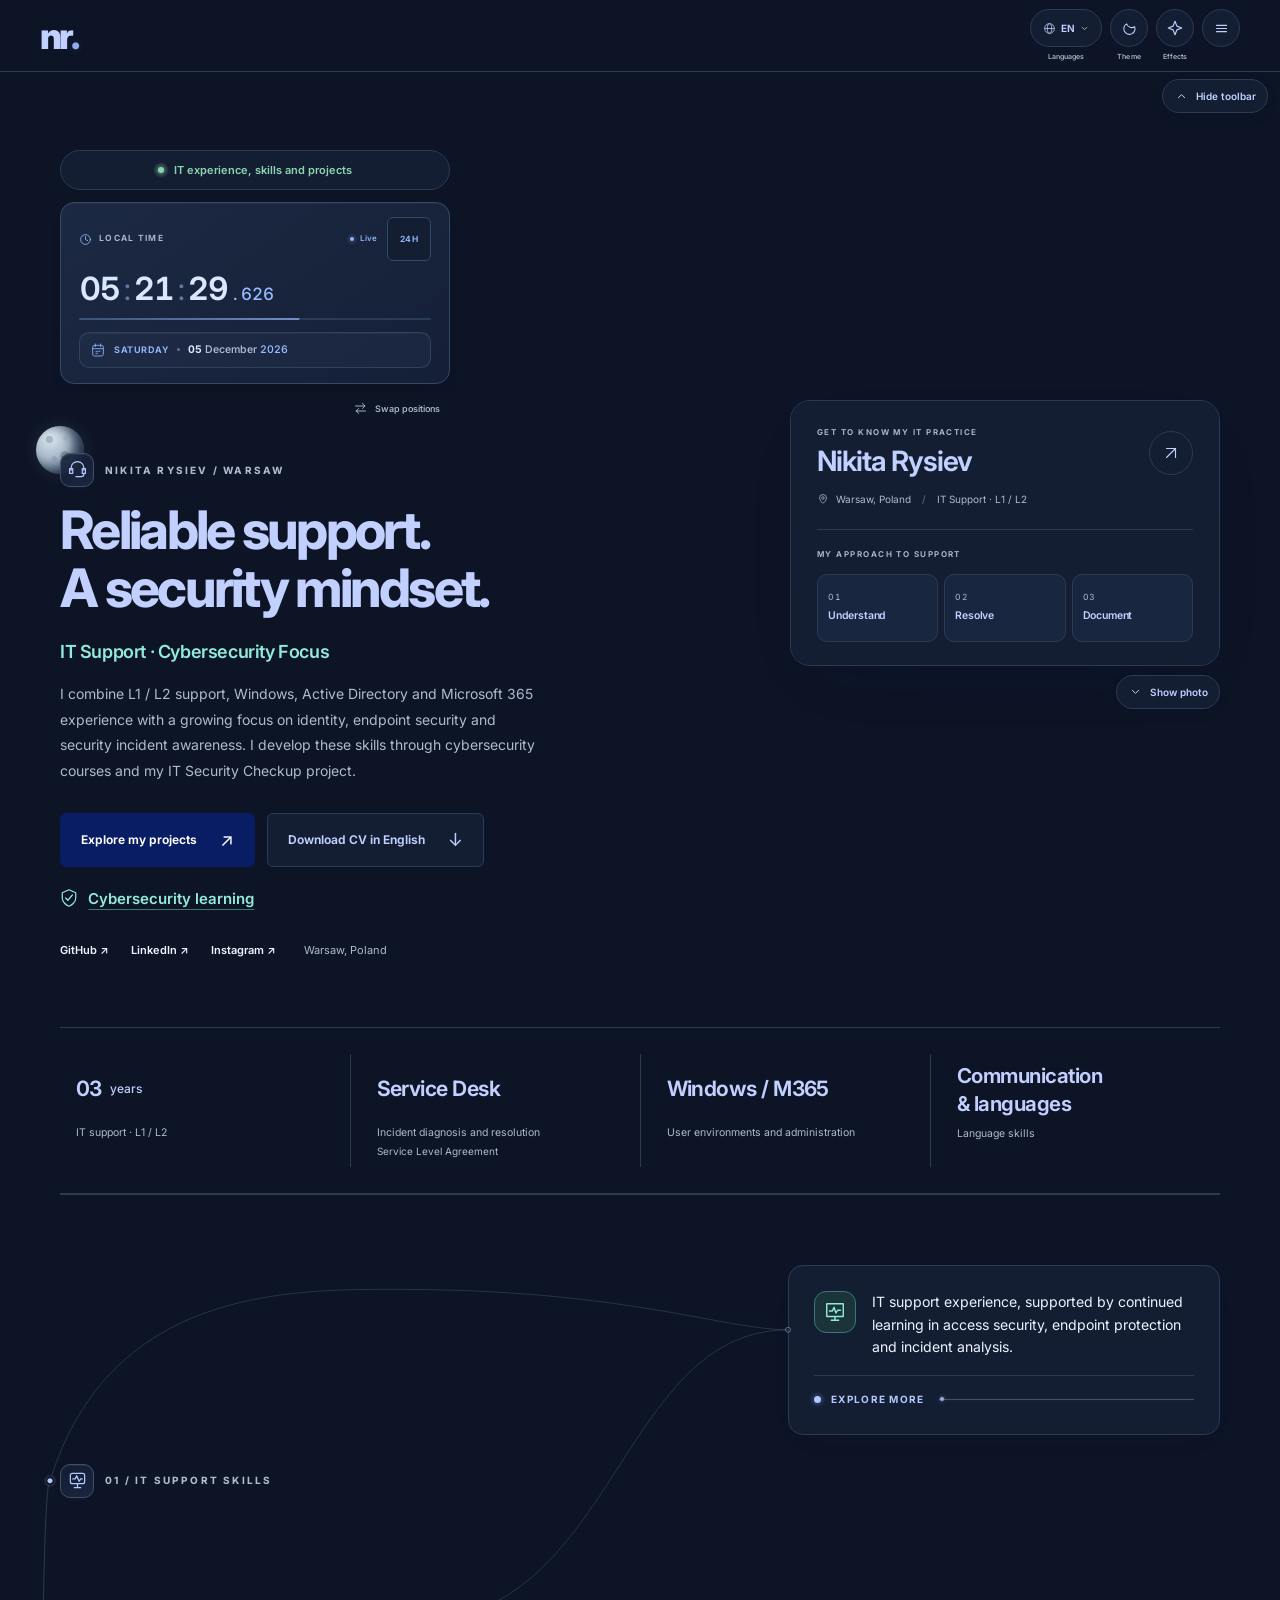
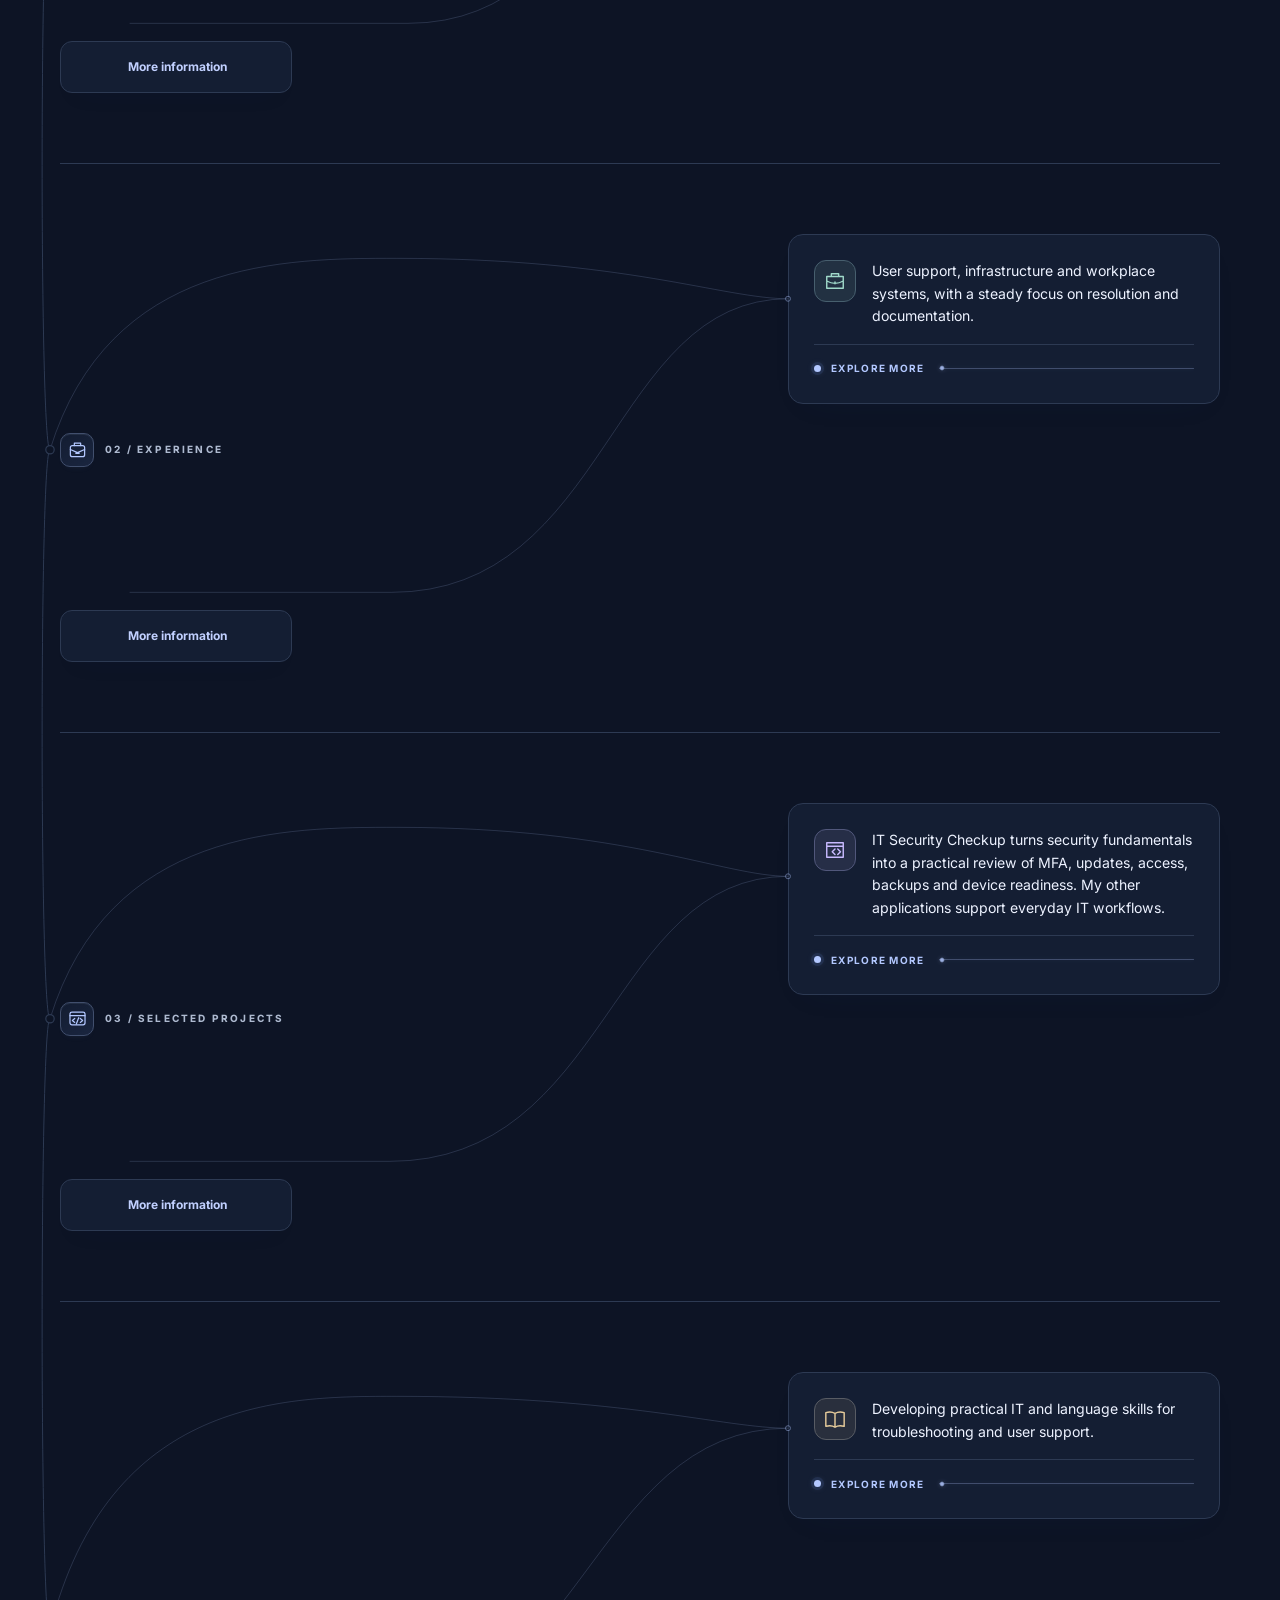
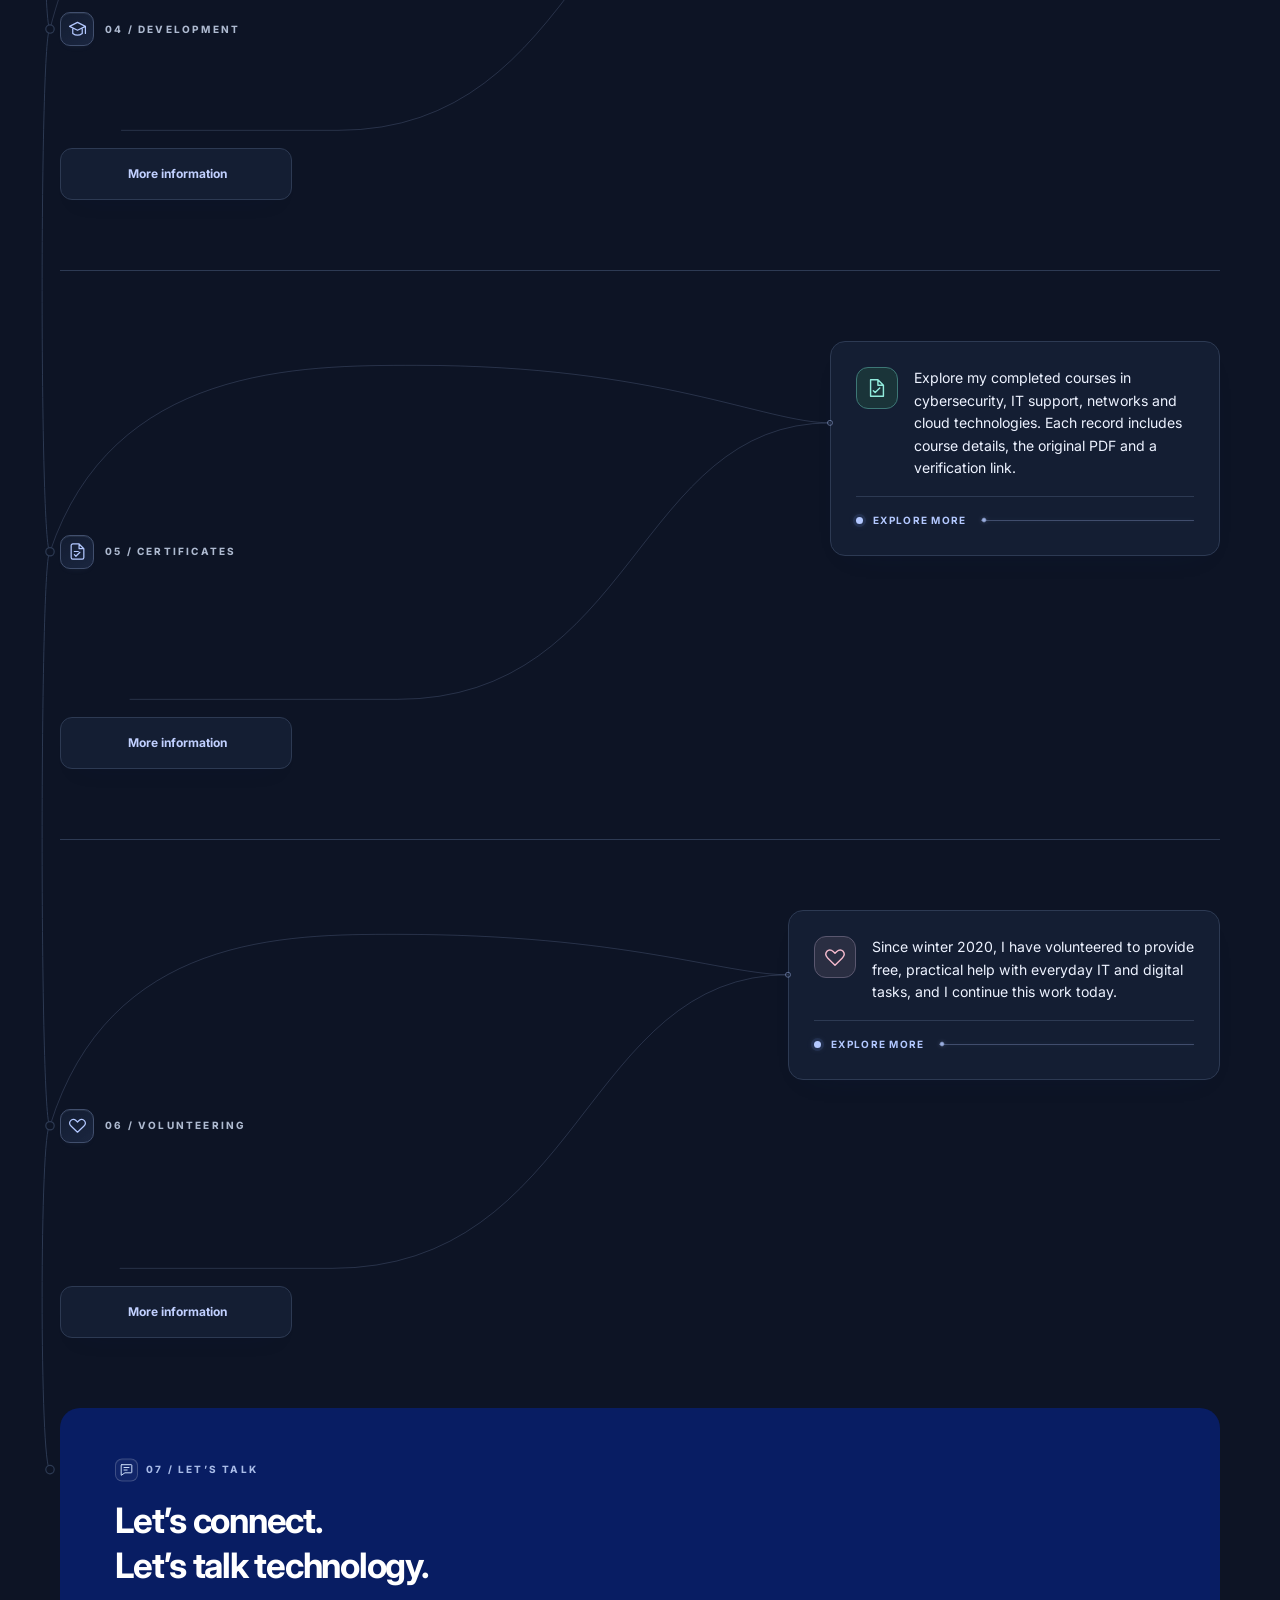
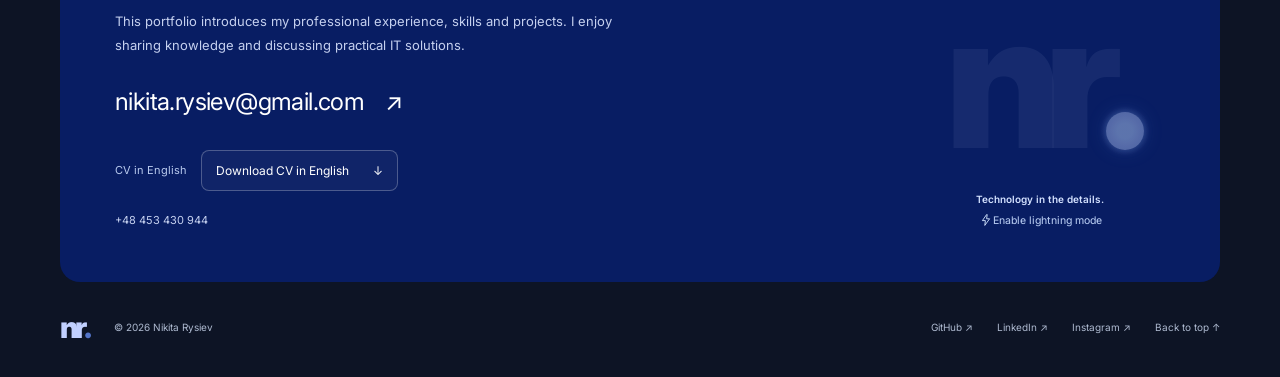
<file: index.html>
<!doctype html>
<html data-theme="dark" lang="en">
  <head>
    <meta charset="UTF-8" />
    <meta name="viewport" content="width=device-width, initial-scale=1" />
    <meta
      name="description"
      content="Nikita Rysiev — IT Support Specialist developing cybersecurity skills. L1 / L2 support, Windows, Microsoft 365, access management, practical projects and completed courses."
    />
    <meta name="theme-color" content="#081d63" />
    <meta name="view-transition" content="same-origin" />
    <title>Nikita Rysiev — IT Support · Cybersecurity Focus</title>
    <link rel="icon" href="favicon.svg" type="image/svg+xml" />
    <script src="theme-init.js?v=20261105-fixed-dark1"></script>
    <link rel="stylesheet" href="styles.css?v=20261010-logo-layout-geo1" />
    <link rel="stylesheet" href="portrait.css?v=20261013-ambient1-geo1" />
    <script src="main.js?v=20261105-fixed-dark1" defer></script>
    <link rel="alternate" hreflang="pl" href="index-pl.html" />
    <link rel="alternate" hreflang="en" href="index.html" />
    <link rel="alternate" hreflang="x-default" href="index.html" />
    <link rel="alternate" hreflang="de" href="index-de.html" />
    <link rel="alternate" hreflang="uk" href="index-uk.html" />
    <link rel="stylesheet" href="motion.css?v=3-geo1" />
    <script src="motion.js?v=20261117-fix1" defer></script>
    <link rel="stylesheet" href="refinement.css?v=20261010-geo1" />
    <script src="refinement.js?v=20260929" defer></script>
    <link rel="stylesheet" href="workspace-projects.css?v=20261010-currency-flow-geo1" />
    <link rel="stylesheet" href="studio-card-motion.css?v=20261017-clean1" />
    <link rel="stylesheet" href="volunteer.css?v=20261009-geo1" />
    <link rel="stylesheet" href="logo-layout.css?v=20261010-mobile-3" />
    <link rel="stylesheet" href="certificates.css?v=20261013" />
    <link rel="stylesheet" href="premium-polish.css?v=20261017-communication1" />
    <link rel="stylesheet" href="section-folds.css?v=20261017-cue1" />
    <link rel="stylesheet" href="education-explorer.css?v=20261013-4-geo1" />
    <link rel="stylesheet" href="career-dates.css?v=20261013-5-geo1" />
    <link rel="stylesheet" href="contact-signature.css?v=20261013-6" />
    <link rel="preload" href="fonts/Inter-Variable.ttf" as="font" type="font/ttf" crossorigin />
    <link rel="stylesheet" href="typography.css?v=20261013-inter" />
    <link rel="stylesheet" href="light-finish.css?v=20261017-contrast1" />
    <link rel="stylesheet" href="electric-mode.css?v=20261017-premium1" />
    <link rel="stylesheet" href="contact-play.css?v=20261014-gravity1" />
    <link rel="stylesheet" href="portrait-electric.css?v=20261102-full1" />
    <link rel="stylesheet" href="premium-electric.css?v=20261017-premium1" />
    <link rel="stylesheet" href="foundation-premium.css?v=20261017-interactive1" />
    <link rel="stylesheet" href="contact-hint.css?v=20261017-brand1" />
    <link rel="stylesheet" href="brand-status.css?v=20261017-pair1" />
    <link rel="stylesheet" href="portrait-steps.css?v=20261017-brand1" />
    <link rel="stylesheet" href="skill-finish.css?v=20261105-wrap1" />
    <link rel="stylesheet" href="project-panels.css?v=20261017-clean1" />
    <link rel="stylesheet" href="content-protection.css?v=20261017-view1" />
    <link rel="stylesheet" href="portrait-life.css?v=20261017-clean-edge2" />
    <link rel="stylesheet" href="profile-clock.css?v=20261107-calendar2" />
    <link rel="stylesheet" href="profile-pair.css?v=20261017-pair1" />
    <link rel="stylesheet" href="certificates-completed.css?v=20261025-order1" />
    <script src="certificates-data.js?v=20261121-motion-logos-istqb" defer></script>
    <script src="certificates.js?v=20261025-order1" defer></script>
    <script src="certificate-library.js?v=20261121-hardware-order" defer></script>
    <script src="section-folds.js?v=20261013-6" defer></script>
    <script src="certificates-motion.js?v=20261117-fix1" defer></script>
    <script src="certificates-order.js?v=20261121-hardware-order" defer></script>
    <script src="education-explorer.js?v=20261013-2" defer></script>
    <script src="electric-mode.js?v=20261108-streaks1" defer></script>
    <script src="contact-play.js?v=20261017-hint1" defer></script>
    <script src="portrait-electric.js?v=20261102-full1" defer></script>
    <script src="premium-electric.js?v=20261025-rounded1" defer></script>
    <script src="brand-status.js?v=20261017-pair1" defer></script>
    <script src="portrait-steps.js?v=20261017-brand1" defer></script>
    <link rel="stylesheet" href="section-cards.css?v=20261117-ui1" />
    <link rel="stylesheet" href="profile-network.css?v=20261105-refresh1" />
    <link rel="stylesheet" href="cloud-mode.css?v=20261102-v41b" />
    <script src="section-cards.js?v=20261117-ui1" defer></script>
    <script src="profile-network.js?v=20261105-full-names3" defer></script>
    <script src="cloud-mode.js?v=20261108-streaks1" defer></script>
    <link rel="stylesheet" href="section-connector.css?v=20261118-linear1" />
    <script src="section-connector.js?v=20261121-synced-titles" defer></script>
    <link rel="stylesheet" href="cloud-layout.css?v=20261102-v41b" />
    <script src="cloud-layout.js?v=20261102-v41b" defer></script>
  <link rel="stylesheet" href="portrait-clouds.css?v=1"/><script src="portrait-clouds.js?v=1" defer></script><link rel="stylesheet" href="facts-alignment.css?v=1"/><link rel="stylesheet" href="cloud-scroll.css?v=20261108-streaks1"/><script src="cloud-scroll.js?v=20261108-streaks1" defer></script><link rel="stylesheet" href="section-links.css?v=suite-sync2"/><script src="section-links.js?v=suite-sync2" defer></script><link rel="stylesheet" href="portrait-welcome.css?v=20261112-english-certs2"/><script src="portrait-welcome.js?v=20261112-english-certs2" defer></script><link rel="stylesheet" href="header-captions.css?v=20261107"/><script src="header-captions.js?v=20261107" defer></script><link rel="stylesheet" href="mobile-finish.css?v=20261117-ui1"/><script defer src="mobile-finish.js?v=20261117-ui1"></script><link rel="stylesheet" href="star-mode.css?v=20261108-stream1"/><script defer src="star-mode.js?v=20261109-orbits3"></script><script defer src="star-visibility.js?v=20261108-streaks1"></script><link rel="stylesheet" href="electric-rain.css?v=20261108-streaks1"/><script defer src="electric-rain.js?v=20261108-streaks1"></script><link rel="stylesheet" href="light-grey-cards.css?v=20261108-streaks1"/><script defer src="theme-effects.js?v=20261108-streaks1"></script><link rel="stylesheet" href="atmosphere-depth.css?v=20261109-orbits3"/><script defer src="atmosphere-depth.js?v=20261109-orbits3"></script><link rel="stylesheet" href="solar-system.css?v=20261112-english-certs2"/><script defer src="solar-system.js?v=20261112-english-certs2"></script><link rel="stylesheet" href="visibility-controls.css?v=20261117-ui1"/><script defer src="visibility-controls.js?v=20261117-ui1"></script><link rel="stylesheet" href="effects-menu.css?v=20261117-fix1"/><link rel="stylesheet" href="portfolio-interface.css?v=20261118-stable1"/>  <link rel="stylesheet" href="cybersecurity-focus.css?v=20261120" />
    <link rel="stylesheet" href="certificate-order.css?v=20261121" />
    <link rel="stylesheet" href="cybersecurity-learning.css?v=suite-sync2" />
    <link rel="stylesheet" href="portfolio-motion-fix.css?v=20261121" />
  </head>
  <body>
    <a class="skip-link" href="#main">Skip to content</a>
    <header class="site-header">
      <div class="nav-shell">
        <a class="brand" href="#about" aria-label="Nikita Rysiev — home"
          >nr<span>.</span><span class="brand-caption">IT SUPPORT · SECURITY</span></a
        >
        <nav class="main-nav" id="navigation" aria-label="Main navigation">
          <a href="#about">About</a>
          <a href="#skills">Skills</a>
          <a href="#experience">Experience</a>
          <a href="#projects">Projects</a>
          <a href="#certificates">Certificates</a>
          <a href="#volunteer">Volunteering</a>
          <a href="#contact">Contact</a>
        </nav>
        <div class="nav-tools">
          <details class="language-switch"><summary aria-label="Choose language"><svg viewBox="0 0 24 24" aria-hidden="true"><circle cx="12" cy="12" r="9"/><ellipse cx="12" cy="12" rx="4" ry="9"/><path d="M3 12h18"/></svg>EN<svg class="language-chevron" viewBox="0 0 16 16" aria-hidden="true"><path d="m4 6 4 4 4-4"/></svg></summary><nav aria-label="Choose language" class="language-options"><a href="index-pl.html" lang="pl" hreflang="pl">Polski<span>PL</span></a><a href="index.html" lang="en" hreflang="en" aria-current="page">English<span>EN</span></a><a href="index-de.html" lang="de" hreflang="de">Deutsch<span>DE</span></a><a href="index-uk.html" lang="uk" hreflang="uk">Українська<span>UK</span></a></nav></details>
          <button
            class="icon-button"
            id="theme-toggle"
            type="button"
            aria-label="Use dark theme"
            aria-pressed="false"
          >
            <svg viewBox="0 0 24 24" aria-hidden="true"><circle cx="12" cy="12" r="4"></circle><path d="M12 2v2m0 16v2M2 12h2m16 0h2M4.93 4.93l1.42 1.42m11.3 11.3 1.42 1.42M4.93 19.07l1.42-1.42m11.3-11.3 1.42-1.42"></path></svg>
          </button>
          <button
            class="icon-button menu-toggle"
            id="menu-toggle"
            type="button"
            aria-label="Menu"
            aria-expanded="false"
            aria-controls="navigation"
          >
            <svg viewBox="0 0 24 24" aria-hidden="true">
              <path d="M4 7h16M4 12h16M4 17h16"></path>
            </svg>
          </button>
        </div>
      </div>
    </header>
    <main id="main" class="container">
      <section class="hero" id="about" aria-labelledby="hero-title">
        <div class="hero-copy">
          <div class="profile-pair" data-profile-pair role="group" aria-label="Status and local time" data-clock-first="Clock above status." data-status-first="Status above clock.">
            <div class="profile-pair-track" id="profile-pair-track" data-pair-track>
              <div class="profile-pair-item" data-profile-item="status">
          <a class="availability" href="#skills" draggable="false" aria-label="Explore my IT skills"><span class="status-dot" aria-hidden="true"></span><span>IT experience, skills and projects</span></a>
              </div>
              <div class="profile-pair-item" data-profile-item="clock">
          <div class="profile-clock" data-profile-clock role="group" aria-label="Current device time" aria-live="off" hidden>
            <div class="profile-clock-head"><span class="profile-clock-title"><svg viewBox="0 0 24 24" aria-hidden="true"><circle cx="12" cy="12" r="9"/><path d="M12 6v6l4 2"/></svg>Local time</span><span class="profile-clock-controls"><span class="profile-clock-live" aria-hidden="true"><i></i>Live</span><button class="profile-clock-format" type="button" data-clock-format aria-pressed="false" aria-label="12-hour format" title="Switch to 12-hour format">24H</button></span></div>
            <time class="profile-clock-time" data-clock-time><span data-clock-hours>00</span><span class="profile-clock-colon" aria-hidden="true">:</span><span data-clock-minutes>00</span><span class="profile-clock-colon" aria-hidden="true">:</span><span data-clock-seconds>00</span><span class="profile-clock-fraction" aria-hidden="true"><span class="profile-clock-decimal">.</span><span data-clock-milliseconds>000</span></span><span class="profile-clock-period" data-clock-period aria-hidden="true" hidden></span></time><span class="profile-clock-meter" aria-hidden="true"><i></i></span>
            <div class="profile-clock-calendar"><svg class="profile-clock-calendar-icon" viewBox="0 0 24 24" aria-hidden="true"><rect x="4" y="5" width="16" height="16" rx="3"/><path d="M8 3v4m8-4v4M4 10h16m-11 4h2m2 0h2m-6 3h2"/></svg><span class="profile-clock-weekday" data-clock-weekday></span><span class="profile-clock-date-divider" aria-hidden="true"></span><time class="profile-clock-date" data-clock-date></time></div>
          </div>
              </div>
            </div>
            <div class="profile-pair-tools" hidden><button class="profile-pair-swap" type="button" data-pair-swap aria-controls="profile-pair-track" aria-pressed="false" aria-label="Swap the status and clock. You can also swipe them sideways." title="Swap the status and clock. You can also swipe them sideways."><svg viewBox="0 0 24 24" aria-hidden="true"><path d="M4 8h15m-4-4 4 4-4 4M20 16H5m4-4-4 4 4 4"/></svg><span>Swap positions</span></button></div>
            <span class="profile-pair-announcement" data-pair-announcement role="status" aria-live="polite" aria-atomic="true"></span>
          </div>
          <p class="eyebrow hero-name"><span class="section-symbol" aria-hidden="true"><svg viewBox="0 0 24 24" focusable="false"><path d="M4 13V10a8 8 0 0 1 16 0v3M4 11H2v6h4v-6Zm16 0h2v6h-4v-6ZM20 17v1a3 3 0 0 1-3 3h-4"/><path d="M10 21h3"/></svg></span>NIKITA RYSIEV / WARSAW</p>
          <h1 id="hero-title">Reliable support.<br />A security mindset.</h1>
          <p class="hero-role">IT Support · Cybersecurity Focus</p>
          <p class="hero-description">I combine L1 / L2 support, Windows, Active Directory and Microsoft 365 experience with a growing focus on identity, endpoint security and security incident awareness. I develop these skills through cybersecurity courses and my IT Security Checkup project.</p>
          <div class="hero-actions">
            <a class="button button-primary" href="#projects"
              ><span>Explore my projects</span
              ><span aria-hidden="true">↗</span></a
            ><a class="button button-secondary" href="CV_NIKITA_RYSIEV_IT_SUPPORT_EN.pdf" download="CV_NIKITA_RYSIEV_IT_SUPPORT_EN.pdf" hreflang="en"><span>Download CV in English</span><span aria-hidden="true">↓</span></a>
          </div>
          <a class="cyber-learning-link" href="#certificates" aria-label="Explore my completed courses"><svg viewBox="0 0 24 26" aria-hidden="true" focusable="false"><path d="M12 2 21 6v7c0 6-6 10-9 11-3-1-9-5-9-11V6Z"/><path d="m7.5 13 3 3 6-7"/></svg><span>Cybersecurity learning</span></a>
          <div class="hero-links">
            <a
              href="https://github.com/webdevnikfull"
              target="_blank"
              rel="noopener noreferrer"
              >GitHub ↗</a
            ><a
              href="https://linkedin.com/in/nikita-rysiev-a4b7921b4/"
              target="_blank"
              rel="noopener noreferrer"
              >LinkedIn ↗</a
            ><a href="https://www.instagram.com/_visual.nik/" target="_blank" rel="noopener noreferrer">Instagram ↗</a
            ><span>Warsaw, Poland</span>
          </div>
        </div>
        <div class="hero-visual">
          <details class="portrait-welcome" open>
            <summary title="Drag the greeting whether expanded or collapsed. Click to expand or collapse. Keyboard: Alt and arrow keys."><span class="welcome-title">Welcome</span><span class="welcome-message"><span class="welcome-full">Hi, glad you're here</span><span class="welcome-typed" aria-hidden="true" hidden></span><span class="welcome-caret" aria-hidden="true"></span></span><span class="welcome-chevron" aria-hidden="true"></span></summary>
          </details>
          <div class="portrait-frame">
            <div class="portrait-image-wrap">
              <span class="portrait-photo-motion"><img
                src="nikita-rysiev.png"
                alt="Nikita Rysiev"
                width="502"
                height="502"
                fetchpriority="high"
              /></span>
              <div class="portrait-topline">
                <span aria-hidden="true"></span
                ><span class="portrait-monogram" aria-hidden="true">nr.</span>
              </div>
              <div class="portrait-photo-label">
                <span class="portrait-dot"></span>IT SUPPORT SPECIALIST
              </div>
            </div>
            <div class="portrait-details">
              <div class="portrait-identity">
                <div>
                  <p class="portrait-kicker">GET TO KNOW MY IT PRACTICE</p>
                  <p class="portrait-name">Nikita Rysiev</p>
                </div>
                <a
                  class="portrait-contact"
                  href="#contact"
                  aria-label="Contact — Nikita Rysiev"
                  ><svg viewBox="0 0 24 24" aria-hidden="true">
                    <path d="M6 18 18 6M6 6h12v12"></path></svg
                ></a>
              </div>
              <div class="portrait-location">
                <svg viewBox="0 0 24 24" aria-hidden="true">
                  <path
                    d="M19 10c0 5-7 11-7 11S5 15 5 10a7 7 0 1 1 14 0Z"
                  ></path>
                  <circle cx="12" cy="10" r="2.5"></circle></svg
                ><span>Warsaw, Poland</span
                ><span class="portrait-divider" aria-hidden="true">/</span
                ><span>IT Support · L1 / L2</span>
              </div>
              <div class="portrait-method">
                <p class="portrait-kicker">MY APPROACH TO SUPPORT</p>
                <div class="portrait-steps">
                  <span><small>01</small><strong>Understand</strong></span
                  ><span><small>02</small><strong>Resolve</strong></span
                  ><span><small>03</small><strong>Document</strong></span>
                </div>
              </div>
            </div>
          </div>
        </div>
      </section>
      <div class="facts-strip" aria-label="Professional profile">
        <div>
          <strong>03<span>years</span></strong>
          <p>IT support · L1 / L2</p>
        </div>
        <div>
          <strong>Service Desk</strong>
          <p>Incident diagnosis and resolution<span class="fact-service-detail">Service Level Agreement</span></p>
        </div>
        <div>
          <strong>Windows / M365</strong>
          <p>User environments and administration</p>
        </div>
        <div>
          <strong class="facts-communication">Communication &amp; languages</strong>
          <p>Language skills</p>
        </div>
      </div>

      <section class="section" id="skills" aria-labelledby="skills-title">
        <div class="section-heading">
          <div>
            <p class="eyebrow"><span class="section-symbol" aria-hidden="true"><svg viewBox="0 0 24 24" focusable="false"><rect x="3" y="3" width="18" height="13" rx="2.5"/><path d="M8 21h8m-4-5v5M6 10h3l2-4 3 7 2-3h2"/></svg></span><span class="section-eyebrow-label"><span class="section-order-number">01</span> / IT SUPPORT SKILLS</span></p>
            <h2 id="skills-title">Reliable systems.<br />Safer everyday work.</h2>
          </div>
          <p class="section-intro">IT support experience, supported by continued learning in access security, endpoint protection and incident analysis.</p>
        </div>
        <div class="skills-grid">
          <article class="skill-card">
            <span class="skill-symbol" aria-hidden="true"><svg viewBox="0 0 24 24"><circle cx="12" cy="12" r="8"/><path d="m8 12 3 3 5-6"/></svg></span>
            <h3>Incident support</h3>
            <p>L1 / L2 support requests: diagnosis, clear documentation and escalation of complex issues.</p>
          <div class="tags"><span>Jira Service Desk</span><span>Service Level Agreement</span><span>RCA</span></div>
          </article>
          <article class="skill-card">
            <span class="skill-symbol" aria-hidden="true"><svg viewBox="0 0 24 24"><path d="m8 7-5 5 5 5m8-10 5 5-5 5m-3-13-2 16"/></svg></span>
            <h3>Workplace systems</h3>
            <p>Supporting Windows environments, Active Directory accounts, Microsoft 365 access and everyday workplace tools. Using Microsoft Copilot to automate tasks.</p>
            <div class="tags"><span>Windows 10/11</span><span>Android</span><span>iOS</span><span>Active Directory</span><span>Microsoft 365</span><span>Microsoft Intune</span><span>Microsoft Entra ID</span><span>Microsoft Copilot</span></div>
          </article>
          <article class="skill-card">
            <span class="skill-symbol" aria-hidden="true"><svg viewBox="0 0 24 24"><rect x="3" y="4" width="18" height="13" rx="3"/><path d="M8 21h8m-4-4v4M6 11h3l2-3 3 6 2-3h2"/></svg></span>
            <h3>Infrastructure &amp; devices</h3>
            <p>On-site hardware and network-device troubleshooting, configuration and testing of LAN / WLAN connections.</p>
            <div class="tags"><span>LAN / WLAN</span><span>Hardware</span></div>
          </article>
        </div>
        <div class="cyber-learning" aria-labelledby="cyber-learning-title"><p class="cyber-learning-eyebrow">CYBERSECURITY LEARNING & PRACTICE</p><h3 id="cyber-learning-title">Building security knowledge on an IT support foundation.</h3><p class="cyber-learning-intro">These are my current learning areas, connected to completed courses and practical project work.</p><div class="skills-grid cyber-learning-grid"><article class="skill-card cyber-learning-card"><span class="skill-symbol" aria-hidden="true"><svg viewBox="0 0 24 24" focusable="false"><circle cx="9" cy="8" r="3"/><path d="M3 21v-3a6 6 0 0 1 8-5M17 12l4 2v3c0 3-4 5-4 5s-4-2-4-5v-3Z"/></svg></span><h3>Identity & access</h3><p>I connect my Active Directory and Microsoft Entra ID background with further study of MFA, access control and endpoint administration.</p><div class="tags"><span>Microsoft Entra ID</span><span>MFA</span><span>Access control</span></div></article><article class="skill-card cyber-learning-card"><span class="skill-symbol" aria-hidden="true"><svg viewBox="0 0 24 24" focusable="false"><rect x="3" y="4" width="18" height="13" rx="2"/><path d="M8 21h8m-4-4v4m-4-10 3 3 5-6"/></svg></span><h3>Endpoints & resilience</h3><p>My IT Security Checkup project brings together updates, access checks, backup readiness and device basics in a practical review.</p><div class="tags"><span>Microsoft Intune</span><span>Patch management</span><span>Backup &amp; recovery</span></div></article><article class="skill-card cyber-learning-card"><span class="skill-symbol" aria-hidden="true"><svg viewBox="0 0 24 24" focusable="false"><path d="M12 3 3 7v6c0 5 9 9 9 9s9-4 9-9V7Z"/><path d="M12 8v5m0 3h.01"/></svg></span><h3>Security incident analysis</h3><p>My completed CySA+ preparation and cybersecurity fundamentals courses support further learning in incident response, network security and vulnerability management.</p><div class="tags"><span>Network Security</span><span>Incident Response</span><span>Vulnerability Management</span></div></article></div></div>

      </section>

      <section
        class="section experience-section"
        id="experience"
        aria-labelledby="experience-title"
      >
        <div class="section-heading">
          <div>
            <p class="eyebrow"><span class="section-symbol" aria-hidden="true"><svg viewBox="0 0 24 24" focusable="false"><rect x="3" y="7" width="18" height="14" rx="2.5"/><path d="M8 7V4h8v3M3 12l9 4 9-4M10 15v2h4v-2"/></svg></span><span class="section-eyebrow-label"><span class="section-order-number">02</span> / EXPERIENCE</span></p>
            <h2 id="experience-title">Experience that<br>keeps work moving.</h2>
          </div>
          <p class="section-intro">User support, infrastructure and workplace systems, with a steady focus on resolution and documentation.</p>
        </div>
        <div class="timeline">
          <article class="experience-row"><div class="experience-date"><a class="company-logo company-logo--iss company-logo-link" href="https://www.pl.issworld.com/" target="_blank" rel="noopener noreferrer" aria-label="ISS Polska — Facility management · technical services (official website)"><img src="brand-logos/iss.png" alt="ISS Polska logo" width="116" height="82" loading="lazy" decoding="async"></a><a class="experience-area experience-area-link" href="https://www.pl.issworld.com/" target="_blank" rel="noopener noreferrer" aria-label="ISS Polska — Facility management · technical services (official website)">Facility management · technical services<span class="external-arrow" aria-hidden="true">↗</span></a><span class="career-years"><span class="career-date-text"><span class="career-date-end">present</span><span class="career-date-start">autumn 2026</span></span></span></div><div class="experience-detail"><p class="company">ISS POLSKA</p><h3>IT Specialist · User &amp; Infrastructure Support</h3><ul><li>Support users with hardware, software and service-access issues.</li><li>Set up workstations and troubleshoot LAN / WLAN connectivity.</li><li>Handle support tickets, assist Microsoft 365 users and document solutions.</li></ul><div class="experience-tags"><span>IT Support</span><span>Microsoft 365</span><span>LAN / WLAN</span><span>Documentation</span><span>Troubleshooting</span><span>Workstations</span></div></div></article>
          <article class="experience-row"><div class="experience-date"><a class="company-logo company-logo--inflaa company-logo-link" href="https://inflaa.com/" target="_blank" rel="noopener noreferrer" aria-label="INFLAA — Inflatable attractions · e-commerce (official website)"><img src="brand-logos/inflaa.svg" alt="INFLAA logo" width="140" height="22" loading="lazy" decoding="async"></a><a class="experience-area experience-area-link" href="https://inflaa.com/" target="_blank" rel="noopener noreferrer" aria-label="INFLAA — Inflatable attractions · e-commerce (official website)">Inflatable attractions · e-commerce<span class="external-arrow" aria-hidden="true">↗</span></a><span class="career-years"><span class="career-date-text"><span class="career-date-end">autumn 2025</span><span class="career-date-start">summer 2025</span></span></span></div><div class="experience-detail"><p class="company">INFLAA</p><h3>IT Specialist · E-commerce Support</h3><ul><li>Handled support requests from e-commerce platform users.</li><li>Initially diagnosed reported issues and escalated more complex cases.</li></ul><div class="experience-tags"><span>E-commerce</span><span>User support</span><span>Escalation</span><span>Initial diagnosis</span></div></div></article>
          <article class="experience-row"><div class="experience-date"><a class="company-logo company-logo--fujitsu company-logo-link" href="https://global.fujitsu/pl-PL" target="_blank" rel="noopener noreferrer" aria-label="Fujitsu — IT services · digital transformation (official website)"><img src="brand-logos/fujitsu.png" alt="Fujitsu logo" width="66" height="66" loading="lazy" decoding="async"></a><a class="experience-area experience-area-link" href="https://global.fujitsu/pl-PL" target="_blank" rel="noopener noreferrer" aria-label="Fujitsu — IT services · digital transformation (official website)">IT services · digital transformation<span class="external-arrow" aria-hidden="true">↗</span></a><span class="career-years"><span class="career-date-text"><span class="career-date-end">autumn 2023</span><span class="career-date-start">spring 2022</span></span></span></div><div class="experience-detail"><p class="company">FUJITSU SOLUTIONS</p><h3>IT Specialist · Service Desk &amp; Technical Support</h3><ul><li>Diagnosed, resolved and logged IT incidents in a Service Desk system in line with service level agreements.</li><li>Performed root cause analysis with L1 / L2 teams.</li><li>Supported users and managed accounts and permissions in Active Directory.</li><li>Provided IT support through Fujitsu for corporate clients including Mitsubishi Electric and PGE Energetyka Kolejowa.</li><li>Used my category B driving licence for occasional business trips.</li></ul><div class="experience-tags"><span>Service Level Agreement</span><span>Active Directory</span><span>Category B driving licence</span></div></div></article>
        </div>
      </section>

      <section class="section" id="projects" aria-labelledby="projects-title">
        <div class="section-heading">
          <div>
            <p class="eyebrow"><span class="section-symbol" aria-hidden="true"><svg viewBox="0 0 24 24" focusable="false"><rect x="2.5" y="4" width="19" height="16" rx="2.5"/><path d="M2.5 8.5h19M8.5 12l-3 2.5 3 2.5m7-5 3 2.5-3 2.5m-2-6-3 8"/></svg></span><span class="section-eyebrow-label"><span class="section-order-number">03</span> / SELECTED PROJECTS</span></p>
            <h2 id="projects-title">Security in practice.<br />Tools for IT support.</h2>
          </div>
          <p class="section-intro">IT Security Checkup turns security fundamentals into a practical review of MFA, updates, access, backups and device readiness. My other applications support everyday IT workflows.</p>
        </div>
        <div class="projects-grid">
          <article class="project-card">
            <div class="project-visual todo-visual" aria-hidden="true">
              <span class="visual-label">01 / TASK MANAGEMENT</span>
              <div class="mock-window project-demo-panel">
                <div class="window-bar">
                  <i></i><i></i><i></i><span>todo.app</span>
                </div>
                <div class="todo-body">
                  <div class="mock-title">
                    A little more organised.<span>MY TASKS / TODAY</span>
                  </div>
                  <div class="mock-task">
                    <b>✓</b><span>Review the interface</span><em>Done</em>
                  </div>
                  <div class="mock-task">
                    <b>✓</b><span>Check the details</span><em>Done</em>
                  </div>
                  <div class="mock-task pending">
                    <b></b><span>Make it better</span><em>Next</em>
                  </div>
                </div>
              </div>
              <span class="visual-footnote">Animated interface illustration</span>
            </div>
            <div class="project-content">
              <div class="project-meta">
                <span>JAVASCRIPT / LOCAL STORAGE</span><span>01</span>
              </div>
              <h3>Taskly — ToDo App</h3>
              <p>
                A working task manager with priorities, due dates, search and
                local storage. A responsive interface focused on clarity and
                everyday use.
              </p>
              <div class="qa-note">
                <span>IT SUPPORT PERSPECTIVE</span>
                <p>
                  Clear task states, persistence and everyday workflow checks.
                  Browser checks include editing, persistence, completion and
                  undoing deletion.
                </p>
              </div>
              <div class="project-links">
                <a
                  href="taskly/index.html"
                  target="_blank"
                  rel="noopener noreferrer"
                  >Live preview ↗</a
                >
                <a
                  href="https://github.com/webdevnikfull/nr._taskly."
                  target="_blank"
                  rel="noopener noreferrer"
                  >GitHub repository ↗</a
                >
              </div>
            </div>
          </article>
          <article class="project-card">
            <div class="project-visual bmi-visual" aria-hidden="true">
              <span class="visual-label">02 / DATA &amp; CALCULATIONS</span>
              <div class="bmi-mock project-demo-panel">
                <span class="micro-label">BODY MASS INDEX</span>
                <div class="bmi-value">22.4<span>kg/m²</span></div>
                <div class="bmi-scale"><i></i></div>
                <div class="bmi-inputs">
                  <span
                    >HEIGHT<strong>180 <small>cm</small></strong></span
                  ><span
                    >WEIGHT<strong>72.5 <small>kg</small></strong></span
                  >
                </div>
              </div>
              <span class="visual-footnote">Animated interface illustration</span>
            </div>
            <div class="project-content">
              <div class="project-meta">
                <span>JAVASCRIPT / CALCULATOR</span><span>02</span>
              </div>
              <h3>BMI Calculator</h3>
              <p>
                A web application for calculating body mass index. A focused
                interface for working with numerical inputs.
              </p>
              <div class="qa-note">
                <span>IT SUPPORT PERSPECTIVE</span>
                <p>
                  Clear input handling, useful feedback and reliable results for
                  and calculation accuracy.
                </p>
              </div>
              <div class="project-links">
                <a
                  href="bmi/index.html"
                  target="_blank"
                  rel="noopener noreferrer"
                  >Live preview ↗</a
                >
                <a
                  href="https://github.com/webdevnikfull/nr._bmi.calculator"
                  target="_blank"
                  rel="noopener noreferrer"
                  >GitHub repository ↗</a
                >
              </div>
            </div>
          </article>
          <article class="project-card">
            <div class="project-visual tool-visual" aria-hidden="true">
              <span class="visual-label">03 / LINK STUDIO</span>
              <div class="tool-preview project-demo-panel"><div class="window-bar"><i></i><i></i><i></i><span>link.studio</span></div><div class="link-demo"><div><div class="mock-title">One link. More possibilities.</div><div class="link-field">https://example.com/project</div></div><div class="qr-demo"><svg viewBox="0 0 70 70" aria-hidden="true"><path d="M4 4h18v18H4zM48 4h18v18H48zM4 48h18v18H4z" fill="none" stroke="currentColor" stroke-width="5"/><path d="M10 10h6v6h-6zM54 10h6v6h-6zM10 54h6v6h-6zM29 3h7v12h-7zM29 22h13v7H29zM3 29h12v7H3zM21 34h8v10h-8zM35 35h12v7H35zM54 29h12v7H54zM29 49h8v17h-8zM43 48h7v8h-7zM56 41h10v8H56zM54 58h12v8H54zM40 62h8v5h-8z" fill="currentColor"/></svg><i></i></div></div></div><span class="visual-footnote">Animated interface illustration</span>
            </div>
            <div class="project-content">
              <div class="project-meta">
                <span>JAVASCRIPT / SVG / CANVAS</span><span>03</span>
              </div>
              <h3>Link Studio — QR</h3>
              <p>An interactive QR generator for websites, portfolios and events. Live preview, color selection and PNG or SVG export.</p>
              <div class="qa-note"><span>IT SUPPORT PERSPECTIVE</span><p>Clear controls, local QR generation and files ready to share.</p></div><div class="project-links">
                <a href="link-studio/index.html" target="_blank" rel="noopener noreferrer">Live preview ↗</a>
                <a href="https://github.com/webdevnikfull/nr._link-studio/" target="_blank" rel="noopener noreferrer">GitHub repository ↗</a>
              </div>
              </div>
            </div>
          </article>
        </div>
      </section>

      <section
        class="section education-section"
        id="education"
        aria-labelledby="education-title"
      >
        <div class="section-heading education-heading">
          <div>
            <p class="eyebrow"><span class="section-symbol" aria-hidden="true"><svg viewBox="0 0 24 24" focusable="false"><path d="m2 8 10-5 10 5-10 5-10-5Zm4 3v6c4 3 8 3 12 0v-6m4-3v9"/></svg></span><span class="section-eyebrow-label"><span class="section-order-number">04</span> / DEVELOPMENT</span></p>
            <h2 id="education-title">Always learning.</h2>
          </div>
          <p class="section-intro">Developing practical IT and language skills for troubleshooting and user support.</p>
        </div>
        <div class="education-list">
          <article>
            <span class="education-date">2025 — PRESENT</span>
            <h3>Mate Academy Polska</h3>
            <p>Applied computer science</p>
          </article>
          <article>
            <span class="education-date">2016 — 2020</span>
            <h3>Emilia Plater General Secondary School No. 2</h3>
            <p>Computer science profile</p>
          </article>
          <div class="education-learning">
            <div class="education-panel-heading education-learning-heading">
              <h3>Additional education</h3>
            </div>
            <article class="education-card education-learning-card">
              <span class="education-learning-icon" aria-hidden="true"><svg viewBox="0 0 24 24" fill="none"><path d="M4 5.5c3.1-.8 5.8-.4 8 1.3 2.2-1.7 4.9-2.1 8-1.3v13c-3.1-.8-5.8-.4-8 1.3-2.2-1.7-4.9-2.1-8-1.3v-13Z"/><path d="M12 6.8v13"/></svg></span>
              <span class="education-date education-learning-date">2026 — present</span>
              <h3>LinkedIn Learning</h3>
              <p>Since 2026, I have been learning on LinkedIn Learning and developing my IT skills.</p>
            </article>
          </div>
          <div class="languages"><span>Polish · intermediate</span><span>English · intermediate</span
            ><span>Ukrainian · intermediate</span><span>German · basic</span></div>
        </div>
      </section>

      <section class="section certificates-section" id="certificates" aria-labelledby="certificates-title">
        <div class="certificates-heading">
          <div>
            <p class="eyebrow"><span class="section-symbol" aria-hidden="true"><svg viewBox="0 0 24 24" focusable="false"><path d="M14 2.5H6a2 2 0 0 0-2 2v15a2 2 0 0 0 2 2h12a2 2 0 0 0 2-2V8.5l-6-6Zm0 0v6h6M8 12h5m-5 4 2 2 5-5"/></svg></span><span class="section-eyebrow-label"><span class="section-order-number">05</span> / CERTIFICATES</span></p>
            <h2 id="certificates-title">Certificates.<br />Learning for safer IT.</h2>
          </div>
          <p class="section-intro">Explore my completed courses in cybersecurity, IT support, networks and cloud technologies. Each record includes course details, the original PDF and a verification link.</p>
        </div>
        <div class="certificate-grid" id="certificate-grid" hidden></div>
        <div class="certificate-upcoming" id="certificate-upcoming">
          <article class="certificate-source certificate-provider certificate-provider--pending" data-certificate-issuer="Mate Academy Polska">
            <div class="certificate-provider-head">
              <div class="certificate-provider-title"><span class="certificate-provider-mark certificate-provider-mark--academy" aria-hidden="true"><svg viewBox="0 0 24 24" aria-hidden="true" focusable="false"><path d="m3 9 9-5 9 5-9 5-9-5Z"/><path d="M7 12v5c3 2 7 2 10 0v-5M21 9v7"/></svg></span><h3>Mate Academy Polska</h3></div>
              <span class="certificate-provider-count certificate-provider-status">In preparation</span>
            </div>
            <div class="certificate-provider-empty"><svg class="certificate-category-symbol" viewBox="0 0 24 24" aria-hidden="true" focusable="false"><path d="M12 3V21M4.2 7.5L19.8 16.5M4.2 16.5L19.8 7.5"/></svg><p>A place for certificates from completed modules at my IT academy.</p></div>
          </article>
          <article class="certificate-source certificate-provider certificate-provider--pending" data-certificate-issuer="LinkedIn Learning">
            <div class="certificate-provider-head">
              <div class="certificate-provider-title"><span class="certificate-provider-mark certificate-provider-mark--linkedin" aria-hidden="true">in</span><h3>LinkedIn Learning</h3></div>
              <span class="certificate-provider-count certificate-provider-status">In preparation</span>
            </div>
            <div class="certificate-provider-empty"><svg class="certificate-category-symbol" viewBox="0 0 24 24" aria-hidden="true" focusable="false"><path d="M12 3V21M4.2 7.5L19.8 16.5M4.2 16.5L19.8 7.5"/></svg><p>A place for certificates from completed LinkedIn Learning courses.</p></div>
          </article>
        </div>
      </section>

      <section class="section volunteer-section" id="volunteer" aria-labelledby="volunteer-title">
        <div class="section-heading volunteer-heading">
          <div><p class="eyebrow"><span class="section-symbol" aria-hidden="true"><svg viewBox="0 0 24 24" focusable="false"><path d="M12 20.5 4.1 13C-1.1 8 5.5 1.4 10 5.7L12 7.6l2-1.9C18.5 1.4 25.1 8 19.9 13L12 20.5Z"/></svg></span><span class="section-eyebrow-label"><span class="section-order-number">06</span> / VOLUNTEERING</span></p><h2 id="volunteer-title">Technology that<br />helps people.</h2></div>
          <p class="section-intro">Since winter 2020, I have volunteered to provide free, practical help with everyday IT and digital tasks, and I continue this work today.</p>
        </div>
        <article class="volunteer-card">
          <div class="volunteer-card-head">
            <span class="volunteer-mark" aria-hidden="true"><svg viewBox="0 0 24 24" fill="none" stroke="currentColor" stroke-width="1.5" stroke-linecap="round" stroke-linejoin="round"><rect x="3" y="4" width="18" height="14" rx="2.5"/><path d="M8 21h8M12 18v3M9 11.2l2.1 2.1 4.2-4.7"/></svg></span>
            <div class="volunteer-identity"><span class="volunteer-period">winter 2020 — present</span><h3>Chrześcijańska Fundacja Radość</h3><p>Volunteer · IT and digital support</p></div>
            <a class="volunteer-site" href="https://fundacja-radosc.pl/" target="_blank" rel="noopener noreferrer">About the foundation<span aria-hidden="true">↗</span></a>
          </div>
          <div class="volunteer-grid">
            <div class="volunteer-item"><span class="volunteer-index" aria-hidden="true"><svg xmlns="http://www.w3.org/2000/svg" viewBox="0 0 24 24" width="18" height="18" fill="none" stroke="currentColor" stroke-width="1.7" stroke-linecap="round" stroke-linejoin="round" focusable="false"><rect x="3" y="4" width="18" height="13" rx="2"/><path d="M8 21h8M12 17v4M6 11h3l2-4 3 7 2-3h2"/></svg></span><h4><button class="volunteer-select" type="button" aria-pressed="false">Hardware &amp; troubleshooting</button></h4><p>I help identify faults, repair computers and other IT devices, and get them working again.</p></div>
            <div class="volunteer-item"><span class="volunteer-index" aria-hidden="true"><svg xmlns="http://www.w3.org/2000/svg" viewBox="0 0 24 24" width="18" height="18" fill="none" stroke="currentColor" stroke-width="1.7" stroke-linecap="round" stroke-linejoin="round" focusable="false"><path d="M11 20H5a2 2 0 0 1-2-2V5a2 2 0 0 1 2-2h14a2 2 0 0 1 2 2v5M3 8h18M6 5.5h.01M9 5.5h.01"/><circle cx="16.5" cy="16.5" r="3.5"/><circle cx="16.5" cy="16.5" r="1"/><path d="M16.5 11v2m0 7v2M11 16.5h2m7 0h2M12.6 12.6l1.4 1.4m5 5 1.4 1.4m-7.8 0 1.4-1.4m5-5 1.4-1.4"/></svg></span><h4><button class="volunteer-select" type="button" aria-pressed="false">Software setup</button></h4><p>I install and configure software, resolve day-to-day technical issues and explain the next steps clearly.</p></div>
            <div class="volunteer-item"><span class="volunteer-index" aria-hidden="true"><svg xmlns="http://www.w3.org/2000/svg" viewBox="0 0 24 24" width="18" height="18" fill="none" stroke="currentColor" stroke-width="1.7" stroke-linecap="round" stroke-linejoin="round" focusable="false"><path d="M14 2H6a2 2 0 0 0-2 2v16a2 2 0 0 0 2 2h12a2 2 0 0 0 2-2V8zM14 2v6h6M8 11h3M8 16l2.5 2.5L16 13"/></svg></span><h4><button class="volunteer-select" type="button" aria-pressed="false">Digital documents</button></h4><p>I provide basic technical help with preparing and organising legalisation, financial, official, consular and other documents.</p></div>
          </div>
          <p class="volunteer-footnote">Practical support · patience · clear communication</p>
        </article>
      </section>

      <section
        class="contact-section"
        id="contact"
        aria-labelledby="contact-title"
      >
        <div class="contact-text">
          <p class="eyebrow"><span class="section-symbol" aria-hidden="true"><svg viewBox="0 0 24 24" focusable="false"><path d="M4.5 3.5h15a1 1 0 0 1 1 1v11a1 1 0 0 1-1 1h-10l-6 4v-16a1 1 0 0 1 1-1Z"/><path d="M8 8h8M8 12h5"/></svg></span><span class="section-eyebrow-label"><span class="section-order-number">07</span> / LET’S TALK</span></p>
          <h2 id="contact-title">Let’s connect.<br />Let’s talk technology.</h2><p>This portfolio introduces my professional experience, skills and projects. I enjoy sharing knowledge and discussing practical IT solutions.</p>
          <a class="contact-email" href="mailto:nikita.rysiev@gmail.com"
            >nikita.rysiev@gmail.com <span aria-hidden="true">↗</span></a
          >
          <div class="cv-downloads"><span>CV in English</span><a href="CV_NIKITA_RYSIEV_IT_SUPPORT_EN.pdf" download="CV_NIKITA_RYSIEV_IT_SUPPORT_EN.pdf" hreflang="en">Download CV in English <span aria-hidden="true">↓</span></a></div><div class="contact-links"><a href="tel:+48453430944">+48 453 430 944</a></div>
        </div>
        <div class="contact-signature"><div class="contact-monogram" aria-hidden="true">nr<span>.</span></div><p class="contact-play-hint" id="contact-play-hint"><span class="contact-hint-title">Technology in the details.</span><svg class="contact-hint-icon" viewBox="0 0 16 20" aria-hidden="true"><path d="M9 1 2 11h5l-1 8 8-11H9l1-7Z"/></svg><span class="contact-hint-normal">Enable lightning mode</span><span class="contact-hint-electric">Grab the dot. Move it and release.</span></p></div>
      </section>
    </main>
    <footer class="footer container">
      <a class="brand" href="#about">nr<span>.</span></a>
      <p>© <span id="year">2026</span> Nikita Rysiev</p>
      <div>
        <a
          href="https://github.com/webdevnikfull"
          target="_blank"
          rel="noopener noreferrer"
          >GitHub ↗</a
        ><a
          href="https://linkedin.com/in/nikita-rysiev-a4b7921b4/"
          target="_blank"
          rel="noopener noreferrer"
          >LinkedIn ↗</a
        ><a href="https://www.instagram.com/_visual.nik/" target="_blank" rel="noopener noreferrer">Instagram ↗</a
        ><a href="#about">Back to top ↑</a>
      </div>
    </footer>
  <script src="studio-repositories.js?v=20261010-live2" defer></script>
  <script src="workspace-projects.js?v=20261017-uniform1" defer></script><script src="showcase-interactions.js?v=20261121-motion-logos-istqb" defer></script><script src="project-panels.js?v=20261121-motion-logos-istqb" defer></script><script src="content-protection.js?v=20261017-view1" defer></script><script src="portrait-life.js?v=20261017-natural1" defer></script><script src="profile-clock.js?v=20261116-menu1" defer></script><script src="profile-pair.js?v=20261116-menu1" defer></script><script defer src="effects-menu.js?v=20261117-fix1"></script><script src="attribute-icons.js?v=20261121-section-cards" defer></script>  <script src="portfolio-motion-fix.js?v=suite-sync2" defer></script>
</body>
</html>
</file>
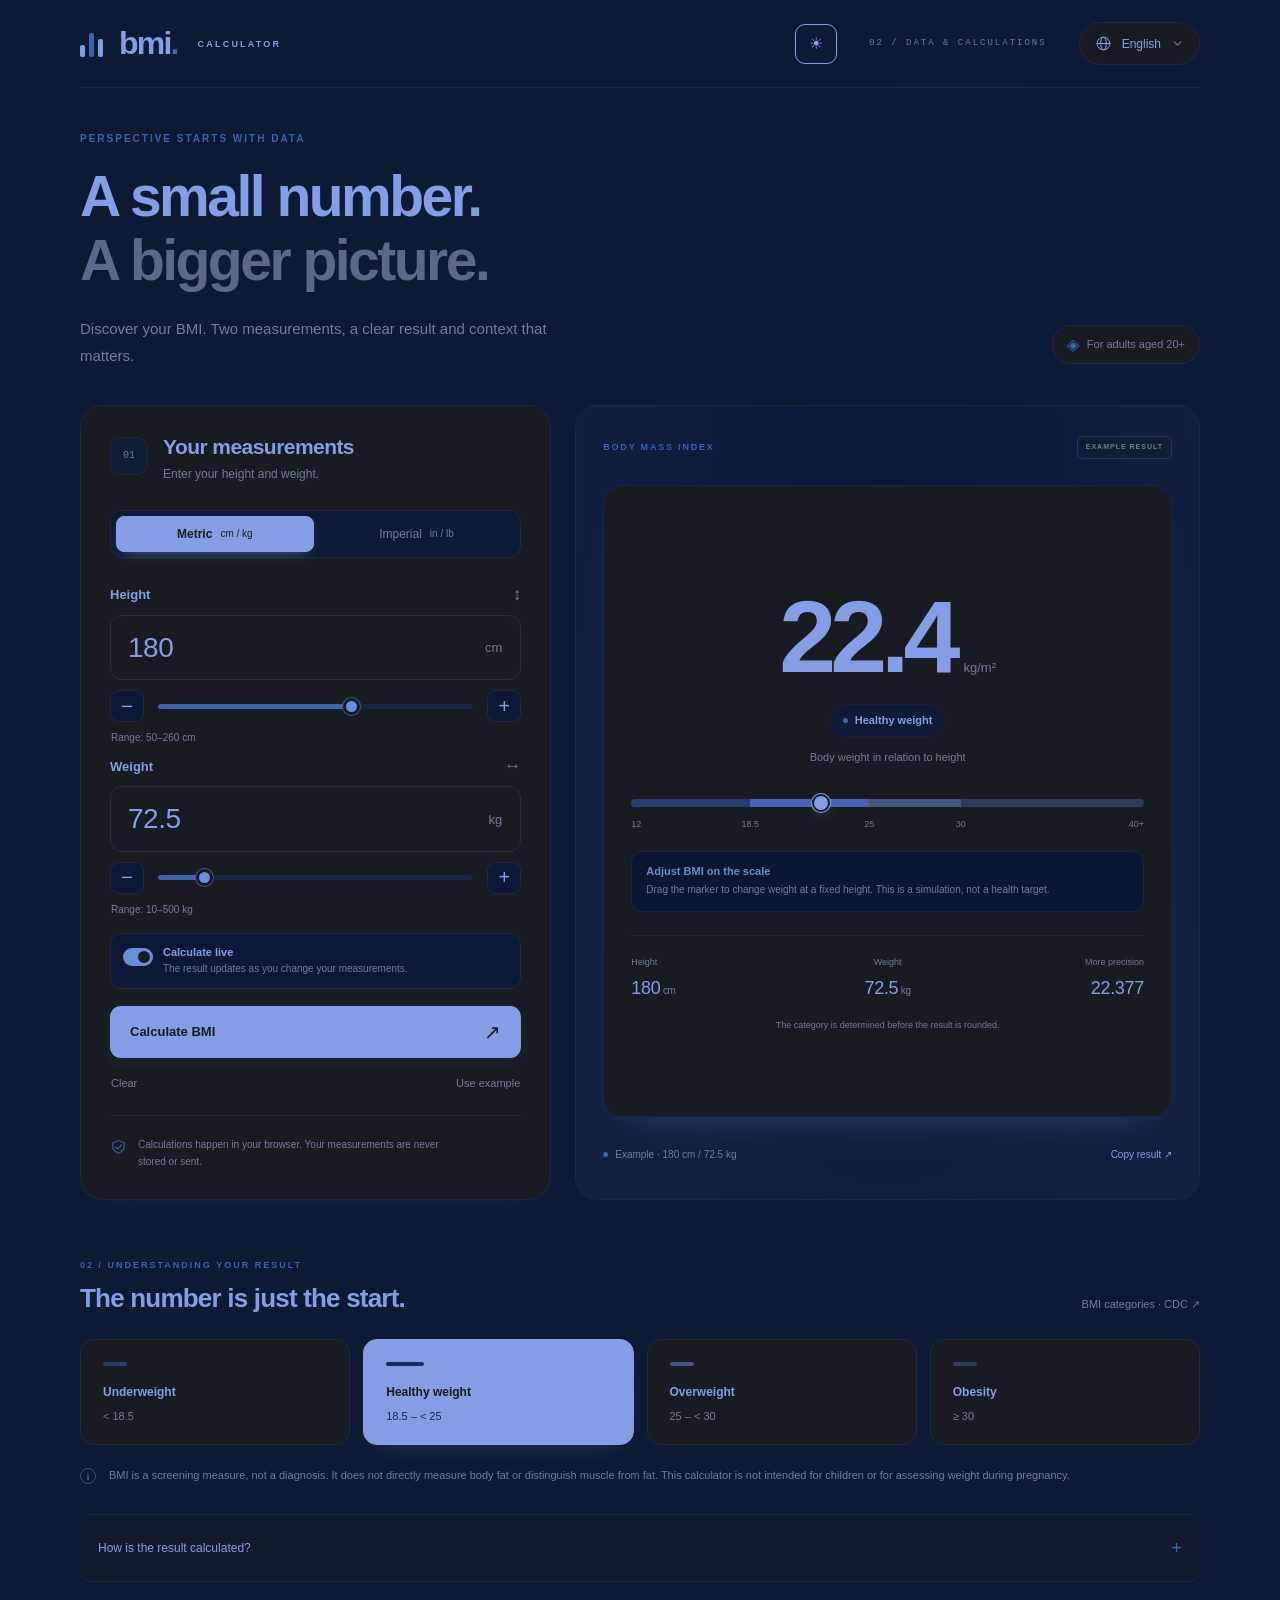
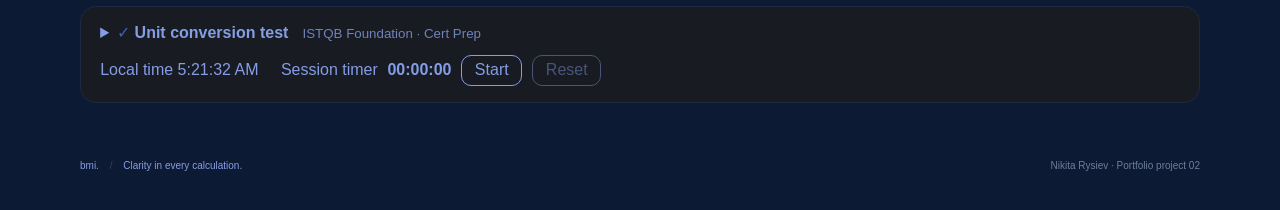
<file: bmi/index.html>
<!doctype html>
<html data-theme="dark" lang="pl">
<head>
  <meta charset="utf-8"><meta name="viewport" content="width=device-width,initial-scale=1">
  <meta name="description" content="BMI Calculator — przejrzysty kalkulator wskaźnika masy ciała dla dorosłych.">
  <meta name="theme-color" content="#162d69"><title>BMI Calculator</title>
  <link rel="icon" href="favicon.svg" type="image/svg+xml"><link rel="stylesheet" href="styles.css"><link rel="stylesheet" href="premium.css?v=2">
  <script src="translations.js" defer></script><script src="model.js" defer></script><script src="app.js" defer></script>
<link rel="stylesheet" href="practice.css"><script defer src="practice.js"></script></head>
<body>
  <header class="header"><a href="./" class="brand"><span class="brand-icon" aria-hidden="true"><i></i><i></i><i></i></span>bmi<span class="brand-dot">.</span><span class="brand-label">CALCULATOR</span></a><div class="header-tools"><button type="button" class="practice-theme" aria-label="Theme">☀</button><span class="project-label" data-i="project">02 / DATA & CALCULATIONS</span><select id="language" hidden aria-label="Język / Language"><option value="pl">Polski</option><option value="en">English</option><option value="de">Deutsch</option><option value="uk">Українська</option></select><details class="language-menu"><summary><svg viewBox="0 0 24 24" aria-hidden="true"><circle cx="12" cy="12" r="9"/><ellipse cx="12" cy="12" rx="4" ry="9"/><path d="M3 12h18"/></svg><span id="language-name">Polski</span><svg class="chevron" viewBox="0 0 16 16" aria-hidden="true"><path d="m4 6 4 4 4-4"/></svg></summary><div class="language-options"><button type="button" data-language="pl" lang="pl">Polski<span>PL</span></button><button type="button" data-language="en" lang="en">English<span>EN</span></button><button type="button" data-language="de" lang="de">Deutsch<span>DE</span></button><button type="button" data-language="uk" lang="uk">Українська<span>UK</span></button></div></details></div></header>
  <main>
    <section class="intro"><p class="eyebrow" data-i="eyebrow">PERSPEKTYWA ZACZYNA SIĘ OD DANYCH</p><h1><span data-i="headline">Mała liczba.</span><br><span class="muted-heading" data-i="headline2">Szersza perspektywa.</span></h1><p data-i="intro">Poznaj swoje BMI. Dwa pomiary, przejrzysty wynik i kontekst, który ma znaczenie.</p><span class="adult-label"><span aria-hidden="true">◈</span><span data-i="adult">Dla dorosłych w wieku 20+</span></span></section>
    <div class="calculator-grid">
      <section class="input-card" aria-labelledby="input-title"><div class="card-heading"><span class="step">01</span><div><h2 id="input-title" data-i="measurements">Twoje pomiary</h2><p data-i="inputHint">Wprowadź wzrost i masę ciała.</p></div></div>
        <div class="units" role="group" aria-label="Jednostki / Units"><button type="button" data-unit="metric" aria-pressed="true"><span data-i="metric">Metryczne</span><small>cm / kg</small></button><button type="button" data-unit="imperial" aria-pressed="false"><span data-i="imperial">Imperialne</span><small>in / lb</small></button></div>
        <form id="bmi-form" novalidate>
          <label class="field" for="height"><span data-i="height">Wzrost</span><span class="field-icon" aria-hidden="true">↕</span></label><div class="input-shell"><input id="height" name="height" type="text" inputmode="decimal" maxlength="14" value="180" autocomplete="off" aria-describedby="height-hint height-error"><span id="height-unit">cm</span></div><div class="measurement-control"><button type="button" data-adjust="height" data-direction="-1">−</button><input type="range" id="height-range" min="50" max="260" step="0.1" value="180" aria-labelledby="height-slider-label"><span class="sr-only" id="height-slider-label" data-i="height"></span><button type="button" data-adjust="height" data-direction="1">+</button></div><div class="field-support"><span id="height-hint"></span><span id="height-error" class="error"></span></div>
          <label class="field" for="weight"><span data-i="weight">Masa ciała</span><span class="field-icon" aria-hidden="true">↔</span></label><div class="input-shell"><input id="weight" name="weight" type="text" inputmode="decimal" maxlength="14" value="72,5" autocomplete="off" aria-describedby="weight-hint weight-error"><span id="weight-unit">kg</span></div><div class="measurement-control"><button type="button" data-adjust="weight" data-direction="-1">−</button><input type="range" id="weight-range" min="10" max="500" step="0.1" value="72.5" aria-labelledby="weight-slider-label"><span class="sr-only" id="weight-slider-label" data-i="weight"></span><button type="button" data-adjust="weight" data-direction="1">+</button></div><div class="field-support"><span id="weight-hint"></span><span id="weight-error" class="error"></span></div>
          <label class="live-setting"><input type="checkbox" id="live" checked><span><strong data-i="live"></strong><small data-i="liveHint"></small></span></label>
          <button class="primary" type="submit"><span data-i="calculate">Oblicz BMI</span><span aria-hidden="true">↗</span></button>
          <div class="form-actions"><button id="reset" type="button" data-i="reset">Wyczyść</button><button id="example" type="button" data-i="example">Wstaw przykład</button></div>
        </form>
        <div class="privacy"><svg viewBox="0 0 24 24" aria-hidden="true"><path d="M12 3 4 6v6c0 5 8 9 8 9s8-4 8-9V6l-8-3Z"/><path d="m8 12 3 3 5-6"/></svg><p data-i="privacy">Obliczenia odbywają się w Twojej przeglądarce. Pomiary nie są zapisywane ani wysyłane.</p></div>
      </section>
      <section class="result-card" aria-labelledby="result-title"><div class="result-top"><p class="eyebrow" id="result-title" data-i="bmiTitle">BODY MASS INDEX</p><span class="example-label" id="example-label" data-i="sample">WYNIK PRZYKŁADOWY</span></div>
        <div id="result"><div class="result-number"><span id="bmi-value">22,4</span><span>kg/m²</span></div><span class="category" id="category"></span><p class="result-caption" data-i="resultCaption">Wskaźnik masy ciała w odniesieniu do wzrostu</p><div class="scale-wrap"><div class="scale"><div></div><div></div><div></div><div></div><span id="marker" class="marker" aria-hidden="true"></span><input id="bmi-range" type="range" min="12" max="40" step="0.1" value="22.4" aria-labelledby="scale-control-label" aria-describedby="scale-help"></div><div class="scale-values" aria-hidden="true"><span>12</span><span>18,5</span><span>25</span><span>30</span><span>40+</span></div></div><div class="scale-interaction"><label id="scale-control-label" for="bmi-range" data-i="scaleControl"></label><p id="scale-help" data-i="scaleHint"></p><button id="restore" type="button" hidden data-i="restore"></button></div><div class="result-details"><div><span data-i="height">Wzrost</span><strong id="result-height"></strong></div><div><span data-i="weight">Masa ciała</span><strong id="result-weight"></strong></div><div><span data-i="precision">Większa precyzja</span><strong id="precise"></strong></div></div><p class="rounding-note" data-i="rounding">Kategoria jest określana przed zaokrągleniem wyniku.</p></div>
        <div class="empty-result" id="empty-result" hidden><span aria-hidden="true">—</span><h3 data-i="waiting">Miejsce na Twój wynik</h3><p data-i="waitingText">Uzupełnij pomiary i wybierz „Oblicz BMI”.</p></div>
        <div class="result-bottom"><span class="status-dot"></span><span id="result-status"></span><button type="button" id="copy" data-i="copy">Kopiuj wynik ↗</button></div>
      </section>
    </div>
    <section class="context" aria-labelledby="context-title"><div class="context-heading"><div><p class="eyebrow" data-i="contextLabel">02 / KONTEKST WYNIKU</p><h2 id="context-title" data-i="contextTitle">Liczba to dopiero początek.</h2></div><a href="https://www.cdc.gov/bmi/adult-calculator/bmi-categories.html" target="_blank" rel="noopener noreferrer" data-i="source">Kategorie BMI · CDC ↗</a></div><div class="categories"><article data-category="under"><span class="category-line"></span><h3 data-i="under">Niedowaga</h3><p>&lt; 18,5</p></article><article data-category="normal"><span class="category-line"></span><h3 data-i="normal">Prawidłowa masa ciała</h3><p>18,5 – &lt; 25</p></article><article data-category="over"><span class="category-line"></span><h3 data-i="over">Nadwaga</h3><p>25 – &lt; 30</p></article><article data-category="obesity"><span class="category-line"></span><h3 data-i="obesity">Otyłość</h3><p>≥ 30</p></article></div><div class="context-note"><span aria-hidden="true">i</span><p data-i="medical">BMI jest wskaźnikiem przesiewowym, a nie diagnozą. Nie mierzy bezpośrednio tkanki tłuszczowej i nie rozróżnia mięśni od tłuszczu. Ten kalkulator nie jest przeznaczony dla dzieci ani do oceny masy ciała w ciąży.</p></div></section>
    <details class="method"><summary data-i="method">Jak obliczamy wynik?</summary><div><p><strong>BMI = kg / m²</strong></p><p data-i="formula">Dzielimy masę ciała w kilogramach przez kwadrat wzrostu w metrach. Jednostki imperialne przeliczamy na metryczne: 1 in = 2,54 cm, 1 lb = 0,45359237 kg.</p><p data-i="limits">Zakres techniczny formularza: 50–260 cm i 10–500 kg. Te limity służą walidacji danych, nie są zaleceniami zdrowotnymi. Znacznik skali zatrzymuje się na jej końcu dla wyników poza zakresem 12–40.</p></div></details>
  <aside class="practice-panel"><details><summary><span class="practice-icon" aria-hidden="true">✓</span> <span data-case="1"></span> <small>ISTQB Foundation · Cert Prep</small></summary><div class="practice-tasks"><label><input type="checkbox"> <span data-case="2"></span></label><label><input type="checkbox"> <span data-case="3"></span></label><output class="completion"></output></div></details><div class="practice-time"><span class="practice-clock"><span data-word="0"></span> <time></time></span><span data-word="1"></span> <b class="elapsed">00:00:00</b><button type="button" class="timer-toggle"></button><button type="button" class="timer-reset" data-word="4"></button></div></aside></main><footer><span>bmi. <span class="footer-rule">/</span> <span data-i="footer">Przejrzystość w każdym obliczeniu.</span></span><span data-i="credit">Nikita Rysiev · Projekt portfolio 02</span></footer><p id="announcement" class="sr-only" role="status"></p>
  <div id="toast" class="toast" hidden></div><noscript><p>JavaScript is required to calculate BMI.</p></noscript>
</body></html>
</file>
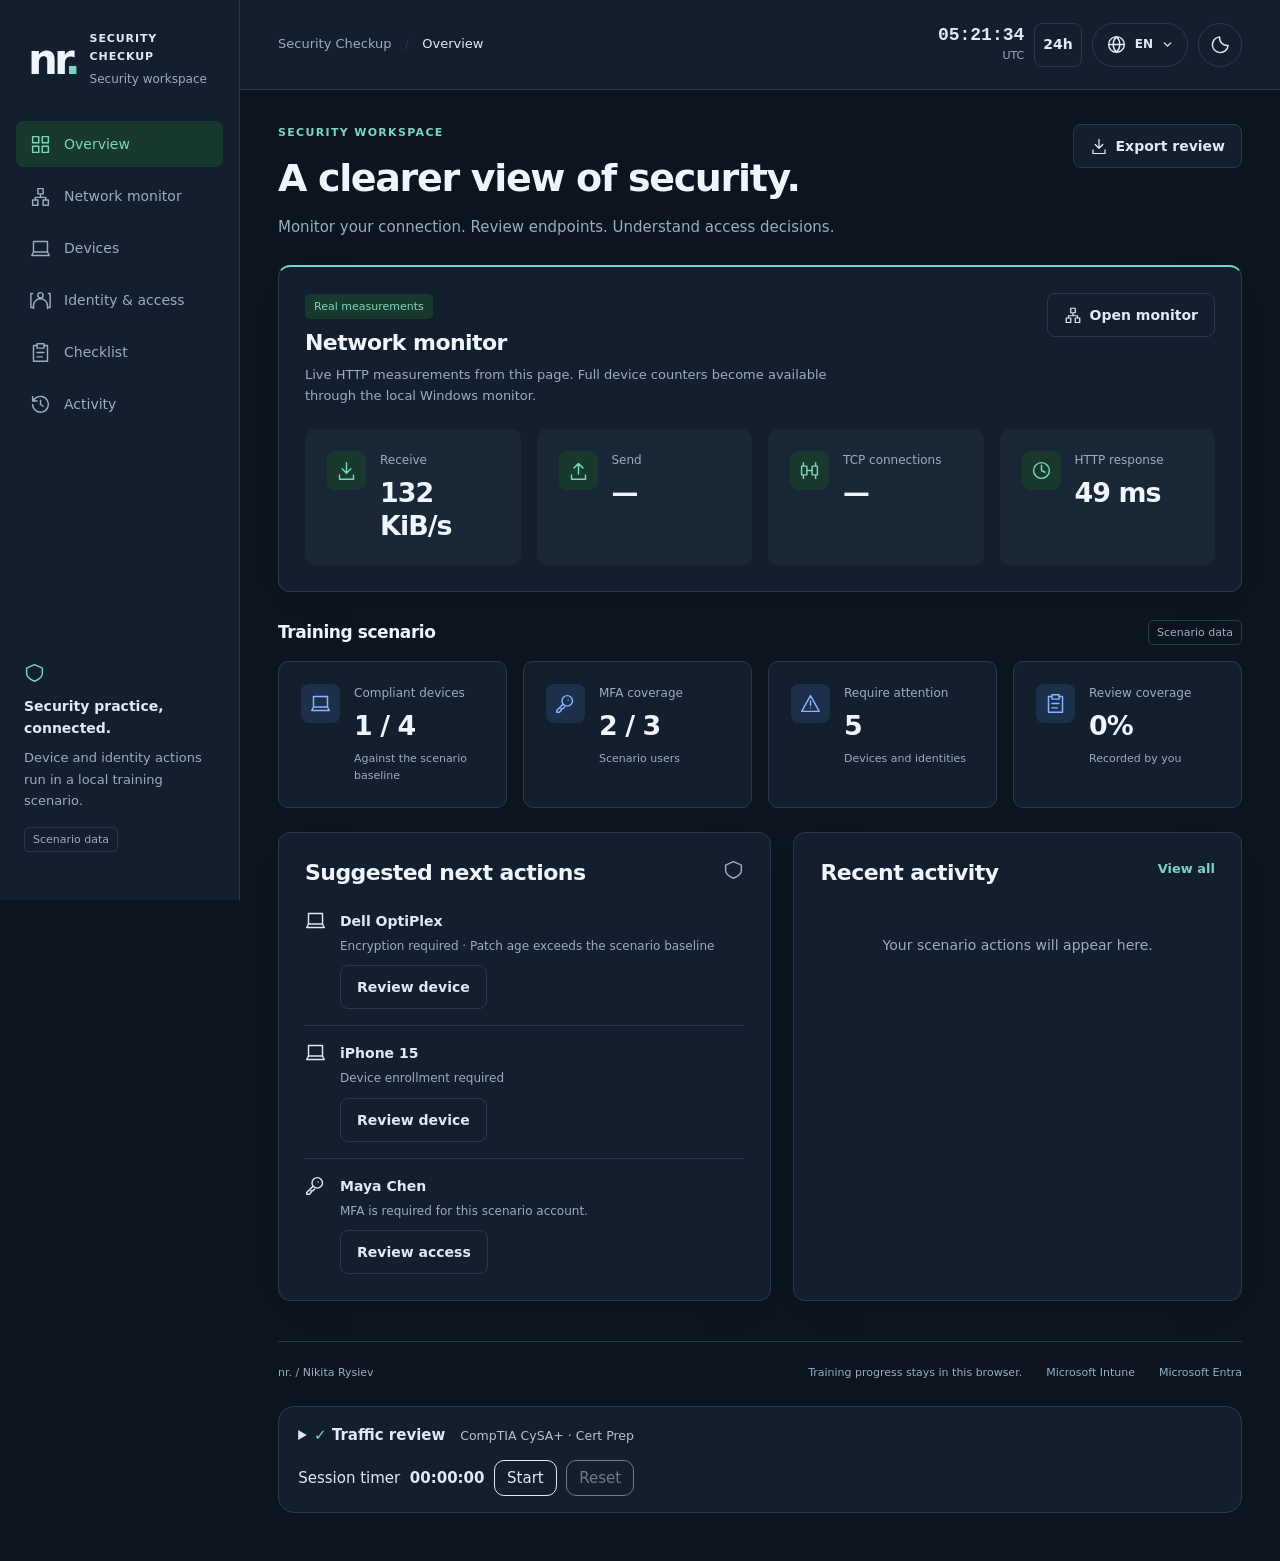
<file: it-security-checkup/index.html>
<!doctype html>
<html lang="en" data-theme="dark">
<head>
  <meta charset="utf-8"><meta name="viewport" content="width=device-width,initial-scale=1">
  <meta name="description" content="IT Security Checkup — local network monitoring, endpoint compliance and an interactive identity security lab by Nikita Rysiev.">
  <title>IT Security Checkup · NR.</title>
  <link rel="icon" href="favicon.svg" type="image/svg+xml"><script src="theme-init.js"></script><link rel="stylesheet" href="styles.css?v=20261121">
<link rel="stylesheet" href="practice.css"><script defer src="practice.js"></script></head>
<body>
  <a class="skip" href="#main" data-i="skip">Skip to content</a>
  <div class="shell">
    <aside class="sidebar" id="sidebar">
      <a class="brand" href="#overview"><b>nr<span>.</span></b><span>SECURITY CHECKUP<small data-i="securityWorkspace">Security workspace</small></span></a>
      <button class="mobile-menu icon-button" id="nav-toggle" type="button" aria-controls="section-nav" aria-expanded="false" data-label="navigation"><span data-icon="menu"></span></button>
      <nav id="section-nav" data-label="navigation">
        <a class="nav-item active" href="#overview" data-view="overview"><span data-icon="grid"></span><span data-i="navOverview">Overview</span></a>
        <a class="nav-item" href="#network" data-view="network"><span data-icon="network"></span><span data-i="navNetwork">Network monitor</span></a>
        <a class="nav-item" href="#devices" data-view="devices"><span data-icon="laptop"></span><span data-i="navDevices">Devices</span></a>
        <a class="nav-item" href="#identity" data-view="identity"><span data-icon="identity"></span><span data-i="navIdentity">Identity & access</span></a>
        <a class="nav-item" href="#checklist" data-view="checklist"><span data-icon="clipboard"></span><span data-i="navChecklist">Checklist</span></a>
        <a class="nav-item" href="#activity" data-view="activity"><span data-icon="history"></span><span data-i="navActivity">Activity</span></a>
      </nav>
      <div class="sidebar-note"><span data-icon="shield"></span><strong data-i="labTitle">Security practice, connected.</strong><p data-i="labScope">Device and identity actions run in a local training scenario.</p><span class="source-label" data-i="scenarioData">Scenario data</span></div>
      
    </aside>
    <div class="main-shell">
      <header class="topbar">
        <div class="breadcrumb">Security Checkup <span>/</span> <strong id="crumb">Overview</strong></div>
        <div class="top-actions">
          <div class="local-clock"><time id="local-time">—</time><small id="local-zone">—</small></div><button class="text-button clock-format" id="clock-format" type="button" data-label="clockFormat">24h</button>
          <div class="language-picker"><button id="lang" type="button" aria-label="Choose language" aria-haspopup="true" aria-expanded="false" aria-controls="lang-menu"><span data-icon="globe"></span><span class="lang-code">EN</span><svg class="chevron" viewBox="0 0 16 16" aria-hidden="true"><path d="m4 6 4 4 4-4"/></svg></button><div id="lang-menu" hidden></div></div>
          <button id="theme" class="icon-button" type="button" aria-label="Use light theme" aria-pressed="true"><svg viewBox="0 0 24 24" aria-hidden="true"></svg></button>
        </div>
      </header>
      <main id="main" tabindex="-1">
        <section id="overview" class="view" aria-labelledby="hero-title">
          <div class="page-heading"><div><p class="eyebrow" data-i="workspaceEyebrow">SECURITY WORKSPACE</p><h1 id="hero-title" data-i="workspaceTitle">A clearer view of security.</h1><p data-i="workspaceLead">Monitor your connection. Review endpoints. Understand access decisions.</p></div><button class="button secondary" data-action="export-report" type="button"><span data-icon="download"></span><span data-i="exportReport">Export review</span></button></div>
          <article class="panel overview-live"><div class="panel-head"><div><span class="source-label real" data-i="realMeasurements">Real measurements</span><h2 data-i="navNetwork">Network monitor</h2><p data-live="scope"></p></div><a class="button secondary" href="#network" data-view="network"><span data-icon="network"></span><span data-i="openMonitor">Open monitor</span></a></div><div class="metric-grid live-metrics"><article><span data-icon="download"></span><div><span data-i="receiveRate">Receive</span><strong data-live="receive">—</strong></div></article><article><span data-icon="upload"></span><div><span data-i="sendRate">Send</span><strong data-live="send">—</strong></div></article><article><span data-icon="connection"></span><div><span data-i="tcpConnections">TCP connections</span><strong data-live="connections">—</strong></div></article><article><span data-icon="clock"></span><div><span data-i="httpResponse">HTTP response</span><strong data-live="latency">—</strong></div></article></div></article>
          <div class="section-label"><h2 data-i="scenarioOverview">Training scenario</h2><span class="source-label" data-i="scenarioData">Scenario data</span></div>
          <div class="metric-grid scenario-metrics"><article><span data-icon="laptop"></span><div><span data-i="compliantDevices">Compliant devices</span><strong id="compliant-count">—</strong><small id="compliant-copy"></small></div></article><article><span data-icon="key"></span><div><span data-i="mfaCoverage">MFA coverage</span><strong id="mfa-count">—</strong><small data-i="scenarioUsers">Scenario users</small></div></article><article><span data-icon="alert"></span><div><span data-i="attentionNeeded">Require attention</span><strong id="attention-count">—</strong><small data-i="devicesAndIdentities">Devices and identities</small></div></article><article><span data-icon="clipboard"></span><div><span data-i="reviewCoverage">Review coverage</span><strong id="review-score">—</strong><small data-i="recordedByYou">Recorded by you</small></div></article></div>
          <div class="overview-columns"><article class="panel"><div class="panel-head"><h2 data-i="nextActions">Suggested next actions</h2><span data-icon="shield"></span></div><div id="next-actions" class="action-list"></div></article><article class="panel"><div class="panel-head"><h2 data-i="recentActivity">Recent activity</h2><a href="#activity" data-view="activity" class="text-link" data-i="viewAll">View all</a></div><div id="recent-activity" class="activity-list"></div></article></div>
        </section>
        <section id="network" class="view" hidden aria-labelledby="network-title">
          <div class="page-heading"><div><p class="eyebrow" data-i="liveTelemetry">LIVE TELEMETRY</p><h2 id="network-title" data-i="navNetwork">Network monitor</h2><p data-live="scope"></p></div><div class="button-row"><button id="monitor-toggle" class="button primary" type="button"><span data-icon="pause"></span><span data-i="pauseMonitoring">Pause monitoring</span></button><button id="network-export" class="button secondary" type="button"><span data-icon="download"></span><span data-i="exportNetwork">Export measurements</span></button></div></div>
          <div class="monitor-status"><span class="status" data-live="status"></span><span data-live="updated"></span><span data-live="connection"></span></div>
          <div class="notice" id="agent-notice"><span data-icon="info"></span><div><strong data-i="agentTitle">Full device telemetry</strong><p data-i="agentHelp">Run START.cmd on Windows to view real interface traffic and TCP connections from your computer. The hosted page also measures its own HTTP requests.</p></div></div>
          <div class="metric-grid live-metrics"><article><span data-icon="download"></span><div><span data-i="receiveRate">Receive</span><strong data-live="receive">—</strong></div></article><article><span data-icon="upload"></span><div><span data-i="sendRate">Send</span><strong data-live="send">—</strong></div></article><article><span data-icon="connection"></span><div><span data-i="tcpConnections">TCP connections</span><strong data-live="connections">—</strong></div></article><article><span data-icon="clock"></span><div><span data-i="httpResponse">HTTP response</span><strong data-live="latency">—</strong></div></article></div>
          <article class="panel"><div class="panel-head"><div><h3 data-i="trafficHistory">Traffic history</h3><p data-i="historyHint">Recent 60 samples, timestamped in your local time.</p></div><label class="field compact"><span data-i="networkInterface">Network interface</span><select id="network-interface"><option value="auto" data-i="automatic">Automatic</option></select></label></div><div class="chart-legend"><span><i class="legend-dot receive"></i><span data-i="receiveRate">Receive</span></span><span><i class="legend-dot send"></i><span data-i="sendRate">Send</span></span><strong id="chart-scale">—</strong></div><div class="traffic-chart"><svg id="network-chart" viewBox="0 0 760 200" preserveAspectRatio="none" role="img" data-label="trafficHistory"><path class="chart-grid" d="M0 30H760M0 100H760M0 170H760"/><path id="receive-path" class="chart-receive"/><path id="send-path" class="chart-send"/></svg><p id="chart-empty" data-i="waitingSamples">Waiting for measured traffic.</p></div><div class="chart-axis"><span id="chart-start">—</span><span id="chart-end">—</span></div></article>
          <article class="panel"><div class="panel-head"><div><h3 data-i="activeConnections">TCP connection snapshot</h3><p data-i="connectionsHint">Up to 150 operating-system entries. The table refreshes with each local snapshot.</p></div><label class="field compact"><span data-i="connectionState">State</span><select id="connection-state"><option value="all" data-i="all">All</option><option value="Established">Established</option><option value="Listen">Listen</option><option value="TimeWait">TimeWait</option></select></label></div><div class="table-scroll"><table><thead><tr><th data-i="localEndpoint">Local endpoint</th><th data-i="remoteEndpoint">Remote endpoint</th><th data-i="connectionState">State</th></tr></thead><tbody id="connections-body"></tbody></table></div></article>
          <article class="panel"><div class="panel-head"><div><h3 data-i="pageTraffic">This page’s HTTP activity</h3><p data-i="pageTrafficHint">Resource Timing and same-origin checks. Cross-origin sizes depend on browser visibility.</p></div><button id="probe-now" class="button secondary" type="button"><span data-icon="activity"></span><span data-i="checkNow">Check response now</span></button></div><div class="page-metrics"><span><b data-live="requests">0</b> <span data-i="requests">requests</span></span><span><b data-live="pageBytes">—</b> <span data-i="reportedTransfer">reported transfer</span></span><span><b data-live="errors">0</b> <span data-i="failedChecks">failed HTTP checks</span></span></div><div class="table-scroll"><table><thead><tr><th data-i="localTime">Local time</th><th data-i="resource">Resource</th><th data-i="duration">Duration</th><th data-i="transfer">Transfer</th></tr></thead><tbody id="resources-body"></tbody></table></div></article>
        </section>
        <section id="devices" class="view" hidden aria-labelledby="devices-title"><div class="page-heading"><div><p class="eyebrow" data-i="endpointManagement">ENDPOINT MANAGEMENT</p><h2 id="devices-title" data-i="navDevices">Devices</h2><p data-i="devicesHelp">Explore a compliance workflow inspired by endpoint management. Changes update this local scenario.</p></div><span class="source-label" data-i="scenarioData">Scenario data</span></div><article class="panel"><div class="filter-bar"><label class="field search-field"><span data-i="searchDevices">Search devices</span><input id="device-search" type="search" data-placeholder="deviceSearchPlaceholder" placeholder="Device, platform or owner"></label><label class="field compact"><span data-i="compliance">Compliance</span><select id="device-filter"><option value="all" data-i="all">All</option><option value="compliant" data-i="compliant">Compliant</option><option value="attention" data-i="attention">Needs attention</option></select></label><button class="button secondary" type="button" id="bulk-baseline" disabled><span data-icon="shield-check"></span><span data-i="applySelected">Apply baseline to selected</span></button></div><div class="table-scroll"><table><thead><tr><th><input id="select-all-devices" type="checkbox" data-label="selectAllDevices"></th><th data-i="device">Device</th><th data-i="owner">Owner</th><th data-i="compliance">Compliance</th><th data-i="checks">Checks</th><th data-i="action">Action</th></tr></thead><tbody id="devices-body"></tbody></table></div><p class="table-note" id="devices-result" role="status"></p></article></section>
        <section id="identity" class="view" hidden aria-labelledby="identity-title"><div class="page-heading"><div><p class="eyebrow" data-i="identitySecurity">IDENTITY SECURITY</p><h2 id="identity-title" data-i="navIdentity">Identity & access</h2><p data-i="identityHelp">Explore MFA, user risk and device-based access decisions in an interactive policy lab.</p></div><span class="source-label" data-i="scenarioData">Scenario data</span></div><article class="panel"><div class="panel-head"><h3 data-i="userDirectory">User directory</h3><span data-icon="identity"></span></div><div class="table-scroll"><table><thead><tr><th data-i="user">User</th><th data-i="role">Role</th><th>MFA</th><th data-i="risk">Risk</th><th data-i="action">Action</th></tr></thead><tbody id="users-body"></tbody></table></div></article><div class="identity-columns"><article class="panel"><div class="panel-head"><div><h3 data-i="policyControls">Access policy</h3><p data-i="policyHint">These controls govern the local evaluation below.</p></div><span data-icon="lock"></span></div><div id="policy-controls"></div><label class="field patch-field"><span data-i="patchLimit">Maximum patch age in days</span><input id="patch-limit" type="number" min="1" max="90" step="1"></label></article><article class="panel"><div class="panel-head"><div><h3 data-i="whatIf">Access decision lab</h3><p data-i="whatIfHint">Combine signals, evaluate the policy and inspect the reason.</p></div><span data-icon="fingerprint"></span></div><form id="access-form"><div class="form-grid"><label class="field"><span data-i="user">User</span><select id="access-user"></select></label><label class="field"><span data-i="device">Device</span><select id="access-device"></select></label><label class="field"><span data-i="networkContext">Network context</span><select id="access-network"><option value="trusted" data-i="trusted">Trusted</option><option value="untrusted" data-i="untrusted">Untrusted</option></select></label></div><p class="muted small" data-i="untrustedHint">An untrusted network requires MFA in this learning scenario.</p><button class="button primary" type="submit"><span data-icon="play"></span><span data-i="evaluateAccess">Evaluate access</span></button></form><div id="access-result" class="access-result" role="status" aria-live="polite"></div></article></div></section>
        <section id="checklist" class="view" hidden aria-labelledby="review-title"><div class="page-heading"><div><p class="eyebrow" data-i="reviewEyebrow">SECURITY REVIEW</p><h2 id="review-title" data-i="checklist">Security checklist</h2><p data-i="checklistDesc">Record the current state, then leave a clear next action for the team.</p></div><button class="button secondary" data-action="export-report" type="button"><span data-icon="download"></span><span data-i="exportReport">Export review</span></button></div><article class="panel"><div class="filter" role="group" data-label="checklist"><button type="button" class="filter-button active" data-filter="all" data-i="all">All</button><button type="button" class="filter-button" data-filter="open" data-i="filterOpen">Open</button><button type="button" class="filter-button" data-filter="done" data-i="done">Done</button></div><div id="checks" class="checks"></div><label class="field review-notes"><span data-i="handoverNotes">Handover notes</span><textarea id="review-notes" rows="4" maxlength="2000" data-placeholder="notesPlaceholder"></textarea></label><p class="small muted" data-i="scoreCopy">Progress is saved locally in this browser.</p></article></section>
        <section id="activity" class="view" hidden aria-labelledby="activity-title"><div class="page-heading"><div><p class="eyebrow" data-i="auditEyebrow">AUDIT TRAIL</p><h2 id="activity-title" data-i="navActivity">Activity</h2><p data-i="auditHelp">Actions and access evaluations from this browser’s local training scenario, timestamped in your time zone.</p></div><button class="button secondary" data-action="export-report" type="button"><span data-icon="download"></span><span data-i="exportReport">Export review</span></button></div><article class="panel"><div class="table-scroll"><table><thead><tr><th data-i="localTime">Local time</th><th data-i="action">Action</th><th data-i="target">Target</th><th data-i="result">Result</th></tr></thead><tbody id="audit-body"></tbody></table></div></article><button id="reset" class="button danger" type="button"><span data-icon="reset"></span><span data-i="resetScenario">Reset training scenario</span></button></section>
        <footer><span>nr. / Nikita Rysiev</span><span data-i="localStorageNote">Training progress stays in this browser.</span><a href="https://learn.microsoft.com/en-us/intune/device-security/compliance/overview" target="_blank" rel="noopener noreferrer">Microsoft Intune</a><a href="https://learn.microsoft.com/en-us/entra/identity/conditional-access/overview" target="_blank" rel="noopener noreferrer">Microsoft Entra</a></footer>
      <aside class="practice-panel"><details><summary><span class="practice-icon" aria-hidden="true">✓</span> <span data-case="1"></span> <small>CompTIA CySA+ · Cert Prep</small></summary><div class="practice-tasks"><label><input type="checkbox"> <span data-case="2"></span></label><label><input type="checkbox"> <span data-case="3"></span></label><output class="completion"></output></div></details><div class="practice-time"><span data-word="1"></span> <b class="elapsed">00:00:00</b><button type="button" class="timer-toggle"></button><button type="button" class="timer-reset" data-word="4"></button></div></aside></main>
    </div>
  </div>
  <dialog id="detail-dialog" aria-labelledby="detail-title"><div class="dialog-head"><div><span class="source-label" data-i="scenarioData">Scenario data</span><h2 id="detail-title"></h2></div><button class="icon-button" id="close-detail" type="button" data-label="close"><span data-icon="close"></span></button></div><div id="detail-content"></div></dialog>
  <div class="toast" id="toast" role="status" aria-live="polite" hidden></div>
  <script src="security-languages.js"></script><script src="workspace-languages.js?v=20261121"></script><script src="security-domain.js?v=20261121"></script><script src="app.js?v=20261121"></script><script src="controls.js?v=20261121"></script><script src="live-network.js?v=20261121"></script>
</body>
</html>
</file>
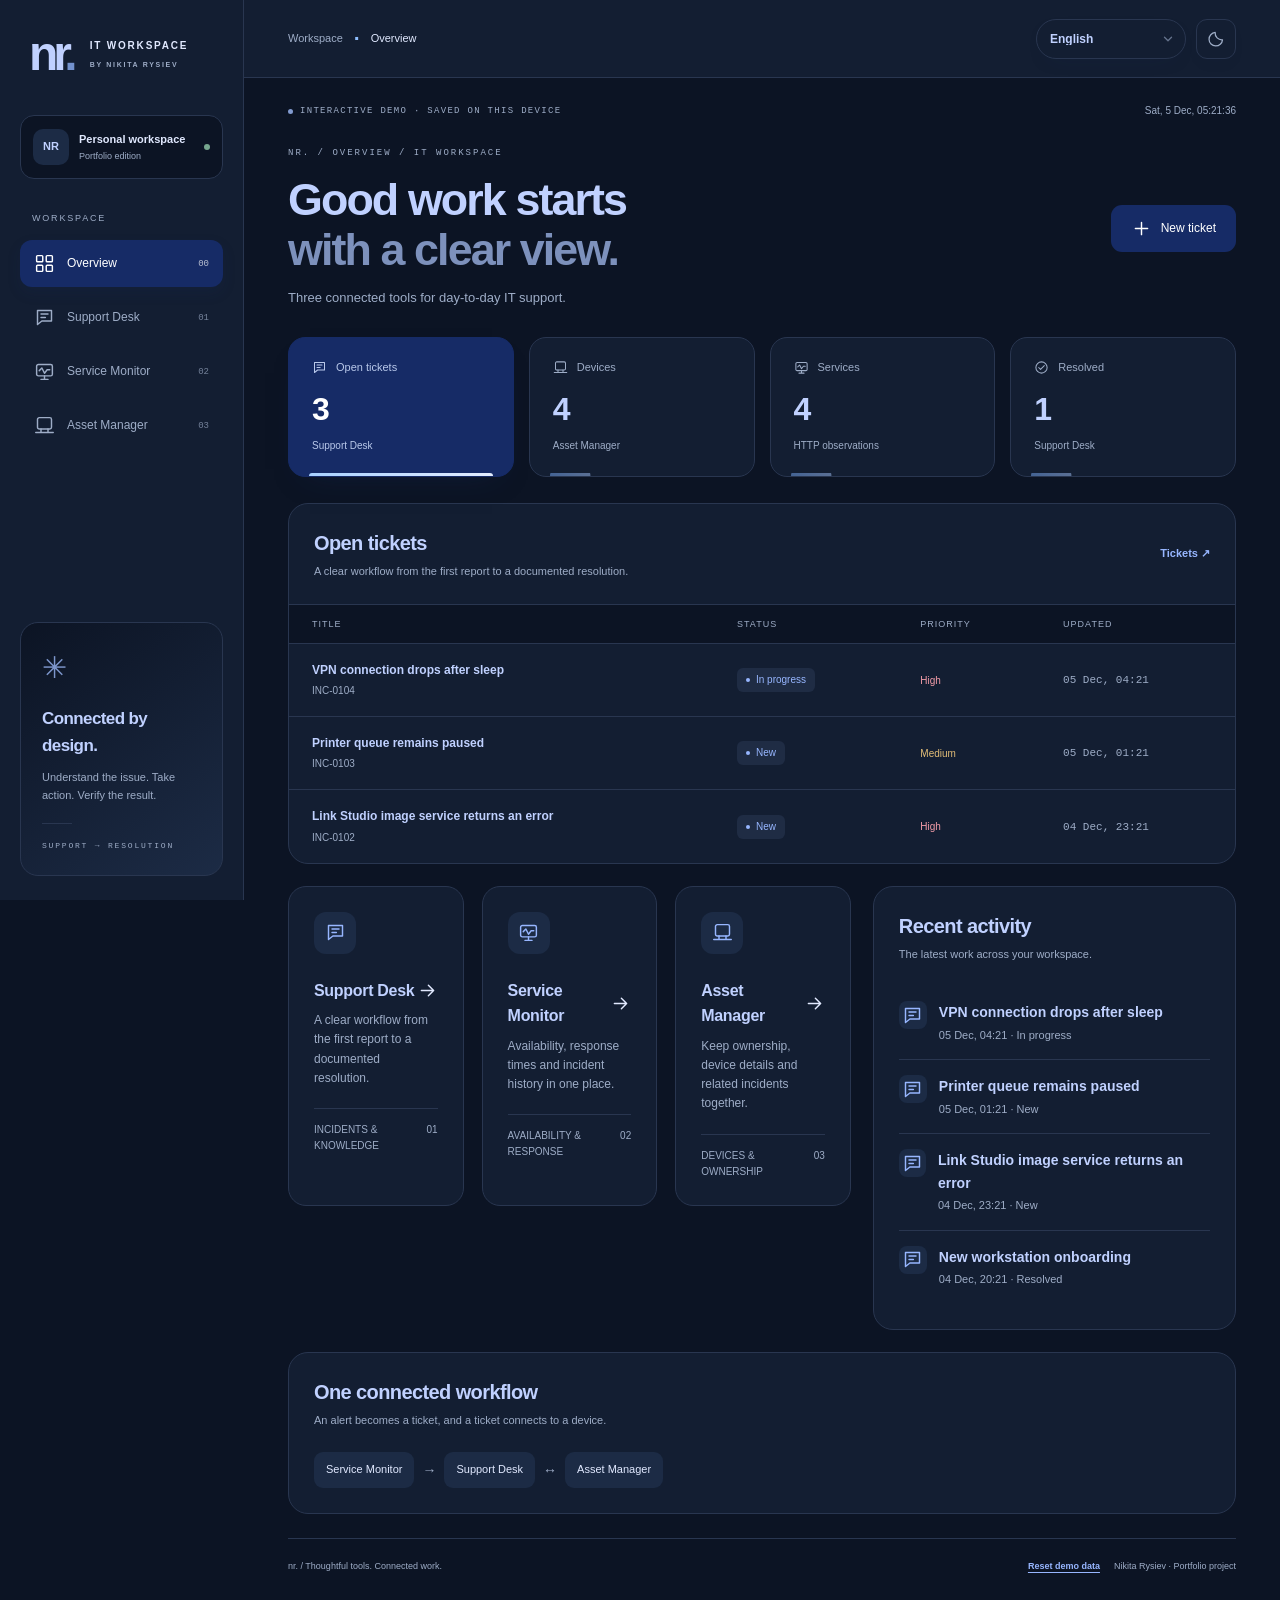
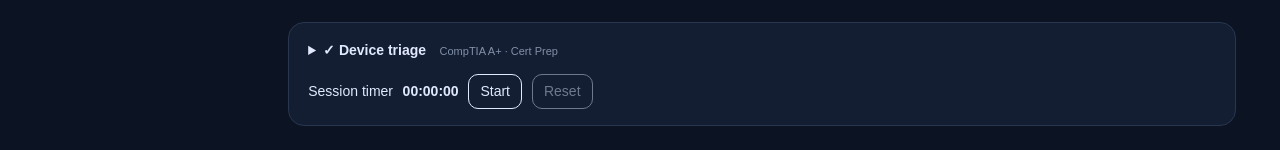
<file: it-workspace/index.html>
<!doctype html>
<html lang="en"><head><meta charset="utf-8"><meta name="viewport" content="width=device-width,initial-scale=1"><meta name="theme-color" content="#152860"><meta name="description" content="Nikita Rysiev — an interactive IT workspace for support, service monitoring and asset management."><title>NR. IT Workspace</title><link rel="icon" href="favicon.svg"><script src="theme-init.js?v=20261010-taskly-states"></script><link rel="stylesheet" href="styles.css?v=20261010-taskly-states"><link rel="stylesheet" href="premium-controls.css?v=20261010-premium-stats"><script src="config.js?v=20261010-taskly-states" defer></script><script src="vendor/qrcode.js" defer></script><script src="vendor/qrcode_UTF8.js" defer></script><script src="workspace-languages.js?v=20261010-taskly-states" defer></script><script src="app.js?v=20261010-no-login" defer></script><script src="controls.js?v=20261010-taskly" defer></script><link rel="stylesheet" href="practice.css"><script defer src="practice.js"></script></head>
<body><a class="skip" href="#main" data-t="skip">Skip to content</a><div class="shell"><aside class="sidebar"><a href="#overview" class="brand"><b>nr<span>.</span></b><span>IT WORKSPACE<small>BY NIKITA RYSIEV</small></span></a><div class="workspace"><span class="avatar">NR</span><div><strong data-t="workspaceName">Personal workspace</strong><small id="workspace-mode">Portfolio edition</small></div><i class="dot"></i></div><p class="nav-caption" data-t="workspace">WORKSPACE</p><nav id="navigation" aria-label="Projects"></nav><div class="sidebar-bottom"><div class="note"><span class="spark">✳</span><strong data-t="sidebarTitle">Connected by design.</strong><p data-t="sidebarText">Understand the issue. Take action. Verify the result.</p><div class="note-line"></div><small>SUPPORT → RESOLUTION</small></div></div></aside><div class="main-shell"><header class="topbar"><div class="breadcrumb"><span data-t="breadcrumbName">Workspace</span><span class="breadcrumb-dot" aria-hidden="true">·</span><strong id="breadcrumb">Overview</strong></div><div class="top-actions"><select id="lang" class="language-select" aria-label="Choose language"><option value="pl" lang="pl">Polski</option><option value="en" lang="en">English</option><option value="de" lang="de">Deutsch</option><option value="uk" lang="uk">Українська</option></select><button id="theme" class="icon-button" type="button" aria-label="Use dark theme" aria-pressed="false"><svg viewBox="0 0 24 24" aria-hidden="true"></svg></button></div></header><main id="main" tabindex="-1"><div class="context-line"><span id="mode-label" class="mode"></span><time id="clock"></time></div><div id="view"></div><footer><span>nr. / <span data-t="footerLine">Thoughtful tools. Connected work.</span></span><span><button type="button" class="footer-reset" data-action="reset" data-t="reset">Reset demo data</button>Nikita Rysiev · <span data-t="footerProject">Portfolio project</span></span></footer><aside class="practice-panel"><details><summary><span class="practice-icon" aria-hidden="true">✓</span> <span data-case="1"></span> <small>CompTIA A+ · Cert Prep</small></summary><div class="practice-tasks"><label><input type="checkbox"> <span data-case="2"></span></label><label><input type="checkbox"> <span data-case="3"></span></label><output class="completion"></output></div></details><div class="practice-time"><span data-word="1"></span> <b class="elapsed">00:00:00</b><button type="button" class="timer-toggle"></button><button type="button" class="timer-reset" data-word="4"></button></div></aside></main></div></div><dialog id="modal"><div id="modal-content"></div></dialog><div id="toast" role="status" aria-live="polite"></div></body></html>
</file>
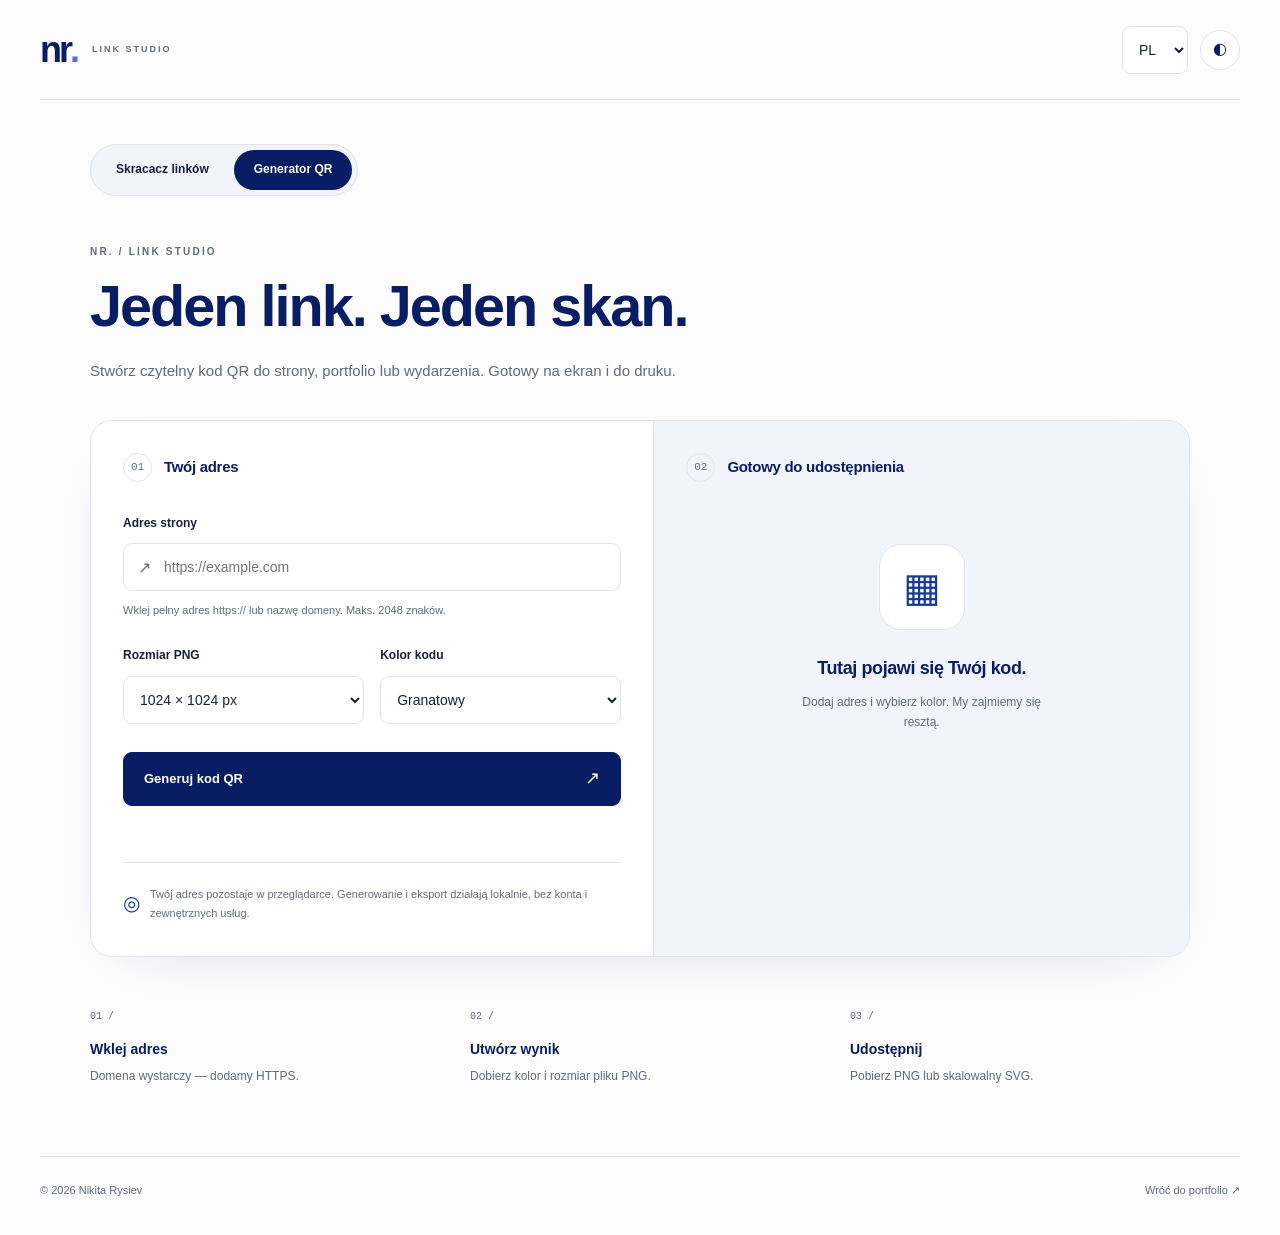
<file: tools/index.html>
<!doctype html>
<html lang="pl" data-tool="qr"><head><meta charset="utf-8"><meta name="viewport" content="width=device-width,initial-scale=1"><meta name="description" content="NR. Tools — skracanie linków i generowanie kodów QR."><title>Link Studio — URL &amp; QR</title><link rel="icon" href="favicon.svg"><script src="theme-init.js"></script><link rel="stylesheet" href="styles.css"><link rel="stylesheet" href="motion.css"><link rel="stylesheet" href="tools.css"><script src="vendor/qrcode.js" defer></script><script src="vendor/qrcode_UTF8.js" defer></script><script src="config.js"></script><script src="tools.js" defer></script></head>
<body><a href="#main" class="skip-link" data-i="skip">Przejdź do treści</a><header class="tool-header"><a class="brand" href="../index.html" id="portfolio-link" aria-label="Portfolio Nikita Rysiev">nr<span>.</span><span class="brand-caption">LINK STUDIO</span></a><div class="tool-header-actions"><label class="sr-only" for="language" data-i="language">Język</label><select id="language"><option value="pl">PL</option><option value="en">EN</option><option value="de">DE</option></select><button class="icon-button" id="theme" type="button" aria-label="Motyw" aria-pressed="false">◐</button></div></header>
<main id="main" class="tool-main"><nav class="tool-tabs" aria-label="Tools"><a href="index.html?tool=short" data-i="shortTab" >Skracacz linków</a><a href="index.html?tool=qr" data-i="qrTab">Generator QR</a></nav>
<section class="tool-heading"><p class="eyebrow">NR. / LINK STUDIO</p><h1 data-i="title"></h1><p data-i="intro"></p></section>
<div class="workspace"><section class="input-panel" aria-labelledby="input-heading"><div class="panel-heading"><span class="step-number">01</span><h2 id="input-heading" data-i="inputHeading"></h2></div>
<form id="tool-form" novalidate><label for="url" data-i="urlLabel"></label><div class="url-field"><span aria-hidden="true">↗</span><input id="url" name="url" type="url" inputmode="url" autocomplete="url" spellcheck="false" maxlength="2048" placeholder="https://example.com" aria-describedby="url-hint message" required></div><p class="field-hint" id="url-hint" data-i="hint"></p>
<div class="settings-grid" id="qr-settings"><div><label for="size" data-i="size"></label><select id="size"><option value="512">512 × 512 px</option><option value="1024" selected>1024 × 1024 px</option><option value="2048">2048 × 2048 px</option></select></div><div><label for="ink" data-i="ink"></label><select id="ink"><option value="#081d63" data-i="navy"></option><option value="#111111" data-i="black"></option><option value="#164e3f" data-i="green"></option></select></div></div>
<button type="submit" class="button button-primary generate" id="generate"><span data-i="generate"></span><span aria-hidden="true">↗</span></button><p id="message" class="message" role="status" aria-live="polite"></p></form>
<div class="privacy-note"><span aria-hidden="true">◎</span><p data-i="privacy"></p></div></section>
<section class="output-panel" aria-labelledby="output-heading"><div class="panel-heading"><span class="step-number">02</span><h2 id="output-heading" data-i="outputHeading"></h2><span id="ready-badge" class="ready-badge" hidden data-i="ready"></span></div>
<div id="empty" class="empty-state"><div class="empty-icon" aria-hidden="true">▦</div><h3 data-i="emptyTitle"></h3><p data-i="emptyText"></p></div>
<div id="result" hidden><div id="qr-preview" ></div><p class="result-caption" data-i="resultCaption"></p><a id="result-url" target="_blank" rel="noopener noreferrer"></a><p class="field-hint" id="result-meta"></p><div class="result-actions"><button class="button button-primary" id="copy" type="button" data-i="copy" hidden></button><a class="button button-secondary" id="make-qr" data-i="makeQr" hidden></a><button class="button button-primary" id="png" type="button">PNG ↓</button><button class="button button-secondary" id="svg" type="button">SVG ↓</button></div></div></section></div>
<section class="how-it-works"><div><span>01 /</span><h3 data-i="step1"></h3><p data-i="step1Text"></p></div><div><span>02 /</span><h3 data-i="step2"></h3><p data-i="step2Text"></p></div><div><span>03 /</span><h3 data-i="step3"></h3><p data-i="step3Text"></p></div></section>
<noscript>Włącz JavaScript, aby korzystać z narzędzia. / Enable JavaScript to use this tool.</noscript></main><footer class="tool-footer"><span>© 2026 Nikita Rysiev</span><a id="back-link" href="../index.html#projects" data-i="back"></a></footer></body></html>
</file>
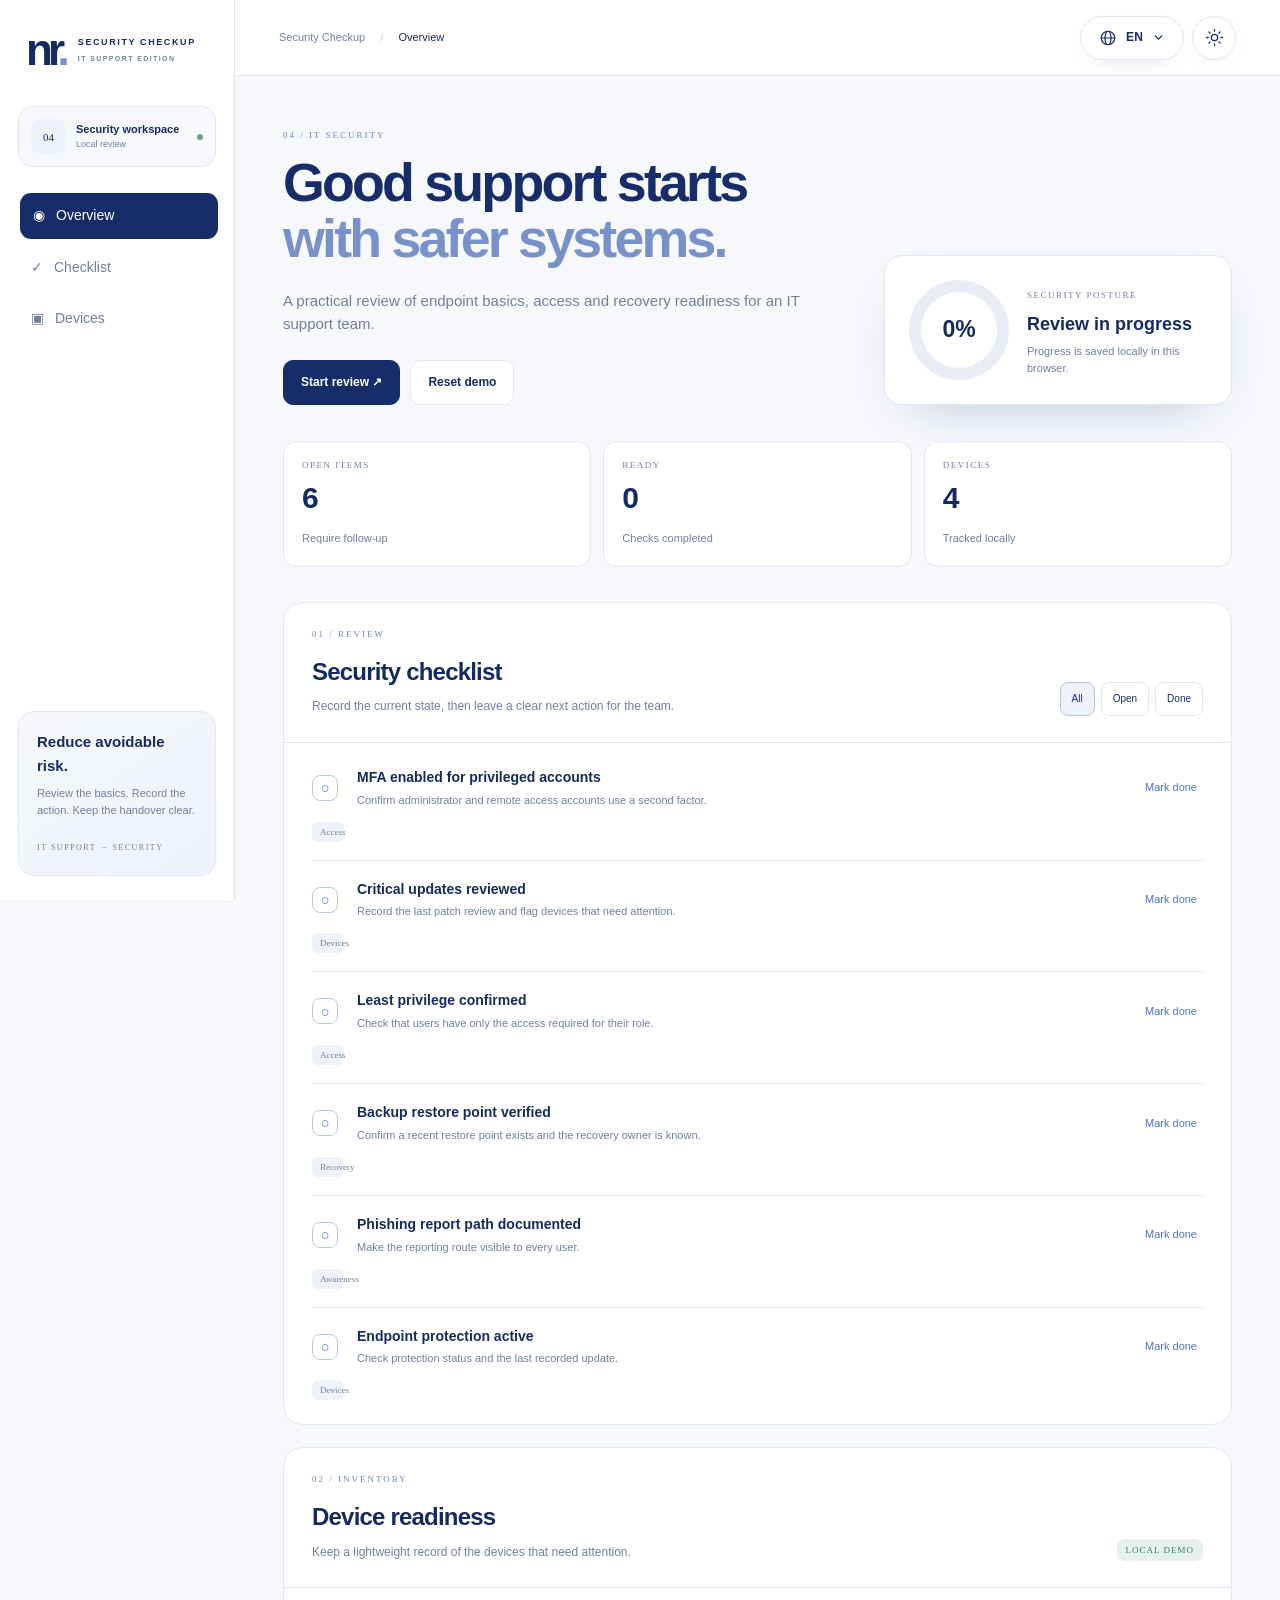
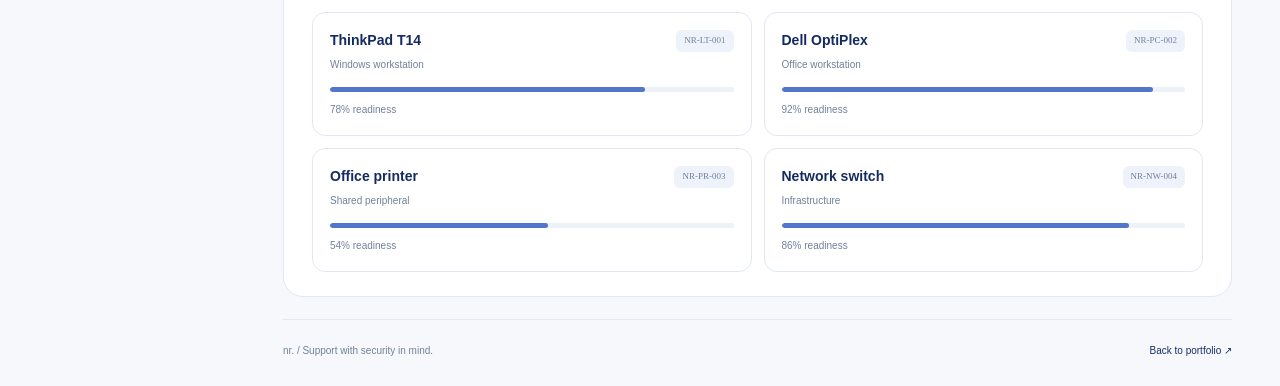
<file: it-security-checkup/it-security-checkup/index.html>
<!doctype html>
<html lang="en">
<head>
  <meta charset="utf-8">
  <meta name="viewport" content="width=device-width,initial-scale=1">
  <meta name="description" content="IT Security Checkup — a practical security review workspace by Nikita Rysiev.">
  <title>IT Security Checkup · NR.</title>
  <link rel="icon" href="favicon.svg" type="image/svg+xml">
  <script src="theme-init.js"></script>
  <link rel="stylesheet" href="styles.css">
  <link rel="stylesheet" href="premium-controls.css?v=20261010-7lang">
</head>
<body>
  <a class="skip" href="#main" data-i="skip">Skip to content</a>
  <div class="shell">
    <aside class="sidebar">
      <a class="brand" href="../"><b>nr<span>.</span></b><span>SECURITY CHECKUP<small>IT SUPPORT EDITION</small></span></a>
      <div class="workspace"><span class="avatar">04</span><div><strong data-i="securityWorkspace">Security workspace</strong><small data-i="localReview">Local review</small></div><i class="dot"></i></div>
      <nav aria-label="Security sections">
        <a class="nav-item active" href="#overview">◉ <span data-i="navOverview">Overview</span></a>
        <a class="nav-item" href="#checklist">✓ <span data-i="navChecklist">Checklist</span></a>
        <a class="nav-item" href="#devices">▣ <span data-i="navDevices">Devices</span></a>
      </nav>
      <div class="sidebar-note"><strong data-i="sidebarTitle">Reduce avoidable risk.</strong><p data-i="sidebarDesc">Review the basics. Record the action. Keep the handover clear.</p><small>IT SUPPORT → SECURITY</small></div>
    </aside>
    <div class="main-shell">
      <header class="topbar">
        <div class="breadcrumb">Security Checkup <span>/</span> <strong id="crumb">Overview</strong></div>
        <div class="actions">
          <div class="language-picker">
            <button id="lang" type="button" aria-label="Choose language" aria-haspopup="true" aria-expanded="false" aria-controls="lang-menu"><svg viewBox="0 0 24 24" aria-hidden="true"><circle cx="12" cy="12" r="9"/><ellipse cx="12" cy="12" rx="4" ry="9"/><path d="M3 12h18"/></svg><span class="lang-code">EN</span><svg class="chevron" viewBox="0 0 16 16" aria-hidden="true"><path d="m4 6 4 4 4-4"/></svg></button>
            <div id="lang-menu" hidden></div>
          </div>
          <button id="theme" class="icon" type="button" aria-label="Use dark theme" aria-pressed="false"><svg viewBox="0 0 24 24" aria-hidden="true"></svg></button>
        </div>
      </header>
      <main id="main">
        <section id="overview" class="hero">
          <div><p class="eyebrow">04 / IT SECURITY</p><h1 id="hero-title">Good support starts<br><em>with safer systems.</em></h1><p class="lead" data-i="lead">A practical review of endpoint basics, access and recovery readiness for an IT support team.</p><div class="hero-actions"><a class="button primary" href="#checklist" data-i="start">Start review ↗</a><button class="button secondary" id="reset" type="button" data-i="reset">Reset demo</button></div></div>
          <div class="score-card"><div class="score-ring" id="ring"><strong id="score">0%</strong></div><div><span class="label" data-i="posture">SECURITY POSTURE</span><h2 id="score-label">Review in progress</h2><p id="score-copy">Complete the checklist to see the current posture.</p></div></div>
        </section>
        <section class="stats">
          <article><span data-i="openItems">OPEN ITEMS</span><strong id="open">0</strong><small data-i="requireFollow">Require follow-up</small></article>
          <article><span data-i="ready">READY</span><strong id="ready">0</strong><small data-i="checksCompleted">Checks completed</small></article>
          <article><span data-i="devices">DEVICES</span><strong id="device-count">4</strong><small data-i="trackedLocally">Tracked locally</small></article>
        </section>
        <section id="checklist" class="panel"><div class="panel-head"><div><p class="eyebrow" data-i="review">01 / REVIEW</p><h2 data-i="checklist">Security checklist</h2><p data-i="checklistDesc">Record the current state, then leave a clear next action for the team.</p></div><div class="filter"><button type="button" class="filter-button active" data-filter="all" data-i="all">All</button><button type="button" class="filter-button" data-filter="open" data-i="filterOpen">Open</button><button type="button" class="filter-button" data-filter="done" data-i="done">Done</button></div></div><div id="checks" class="checks"></div></section>
        <section id="devices" class="panel"><div class="panel-head"><div><p class="eyebrow" data-i="inventory">02 / INVENTORY</p><h2 data-i="deviceReadiness">Device readiness</h2><p data-i="deviceDesc">Keep a lightweight record of the devices that need attention.</p></div><span class="pill" data-i="localDemo">LOCAL DEMO</span></div><div id="devices-list" class="device-grid"></div></section>
        <footer><span>nr. / <span data-i="footer">Support with security in mind.</span></span><a href="../" data-i="back">Back to portfolio ↗</a></footer>
      </main>
    </div>
  </div>
  <script src="security-languages.js"></script>
  <script src="app.js?v=20261010-7lang"></script>
  <script src="controls.js?v=20261010-7lang"></script>
</body>
</html>
</file>
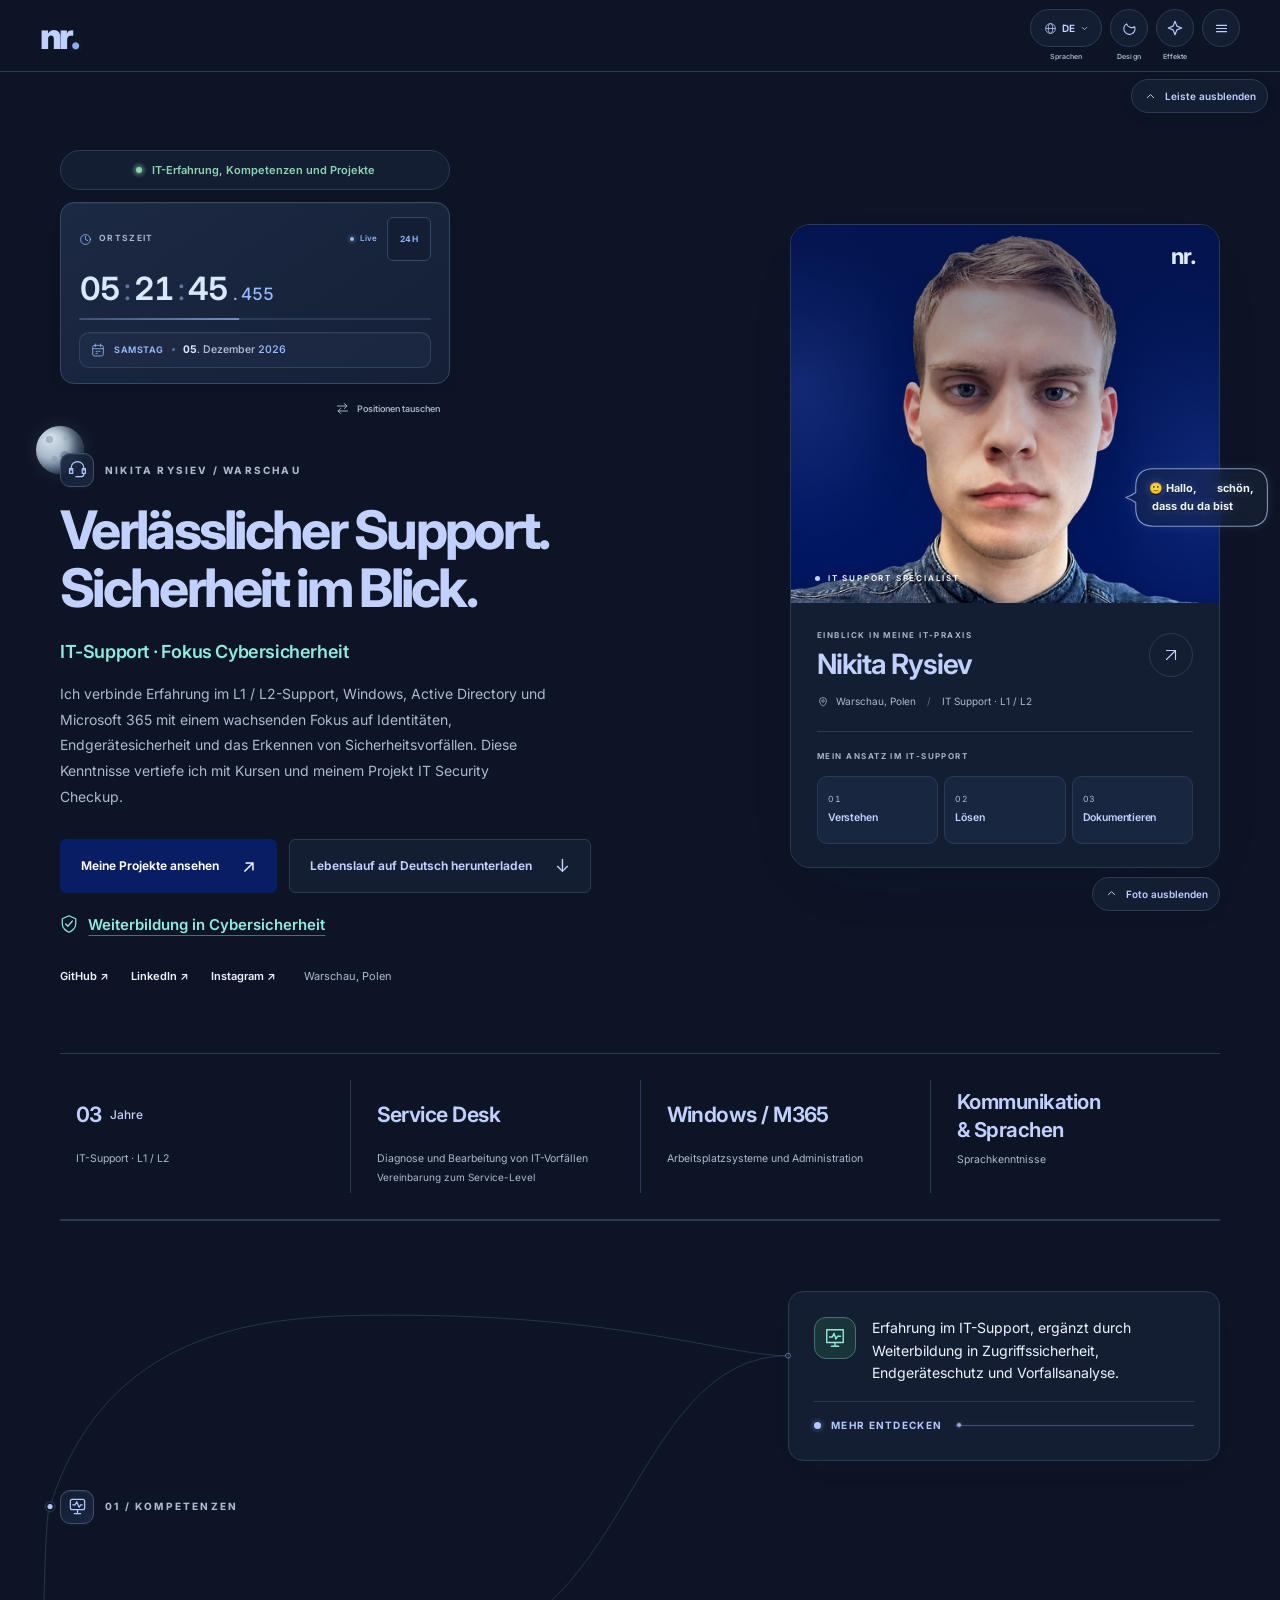
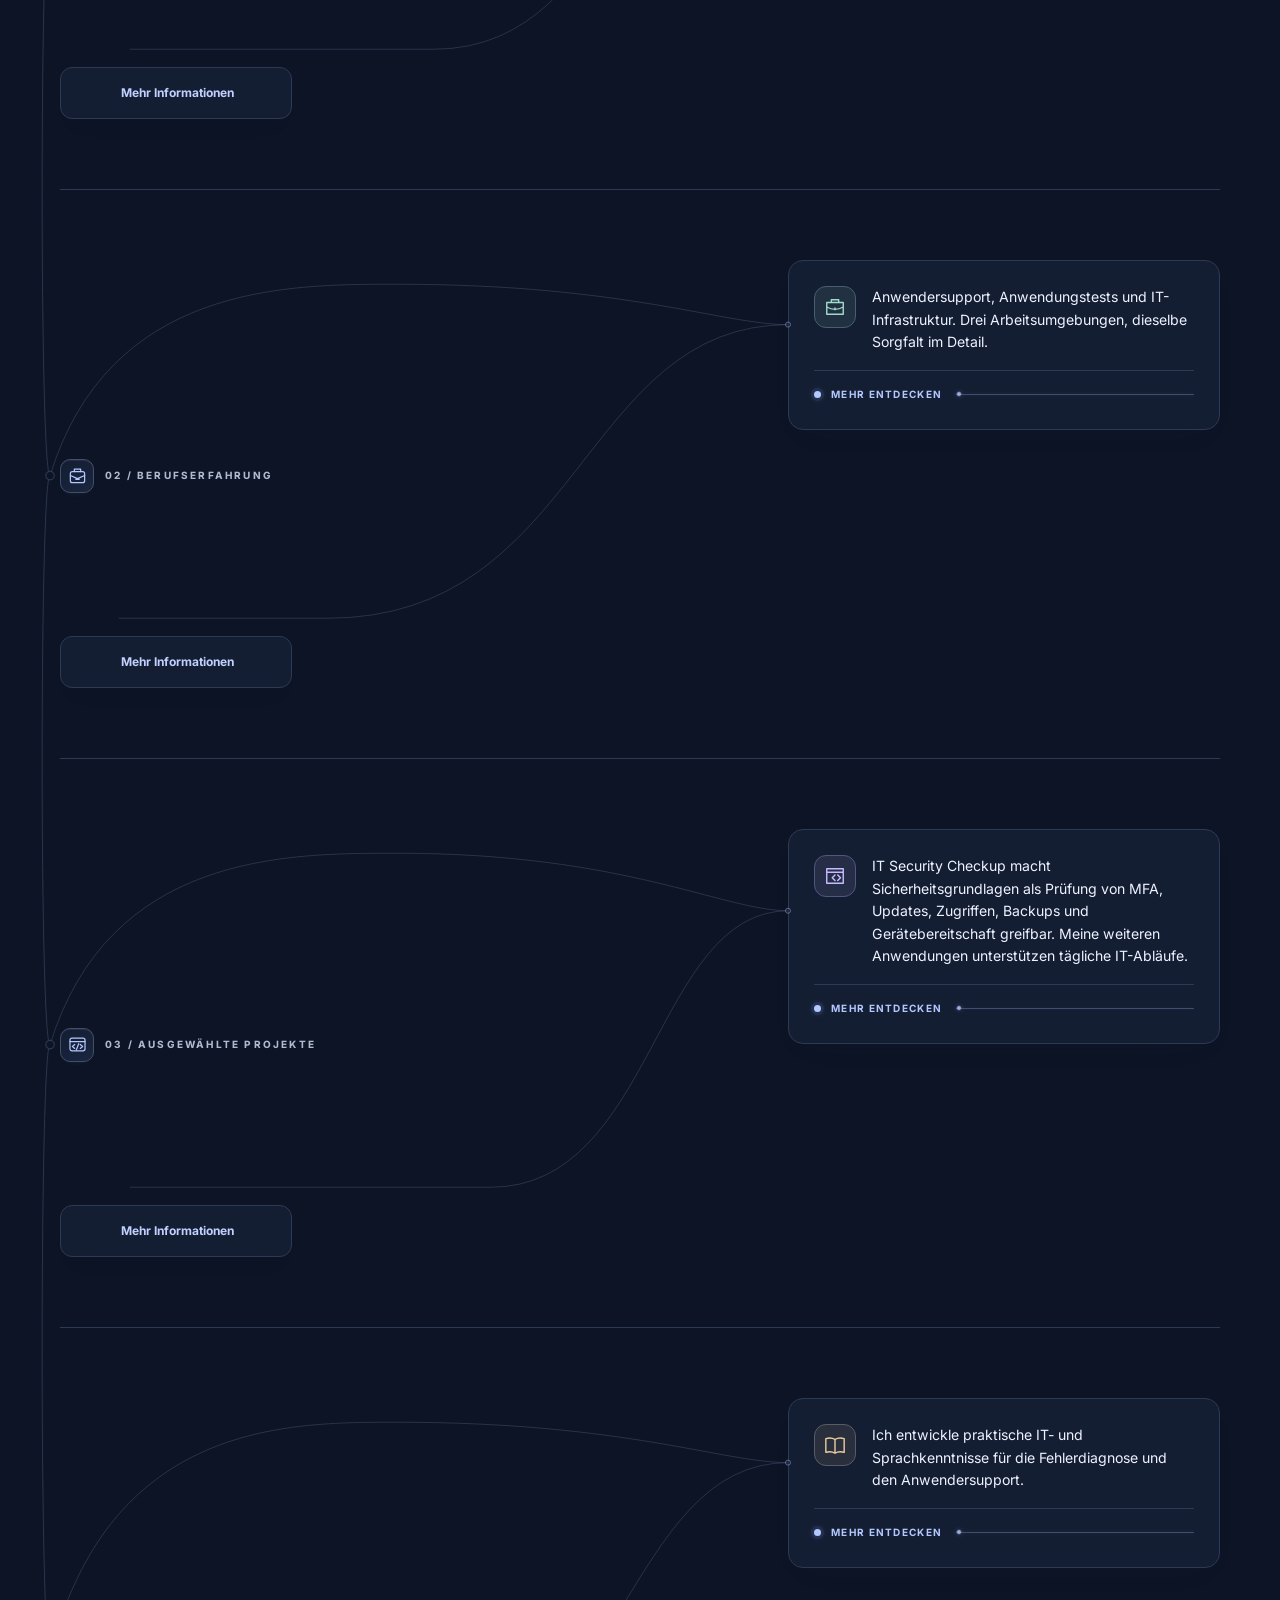
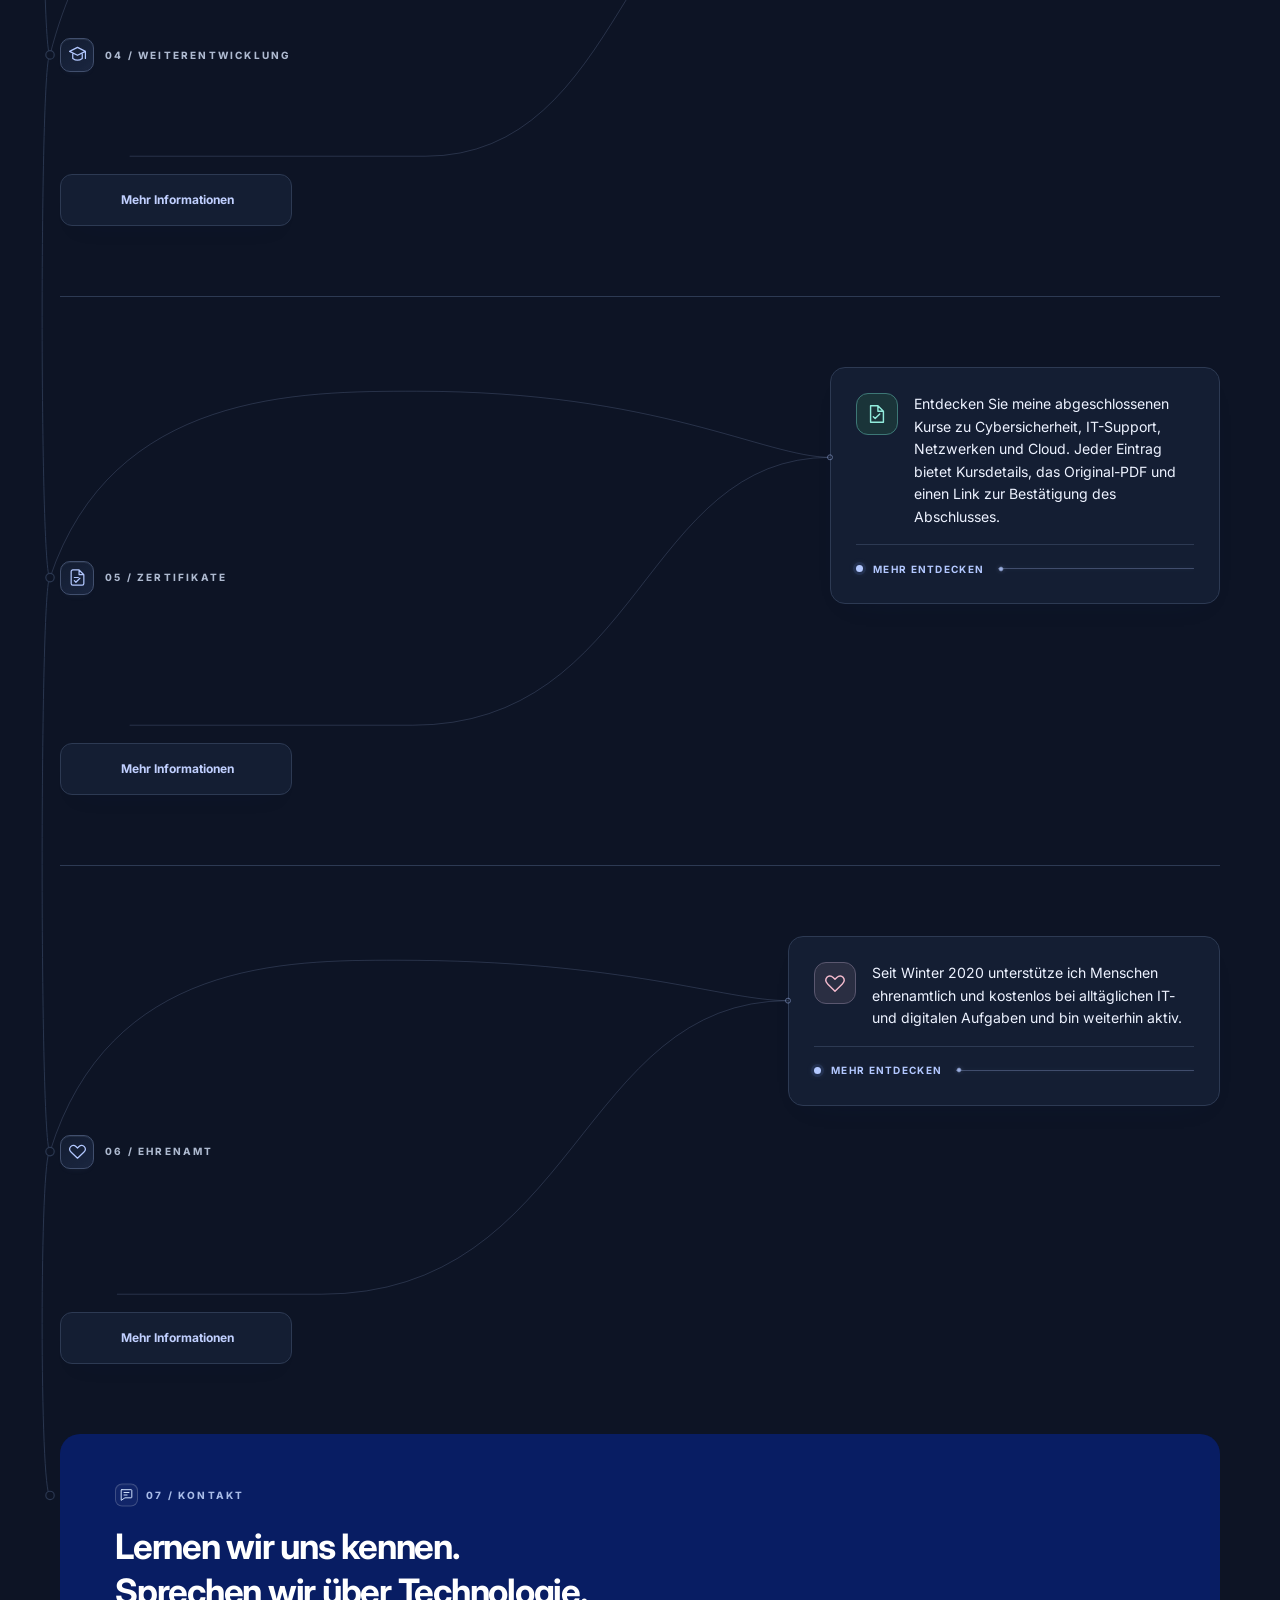
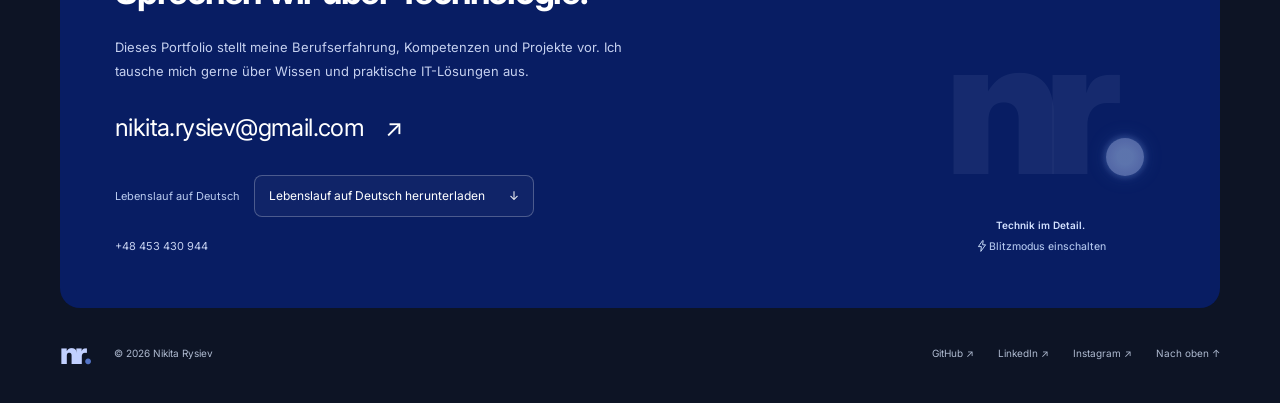
<file: index-de.html>
<!doctype html>
<html data-theme="dark" lang="de">
  <head>
    <meta charset="UTF-8" />
    <meta name="viewport" content="width=device-width, initial-scale=1" />
    <meta
      name="description"
      content="Nikita Rysiev — IT-Support-Spezialist mit Weiterbildung in Cybersicherheit. L1-/L2-Support, Windows, Microsoft 365, Zugriffsverwaltung, Praxisprojekte und abgeschlossene Kurse."
    />
    <meta name="theme-color" content="#081d63" />
    <meta name="view-transition" content="same-origin" />
    <title>Nikita Rysiev — IT-Support · Fokus Cybersicherheit</title>
    <link rel="icon" href="favicon.svg" type="image/svg+xml" />
    <script src="theme-init.js?v=20261105-fixed-dark1"></script>
    <link rel="stylesheet" href="styles.css?v=20261010-logo-layout-geo1" />
    <link rel="stylesheet" href="portrait.css?v=20261013-ambient1-geo1" />
    <script src="main.js?v=20261105-fixed-dark1" defer></script>
    <link rel="alternate" hreflang="pl" href="index-pl.html" />
    <link rel="alternate" hreflang="en" href="index.html" />
    <link rel="alternate" hreflang="x-default" href="index.html" />
    <link rel="alternate" hreflang="de" href="index-de.html" />
    <link rel="alternate" hreflang="uk" href="index-uk.html" />
    <link rel="stylesheet" href="motion.css?v=3-geo1" />
    <script src="motion.js?v=20261117-fix1" defer></script>
    <link rel="stylesheet" href="refinement.css?v=20261010-geo1" />
    <script src="refinement.js?v=20260929" defer></script>
    <link rel="stylesheet" href="workspace-projects.css?v=20261010-currency-flow-geo1" />
    <link rel="stylesheet" href="studio-card-motion.css?v=20261017-clean1" />
    <link rel="stylesheet" href="volunteer.css?v=20261009-geo1" />
    <link rel="stylesheet" href="logo-layout.css?v=20261010-mobile-3" />
    <link rel="stylesheet" href="certificates.css?v=20261013" />
    <link rel="stylesheet" href="premium-polish.css?v=20261017-communication1" />
    <link rel="stylesheet" href="section-folds.css?v=20261017-cue1" />
    <link rel="stylesheet" href="education-explorer.css?v=20261013-4-geo1" />
    <link rel="stylesheet" href="career-dates.css?v=20261013-5-geo1" />
    <link rel="stylesheet" href="contact-signature.css?v=20261013-6" />
    <link rel="preload" href="fonts/Inter-Variable.ttf" as="font" type="font/ttf" crossorigin />
    <link rel="stylesheet" href="typography.css?v=20261013-inter" />
    <link rel="stylesheet" href="light-finish.css?v=20261017-contrast1" />
    <link rel="stylesheet" href="electric-mode.css?v=20261017-premium1" />
    <link rel="stylesheet" href="contact-play.css?v=20261014-gravity1" />
    <link rel="stylesheet" href="portrait-electric.css?v=20261102-full1" />
    <link rel="stylesheet" href="premium-electric.css?v=20261017-premium1" />
    <link rel="stylesheet" href="foundation-premium.css?v=20261017-interactive1" />
    <link rel="stylesheet" href="contact-hint.css?v=20261017-brand1" />
    <link rel="stylesheet" href="brand-status.css?v=20261017-pair1" />
    <link rel="stylesheet" href="portrait-steps.css?v=20261017-brand1" />
    <link rel="stylesheet" href="skill-finish.css?v=20261105-wrap1" />
    <link rel="stylesheet" href="project-panels.css?v=20261017-clean1" />
    <link rel="stylesheet" href="content-protection.css?v=20261017-view1" />
    <link rel="stylesheet" href="portrait-life.css?v=20261017-clean-edge2" />
    <link rel="stylesheet" href="profile-clock.css?v=20261107-calendar2" />
    <link rel="stylesheet" href="profile-pair.css?v=20261017-pair1" />
    <link rel="stylesheet" href="certificates-completed.css?v=20261025-order1" />
    <script src="certificates-data.js?v=20261121-motion-logos-istqb" defer></script>
    <script src="certificates.js?v=20261025-order1" defer></script>
    <script src="certificate-library.js?v=20261121-hardware-order" defer></script>
    <script src="section-folds.js?v=20261013-6" defer></script>
    <script src="certificates-motion.js?v=20261117-fix1" defer></script>
    <script src="certificates-order.js?v=20261121-hardware-order" defer></script>
    <script src="education-explorer.js?v=20261013-2" defer></script>
    <script src="electric-mode.js?v=20261108-streaks1" defer></script>
    <script src="contact-play.js?v=20261017-hint1" defer></script>
    <script src="portrait-electric.js?v=20261102-full1" defer></script>
    <script src="premium-electric.js?v=20261025-rounded1" defer></script>
    <script src="brand-status.js?v=20261017-pair1" defer></script>
    <script src="portrait-steps.js?v=20261017-brand1" defer></script>
    <link rel="stylesheet" href="section-cards.css?v=20261117-ui1" />
    <link rel="stylesheet" href="profile-network.css?v=20261105-refresh1" />
    <link rel="stylesheet" href="cloud-mode.css?v=20261102-v41b" />
    <script src="section-cards.js?v=20261117-ui1" defer></script>
    <script src="profile-network.js?v=20261105-full-names3" defer></script>
    <script src="cloud-mode.js?v=20261108-streaks1" defer></script>
    <link rel="stylesheet" href="section-connector.css?v=20261118-linear1" />
    <script src="section-connector.js?v=20261121-synced-titles" defer></script>
    <link rel="stylesheet" href="cloud-layout.css?v=20261102-v41b" />
    <script src="cloud-layout.js?v=20261102-v41b" defer></script>
  <link rel="stylesheet" href="portrait-clouds.css?v=1"/><script src="portrait-clouds.js?v=1" defer></script><link rel="stylesheet" href="facts-alignment.css?v=1"/><link rel="stylesheet" href="cloud-scroll.css?v=20261108-streaks1"/><script src="cloud-scroll.js?v=20261108-streaks1" defer></script><link rel="stylesheet" href="section-links.css?v=suite-sync2"/><script src="section-links.js?v=suite-sync2" defer></script><link rel="stylesheet" href="portrait-welcome.css?v=20261112-english-certs2"/><script src="portrait-welcome.js?v=20261112-english-certs2" defer></script><link rel="stylesheet" href="header-captions.css?v=20261107"/><script src="header-captions.js?v=20261107" defer></script><link rel="stylesheet" href="mobile-finish.css?v=20261117-ui1"/><script defer src="mobile-finish.js?v=20261117-ui1"></script><link rel="stylesheet" href="star-mode.css?v=20261108-stream1"/><script defer src="star-mode.js?v=20261109-orbits3"></script><script defer src="star-visibility.js?v=20261108-streaks1"></script><link rel="stylesheet" href="electric-rain.css?v=20261108-streaks1"/><script defer src="electric-rain.js?v=20261108-streaks1"></script><link rel="stylesheet" href="light-grey-cards.css?v=20261108-streaks1"/><script defer src="theme-effects.js?v=20261108-streaks1"></script><link rel="stylesheet" href="atmosphere-depth.css?v=20261109-orbits3"/><script defer src="atmosphere-depth.js?v=20261109-orbits3"></script><link rel="stylesheet" href="solar-system.css?v=20261112-english-certs2"/><script defer src="solar-system.js?v=20261112-english-certs2"></script><link rel="stylesheet" href="visibility-controls.css?v=20261117-ui1"/><script defer src="visibility-controls.js?v=20261117-ui1"></script><link rel="stylesheet" href="effects-menu.css?v=20261117-fix1"/><link rel="stylesheet" href="portfolio-interface.css?v=20261118-stable1"/>  <link rel="stylesheet" href="cybersecurity-focus.css?v=20261120" />
    <link rel="stylesheet" href="certificate-order.css?v=20261121" />
    <link rel="stylesheet" href="cybersecurity-learning.css?v=suite-sync2" />
    <link rel="stylesheet" href="portfolio-motion-fix.css?v=20261121" />
  </head>
  <body>
    <a class="skip-link" href="#main">Zum Inhalt springen</a>
    <header class="site-header">
      <div class="nav-shell">
        <a class="brand" href="#about" aria-label="Nikita Rysiev — Startseite"
          >nr<span>.</span><span class="brand-caption">IT SUPPORT · SECURITY</span></a
        >
        <nav class="main-nav" id="navigation" aria-label="Hauptnavigation">
          <a href="#about">Über mich</a>
          <a href="#skills">Kompetenzen</a>
          <a href="#experience">Erfahrung</a>
          <a href="#projects">Projekte</a>
          <a href="#certificates">Zertifikate</a>
          <a href="#volunteer">Ehrenamt</a>
          <a href="#contact">Kontakt</a>
        </nav>
        <div class="nav-tools">
          <details class="language-switch"><summary aria-label="Sprache wählen"><svg viewBox="0 0 24 24" aria-hidden="true"><circle cx="12" cy="12" r="9"/><ellipse cx="12" cy="12" rx="4" ry="9"/><path d="M3 12h18"/></svg>DE<svg class="language-chevron" viewBox="0 0 16 16" aria-hidden="true"><path d="m4 6 4 4 4-4"/></svg></summary><nav aria-label="Sprache wählen" class="language-options"><a href="index-pl.html" lang="pl" hreflang="pl">Polski<span>PL</span></a><a href="index.html" lang="en" hreflang="en">English<span>EN</span></a><a href="index-de.html" lang="de" hreflang="de" aria-current="page">Deutsch<span>DE</span></a><a href="index-uk.html" lang="uk" hreflang="uk">Українська<span>UK</span></a></nav></details>
          <button
            class="icon-button"
            id="theme-toggle"
            type="button"
            aria-label="Dunkles Design aktivieren"
            aria-pressed="false"
          >
            <svg viewBox="0 0 24 24" aria-hidden="true"><circle cx="12" cy="12" r="4"></circle><path d="M12 2v2m0 16v2M2 12h2m16 0h2M4.93 4.93l1.42 1.42m11.3 11.3 1.42 1.42M4.93 19.07l1.42-1.42m11.3-11.3 1.42-1.42"></path></svg>
          </button>
          <button
            class="icon-button menu-toggle"
            id="menu-toggle"
            type="button"
            aria-label="Menü"
            aria-expanded="false"
            aria-controls="navigation"
          >
            <svg viewBox="0 0 24 24" aria-hidden="true">
              <path d="M4 7h16M4 12h16M4 17h16"></path>
            </svg>
          </button>
        </div>
      </div>
    </header>
    <main id="main" class="container">
      <section class="hero" id="about" aria-labelledby="hero-title">
        <div class="hero-copy">
          <div class="profile-pair" data-profile-pair role="group" aria-label="Status und Ortszeit" data-clock-first="Uhr über dem Status." data-status-first="Status über der Uhr.">
            <div class="profile-pair-track" id="profile-pair-track" data-pair-track>
              <div class="profile-pair-item" data-profile-item="status">
          <a class="availability" href="#skills" draggable="false" aria-label="Meine IT-Kompetenzen entdecken"><span class="status-dot" aria-hidden="true"></span><span>IT-Erfahrung, Kompetenzen und Projekte</span></a>
              </div>
              <div class="profile-pair-item" data-profile-item="clock">
          <div class="profile-clock" data-profile-clock role="group" aria-label="Aktuelle Gerätezeit" aria-live="off" hidden>
            <div class="profile-clock-head"><span class="profile-clock-title"><svg viewBox="0 0 24 24" aria-hidden="true"><circle cx="12" cy="12" r="9"/><path d="M12 6v6l4 2"/></svg>Ortszeit</span><span class="profile-clock-controls"><span class="profile-clock-live" aria-hidden="true"><i></i>Live</span><button class="profile-clock-format" type="button" data-clock-format aria-pressed="false" aria-label="12-Stunden-Format" title="Zum 12-Stunden-Format wechseln">24H</button></span></div>
            <time class="profile-clock-time" data-clock-time><span data-clock-hours>00</span><span class="profile-clock-colon" aria-hidden="true">:</span><span data-clock-minutes>00</span><span class="profile-clock-colon" aria-hidden="true">:</span><span data-clock-seconds>00</span><span class="profile-clock-fraction" aria-hidden="true"><span class="profile-clock-decimal">.</span><span data-clock-milliseconds>000</span></span><span class="profile-clock-period" data-clock-period aria-hidden="true" hidden></span></time><span class="profile-clock-meter" aria-hidden="true"><i></i></span>
            <div class="profile-clock-calendar"><svg class="profile-clock-calendar-icon" viewBox="0 0 24 24" aria-hidden="true"><rect x="4" y="5" width="16" height="16" rx="3"/><path d="M8 3v4m8-4v4M4 10h16m-11 4h2m2 0h2m-6 3h2"/></svg><span class="profile-clock-weekday" data-clock-weekday></span><span class="profile-clock-date-divider" aria-hidden="true"></span><time class="profile-clock-date" data-clock-date></time></div>
          </div>
              </div>
            </div>
            <div class="profile-pair-tools" hidden><button class="profile-pair-swap" type="button" data-pair-swap aria-controls="profile-pair-track" aria-pressed="false" aria-label="Status und Uhr tauschen. Auch durch seitliches Wischen möglich." title="Status und Uhr tauschen. Auch durch seitliches Wischen möglich."><svg viewBox="0 0 24 24" aria-hidden="true"><path d="M4 8h15m-4-4 4 4-4 4M20 16H5m4-4-4 4 4 4"/></svg><span>Positionen tauschen</span></button></div>
            <span class="profile-pair-announcement" data-pair-announcement role="status" aria-live="polite" aria-atomic="true"></span>
          </div>
          <p class="eyebrow hero-name"><span class="section-symbol" aria-hidden="true"><svg viewBox="0 0 24 24" focusable="false"><path d="M4 13V10a8 8 0 0 1 16 0v3M4 11H2v6h4v-6Zm16 0h2v6h-4v-6ZM20 17v1a3 3 0 0 1-3 3h-4"/><path d="M10 21h3"/></svg></span>NIKITA RYSIEV / WARSCHAU</p>
          <h1 id="hero-title">Verlässlicher Support.<br />Sicherheit im Blick.</h1>
          <p class="hero-role">IT-Support · Fokus Cybersicherheit</p>
          <p class="hero-description">Ich verbinde Erfahrung im L1 / L2-Support, Windows, Active Directory und Microsoft 365 mit einem wachsenden Fokus auf Identitäten, Endgerätesicherheit und das Erkennen von Sicherheitsvorfällen. Diese Kenntnisse vertiefe ich mit Kursen und meinem Projekt IT Security Checkup.</p>
          <div class="hero-actions">
            <a class="button button-primary" href="#projects"
              ><span>Meine Projekte ansehen</span
              ><span aria-hidden="true">↗</span></a
            ><a class="button button-secondary" href="CV_NIKITA_RYSIEV_IT_SUPPORT_DE.pdf" download="CV_NIKITA_RYSIEV_IT_SUPPORT_DE.pdf" hreflang="de"><span>Lebenslauf auf Deutsch herunterladen</span><span aria-hidden="true">↓</span></a>
          </div>
          <a class="cyber-learning-link" href="#certificates" aria-label="Abgeschlossene Kurse ansehen"><svg viewBox="0 0 24 26" aria-hidden="true" focusable="false"><path d="M12 2 21 6v7c0 6-6 10-9 11-3-1-9-5-9-11V6Z"/><path d="m7.5 13 3 3 6-7"/></svg><span>Weiterbildung in Cybersicherheit</span></a>
          <div class="hero-links">
            <a
              href="https://github.com/webdevnikfull"
              target="_blank"
              rel="noopener noreferrer"
              >GitHub ↗</a
            ><a
              href="https://linkedin.com/in/nikita-rysiev-a4b7921b4/"
              target="_blank"
              rel="noopener noreferrer"
              >LinkedIn ↗</a
            ><a href="https://www.instagram.com/_visual.nik/" target="_blank" rel="noopener noreferrer">Instagram ↗</a
            ><span>Warschau, Polen</span>
          </div>
        </div>
        <div class="hero-visual">
          <details class="portrait-welcome" open>
            <summary title="Die Begrüßung lässt sich geöffnet und eingeklappt verschieben. Zum Öffnen oder Schließen klicken. Tastatur: Alt und Pfeiltasten."><span class="welcome-title">Begrüßung</span><span class="welcome-message"><span class="welcome-full">Hallo, schön, dass du da bist</span><span class="welcome-typed" aria-hidden="true" hidden></span><span class="welcome-caret" aria-hidden="true"></span></span><span class="welcome-chevron" aria-hidden="true"></span></summary>
          </details>
          <div class="portrait-frame">
            <div class="portrait-image-wrap">
              <span class="portrait-photo-motion"><img
                src="nikita-rysiev.png"
                alt="Nikita Rysiev"
                width="502"
                height="502"
                fetchpriority="high"
              /></span>
              <div class="portrait-topline">
                <span aria-hidden="true"></span
                ><span class="portrait-monogram" aria-hidden="true">nr.</span>
              </div>
              <div class="portrait-photo-label">
                <span class="portrait-dot"></span>IT SUPPORT SPECIALIST
              </div>
            </div>
            <div class="portrait-details">
              <div class="portrait-identity">
                <div>
                  <p class="portrait-kicker">EINBLICK IN MEINE IT-PRAXIS</p>
                  <p class="portrait-name">Nikita Rysiev</p>
                </div>
                <a
                  class="portrait-contact"
                  href="#contact"
                  aria-label="Kontakt — Nikita Rysiev"
                  ><svg viewBox="0 0 24 24" aria-hidden="true">
                    <path d="M6 18 18 6M6 6h12v12"></path></svg
                ></a>
              </div>
              <div class="portrait-location">
                <svg viewBox="0 0 24 24" aria-hidden="true">
                  <path
                    d="M19 10c0 5-7 11-7 11S5 15 5 10a7 7 0 1 1 14 0Z"
                  ></path>
                  <circle cx="12" cy="10" r="2.5"></circle></svg
                ><span>Warschau, Polen</span
                ><span class="portrait-divider" aria-hidden="true">/</span
                ><span>IT Support · L1 / L2</span>
              </div>
              <div class="portrait-method">
                <p class="portrait-kicker">MEIN ANSATZ IM IT-SUPPORT</p>
                <div class="portrait-steps">
                  <span><small>01</small><strong>Verstehen</strong></span
                  ><span><small>02</small><strong>Lösen</strong></span
                  ><span><small>03</small><strong>Dokumentieren</strong></span>
                </div>
              </div>
            </div>
          </div>
        </div>
      </section>
      <div class="facts-strip" aria-label="Berufliches Profil">
        <div>
          <strong>03<span>Jahre</span></strong>
          <p>IT-Support · L1 / L2</p>
        </div>
        <div>
          <strong>Service Desk</strong>
          <p>Diagnose und Bearbeitung von IT-Vorfällen<span class="fact-service-detail">Vereinbarung zum Service-Level</span></p>
        </div>
        <div>
          <strong>Windows / M365</strong>
          <p>Arbeitsplatzsysteme und Administration</p>
        </div>
        <div>
          <strong class="facts-communication">Kommunikation &amp; Sprachen</strong>
          <p>Sprachkenntnisse</p>
        </div>
      </div>

      <section class="section" id="skills" aria-labelledby="skills-title">
        <div class="section-heading">
          <div>
            <p class="eyebrow"><span class="section-symbol" aria-hidden="true"><svg viewBox="0 0 24 24" focusable="false"><rect x="3" y="3" width="18" height="13" rx="2.5"/><path d="M8 21h8m-4-5v5M6 10h3l2-4 3 7 2-3h2"/></svg></span><span class="section-eyebrow-label"><span class="section-order-number">01</span> / KOMPETENZEN</span></p>
            <h2 id="skills-title">Zuverlässige Systeme.<br />Sicherer arbeiten.</h2>
          </div>
          <p class="section-intro">Erfahrung im IT-Support, ergänzt durch Weiterbildung in Zugriffssicherheit, Endgeräteschutz und Vorfallsanalyse.</p>
        </div>
        <div class="skills-grid">
          <article class="skill-card">
            <span class="skill-symbol" aria-hidden="true"><svg viewBox="0 0 24 24"><circle cx="12" cy="12" r="8"/><path d="m8 12 3 3 5-6"/></svg></span>
            <h3>Incident-Support</h3>
            <p>L1-/L2-Supportanfragen bearbeiten: Diagnose, Dokumentation und Eskalation komplexer Probleme.</p>
          <div class="tags"><span>Jira Service Desk</span><span>Vereinbarung zum Service-Level</span><span>RCA</span></div>
          </article>
          <article class="skill-card">
            <span class="skill-symbol" aria-hidden="true"><svg viewBox="0 0 24 24"><path d="m8 7-5 5 5 5m8-10 5 5-5 5m-3-13-2 16"/></svg></span>
            <h3>Arbeitsplatzsysteme</h3>
            <p>Support für Windows-Arbeitsplätze, Active-Directory-Konten, Microsoft 365 und alltägliche Arbeitswerkzeuge. Einsatz von Microsoft Copilot zur Automatisierung von Aufgaben.</p>
            <div class="tags"><span>Windows 10/11</span><span>Android</span><span>iOS</span><span>Active Directory</span><span>Microsoft 365</span><span>Microsoft Intune</span><span>Microsoft Entra ID</span><span>Microsoft Copilot</span></div>
          </article>
          <article class="skill-card">
            <span class="skill-symbol" aria-hidden="true"><svg viewBox="0 0 24 24"><rect x="3" y="4" width="18" height="13" rx="3"/><path d="M8 21h8m-4-4v4M6 11h3l2-3 3 6 2-3h2"/></svg></span>
            <h3>Infrastruktur &amp; Geräte</h3>
            <p>Hardware und Netzwerkgeräte vor Ort prüfen sowie LAN-/WLAN-Verbindungen konfigurieren und testen.</p>
            <div class="tags"><span>LAN / WLAN</span><span>Hardware</span></div>
          </article>
        </div>
        <div class="cyber-learning" aria-labelledby="cyber-learning-title"><p class="cyber-learning-eyebrow">CYBERSICHERHEIT · LERNEN UND PRAXIS</p><h3 id="cyber-learning-title">Sicherheitswissen auf einer IT-Support-Grundlage aufbauen.</h3><p class="cyber-learning-intro">Meine aktuellen Lerngebiete verbinden abgeschlossene Kurse mit praktischer Projektarbeit.</p><div class="skills-grid cyber-learning-grid"><article class="skill-card cyber-learning-card"><span class="skill-symbol" aria-hidden="true"><svg viewBox="0 0 24 24" focusable="false"><circle cx="9" cy="8" r="3"/><path d="M3 21v-3a6 6 0 0 1 8-5M17 12l4 2v3c0 3-4 5-4 5s-4-2-4-5v-3Z"/></svg></span><h3>Identitäten & Zugriff</h3><p>Ich verbinde meine Erfahrung mit Active Directory und Microsoft Entra ID mit Weiterbildung in MFA, Zugriffskontrolle und Endgeräteverwaltung.</p><div class="tags"><span>Microsoft Entra ID</span><span>MFA</span><span>Zugriffskontrolle</span></div></article><article class="skill-card cyber-learning-card"><span class="skill-symbol" aria-hidden="true"><svg viewBox="0 0 24 24" focusable="false"><rect x="3" y="4" width="18" height="13" rx="2"/><path d="M8 21h8m-4-4v4m-4-10 3 3 5-6"/></svg></span><h3>Endgeräte & Ausfallsicherheit</h3><p>Mein Projekt IT Security Checkup verbindet Updates, Zugriffsprüfungen, Backup-Bereitschaft und Gerätegrundlagen in einer praktischen Übersicht.</p><div class="tags"><span>Microsoft Intune</span><span>Patch-Management</span><span>Backup und Wiederherstellung</span></div></article><article class="skill-card cyber-learning-card"><span class="skill-symbol" aria-hidden="true"><svg viewBox="0 0 24 24" focusable="false"><path d="M12 3 3 7v6c0 5 9 9 9 9s9-4 9-9V7Z"/><path d="M12 8v5m0 3h.01"/></svg></span><h3>Analyse von Sicherheitsvorfällen</h3><p>Meine abgeschlossenen Kurse zur CySA+-Vorbereitung und zu Sicherheitsgrundlagen unterstützen weiteres Lernen in Incident Response, Netzwerksicherheit und Schwachstellenmanagement.</p><div class="tags"><span>Netzwerksicherheit</span><span>Vorfallreaktion</span><span>Schwachstellenmanagement</span></div></article></div></div>

      </section>

      <section
        class="section experience-section"
        id="experience"
        aria-labelledby="experience-title"
      >
        <div class="section-heading">
          <div>
            <p class="eyebrow"><span class="section-symbol" aria-hidden="true"><svg viewBox="0 0 24 24" focusable="false"><rect x="3" y="7" width="18" height="14" rx="2.5"/><path d="M8 7V4h8v3M3 12l9 4 9-4M10 15v2h4v-2"/></svg></span><span class="section-eyebrow-label"><span class="section-order-number">02</span> / BERUFSERFAHRUNG</span></p>
            <h2 id="experience-title">Erfahrung, die<br>Qualität schafft.</h2>
          </div>
          <p class="section-intro">Anwendersupport, Anwendungstests und IT-Infrastruktur. Drei Arbeitsumgebungen, dieselbe Sorgfalt im Detail.</p>
        </div>
        <div class="timeline">
          <article class="experience-row"><div class="experience-date"><a class="company-logo company-logo--iss company-logo-link" href="https://www.pl.issworld.com/" target="_blank" rel="noopener noreferrer" aria-label="ISS Polska — Facility Management · technischer Service (offizielle Website)"><img src="brand-logos/iss.png" alt="ISS Polska logo" width="116" height="82" loading="lazy" decoding="async"></a><a class="experience-area experience-area-link" href="https://www.pl.issworld.com/" target="_blank" rel="noopener noreferrer" aria-label="ISS Polska — Facility Management · technischer Service (offizielle Website)">Facility Management · technischer Service<span class="external-arrow" aria-hidden="true">↗</span></a><span class="career-years"><span class="career-date-text"><span class="career-date-end">heute</span><span class="career-date-start">Herbst 2026</span></span></span></div><div class="experience-detail"><p class="company">ISS POLSKA</p><h3>IT-Spezialist · Anwender- und Infrastruktursupport</h3><ul><li>Unterstützung von Anwendern bei Hardware-, Software- und Zugangsproblemen.</li><li>Einrichtung von Arbeitsplätzen und Diagnose der LAN-/WLAN-Verbindung.</li><li>Bearbeitung von Supportanfragen, Unterstützung bei Microsoft 365 und Dokumentation von Lösungen.</li></ul><div class="experience-tags"><span>IT-Support</span><span>Microsoft 365</span><span>LAN / WLAN</span><span>Dokumentation</span><span>Fehlerdiagnose</span><span>Arbeitsplätze</span></div></div></article>
          <article class="experience-row"><div class="experience-date"><a class="company-logo company-logo--inflaa company-logo-link" href="https://inflaa.com/" target="_blank" rel="noopener noreferrer" aria-label="INFLAA — Aufblasbare Attraktionen · E-Commerce (offizielle Website)"><img src="brand-logos/inflaa.svg" alt="INFLAA logo" width="140" height="22" loading="lazy" decoding="async"></a><a class="experience-area experience-area-link" href="https://inflaa.com/" target="_blank" rel="noopener noreferrer" aria-label="INFLAA — Aufblasbare Attraktionen · E-Commerce (offizielle Website)">Aufblasbare Attraktionen · E-Commerce<span class="external-arrow" aria-hidden="true">↗</span></a><span class="career-years"><span class="career-date-text"><span class="career-date-end">Herbst 2025</span><span class="career-date-start">Sommer 2025</span></span></span></div><div class="experience-detail"><p class="company">INFLAA</p><h3>IT-Spezialist · E-Commerce-Support</h3><ul><li>Bearbeitung von Supportanfragen der Nutzer einer E-Commerce-Plattform.</li><li>Erste Diagnose gemeldeter Probleme und Weiterleitung komplexerer Fälle.</li></ul><div class="experience-tags"><span>E-Commerce</span><span>Anwendersupport</span><span>Weiterleitung</span><span>Erstdiagnose</span></div></div></article>
          <article class="experience-row"><div class="experience-date"><a class="company-logo company-logo--fujitsu company-logo-link" href="https://global.fujitsu/pl-PL" target="_blank" rel="noopener noreferrer" aria-label="Fujitsu — IT-Dienstleistungen · digitale Transformation (offizielle Website)"><img src="brand-logos/fujitsu.png" alt="Fujitsu logo" width="66" height="66" loading="lazy" decoding="async"></a><a class="experience-area experience-area-link" href="https://global.fujitsu/pl-PL" target="_blank" rel="noopener noreferrer" aria-label="Fujitsu — IT-Dienstleistungen · digitale Transformation (offizielle Website)">IT-Dienstleistungen · digitale Transformation<span class="external-arrow" aria-hidden="true">↗</span></a><span class="career-years"><span class="career-date-text"><span class="career-date-end">Herbst 2023</span><span class="career-date-start">Frühjahr 2022</span></span></span></div><div class="experience-detail"><p class="company">FUJITSU SOLUTIONS</p><h3>IT-Spezialist · Service Desk und technischer Support</h3><ul><li>Diagnose, Behebung und Erfassung von IT-Vorfällen im Service Desk-System gemäß der Vereinbarung zum Service-Level.</li><li>Fehlerursachenanalyse mit L1-/L2-Teams.</li><li>Anwendersupport sowie Verwaltung von Konten und Berechtigungen in Active Directory.</li><li>Im Rahmen meiner Arbeit bei Fujitsu leistete ich IT-Support für Firmenkunden, darunter Mitsubishi Electric und PGE Energetyka Kolejowa.</li><li>Nutzung des Führerscheins Klasse B bei gelegentlichen Dienstreisen.</li></ul><div class="experience-tags"><span>Vereinbarung zum Service-Level</span><span>Active Directory</span><span>Führerschein Klasse B</span></div></div></article>
        </div>
      </section>

      <section class="section" id="projects" aria-labelledby="projects-title">
        <div class="section-heading">
          <div>
            <p class="eyebrow"><span class="section-symbol" aria-hidden="true"><svg viewBox="0 0 24 24" focusable="false"><rect x="2.5" y="4" width="19" height="16" rx="2.5"/><path d="M2.5 8.5h19M8.5 12l-3 2.5 3 2.5m7-5 3 2.5-3 2.5m-2-6-3 8"/></svg></span><span class="section-eyebrow-label"><span class="section-order-number">03</span> / AUSGEWÄHLTE PROJEKTE</span></p>
            <h2 id="projects-title">Sicherheit in der Praxis.<br />Werkzeuge für IT-Support.</h2>
          </div>
          <p class="section-intro">IT Security Checkup macht Sicherheitsgrundlagen als Prüfung von MFA, Updates, Zugriffen, Backups und Gerätebereitschaft greifbar. Meine weiteren Anwendungen unterstützen tägliche IT-Abläufe.</p>
        </div>
        <div class="projects-grid">
          <article class="project-card">
            <div class="project-visual todo-visual" aria-hidden="true">
              <span class="visual-label">01 / AUFGABENVERWALTUNG</span>
              <div class="mock-window project-demo-panel">
                <div class="window-bar">
                  <i></i><i></i><i></i><span>todo.app</span>
                </div>
                <div class="todo-body">
                  <div class="mock-title">
                    Ein bisschen organisierter.<span
                      >MEINE AUFGABEN / HEUTE</span
                    >
                  </div>
                  <div class="mock-task">
                    <b>✓</b><span>Oberfläche prüfen</span><em>Erledigt</em>
                  </div>
                  <div class="mock-task">
                    <b>✓</b><span>Details prüfen</span><em>Erledigt</em>
                  </div>
                  <div class="mock-task pending">
                    <b></b><span>Verbessern</span><em>Als Nächstes</em>
                  </div>
                </div>
              </div>
              <span class="visual-footnote">Beispieloberfläche</span>
            </div>
            <div class="project-content">
              <div class="project-meta">
                <span>JAVASCRIPT / LOCAL STORAGE</span><span>01</span>
              </div>
              <h3>Taskly — ToDo App</h3>
              <p>
                Eine funktionsfähige Aufgabenverwaltung mit Prioritäten,
                Fälligkeitsterminen, Suche und lokaler Speicherung. Eine
                übersichtliche, responsive Oberfläche für den täglichen Einsatz.
              </p>
              <div class="qa-note">
                <span>QA-Perspektive</span>
                <p>
                  Validierung, Filterung und Sortierung sind durch 6 Unit-Tests
                  abgedeckt. Im Browser geprüft: Bearbeitung, Speicherung,
                  Abschluss und Rückgängigmachen von Löschungen.
                </p>
              </div>
              <div class="project-links">
                <a
                  href="taskly/index.html"
                  target="_blank"
                  rel="noopener noreferrer"
                  >Live-Vorschau ↗</a
                >
                <a
                  href="https://github.com/webdevnikfull/nr._taskly."
                  target="_blank"
                  rel="noopener noreferrer"
                  >GitHub-Repository ↗</a
                >
              </div>
            </div>
          </article>
          <article class="project-card">
            <div class="project-visual bmi-visual" aria-hidden="true">
              <span class="visual-label">02 / DATEN &amp; BERECHNUNGEN</span>
              <div class="bmi-mock project-demo-panel">
                <span class="micro-label">BODY-MASS-INDEX</span>
                <div class="bmi-value">22.4<span>kg/m²</span></div>
                <div class="bmi-scale"><i></i></div>
                <div class="bmi-inputs">
                  <span
                    >GRÖSSE<strong>180 <small>cm</small></strong></span
                  ><span
                    >GEWICHT<strong>72.5 <small>kg</small></strong></span
                  >
                </div>
              </div>
              <span class="visual-footnote">Beispieloberfläche</span>
            </div>
            <div class="project-content">
              <div class="project-meta">
                <span>JAVASCRIPT / CALCULATOR</span><span>02</span>
              </div>
              <h3>BMI-Rechner</h3>
              <p>
                Eine Webanwendung zur Berechnung des Body-Mass-Index. Eine
                übersichtliche Oberfläche für die Eingabe von Zahlenwerten.
              </p>
              <div class="qa-note">
                <span>QA-Perspektive</span>
                <p>
                  Testbereiche: Eingabevalidierung, Grenzwerte, leere Felder und
                  korrekte Berechnungen.
                </p>
              </div>
              <div class="project-links">
                <a
                  href="bmi/index.html"
                  target="_blank"
                  rel="noopener noreferrer"
                  >Live-Vorschau ↗</a
                >
                <a
                  href="https://github.com/webdevnikfull/nr._bmi.calculator"
                  target="_blank"
                  rel="noopener noreferrer"
                  >GitHub-Repository ↗</a
                >
              </div>
            </div>
          </article>
          <article class="project-card">
            <div class="project-visual tool-visual" aria-hidden="true">
              <span class="visual-label">03 / Link STUDIO</span>
              <div class="tool-preview project-demo-panel"><div class="window-bar"><i></i><i></i><i></i><span>link.studio</span></div><div class="link-demo"><div><div class="mock-title">Ein Link. Mehr Möglichkeiten.</div><div class="link-field">https://example.com/project</div></div><div class="qr-demo"><svg viewBox="0 0 70 70" aria-hidden="true"><path d="M4 4h18v18H4zM48 4h18v18H48zM4 48h18v18H4z" fill="none" stroke="currentColor" stroke-width="5"/><path d="M10 10h6v6h-6zM54 10h6v6h-6zM10 54h6v6h-6zM29 3h7v12h-7zM29 22h13v7H29zM3 29h12v7H3zM21 34h8v10h-8zM35 35h12v7H35zM54 29h12v7H54zM29 49h8v17h-8zM43 48h7v8h-7zM56 41h10v8H56zM54 58h12v8H54zM40 62h8v5h-8z" fill="currentColor"/></svg><i></i></div></div></div><span class="visual-footnote">Animierte Oberflächenillustration</span>
            </div>
            <div class="project-content">
              <div class="project-meta">
                <span>JAVASCRIPT / SVG / CANVAS</span><span>03</span>
              </div>
              <h3>Link Studio — QR</h3>
              <p>Interaktiver QR-Generator für Websites, Portfolios und Veranstaltungen. Live-Vorschau, Farbauswahl und PNG- oder SVG-Export.</p>
              <div class="qa-note"><span>QA-Perspektive</span><p>Klare Bedienung, lokale QR-Erstellung und Dateien zum Teilen.</p></div><div class="project-links">
                <a href="link-studio/index.html" target="_blank" rel="noopener noreferrer">Live-Vorschau ↗</a>
                <a href="https://github.com/webdevnikfull/nr._link-studio/" target="_blank" rel="noopener noreferrer">GitHub-Repository ↗</a>
              </div>
            </div>
          </article>
        </div>
      </section>

      <section
        class="section education-section"
        id="education"
        aria-labelledby="education-title"
      >
        <div class="section-heading education-heading">
          <div>
            <p class="eyebrow"><span class="section-symbol" aria-hidden="true"><svg viewBox="0 0 24 24" focusable="false"><path d="m2 8 10-5 10 5-10 5-10-5Zm4 3v6c4 3 8 3 12 0v-6m4-3v9"/></svg></span><span class="section-eyebrow-label"><span class="section-order-number">04</span> / WEITERENTWICKLUNG</span></p>
            <h2 id="education-title">Ich lerne ständig dazu.</h2>
          </div>
          <p class="section-intro">Ich entwickle praktische IT- und Sprachkenntnisse für die Fehlerdiagnose und den Anwendersupport.</p>
        </div>
        <div class="education-list">
          <article>
            <span class="education-date">2025 — HEUTE</span>
            <h3>Mate Academy Polska</h3>
            <p>Angewandte Informatik</p>
          </article>
          <article>
            <span class="education-date">2016 — 2020</span>
            <h3>II. Allgemeinbildendes Lyzeum „Emilia Plater“</h3>
            <p>Schwerpunkt: Informatik</p>
          </article>
          <div class="education-learning">
            <div class="education-panel-heading education-learning-heading">
              <h3>Ergänzende Bildung</h3>
            </div>
            <article class="education-card education-learning-card">
              <span class="education-learning-icon" aria-hidden="true"><svg viewBox="0 0 24 24" fill="none"><path d="M4 5.5c3.1-.8 5.8-.4 8 1.3 2.2-1.7 4.9-2.1 8-1.3v13c-3.1-.8-5.8-.4-8 1.3-2.2-1.7-4.9-2.1-8-1.3v-13Z"/><path d="M12 6.8v13"/></svg></span>
              <span class="education-date education-learning-date">2026 — heute</span>
              <h3>LinkedIn Learning</h3>
              <p>Seit 2026 lerne ich auf LinkedIn Learning und erweitere meine IT-Kenntnisse.</p>
            </article>
          </div>
          <div class="languages"><span>Polnisch · Mittelstufe</span><span>Englisch · Mittelstufe</span
            ><span>Ukrainisch · Mittelstufe</span><span>Deutsch · Grundkenntnisse</span></div>
        </div>
      </section>

      <section class="section certificates-section" id="certificates" aria-labelledby="certificates-title">
        <div class="certificates-heading">
          <div>
            <p class="eyebrow"><span class="section-symbol" aria-hidden="true"><svg viewBox="0 0 24 24" focusable="false"><path d="M14 2.5H6a2 2 0 0 0-2 2v15a2 2 0 0 0 2 2h12a2 2 0 0 0 2-2V8.5l-6-6Zm0 0v6h6M8 12h5m-5 4 2 2 5-5"/></svg></span><span class="section-eyebrow-label"><span class="section-order-number">05</span> / ZERTIFIKATE</span></p>
            <h2 id="certificates-title">Zertifikate.<br />Wissen für sichere IT.</h2>
          </div>
          <p class="section-intro">Entdecken Sie meine abgeschlossenen Kurse zu Cybersicherheit, IT-Support, Netzwerken und Cloud. Jeder Eintrag bietet Kursdetails, das Original-PDF und einen Link zur Bestätigung des Abschlusses.</p>
        </div>
        <div class="certificate-grid" id="certificate-grid" hidden></div>
        <div class="certificate-upcoming" id="certificate-upcoming">
          <article class="certificate-source certificate-provider certificate-provider--pending" data-certificate-issuer="Mate Academy Polska">
            <div class="certificate-provider-head">
              <div class="certificate-provider-title"><span class="certificate-provider-mark certificate-provider-mark--academy" aria-hidden="true"><svg viewBox="0 0 24 24" aria-hidden="true" focusable="false"><path d="m3 9 9-5 9 5-9 5-9-5Z"/><path d="M7 12v5c3 2 7 2 10 0v-5M21 9v7"/></svg></span><h3>Mate Academy Polska</h3></div>
              <span class="certificate-provider-count certificate-provider-status">In Vorbereitung</span>
            </div>
            <div class="certificate-provider-empty"><svg class="certificate-category-symbol" viewBox="0 0 24 24" aria-hidden="true" focusable="false"><path d="M12 3V21M4.2 7.5L19.8 16.5M4.2 16.5L19.8 7.5"/></svg><p>Platz für Zertifikate abgeschlossener Module meiner IT-Akademie.</p></div>
          </article>
          <article class="certificate-source certificate-provider certificate-provider--pending" data-certificate-issuer="LinkedIn Learning">
            <div class="certificate-provider-head">
              <div class="certificate-provider-title"><span class="certificate-provider-mark certificate-provider-mark--linkedin" aria-hidden="true">in</span><h3>LinkedIn Learning</h3></div>
              <span class="certificate-provider-count certificate-provider-status">In Vorbereitung</span>
            </div>
            <div class="certificate-provider-empty"><svg class="certificate-category-symbol" viewBox="0 0 24 24" aria-hidden="true" focusable="false"><path d="M12 3V21M4.2 7.5L19.8 16.5M4.2 16.5L19.8 7.5"/></svg><p>Platz für Zertifikate abgeschlossener LinkedIn-Learning-Kurse.</p></div>
          </article>
        </div>
      </section>

      <section class="section volunteer-section" id="volunteer" aria-labelledby="volunteer-title">
        <div class="section-heading volunteer-heading">
          <div><p class="eyebrow"><span class="section-symbol" aria-hidden="true"><svg viewBox="0 0 24 24" focusable="false"><path d="M12 20.5 4.1 13C-1.1 8 5.5 1.4 10 5.7L12 7.6l2-1.9C18.5 1.4 25.1 8 19.9 13L12 20.5Z"/></svg></span><span class="section-eyebrow-label"><span class="section-order-number">06</span> / EHRENAMT</span></p><h2 id="volunteer-title">Technik, die<br />Menschen hilft.</h2></div>
          <p class="section-intro">Seit Winter 2020 unterstütze ich Menschen ehrenamtlich und kostenlos bei alltäglichen IT- und digitalen Aufgaben und bin weiterhin aktiv.</p>
        </div>
        <article class="volunteer-card">
          <div class="volunteer-card-head">
            <span class="volunteer-mark" aria-hidden="true"><svg viewBox="0 0 24 24" fill="none" stroke="currentColor" stroke-width="1.5" stroke-linecap="round" stroke-linejoin="round"><rect x="3" y="4" width="18" height="14" rx="2.5"/><path d="M8 21h8M12 18v3M9 11.2l2.1 2.1 4.2-4.7"/></svg></span>
            <div class="volunteer-identity"><span class="volunteer-period">Winter 2020 — heute</span><h3>Chrześcijańska Fundacja Radość</h3><p>Ehrenamtlicher Helfer · IT- und digitale Unterstützung</p></div>
            <a class="volunteer-site" href="https://fundacja-radosc.pl/" target="_blank" rel="noopener noreferrer">Über die Stiftung<span aria-hidden="true">↗</span></a>
          </div>
          <div class="volunteer-grid">
            <div class="volunteer-item"><span class="volunteer-index" aria-hidden="true"><svg xmlns="http://www.w3.org/2000/svg" viewBox="0 0 24 24" width="18" height="18" fill="none" stroke="currentColor" stroke-width="1.7" stroke-linecap="round" stroke-linejoin="round" focusable="false"><rect x="3" y="4" width="18" height="13" rx="2"/><path d="M8 21h8M12 17v4M6 11h3l2-4 3 7 2-3h2"/></svg></span><h4><button class="volunteer-select" type="button" aria-pressed="false">Hardware &amp; Diagnose</button></h4><p>Ich helfe bei der Fehlersuche, repariere Computer und andere IT-Geräte und mache sie wieder einsatzbereit.</p></div>
            <div class="volunteer-item"><span class="volunteer-index" aria-hidden="true"><svg xmlns="http://www.w3.org/2000/svg" viewBox="0 0 24 24" width="18" height="18" fill="none" stroke="currentColor" stroke-width="1.7" stroke-linecap="round" stroke-linejoin="round" focusable="false"><path d="M11 20H5a2 2 0 0 1-2-2V5a2 2 0 0 1 2-2h14a2 2 0 0 1 2 2v5M3 8h18M6 5.5h.01M9 5.5h.01"/><circle cx="16.5" cy="16.5" r="3.5"/><circle cx="16.5" cy="16.5" r="1"/><path d="M16.5 11v2m0 7v2M11 16.5h2m7 0h2M12.6 12.6l1.4 1.4m5 5 1.4 1.4m-7.8 0 1.4-1.4m5-5 1.4-1.4"/></svg></span><h4><button class="volunteer-select" type="button" aria-pressed="false">Software einrichten</button></h4><p>Ich installiere und konfiguriere Programme, löse alltägliche technische Probleme und erkläre die nächsten Schritte verständlich.</p></div>
            <div class="volunteer-item"><span class="volunteer-index" aria-hidden="true"><svg xmlns="http://www.w3.org/2000/svg" viewBox="0 0 24 24" width="18" height="18" fill="none" stroke="currentColor" stroke-width="1.7" stroke-linecap="round" stroke-linejoin="round" focusable="false"><path d="M14 2H6a2 2 0 0 0-2 2v16a2 2 0 0 0 2 2h12a2 2 0 0 0 2-2V8zM14 2v6h6M8 11h3M8 16l2.5 2.5L16 13"/></svg></span><h4><button class="volunteer-select" type="button" aria-pressed="false">Digitale Dokumente</button></h4><p>Ich unterstütze technisch bei der einfachen Erstellung und Ordnung von Legalisierungs-, Finanz-, Behörden-, Konsular- und anderen Dokumenten.</p></div>
          </div>
          <p class="volunteer-footnote">Praktische Hilfe · Geduld · klare Kommunikation</p>
        </article>
      </section>

      <section
        class="contact-section"
        id="contact"
        aria-labelledby="contact-title"
      >
        <div class="contact-text">
          <p class="eyebrow"><span class="section-symbol" aria-hidden="true"><svg viewBox="0 0 24 24" focusable="false"><path d="M4.5 3.5h15a1 1 0 0 1 1 1v11a1 1 0 0 1-1 1h-10l-6 4v-16a1 1 0 0 1 1-1Z"/><path d="M8 8h8M8 12h5"/></svg></span><span class="section-eyebrow-label"><span class="section-order-number">07</span> / KONTAKT</span></p>
          <h2 id="contact-title">Lernen wir uns kennen.<br />Sprechen wir über Technologie.</h2><p>Dieses Portfolio stellt meine Berufserfahrung, Kompetenzen und Projekte vor. Ich tausche mich gerne über Wissen und praktische IT-Lösungen aus.</p>
          <a class="contact-email" href="mailto:nikita.rysiev@gmail.com"
            >nikita.rysiev@gmail.com <span aria-hidden="true">↗</span></a
          >
          <div class="cv-downloads"><span>Lebenslauf auf Deutsch</span><a href="CV_NIKITA_RYSIEV_IT_SUPPORT_DE.pdf" download="CV_NIKITA_RYSIEV_IT_SUPPORT_DE.pdf" hreflang="de">Lebenslauf auf Deutsch herunterladen <span aria-hidden="true">↓</span></a></div><div class="contact-links"><a href="tel:+48453430944">+48 453 430 944</a></div>
        </div>
        <div class="contact-signature"><div class="contact-monogram" aria-hidden="true">nr<span>.</span></div><p class="contact-play-hint" id="contact-play-hint"><span class="contact-hint-title">Technik im Detail.</span><svg class="contact-hint-icon" viewBox="0 0 16 20" aria-hidden="true"><path d="M9 1 2 11h5l-1 8 8-11H9l1-7Z"/></svg><span class="contact-hint-normal">Blitzmodus einschalten</span><span class="contact-hint-electric">Punkt greifen, bewegen und loslassen.</span></p></div>
      </section>
    </main>
    <footer class="footer container">
      <a class="brand" href="#about">nr<span>.</span></a>
      <p>© <span id="year">2026</span> Nikita Rysiev</p>
      <div>
        <a
          href="https://github.com/webdevnikfull"
          target="_blank"
          rel="noopener noreferrer"
          >GitHub ↗</a
        ><a
          href="https://linkedin.com/in/nikita-rysiev-a4b7921b4/"
          target="_blank"
          rel="noopener noreferrer"
          >LinkedIn ↗</a
        ><a href="https://www.instagram.com/_visual.nik/" target="_blank" rel="noopener noreferrer">Instagram ↗</a
        ><a href="#about">Nach oben ↑</a>
      </div>
    </footer>
  <script src="studio-repositories.js?v=20261010-live2" defer></script>
  <script src="workspace-projects.js?v=20261017-uniform1" defer></script><script src="showcase-interactions.js?v=20261121-motion-logos-istqb" defer></script><script src="project-panels.js?v=20261121-motion-logos-istqb" defer></script><script src="content-protection.js?v=20261017-view1" defer></script><script src="portrait-life.js?v=20261017-natural1" defer></script><script src="profile-clock.js?v=20261116-menu1" defer></script><script src="profile-pair.js?v=20261116-menu1" defer></script><script defer src="effects-menu.js?v=20261117-fix1"></script><script src="attribute-icons.js?v=20261121-section-cards" defer></script>  <script src="portfolio-motion-fix.js?v=suite-sync2" defer></script>
</body>
</html>
</file>
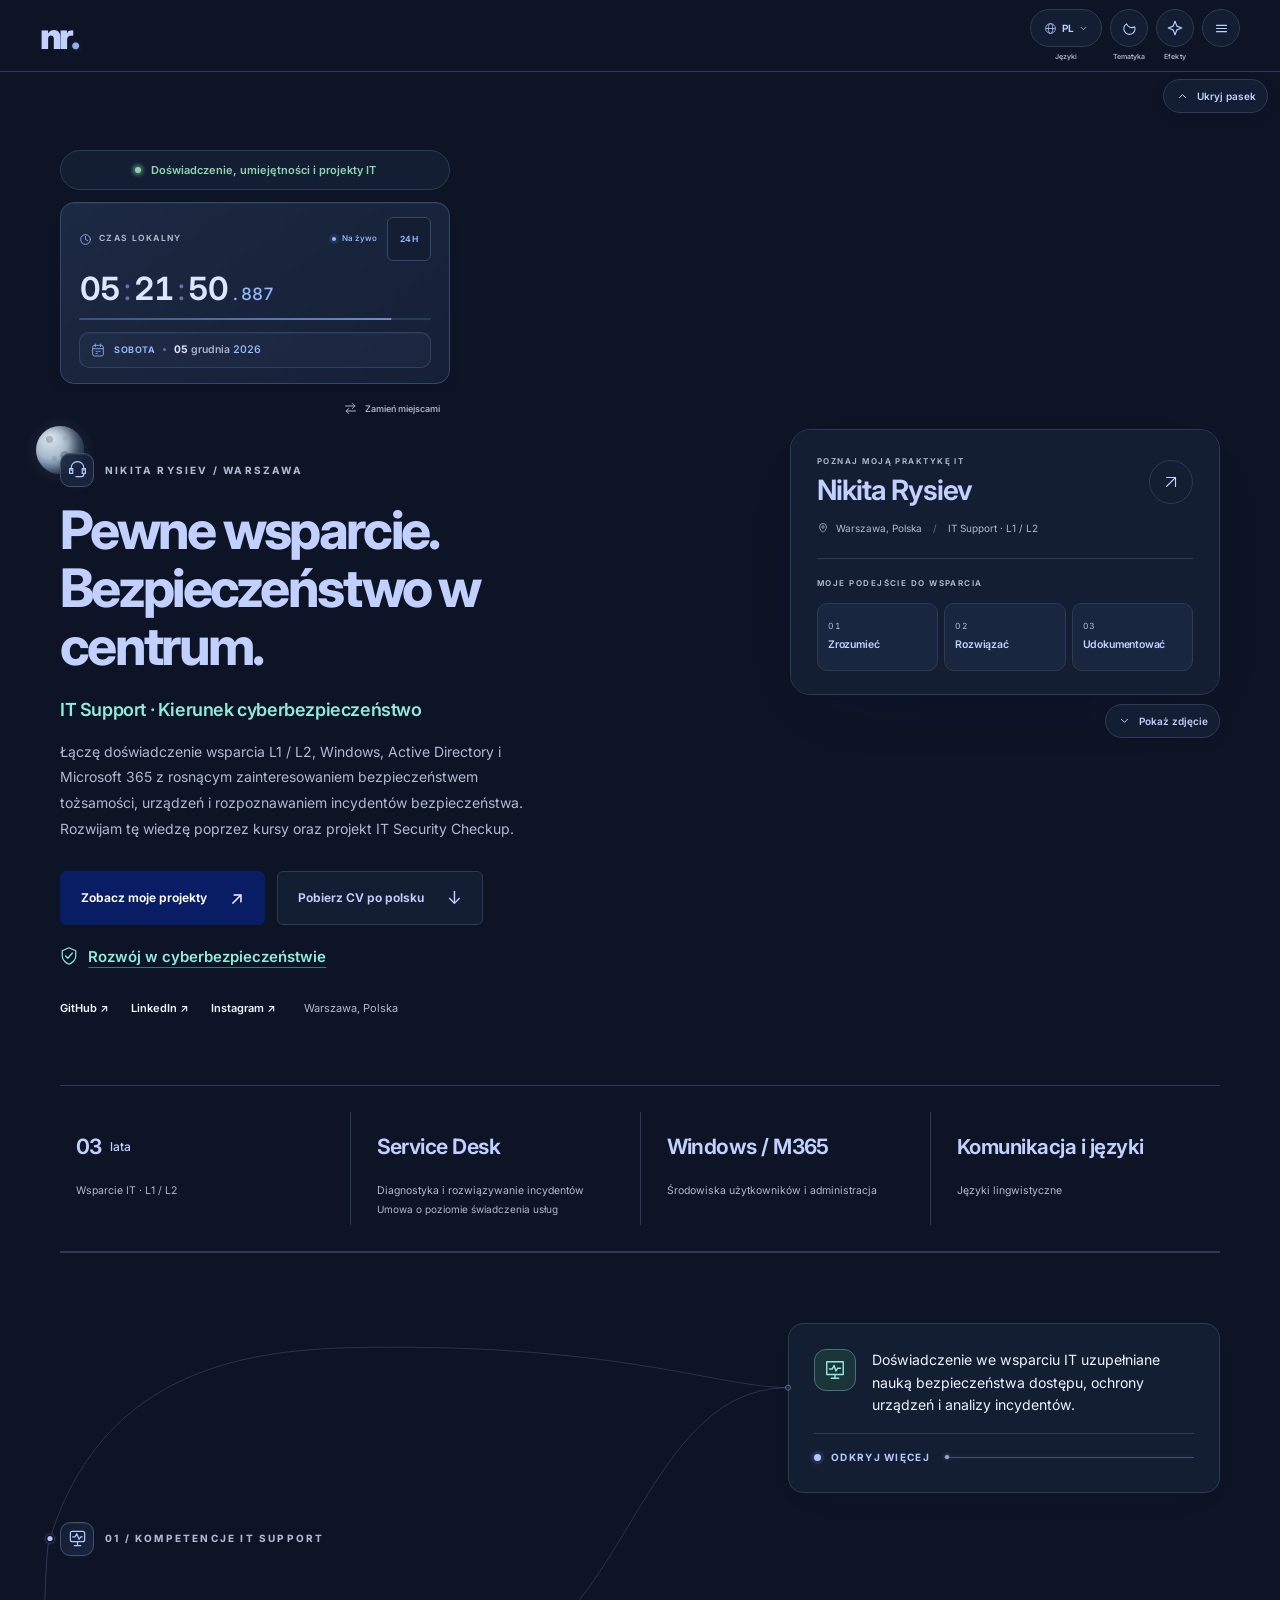
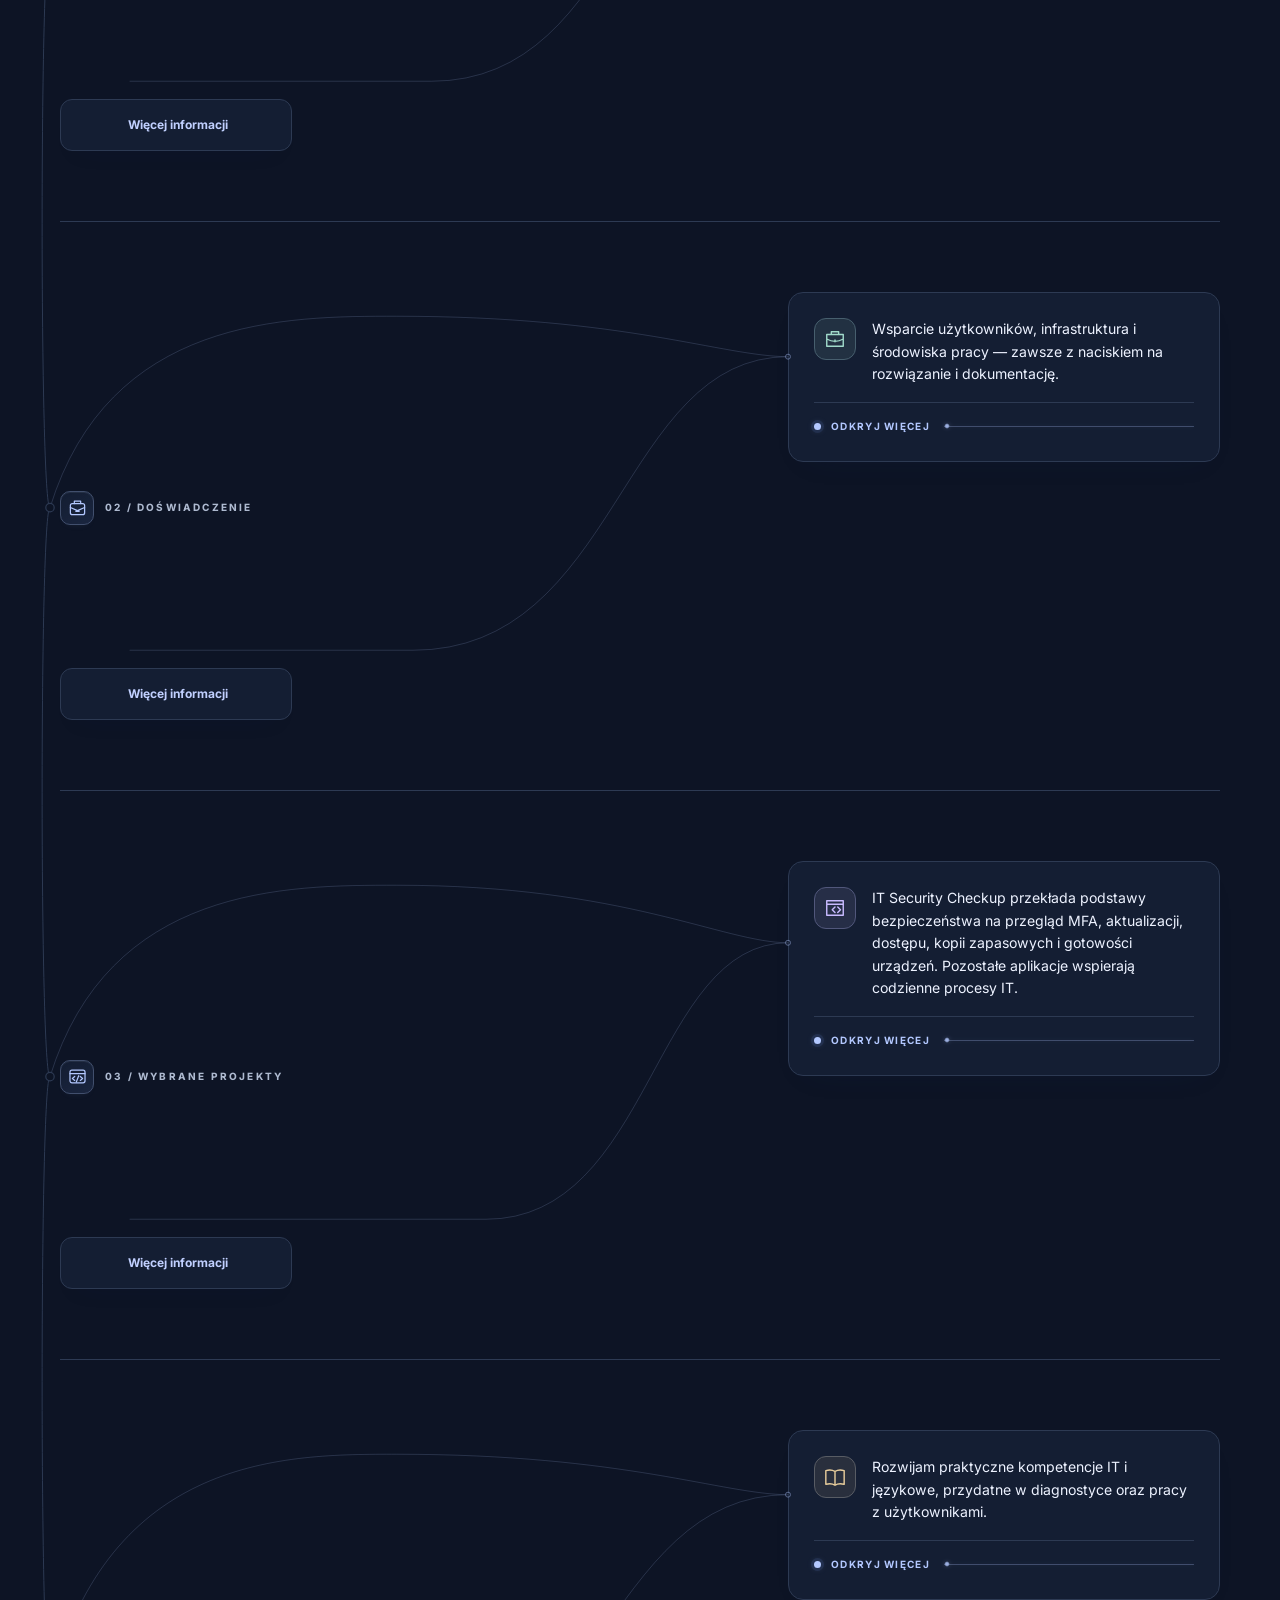
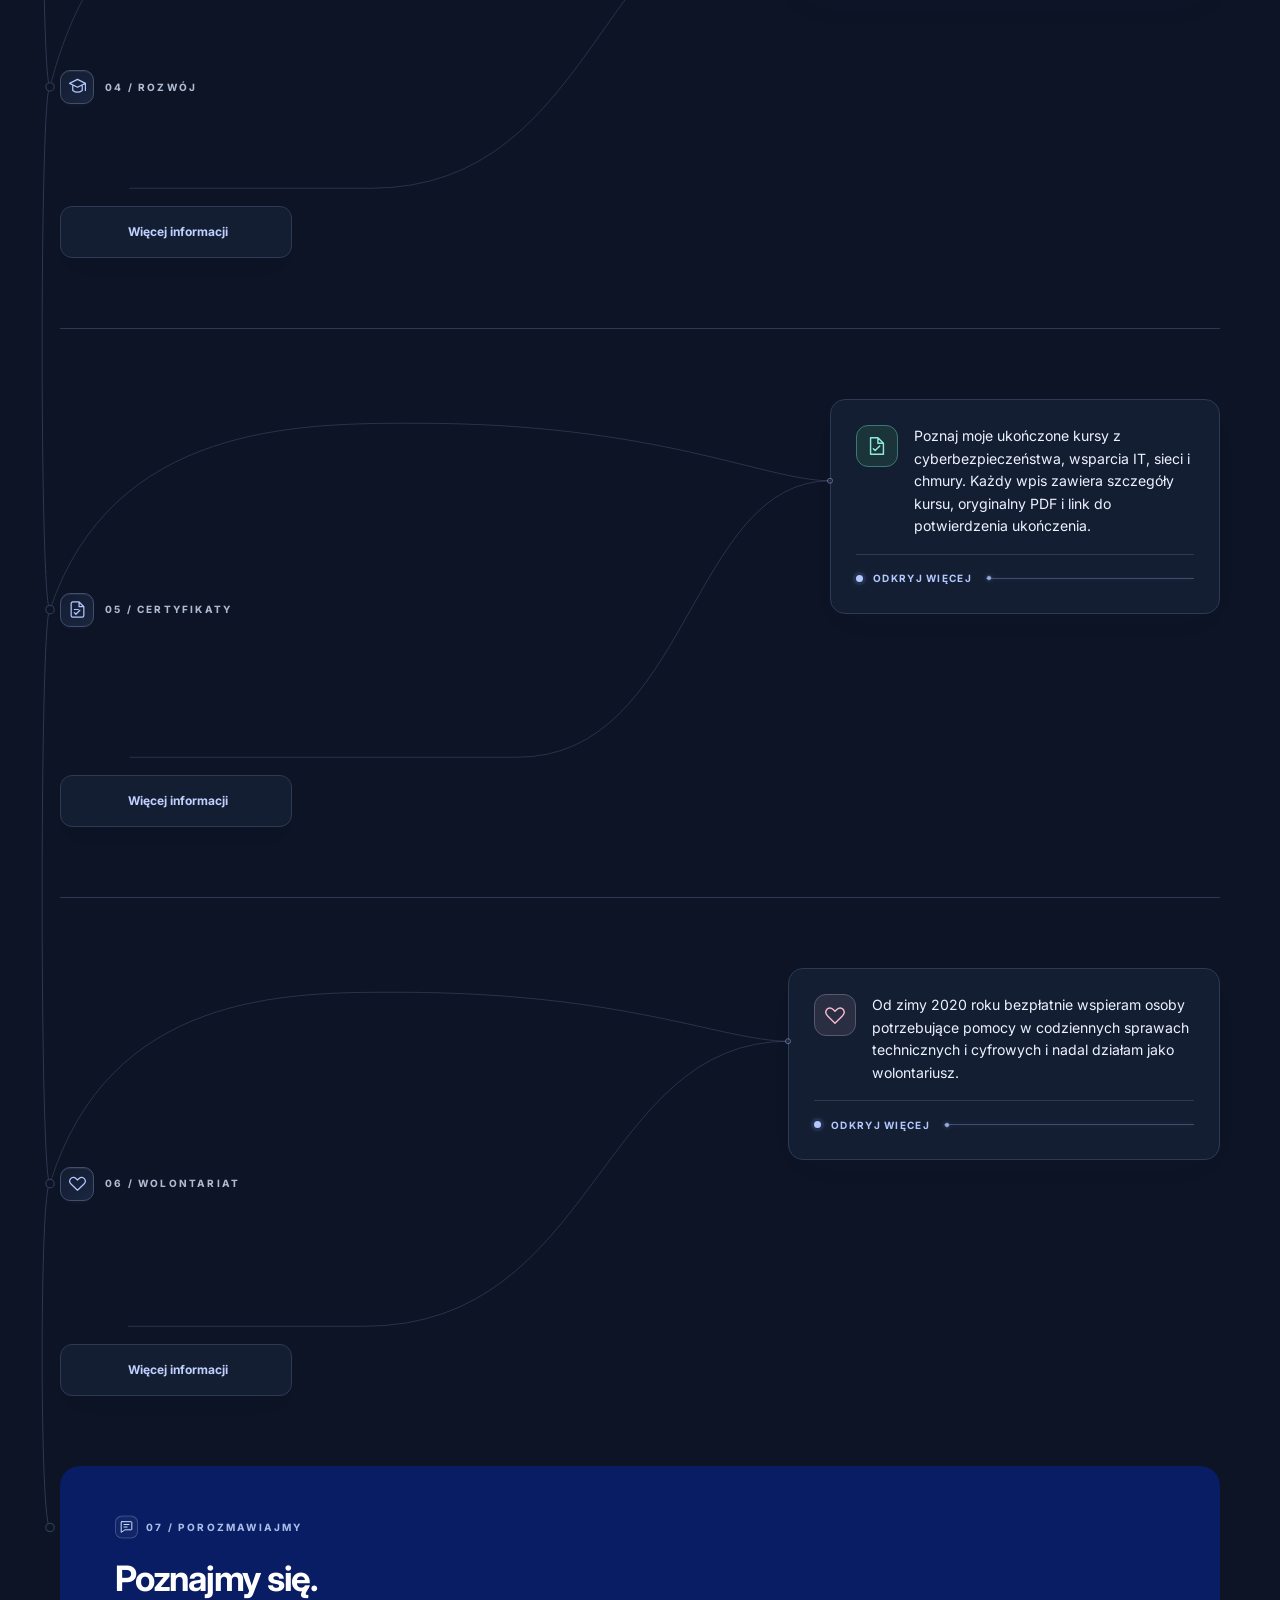
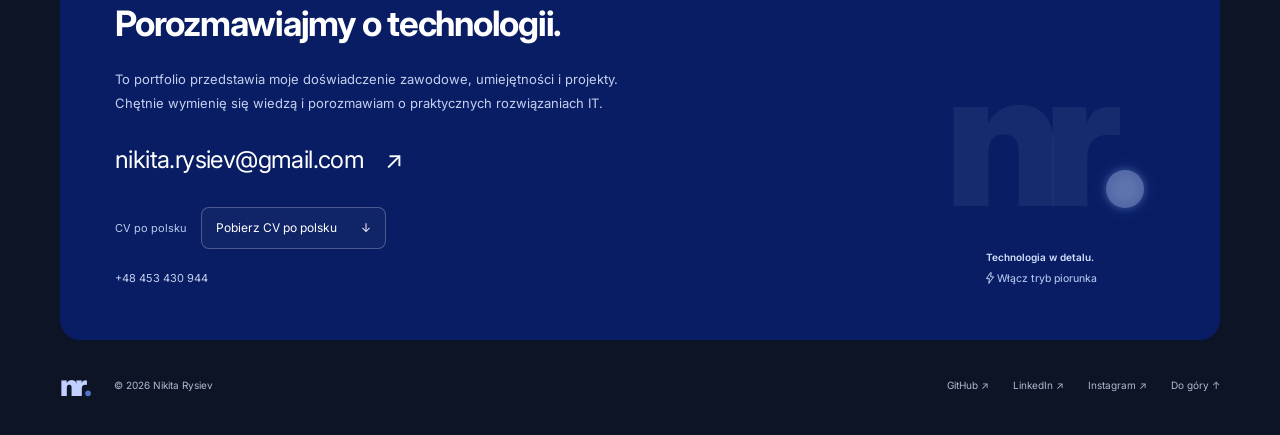
<file: index-pl.html>
<!doctype html>
<html data-theme="dark" lang="pl">
  <head>
    <meta charset="UTF-8" />
    <meta name="viewport" content="width=device-width, initial-scale=1" />
    <meta
      name="description"
      content="Nikita Rysiev — IT Support Specialist rozwijający wiedzę z cyberbezpieczeństwa. Wsparcie L1 / L2, Windows, Microsoft 365, zarządzanie dostępem, projekty i ukończone kursy."
    />
    <meta name="theme-color" content="#081d63" />
    <meta name="view-transition" content="same-origin" />
    <title>Nikita Rysiev — IT Support · Kierunek cyberbezpieczeństwo</title>
    <link rel="icon" href="favicon.svg" type="image/svg+xml" />
    <script src="theme-init.js?v=20261105-fixed-dark1"></script>
    <link rel="stylesheet" href="styles.css?v=20261010-logo-layout-geo1" />
    <link rel="stylesheet" href="portrait.css?v=20261013-ambient1-geo1" />
    <script src="main.js?v=20261105-fixed-dark1" defer></script>
    <link rel="alternate" hreflang="pl" href="index-pl.html" />
    <link rel="alternate" hreflang="en" href="index.html" />
    <link rel="alternate" hreflang="x-default" href="index.html" />
    <link rel="alternate" hreflang="de" href="index-de.html" />
    <link rel="alternate" hreflang="uk" href="index-uk.html" />
    <link rel="stylesheet" href="motion.css?v=3-geo1" />
    <script src="motion.js?v=20261117-fix1" defer></script>
    <link rel="stylesheet" href="refinement.css?v=20261010-geo1" />
    <script src="refinement.js?v=20260929" defer></script>
    <link rel="stylesheet" href="workspace-projects.css?v=20261010-currency-flow-geo1" />
    <link rel="stylesheet" href="studio-card-motion.css?v=20261017-clean1" />
    <link rel="stylesheet" href="volunteer.css?v=20261009-geo1" />
    <link rel="stylesheet" href="logo-layout.css?v=20261010-mobile-3" />
    <link rel="stylesheet" href="certificates.css?v=20261013" />
    <link rel="stylesheet" href="premium-polish.css?v=20261017-communication1" />
    <link rel="stylesheet" href="section-folds.css?v=20261017-cue1" />
    <link rel="stylesheet" href="education-explorer.css?v=20261013-4-geo1" />
    <link rel="stylesheet" href="career-dates.css?v=20261013-5-geo1" />
    <link rel="stylesheet" href="contact-signature.css?v=20261013-6" />
    <link rel="preload" href="fonts/Inter-Variable.ttf" as="font" type="font/ttf" crossorigin />
    <link rel="stylesheet" href="typography.css?v=20261013-inter" />
    <link rel="stylesheet" href="light-finish.css?v=20261017-contrast1" />
    <link rel="stylesheet" href="electric-mode.css?v=20261017-premium1" />
    <link rel="stylesheet" href="contact-play.css?v=20261014-gravity1" />
    <link rel="stylesheet" href="portrait-electric.css?v=20261102-full1" />
    <link rel="stylesheet" href="premium-electric.css?v=20261017-premium1" />
    <link rel="stylesheet" href="foundation-premium.css?v=20261017-interactive1" />
    <link rel="stylesheet" href="contact-hint.css?v=20261017-brand1" />
    <link rel="stylesheet" href="brand-status.css?v=20261017-pair1" />
    <link rel="stylesheet" href="portrait-steps.css?v=20261017-brand1" />
    <link rel="stylesheet" href="skill-finish.css?v=20261105-wrap1" />
    <link rel="stylesheet" href="project-panels.css?v=20261017-clean1" />
    <link rel="stylesheet" href="content-protection.css?v=20261017-view1" />
    <link rel="stylesheet" href="portrait-life.css?v=20261017-clean-edge2" />
    <link rel="stylesheet" href="profile-clock.css?v=20261107-calendar2" />
    <link rel="stylesheet" href="profile-pair.css?v=20261017-pair1" />
    <link rel="stylesheet" href="certificates-completed.css?v=20261025-order1" />
    <script src="certificates-data.js?v=20261121-motion-logos-istqb" defer></script>
    <script src="certificates.js?v=20261025-order1" defer></script>
    <script src="certificate-library.js?v=20261121-hardware-order" defer></script>
    <script src="section-folds.js?v=20261013-6" defer></script>
    <script src="certificates-motion.js?v=20261117-fix1" defer></script>
    <script src="certificates-order.js?v=20261121-hardware-order" defer></script>
    <script src="education-explorer.js?v=20261013-2" defer></script>
    <script src="electric-mode.js?v=20261108-streaks1" defer></script>
    <script src="contact-play.js?v=20261017-hint1" defer></script>
    <script src="portrait-electric.js?v=20261102-full1" defer></script>
    <script src="premium-electric.js?v=20261025-rounded1" defer></script>
    <script src="brand-status.js?v=20261017-pair1" defer></script>
    <script src="portrait-steps.js?v=20261017-brand1" defer></script>
    <link rel="stylesheet" href="section-cards.css?v=20261117-ui1" />
    <link rel="stylesheet" href="profile-network.css?v=20261105-refresh1" />
    <link rel="stylesheet" href="cloud-mode.css?v=20261102-v41b" />
    <script src="section-cards.js?v=20261117-ui1" defer></script>
    <script src="profile-network.js?v=20261105-full-names3" defer></script>
    <script src="cloud-mode.js?v=20261108-streaks1" defer></script>
    <link rel="stylesheet" href="section-connector.css?v=20261118-linear1" />
    <script src="section-connector.js?v=20261121-synced-titles" defer></script>
    <link rel="stylesheet" href="cloud-layout.css?v=20261102-v41b" />
    <script src="cloud-layout.js?v=20261102-v41b" defer></script>
  <link rel="stylesheet" href="portrait-clouds.css?v=1"/><script src="portrait-clouds.js?v=1" defer></script><link rel="stylesheet" href="facts-alignment.css?v=1"/><link rel="stylesheet" href="cloud-scroll.css?v=20261108-streaks1"/><script src="cloud-scroll.js?v=20261108-streaks1" defer></script><link rel="stylesheet" href="section-links.css?v=suite-sync2"/><script src="section-links.js?v=suite-sync2" defer></script><link rel="stylesheet" href="portrait-welcome.css?v=20261112-english-certs2"/><script src="portrait-welcome.js?v=20261112-english-certs2" defer></script><link rel="stylesheet" href="header-captions.css?v=20261107"/><script src="header-captions.js?v=20261107" defer></script><link rel="stylesheet" href="mobile-finish.css?v=20261117-ui1"/><script defer src="mobile-finish.js?v=20261117-ui1"></script><link rel="stylesheet" href="star-mode.css?v=20261108-stream1"/><script defer src="star-mode.js?v=20261109-orbits3"></script><script defer src="star-visibility.js?v=20261108-streaks1"></script><link rel="stylesheet" href="electric-rain.css?v=20261108-streaks1"/><script defer src="electric-rain.js?v=20261108-streaks1"></script><link rel="stylesheet" href="light-grey-cards.css?v=20261108-streaks1"/><script defer src="theme-effects.js?v=20261108-streaks1"></script><link rel="stylesheet" href="atmosphere-depth.css?v=20261109-orbits3"/><script defer src="atmosphere-depth.js?v=20261109-orbits3"></script><link rel="stylesheet" href="solar-system.css?v=20261112-english-certs2"/><script defer src="solar-system.js?v=20261112-english-certs2"></script><link rel="stylesheet" href="visibility-controls.css?v=20261117-ui1"/><script defer src="visibility-controls.js?v=20261117-ui1"></script><link rel="stylesheet" href="effects-menu.css?v=20261117-fix1"/><link rel="stylesheet" href="portfolio-interface.css?v=20261118-stable1"/>  <link rel="stylesheet" href="cybersecurity-focus.css?v=20261120" />
    <link rel="stylesheet" href="certificate-order.css?v=20261121" />
    <link rel="stylesheet" href="cybersecurity-learning.css?v=suite-sync2" />
    <link rel="stylesheet" href="portfolio-motion-fix.css?v=20261121" />
  </head>
  <body>
    <a class="skip-link" href="#main">Przejdź do treści</a>
    <header class="site-header">
      <div class="nav-shell">
        <a
          class="brand"
          href="#about"
          aria-label="Nikita Rysiev — strona główna"
          >nr<span>.</span><span class="brand-caption">IT SUPPORT · SECURITY</span></a
        >
        <nav class="main-nav" id="navigation" aria-label="Nawigacja główna">
          <a href="#about">O mnie</a>
          <a href="#skills">Kompetencje</a>
          <a href="#experience">Doświadczenie</a>
          <a href="#projects">Projekty</a>
          <a href="#certificates">Certyfikaty</a>
          <a href="#volunteer">Wolontariat</a>
          <a href="#contact">Kontakt</a>
        </nav>
        <div class="nav-tools">
          <details class="language-switch"><summary aria-label="Wybierz język"><svg viewBox="0 0 24 24" aria-hidden="true"><circle cx="12" cy="12" r="9"/><ellipse cx="12" cy="12" rx="4" ry="9"/><path d="M3 12h18"/></svg>PL<svg class="language-chevron" viewBox="0 0 16 16" aria-hidden="true"><path d="m4 6 4 4 4-4"/></svg></summary><nav aria-label="Wybierz język" class="language-options"><a href="index-pl.html" lang="pl" hreflang="pl" aria-current="page">Polski<span>PL</span></a><a href="index.html" lang="en" hreflang="en">English<span>EN</span></a><a href="index-de.html" lang="de" hreflang="de">Deutsch<span>DE</span></a><a href="index-uk.html" lang="uk" hreflang="uk">Українська<span>UK</span></a></nav></details>
          <button
            class="icon-button"
            id="theme-toggle"
            type="button"
            aria-label="Włącz ciemny motyw"
            aria-pressed="false"
          >
            <svg viewBox="0 0 24 24" aria-hidden="true"><circle cx="12" cy="12" r="4"></circle><path d="M12 2v2m0 16v2M2 12h2m16 0h2M4.93 4.93l1.42 1.42m11.3 11.3 1.42 1.42M4.93 19.07l1.42-1.42m11.3-11.3 1.42-1.42"></path></svg>
          </button>
          <button
            class="icon-button menu-toggle"
            id="menu-toggle"
            type="button"
            aria-label="Menu"
            aria-expanded="false"
            aria-controls="navigation"
          >
            <svg viewBox="0 0 24 24" aria-hidden="true">
              <path d="M4 7h16M4 12h16M4 17h16"></path>
            </svg>
          </button>
        </div>
      </div>
    </header>
    <main id="main" class="container">
      <section class="hero" id="about" aria-labelledby="hero-title">
        <div class="hero-copy">
          <div class="profile-pair" data-profile-pair role="group" aria-label="Status i czas lokalny" data-clock-first="Zegar nad statusem." data-status-first="Status nad zegarem.">
            <div class="profile-pair-track" id="profile-pair-track" data-pair-track>
              <div class="profile-pair-item" data-profile-item="status">
          <a class="availability" href="#skills" draggable="false" aria-label="Poznaj moje kompetencje IT"><span class="status-dot" aria-hidden="true"></span><span>Doświadczenie, umiejętności i projekty IT</span></a>
              </div>
              <div class="profile-pair-item" data-profile-item="clock">
          <div class="profile-clock" data-profile-clock role="group" aria-label="Aktualny czas urządzenia" aria-live="off" hidden>
            <div class="profile-clock-head"><span class="profile-clock-title"><svg viewBox="0 0 24 24" aria-hidden="true"><circle cx="12" cy="12" r="9"/><path d="M12 6v6l4 2"/></svg>Czas lokalny</span><span class="profile-clock-controls"><span class="profile-clock-live" aria-hidden="true"><i></i>Na żywo</span><button class="profile-clock-format" type="button" data-clock-format aria-pressed="false" aria-label="Format 12-godzinny" title="Włącz format 12-godzinny">24H</button></span></div>
            <time class="profile-clock-time" data-clock-time><span data-clock-hours>00</span><span class="profile-clock-colon" aria-hidden="true">:</span><span data-clock-minutes>00</span><span class="profile-clock-colon" aria-hidden="true">:</span><span data-clock-seconds>00</span><span class="profile-clock-fraction" aria-hidden="true"><span class="profile-clock-decimal">.</span><span data-clock-milliseconds>000</span></span><span class="profile-clock-period" data-clock-period aria-hidden="true" hidden></span></time><span class="profile-clock-meter" aria-hidden="true"><i></i></span>
            <div class="profile-clock-calendar"><svg class="profile-clock-calendar-icon" viewBox="0 0 24 24" aria-hidden="true"><rect x="4" y="5" width="16" height="16" rx="3"/><path d="M8 3v4m8-4v4M4 10h16m-11 4h2m2 0h2m-6 3h2"/></svg><span class="profile-clock-weekday" data-clock-weekday></span><span class="profile-clock-date-divider" aria-hidden="true"></span><time class="profile-clock-date" data-clock-date></time></div>
          </div>
              </div>
            </div>
            <div class="profile-pair-tools" hidden><button class="profile-pair-swap" type="button" data-pair-swap aria-controls="profile-pair-track" aria-pressed="false" aria-label="Zamień miejscami status i zegar. Możesz też przesunąć je w bok." title="Zamień miejscami status i zegar. Możesz też przesunąć je w bok."><svg viewBox="0 0 24 24" aria-hidden="true"><path d="M4 8h15m-4-4 4 4-4 4M20 16H5m4-4-4 4 4 4"/></svg><span>Zamień miejscami</span></button></div>
            <span class="profile-pair-announcement" data-pair-announcement role="status" aria-live="polite" aria-atomic="true"></span>
          </div>
          <p class="eyebrow hero-name"><span class="section-symbol" aria-hidden="true"><svg viewBox="0 0 24 24" focusable="false"><path d="M4 13V10a8 8 0 0 1 16 0v3M4 11H2v6h4v-6Zm16 0h2v6h-4v-6ZM20 17v1a3 3 0 0 1-3 3h-4"/><path d="M10 21h3"/></svg></span>NIKITA RYSIEV / WARSZAWA</p>
          <h1 id="hero-title">Pewne wsparcie.<br />Bezpieczeństwo w centrum.</h1>
          <p class="hero-role">IT Support · Kierunek cyberbezpieczeństwo</p>
          <p class="hero-description">Łączę doświadczenie wsparcia L1 / L2, Windows, Active Directory i Microsoft 365 z rosnącym zainteresowaniem bezpieczeństwem tożsamości, urządzeń i rozpoznawaniem incydentów bezpieczeństwa. Rozwijam tę wiedzę poprzez kursy oraz projekt IT Security Checkup.</p>
          <div class="hero-actions">
            <a class="button button-primary" href="#projects"
              ><span>Zobacz moje projekty</span
              ><span aria-hidden="true">↗</span></a
            ><a class="button button-secondary" href="CV_NIKITA_RYSIEV_IT_SUPPORT_PL.pdf" download="CV_NIKITA_RYSIEV_IT_SUPPORT_PL.pdf" hreflang="pl"><span>Pobierz CV po polsku</span><span aria-hidden="true">↓</span></a>
          </div>
          <a class="cyber-learning-link" href="#certificates" aria-label="Zobacz ukończone kursy"><svg viewBox="0 0 24 26" aria-hidden="true" focusable="false"><path d="M12 2 21 6v7c0 6-6 10-9 11-3-1-9-5-9-11V6Z"/><path d="m7.5 13 3 3 6-7"/></svg><span>Rozwój w cyberbezpieczeństwie</span></a>
          <div class="hero-links">
            <a
              href="https://github.com/webdevnikfull"
              target="_blank"
              rel="noopener noreferrer"
              >GitHub ↗</a
            ><a
              href="https://linkedin.com/in/nikita-rysiev-a4b7921b4/"
              target="_blank"
              rel="noopener noreferrer"
              >LinkedIn ↗</a
            ><a href="https://www.instagram.com/_visual.nik/" target="_blank" rel="noopener noreferrer">Instagram ↗</a
            ><span>Warszawa, Polska</span>
          </div>
        </div>
        <div class="hero-visual">
          <details class="portrait-welcome" open>
            <summary title="Przeciągnij powitanie, także po rozwinięciu. Kliknij, aby rozwinąć lub zwinąć. Klawiatura: Alt i strzałki."><span class="welcome-title">Powitanie</span><span class="welcome-message"><span class="welcome-full">Cześć, miło że jesteś</span><span class="welcome-typed" aria-hidden="true" hidden></span><span class="welcome-caret" aria-hidden="true"></span></span><span class="welcome-chevron" aria-hidden="true"></span></summary>
          </details>
          <div class="portrait-frame">
            <div class="portrait-image-wrap">
              <span class="portrait-photo-motion"><img
                src="nikita-rysiev.png"
                alt="Nikita Rysiev"
                width="502"
                height="502"
                fetchpriority="high"
              /></span>
              <div class="portrait-topline">
                <span aria-hidden="true"></span
                ><span class="portrait-monogram" aria-hidden="true">nr.</span>
              </div>
              <div class="portrait-photo-label">
                <span class="portrait-dot"></span>IT SUPPORT SPECIALIST
              </div>
            </div>
            <div class="portrait-details">
              <div class="portrait-identity">
                <div>
                  <p class="portrait-kicker">POZNAJ MOJĄ PRAKTYKĘ IT</p>
                  <p class="portrait-name">Nikita Rysiev</p>
                </div>
                <a
                  class="portrait-contact"
                  href="#contact"
                  aria-label="Kontakt — Nikita Rysiev"
                  ><svg viewBox="0 0 24 24" aria-hidden="true">
                    <path d="M6 18 18 6M6 6h12v12"></path></svg
                ></a>
              </div>
              <div class="portrait-location">
                <svg viewBox="0 0 24 24" aria-hidden="true">
                  <path
                    d="M19 10c0 5-7 11-7 11S5 15 5 10a7 7 0 1 1 14 0Z"
                  ></path>
                  <circle cx="12" cy="10" r="2.5"></circle></svg
                ><span>Warszawa, Polska</span
                ><span class="portrait-divider" aria-hidden="true">/</span
                ><span>IT Support · L1 / L2</span>
              </div>
              <div class="portrait-method">
                <p class="portrait-kicker">MOJE PODEJŚCIE DO WSPARCIA</p>
                <div class="portrait-steps">
                  <span><small>01</small><strong>Zrozumieć</strong></span
                  ><span><small>02</small><strong>Rozwiązać</strong></span
                  ><span><small>03</small><strong>Udokumentować</strong></span>
                </div>
              </div>
            </div>
          </div>
        </div>
      </section>
      <div class="facts-strip" aria-label="Profil zawodowy">
        <div>
          <strong>03<span>lata</span></strong>
          <p>Wsparcie IT · L1 / L2</p>
        </div>
        <div>
          <strong>Service Desk</strong>
          <p>Diagnostyka i rozwiązywanie incydentów<span class="fact-service-detail">Umowa o poziomie świadczenia usług</span></p>
        </div>
        <div>
          <strong>Windows / M365</strong>
          <p>Środowiska użytkowników i administracja</p>
        </div>
        <div>
          <strong class="facts-communication">Komunikacja i języki</strong>
          <p>Języki lingwistyczne</p>
        </div>
      </div>

      <section class="section" id="skills" aria-labelledby="skills-title">
        <div class="section-heading">
          <div>
            <p class="eyebrow"><span class="section-symbol" aria-hidden="true"><svg viewBox="0 0 24 24" focusable="false"><rect x="3" y="3" width="18" height="13" rx="2.5"/><path d="M8 21h8m-4-5v5M6 10h3l2-4 3 7 2-3h2"/></svg></span><span class="section-eyebrow-label"><span class="section-order-number">01</span> / KOMPETENCJE IT SUPPORT</span></p>
            <h2 id="skills-title">Sprawne systemy.<br />Bezpieczniejsza praca.</h2>
          </div>
          <p class="section-intro">Doświadczenie we wsparciu IT uzupełniane nauką bezpieczeństwa dostępu, ochrony urządzeń i analizy incydentów.</p>
        </div>
        <div class="skills-grid">
          <article class="skill-card">
            <span class="skill-symbol" aria-hidden="true"><svg viewBox="0 0 24 24"><circle cx="12" cy="12" r="8"/><path d="m8 12 3 3 5-6"/></svg></span>
            <h3>Obsługa incydentów</h3>
            <p>Obsługa zgłoszeń L1 / L2: diagnoza, dokumentowanie działań i eskalacja złożonych problemów.</p>
          <div class="tags"><span>Jira Service Desk</span><span>Umowa o poziomie świadczenia usług</span><span>RCA</span></div>
          </article>
          <article class="skill-card">
            <span class="skill-symbol" aria-hidden="true"><svg viewBox="0 0 24 24"><path d="m8 7-5 5 5 5m8-10 5 5-5 5m-3-13-2 16"/></svg></span>
            <h3>Środowiska użytkowników</h3>
            <p>Wsparcie środowisk Windows, kont Active Directory, dostępu Microsoft 365 i codziennych narzędzi pracy. Wykorzystanie Microsoft Copilot do automatyzacji zadań.</p>
            <div class="tags"><span>Windows 10/11</span><span>Android</span><span>iOS</span><span>Active Directory</span><span>Microsoft 365</span><span>Microsoft Intune</span><span>Microsoft Entra ID</span><span>Microsoft Copilot</span></div>
          </article>
          <article class="skill-card">
            <span class="skill-symbol" aria-hidden="true"><svg viewBox="0 0 24 24"><rect x="3" y="4" width="18" height="13" rx="3"/><path d="M8 21h8m-4-4v4M6 11h3l2-3 3 6 2-3h2"/></svg></span>
            <h3>Infrastruktura i sprzęt</h3>
            <p>Diagnostyka sprzętu i urządzeń sieciowych, konfiguracja oraz testowanie łączności LAN / WLAN na miejscu.</p>
            <div class="tags"><span>LAN / WLAN</span><span>Hardware</span></div>
          </article>
        </div>
        <div class="cyber-learning" aria-labelledby="cyber-learning-title"><p class="cyber-learning-eyebrow">CYBERBEZPIECZEŃSTWO · NAUKA I PRAKTYKA</p><h3 id="cyber-learning-title">Rozwijam wiedzę o bezpieczeństwie na fundamencie wsparcia IT.</h3><p class="cyber-learning-intro">To moje obecne obszary nauki, powiązane z ukończonymi kursami i praktycznymi projektami.</p><div class="skills-grid cyber-learning-grid"><article class="skill-card cyber-learning-card"><span class="skill-symbol" aria-hidden="true"><svg viewBox="0 0 24 24" focusable="false"><circle cx="9" cy="8" r="3"/><path d="M3 21v-3a6 6 0 0 1 8-5M17 12l4 2v3c0 3-4 5-4 5s-4-2-4-5v-3Z"/></svg></span><h3>Tożsamość i dostęp</h3><p>Łączę doświadczenie z Active Directory i Microsoft Entra ID z dalszą nauką MFA, kontroli dostępu oraz administracji urządzeniami.</p><div class="tags"><span>Microsoft Entra ID</span><span>MFA</span><span>Kontrola dostępu</span></div></article><article class="skill-card cyber-learning-card"><span class="skill-symbol" aria-hidden="true"><svg viewBox="0 0 24 24" focusable="false"><rect x="3" y="4" width="18" height="13" rx="2"/><path d="M8 21h8m-4-4v4m-4-10 3 3 5-6"/></svg></span><h3>Urządzenia i odporność</h3><p>Mój projekt IT Security Checkup łączy aktualizacje, kontrolę dostępu, gotowość kopii zapasowych i podstawy obsługi urządzeń w praktyczny przegląd.</p><div class="tags"><span>Microsoft Intune</span><span>Zarządzanie aktualizacjami</span><span>Kopie zapasowe i odzyskiwanie</span></div></article><article class="skill-card cyber-learning-card"><span class="skill-symbol" aria-hidden="true"><svg viewBox="0 0 24 24" focusable="false"><path d="M12 3 3 7v6c0 5 9 9 9 9s9-4 9-9V7Z"/><path d="M12 8v5m0 3h.01"/></svg></span><h3>Analiza incydentów bezpieczeństwa</h3><p>Ukończone kursy przygotowujące do CySA+ oraz podstaw cyberbezpieczeństwa wspierają dalszą naukę reagowania na incydenty, bezpieczeństwa sieci i zarządzania podatnościami.</p><div class="tags"><span>Bezpieczeństwo sieci</span><span>Reagowanie na incydenty</span><span>Zarządzanie podatnościami</span></div></article></div></div>

      </section>

      <section
        class="section experience-section"
        id="experience"
        aria-labelledby="experience-title"
      >
        <div class="section-heading">
          <div>
            <p class="eyebrow"><span class="section-symbol" aria-hidden="true"><svg viewBox="0 0 24 24" focusable="false"><rect x="3" y="7" width="18" height="14" rx="2.5"/><path d="M8 7V4h8v3M3 12l9 4 9-4M10 15v2h4v-2"/></svg></span><span class="section-eyebrow-label"><span class="section-order-number">02</span> / DOŚWIADCZENIE</span></p>
            <h2 id="experience-title">Doświadczenie, które<br>usprawnia pracę.</h2>
          </div>
          <p class="section-intro">Wsparcie użytkowników, infrastruktura i środowiska pracy — zawsze z naciskiem na rozwiązanie i dokumentację.</p>
        </div>
        <div class="timeline">
          <article class="experience-row"><div class="experience-date"><a class="company-logo company-logo--iss company-logo-link" href="https://www.pl.issworld.com/" target="_blank" rel="noopener noreferrer" aria-label="ISS Polska — Usługi dla obiektów · obsługa techniczna (oficjalna strona firmy)"><img src="brand-logos/iss.png" alt="ISS Polska logo" width="116" height="82" loading="lazy" decoding="async"></a><a class="experience-area experience-area-link" href="https://www.pl.issworld.com/" target="_blank" rel="noopener noreferrer" aria-label="ISS Polska — Usługi dla obiektów · obsługa techniczna (oficjalna strona firmy)">Usługi dla obiektów · obsługa techniczna<span class="external-arrow" aria-hidden="true">↗</span></a><span class="career-years"><span class="career-date-text"><span class="career-date-end">obecnie</span><span class="career-date-start">jesień 2026</span></span></span></div><div class="experience-detail"><p class="company">ISS POLSKA</p><h3>Specjalista IT · wsparcie użytkowników i infrastruktury</h3><ul><li>Wsparcie użytkowników w problemach ze sprzętem, oprogramowaniem i dostępem do usług.</li><li>Przygotowywanie stanowisk pracy oraz diagnostyka łączności LAN / WLAN.</li><li>Obsługa zgłoszeń, wsparcie użytkowników Microsoft 365 i dokumentowanie rozwiązań.</li></ul><div class="experience-tags"><span>IT Support</span><span>Microsoft 365</span><span>LAN / WLAN</span><span>Dokumentacja</span><span>Diagnostyka</span><span>Stanowiska pracy</span></div></div></article>
          <article class="experience-row"><div class="experience-date"><a class="company-logo company-logo--inflaa company-logo-link" href="https://inflaa.com/" target="_blank" rel="noopener noreferrer" aria-label="INFLAA — Atrakcje dmuchane · e-commerce (oficjalna strona firmy)"><img src="brand-logos/inflaa.svg" alt="INFLAA logo" width="140" height="22" loading="lazy" decoding="async"></a><a class="experience-area experience-area-link" href="https://inflaa.com/" target="_blank" rel="noopener noreferrer" aria-label="INFLAA — Atrakcje dmuchane · e-commerce (oficjalna strona firmy)">Atrakcje dmuchane · e-commerce<span class="external-arrow" aria-hidden="true">↗</span></a><span class="career-years"><span class="career-date-text"><span class="career-date-end">jesień 2025</span><span class="career-date-start">lato 2025</span></span></span></div><div class="experience-detail"><p class="company">INFLAA</p><h3>Specjalista IT · wsparcie e-commerce</h3><ul><li>Przyjmowanie zgłoszeń i wsparcie użytkowników platformy e-commerce.</li><li>Wstępna diagnoza zgłaszanych problemów i eskalacja bardziej złożonych spraw.</li></ul><div class="experience-tags"><span>E-commerce</span><span>Wsparcie użytkowników</span><span>Eskalacja</span><span>Diagnostyka wstępna</span></div></div></article>
          <article class="experience-row"><div class="experience-date"><a class="company-logo company-logo--fujitsu company-logo-link" href="https://global.fujitsu/pl-PL" target="_blank" rel="noopener noreferrer" aria-label="Fujitsu — Usługi IT · transformacja cyfrowa (oficjalna strona firmy)"><img src="brand-logos/fujitsu.png" alt="Fujitsu logo" width="66" height="66" loading="lazy" decoding="async"></a><a class="experience-area experience-area-link" href="https://global.fujitsu/pl-PL" target="_blank" rel="noopener noreferrer" aria-label="Fujitsu — Usługi IT · transformacja cyfrowa (oficjalna strona firmy)">Usługi IT · transformacja cyfrowa<span class="external-arrow" aria-hidden="true">↗</span></a><span class="career-years"><span class="career-date-text"><span class="career-date-end">jesień 2023</span><span class="career-date-start">wiosna 2022</span></span></span></div><div class="experience-detail"><p class="company">FUJITSU SOLUTIONS</p><h3>Specjalista IT · Service Desk i wsparcie techniczne</h3><ul><li>Diagnozowanie, rozwiązywanie i rejestrowanie incydentów w systemie Service Desk zgodnie z umową o poziomie świadczenia usług.</li><li>Analiza przyczyn źródłowych we współpracy z zespołami L1 / L2.</li><li>Wsparcie użytkowników oraz zarządzanie kontami i uprawnieniami w Active Directory.</li><li>W ramach pracy w Fujitsu świadczyłem wsparcie IT m.in. dla Mitsubishi Electric oraz PGE Energetyka Kolejowa.</li><li>Wykorzystywanie prawa jazdy kat. B podczas sporadycznych wyjazdów służbowych.</li></ul><div class="experience-tags"><span>Umowa o poziomie świadczenia usług</span><span>Active Directory</span><span>Prawo jazdy kat. B</span></div></div></article>
        </div>
      </section>

      <section class="section" id="projects" aria-labelledby="projects-title">
        <div class="section-heading">
          <div>
            <p class="eyebrow"><span class="section-symbol" aria-hidden="true"><svg viewBox="0 0 24 24" focusable="false"><rect x="2.5" y="4" width="19" height="16" rx="2.5"/><path d="M2.5 8.5h19M8.5 12l-3 2.5 3 2.5m7-5 3 2.5-3 2.5m-2-6-3 8"/></svg></span><span class="section-eyebrow-label"><span class="section-order-number">03</span> / WYBRANE PROJEKTY</span></p>
            <h2 id="projects-title">Praktyka bezpieczeństwa.<br />Narzędzia wsparcia IT.</h2>
          </div>
          <p class="section-intro">IT Security Checkup przekłada podstawy bezpieczeństwa na przegląd MFA, aktualizacji, dostępu, kopii zapasowych i gotowości urządzeń. Pozostałe aplikacje wspierają codzienne procesy IT.</p>
        </div>
        <div class="projects-grid">
          <article class="project-card">
            <div class="project-visual todo-visual" aria-hidden="true">
              <span class="visual-label">01 / ZARZĄDZANIE ZADANIAMI</span>
              <div class="mock-window project-demo-panel">
                <div class="window-bar">
                  <i></i><i></i><i></i><span>todo.app</span>
                </div>
                <div class="todo-body">
                  <div class="mock-title">
                    Trochę lepsza organizacja.<span>MOJE ZADANIA / DZIŚ</span>
                  </div>
                  <div class="mock-task">
                    <b>✓</b><span>Sprawdź interfejs</span><em>Gotowe</em>
                  </div>
                  <div class="mock-task">
                    <b>✓</b><span>Sprawdź szczegóły</span><em>Gotowe</em>
                  </div>
                  <div class="mock-task pending">
                    <b></b><span>Wprowadź ulepszenia</span><em>Następne</em>
                  </div>
                </div>
              </div>
              <span class="visual-footnote">Animowana ilustracja interfejsu</span>
            </div>
            <div class="project-content">
              <div class="project-meta">
                <span>JAVASCRIPT / LOCAL STORAGE</span><span>01</span>
              </div>
              <h3>Taskly — ToDo App</h3>
              <p>
                Działająca aplikacja do zadań z priorytetami, terminami,
                wyszukiwaniem i zapisem lokalnym. Responsywny interfejs
                zaprojektowany z myślą o codziennym użyciu.
              </p>
              <div class="qa-note">
                <span>PERSPEKTYWA IT SUPPORT</span>
                <p>
                  Czytelne statusy zadań, zapis danych i wygodny codzienny proces.
                </p>
              </div>
              <div class="project-links">
                <a
                  href="taskly/index.html"
                  target="_blank"
                  rel="noopener noreferrer"
                  >Podgląd aplikacji ↗</a
                >
                <a
                  href="https://github.com/webdevnikfull/nr._taskly."
                  target="_blank"
                  rel="noopener noreferrer"
                  >Repozytorium GitHub ↗</a
                >
              </div>
            </div>
          </article>
          <article class="project-card">
            <div class="project-visual bmi-visual" aria-hidden="true">
              <span class="visual-label">02 / DANE I OBLICZENIA</span>
              <div class="bmi-mock project-demo-panel">
                <span class="micro-label">WSKAŹNIK MASY CIAŁA</span>
                <div class="bmi-value">22.4<span>kg/m²</span></div>
                <div class="bmi-scale"><i></i></div>
                <div class="bmi-inputs">
                  <span
                    >WZROST<strong>180 <small>cm</small></strong></span
                  ><span
                    >WAGA<strong>72.5 <small>kg</small></strong></span
                  >
                </div>
              </div>
              <span class="visual-footnote">Animowana ilustracja interfejsu</span>
            </div>
            <div class="project-content">
              <div class="project-meta">
                <span>JAVASCRIPT / CALCULATOR</span><span>02</span>
              </div>
              <h3>Kalkulator BMI</h3>
              <p>
                Aplikacja webowa do obliczania wskaźnika masy ciała. Prosty
                interfejs do pracy z danymi liczbowymi.
              </p>
              <div class="qa-note">
                <span>PERSPEKTYWA IT SUPPORT</span>
                <p>
                  Czytelna obsługa danych, przydatne komunikaty i wiarygodny wynik.
                </p>
              </div>
              <div class="project-links">
                <a
                  href="bmi/index.html"
                  target="_blank"
                  rel="noopener noreferrer"
                  >Podgląd aplikacji ↗</a
                >
                <a
                  href="https://github.com/webdevnikfull/nr._bmi.calculator"
                  target="_blank"
                  rel="noopener noreferrer"
                  >Repozytorium GitHub ↗</a
                >
              </div>
            </div>
          </article>
          <article class="project-card">
            <div class="project-visual tool-visual" aria-hidden="true">
              <span class="visual-label">03 / Link STUDIO</span>
              <div class="tool-preview project-demo-panel"><div class="window-bar"><i></i><i></i><i></i><span>link.studio</span></div><div class="link-demo"><div><div class="mock-title">Jeden link. Więcej możliwości.</div><div class="link-field">https://example.com/project</div></div><div class="qr-demo"><svg viewBox="0 0 70 70" aria-hidden="true"><path d="M4 4h18v18H4zM48 4h18v18H48zM4 48h18v18H4z" fill="none" stroke="currentColor" stroke-width="5"/><path d="M10 10h6v6h-6zM54 10h6v6h-6zM10 54h6v6h-6zM29 3h7v12h-7zM29 22h13v7H29zM3 29h12v7H3zM21 34h8v10h-8zM35 35h12v7H35zM54 29h12v7H54zM29 49h8v17h-8zM43 48h7v8h-7zM56 41h10v8H56zM54 58h12v8H54zM40 62h8v5h-8z" fill="currentColor"/></svg><i></i></div></div></div><span class="visual-footnote">Animowana ilustracja interfejsu</span>
            </div>
            <div class="project-content">
              <div class="project-meta">
                <span>JAVASCRIPT / SVG / CANVAS</span><span>03</span>
              </div>
              <h3>Link Studio — QR</h3>
              <p>Interaktywny generator kodów QR do stron, portfolio i wydarzeń. Podgląd na żywo, wybór koloru oraz eksport PNG i SVG.</p>
              <div class="qa-note"><span>Perspektywa QA</span><p>Czytelna obsługa, lokalne generowanie QR i pliki gotowe do udostępnienia.</p></div><div class="project-links">
                <a href="link-studio/index.html" target="_blank" rel="noopener noreferrer">Podgląd aplikacji ↗</a>
                <a href="https://github.com/webdevnikfull/nr._link-studio/" target="_blank" rel="noopener noreferrer">Repozytorium GitHub ↗</a>
              </div>
            </div>
          </article>
        </div>
      </section>

      <section
        class="section education-section"
        id="education"
        aria-labelledby="education-title"
      >
        <div class="section-heading education-heading">
          <div>
            <p class="eyebrow"><span class="section-symbol" aria-hidden="true"><svg viewBox="0 0 24 24" focusable="false"><path d="m2 8 10-5 10 5-10 5-10-5Zm4 3v6c4 3 8 3 12 0v-6m4-3v9"/></svg></span><span class="section-eyebrow-label"><span class="section-order-number">04</span> / ROZWÓJ</span></p>
            <h2 id="education-title">Stale się rozwijam.</h2>
          </div>
          <p class="section-intro">Rozwijam praktyczne kompetencje IT i językowe, przydatne w diagnostyce oraz pracy z użytkownikami.</p>
        </div>
        <div class="education-list">
          <article>
            <span class="education-date">2025 — OBECNIE</span>
            <h3>Mate Academy Polska</h3>
            <p>Profil: informatyka stosowana</p>
          </article>
          <article>
            <span class="education-date">2016 — 2020</span>
            <h3>II Liceum im. E. Plater</h3>
            <p>Profil: informatyka</p>
          </article>
          <div class="education-learning">
            <div class="education-panel-heading education-learning-heading">
              <h3>Edukacja dodatkowa</h3>
            </div>
            <article class="education-card education-learning-card">
              <span class="education-learning-icon" aria-hidden="true"><svg viewBox="0 0 24 24" fill="none"><path d="M4 5.5c3.1-.8 5.8-.4 8 1.3 2.2-1.7 4.9-2.1 8-1.3v13c-3.1-.8-5.8-.4-8 1.3-2.2-1.7-4.9-2.1-8-1.3v-13Z"/><path d="M12 6.8v13"/></svg></span>
              <span class="education-date education-learning-date">2026 — obecnie</span>
              <h3>LinkedIn Learning</h3>
              <p>Od 2026 roku uczę się na platformie LinkedIn Learning i rozwijam umiejętności IT.</p>
            </article>
          </div>
          <div class="languages"><span>Polski · średnio-zaawansowany</span><span>Angielski · średnio-zaawansowany</span
            ><span>Ukraiński · średnio-zaawansowany</span><span>Niemiecki · podstawy</span></div>
        </div>
      </section>

      <section class="section certificates-section" id="certificates" aria-labelledby="certificates-title">
        <div class="certificates-heading">
          <div>
            <p class="eyebrow"><span class="section-symbol" aria-hidden="true"><svg viewBox="0 0 24 24" focusable="false"><path d="M14 2.5H6a2 2 0 0 0-2 2v15a2 2 0 0 0 2 2h12a2 2 0 0 0 2-2V8.5l-6-6Zm0 0v6h6M8 12h5m-5 4 2 2 5-5"/></svg></span><span class="section-eyebrow-label"><span class="section-order-number">05</span> / CERTYFIKATY</span></p>
            <h2 id="certificates-title">Certyfikaty.<br />Wiedza dla bezpiecznego IT.</h2>
          </div>
          <p class="section-intro">Poznaj moje ukończone kursy z cyberbezpieczeństwa, wsparcia IT, sieci i chmury. Każdy wpis zawiera szczegóły kursu, oryginalny PDF i link do potwierdzenia ukończenia.</p>
        </div>
        <div class="certificate-grid" id="certificate-grid" hidden></div>
        <div class="certificate-upcoming" id="certificate-upcoming">
          <article class="certificate-source certificate-provider certificate-provider--pending" data-certificate-issuer="Mate Academy Polska">
            <div class="certificate-provider-head">
              <div class="certificate-provider-title"><span class="certificate-provider-mark certificate-provider-mark--academy" aria-hidden="true"><svg viewBox="0 0 24 24" aria-hidden="true" focusable="false"><path d="m3 9 9-5 9 5-9 5-9-5Z"/><path d="M7 12v5c3 2 7 2 10 0v-5M21 9v7"/></svg></span><h3>Mate Academy Polska</h3></div>
              <span class="certificate-provider-count certificate-provider-status">W przygotowaniu</span>
            </div>
            <div class="certificate-provider-empty"><svg class="certificate-category-symbol" viewBox="0 0 24 24" aria-hidden="true" focusable="false"><path d="M12 3V21M4.2 7.5L19.8 16.5M4.2 16.5L19.8 7.5"/></svg><p>Miejsce na certyfikaty ukończonych modułów mojej akademii IT.</p></div>
          </article>
          <article class="certificate-source certificate-provider certificate-provider--pending" data-certificate-issuer="LinkedIn Learning">
            <div class="certificate-provider-head">
              <div class="certificate-provider-title"><span class="certificate-provider-mark certificate-provider-mark--linkedin" aria-hidden="true">in</span><h3>LinkedIn Learning</h3></div>
              <span class="certificate-provider-count certificate-provider-status">W przygotowaniu</span>
            </div>
            <div class="certificate-provider-empty"><svg class="certificate-category-symbol" viewBox="0 0 24 24" aria-hidden="true" focusable="false"><path d="M12 3V21M4.2 7.5L19.8 16.5M4.2 16.5L19.8 7.5"/></svg><p>Miejsce na certyfikaty ukończonych kursów LinkedIn Learning.</p></div>
          </article>
        </div>
      </section>

      <section class="section volunteer-section" id="volunteer" aria-labelledby="volunteer-title">
        <div class="section-heading volunteer-heading">
          <div><p class="eyebrow"><span class="section-symbol" aria-hidden="true"><svg viewBox="0 0 24 24" focusable="false"><path d="M12 20.5 4.1 13C-1.1 8 5.5 1.4 10 5.7L12 7.6l2-1.9C18.5 1.4 25.1 8 19.9 13L12 20.5Z"/></svg></span><span class="section-eyebrow-label"><span class="section-order-number">06</span> / WOLONTARIAT</span></p><h2 id="volunteer-title">Technologia, która<br />pomaga ludziom.</h2></div>
          <p class="section-intro">Od zimy 2020 roku bezpłatnie wspieram osoby potrzebujące pomocy w codziennych sprawach technicznych i cyfrowych i nadal działam jako wolontariusz.</p>
        </div>
        <article class="volunteer-card">
          <div class="volunteer-card-head">
            <span class="volunteer-mark" aria-hidden="true"><svg viewBox="0 0 24 24" fill="none" stroke="currentColor" stroke-width="1.5" stroke-linecap="round" stroke-linejoin="round"><rect x="3" y="4" width="18" height="14" rx="2.5"/><path d="M8 21h8M12 18v3M9 11.2l2.1 2.1 4.2-4.7"/></svg></span>
            <div class="volunteer-identity"><span class="volunteer-period">Zima 2020 — obecnie</span><h3>Chrześcijańska Fundacja Radość</h3><p>Wolontariusz · pomoc IT i wsparcie cyfrowe</p></div>
            <a class="volunteer-site" href="https://fundacja-radosc.pl/" target="_blank" rel="noopener noreferrer">Poznaj fundację<span aria-hidden="true">↗</span></a>
          </div>
          <div class="volunteer-grid">
            <div class="volunteer-item"><span class="volunteer-index" aria-hidden="true"><svg xmlns="http://www.w3.org/2000/svg" viewBox="0 0 24 24" width="18" height="18" fill="none" stroke="currentColor" stroke-width="1.7" stroke-linecap="round" stroke-linejoin="round" focusable="false"><rect x="3" y="4" width="18" height="13" rx="2"/><path d="M8 21h8M12 17v4M6 11h3l2-4 3 7 2-3h2"/></svg></span><h4><button class="volunteer-select" type="button" aria-pressed="false">Sprzęt i diagnostyka</button></h4><p>Pomagam rozpoznawać usterki oraz naprawiać i przywracać do działania komputery i inne urządzenia IT.</p></div>
            <div class="volunteer-item"><span class="volunteer-index" aria-hidden="true"><svg xmlns="http://www.w3.org/2000/svg" viewBox="0 0 24 24" width="18" height="18" fill="none" stroke="currentColor" stroke-width="1.7" stroke-linecap="round" stroke-linejoin="round" focusable="false"><path d="M11 20H5a2 2 0 0 1-2-2V5a2 2 0 0 1 2-2h14a2 2 0 0 1 2 2v5M3 8h18M6 5.5h.01M9 5.5h.01"/><circle cx="16.5" cy="16.5" r="3.5"/><circle cx="16.5" cy="16.5" r="1"/><path d="M16.5 11v2m0 7v2M11 16.5h2m7 0h2M12.6 12.6l1.4 1.4m5 5 1.4 1.4m-7.8 0 1.4-1.4m5-5 1.4-1.4"/></svg></span><h4><button class="volunteer-select" type="button" aria-pressed="false">Oprogramowanie</button></h4><p>Instaluję i konfiguruję programy, rozwiązuję codzienne problemy techniczne i tłumaczę użytkownikom kolejne kroki.</p></div>
            <div class="volunteer-item"><span class="volunteer-index" aria-hidden="true"><svg xmlns="http://www.w3.org/2000/svg" viewBox="0 0 24 24" width="18" height="18" fill="none" stroke="currentColor" stroke-width="1.7" stroke-linecap="round" stroke-linejoin="round" focusable="false"><path d="M14 2H6a2 2 0 0 0-2 2v16a2 2 0 0 0 2 2h12a2 2 0 0 0 2-2V8zM14 2v6h6M8 11h3M8 16l2.5 2.5L16 13"/></svg></span><h4><button class="volunteer-select" type="button" aria-pressed="false">Dokumenty cyfrowe</button></h4><p>Pomagam technicznie w podstawowym przygotowaniu i porządkowaniu dokumentów legalizacyjnych, finansowych, urzędowych, konsularnych i innych.</p></div>
          </div>
          <p class="volunteer-footnote">Praktyczne wsparcie · cierpliwość · jasna komunikacja</p>
        </article>
      </section>

      <section
        class="contact-section"
        id="contact"
        aria-labelledby="contact-title"
      >
        <div class="contact-text">
          <p class="eyebrow"><span class="section-symbol" aria-hidden="true"><svg viewBox="0 0 24 24" focusable="false"><path d="M4.5 3.5h15a1 1 0 0 1 1 1v11a1 1 0 0 1-1 1h-10l-6 4v-16a1 1 0 0 1 1-1Z"/><path d="M8 8h8M8 12h5"/></svg></span><span class="section-eyebrow-label"><span class="section-order-number">07</span> / POROZMAWIAJMY</span></p>
          <h2 id="contact-title">Poznajmy się.<br />Porozmawiajmy o technologii.</h2><p>To portfolio przedstawia moje doświadczenie zawodowe, umiejętności i projekty. Chętnie wymienię się wiedzą i porozmawiam o praktycznych rozwiązaniach IT.</p>
          <a class="contact-email" href="mailto:nikita.rysiev@gmail.com"
            >nikita.rysiev@gmail.com <span aria-hidden="true">↗</span></a
          >
          <div class="cv-downloads"><span>CV po polsku</span><a href="CV_NIKITA_RYSIEV_IT_SUPPORT_PL.pdf" download="CV_NIKITA_RYSIEV_IT_SUPPORT_PL.pdf" hreflang="pl">Pobierz CV po polsku <span aria-hidden="true">↓</span></a></div><div class="contact-links"><a href="tel:+48453430944">+48 453 430 944</a></div>
        </div>
        <div class="contact-signature"><div class="contact-monogram" aria-hidden="true">nr<span>.</span></div><p class="contact-play-hint" id="contact-play-hint"><span class="contact-hint-title">Technologia w detalu.</span><svg class="contact-hint-icon" viewBox="0 0 16 20" aria-hidden="true"><path d="M9 1 2 11h5l-1 8 8-11H9l1-7Z"/></svg><span class="contact-hint-normal">Włącz tryb piorunka</span><span class="contact-hint-electric">Chwyć kropkę. Przesuń i puść.</span></p></div>
      </section>
    </main>
    <footer class="footer container">
      <a class="brand" href="#about">nr<span>.</span></a>
      <p>© <span id="year">2026</span> Nikita Rysiev</p>
      <div>
        <a
          href="https://github.com/webdevnikfull"
          target="_blank"
          rel="noopener noreferrer"
          >GitHub ↗</a
        ><a
          href="https://linkedin.com/in/nikita-rysiev-a4b7921b4/"
          target="_blank"
          rel="noopener noreferrer"
          >LinkedIn ↗</a
        ><a href="https://www.instagram.com/_visual.nik/" target="_blank" rel="noopener noreferrer">Instagram ↗</a
        ><a href="#about">Do góry ↑</a>
      </div>
    </footer>
  <script src="studio-repositories.js?v=20261010-live2" defer></script>
  <script src="workspace-projects.js?v=20261017-uniform1" defer></script><script src="showcase-interactions.js?v=20261121-motion-logos-istqb" defer></script><script src="project-panels.js?v=20261121-motion-logos-istqb" defer></script><script src="content-protection.js?v=20261017-view1" defer></script><script src="portrait-life.js?v=20261017-natural1" defer></script><script src="profile-clock.js?v=20261116-menu1" defer></script><script src="profile-pair.js?v=20261116-menu1" defer></script><script defer src="effects-menu.js?v=20261117-fix1"></script><script src="attribute-icons.js?v=20261121-section-cards" defer></script>  <script src="portfolio-motion-fix.js?v=suite-sync2" defer></script>
</body>
</html>
</file>
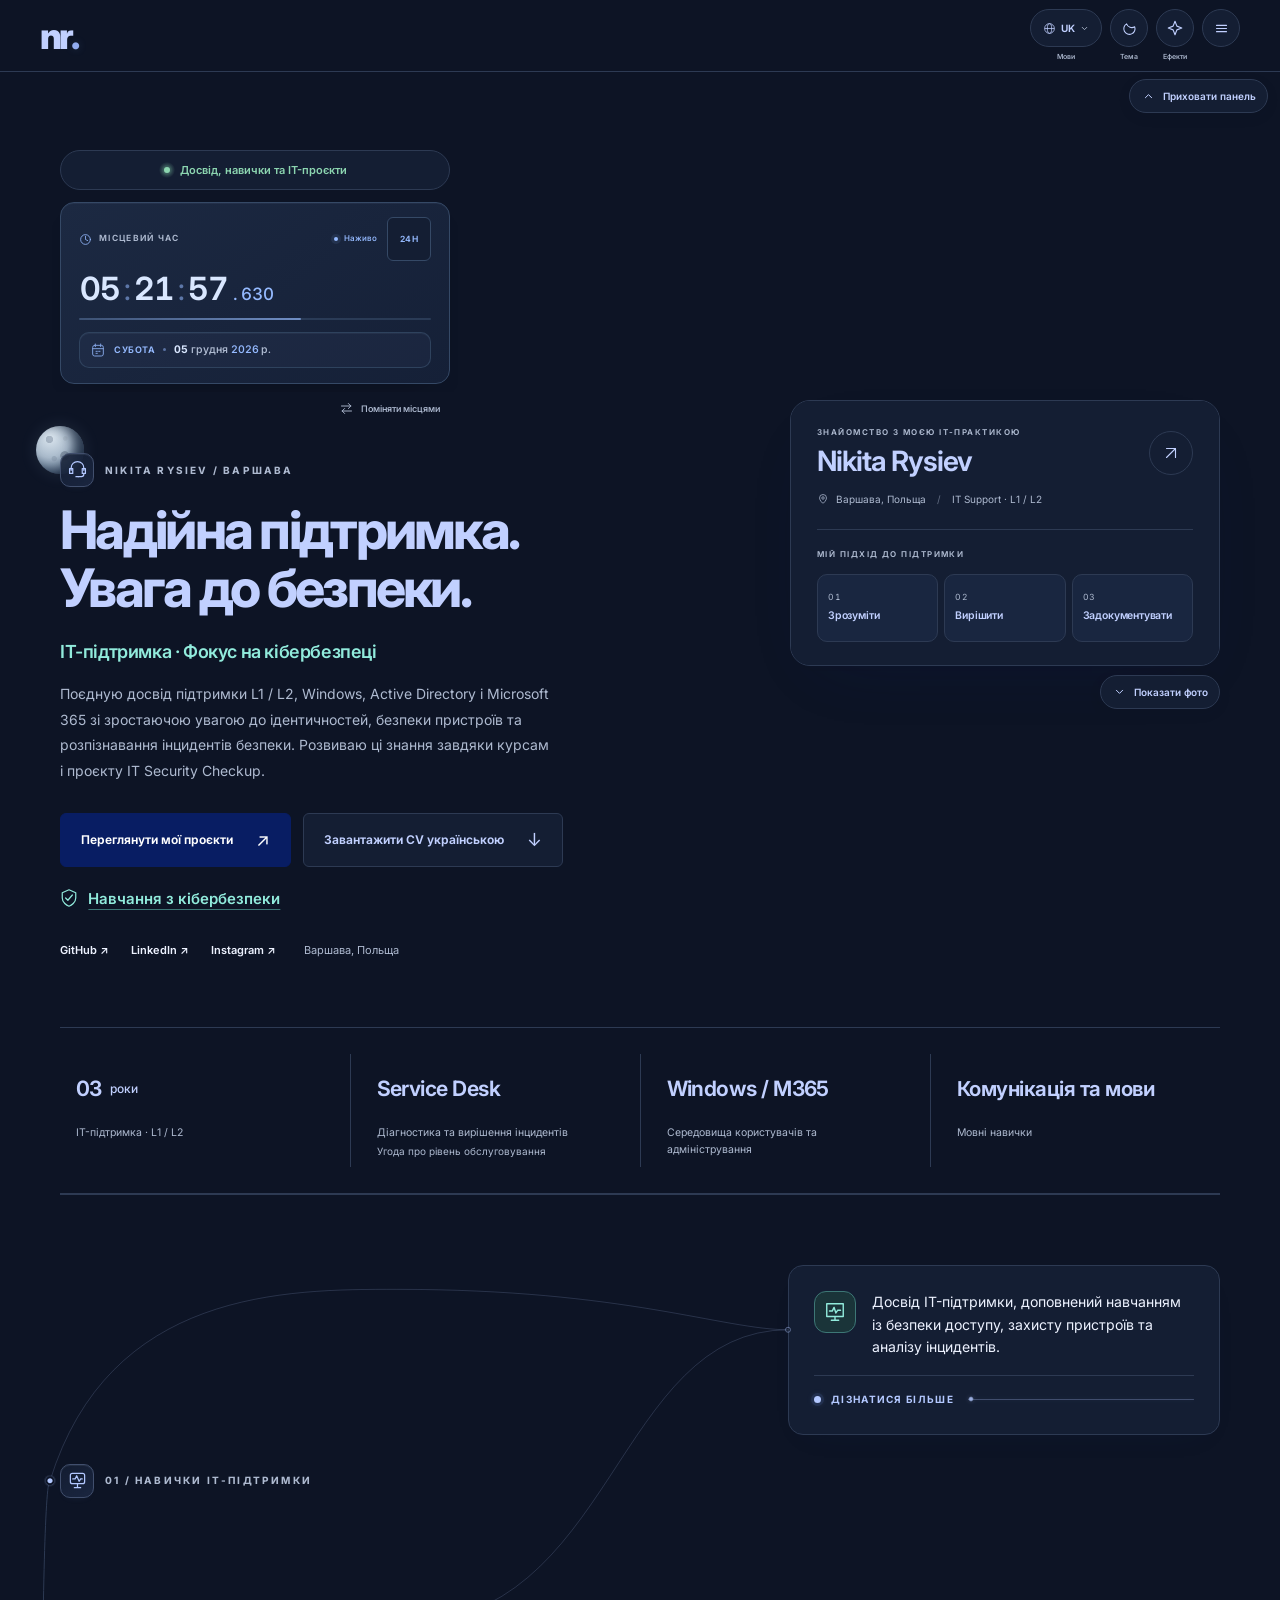
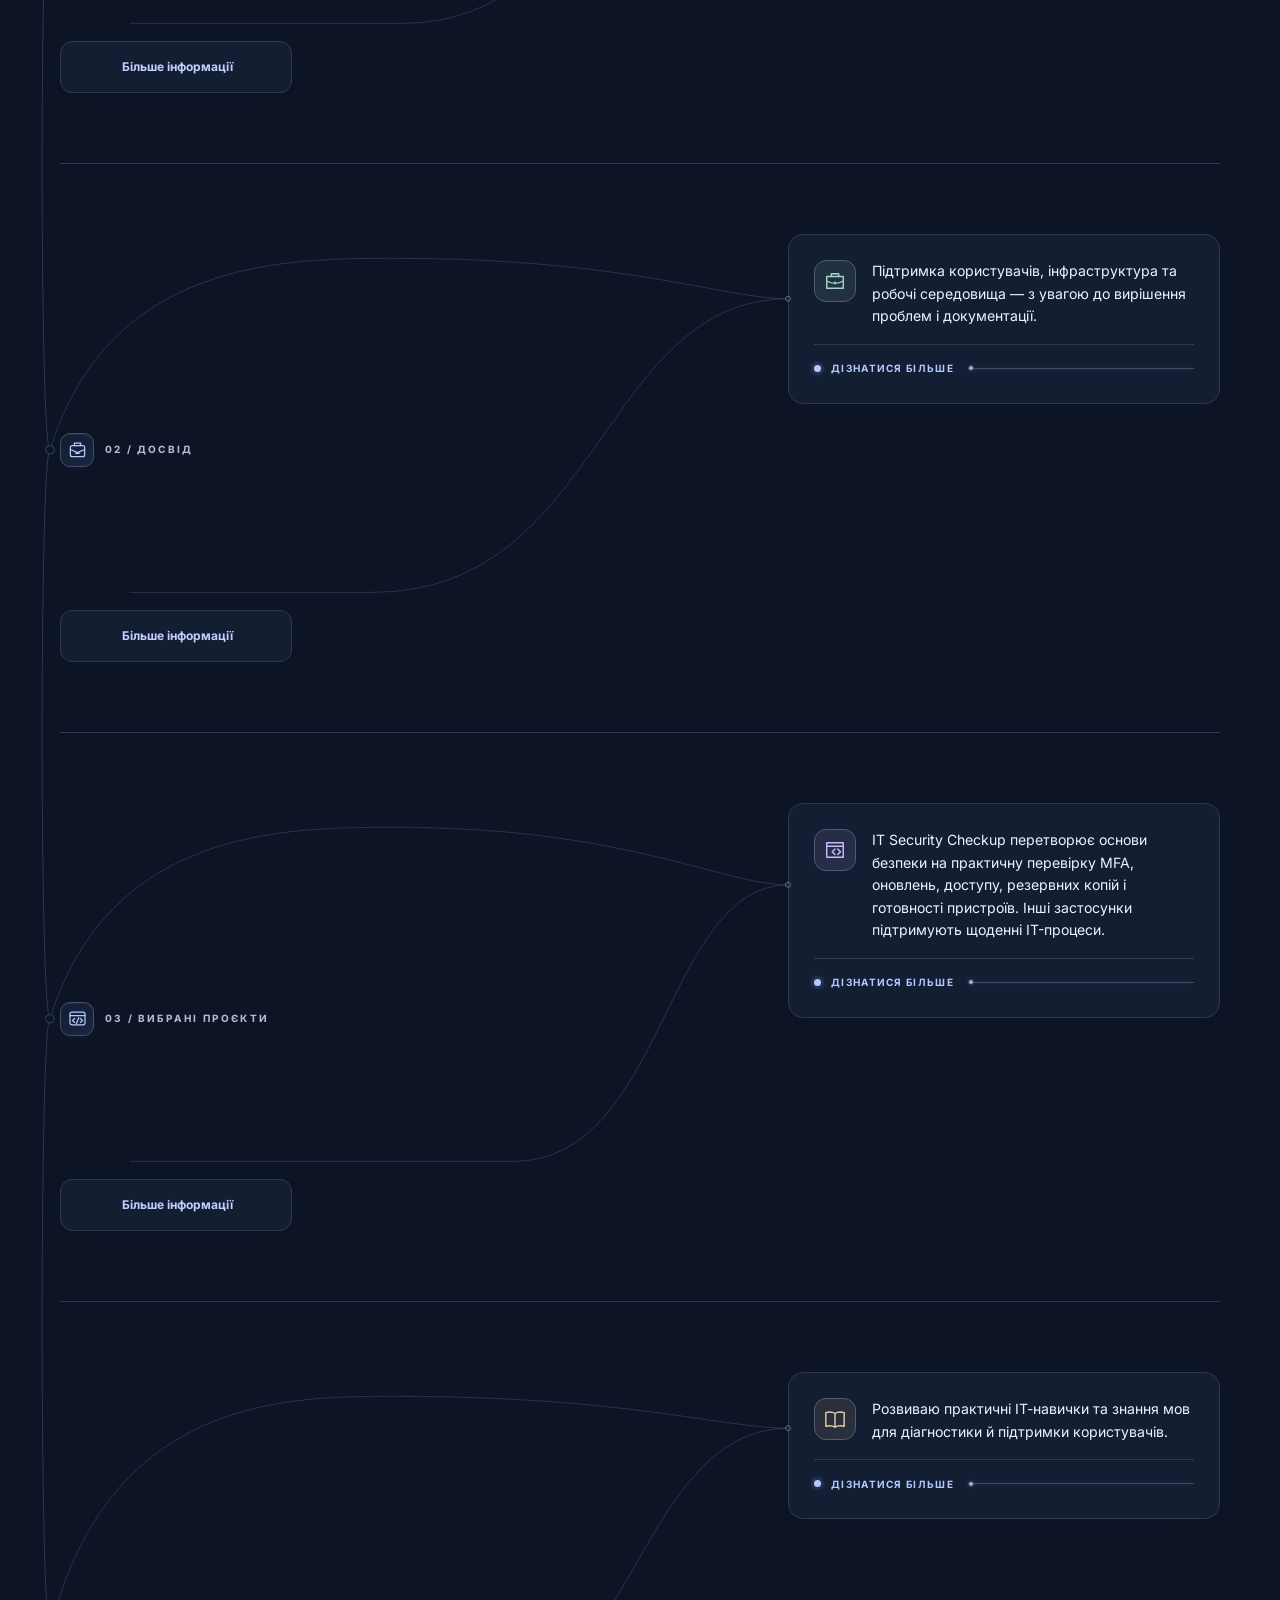
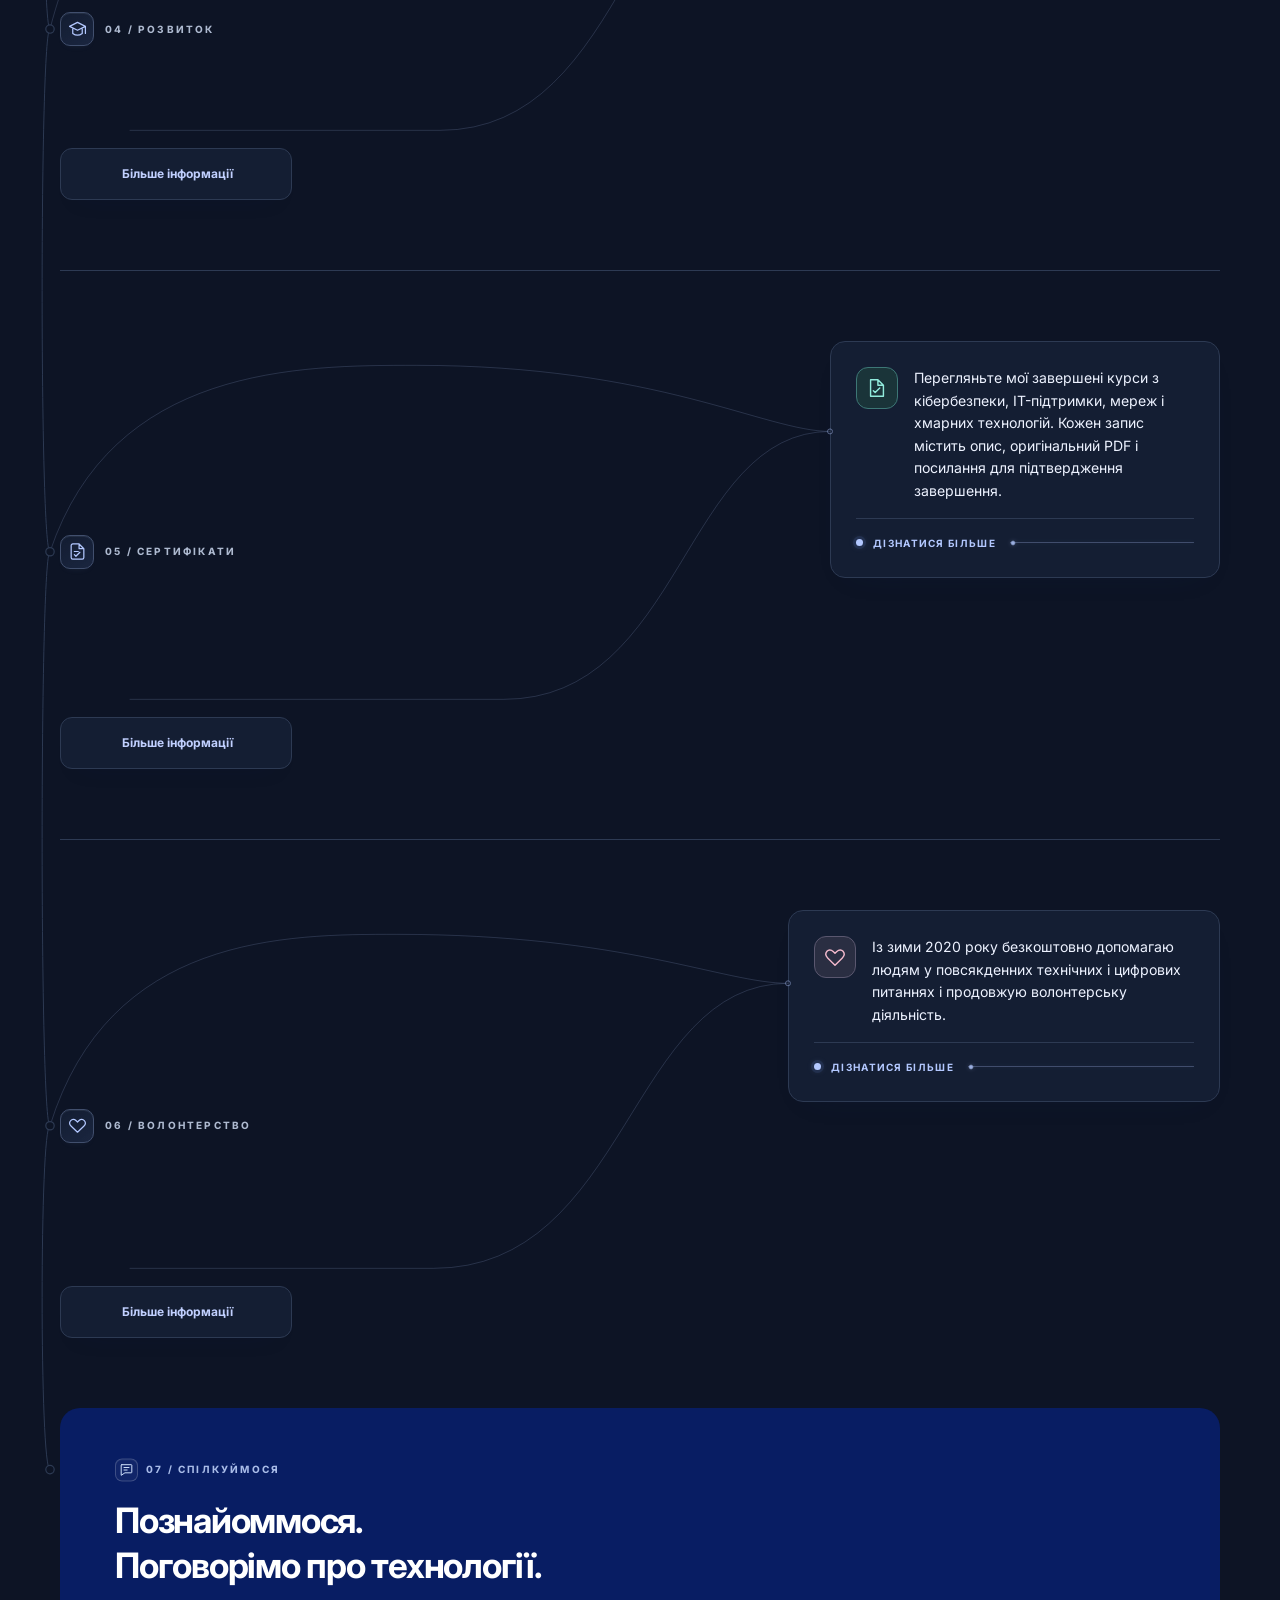
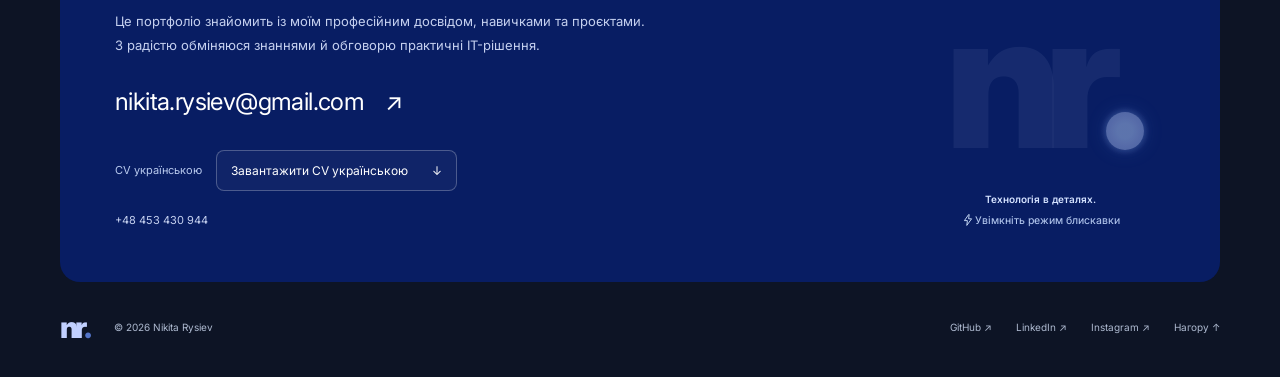
<file: index-uk.html>
<!doctype html>
<html data-theme="dark" lang="uk">
  <head>
    <meta charset="UTF-8" />
    <meta name="viewport" content="width=device-width, initial-scale=1" />
    <meta
      name="description"
      content="Nikita Rysiev — фахівець з IT-підтримки, який розвиває знання з кібербезпеки. Підтримка L1 / L2, Windows, Microsoft 365, керування доступом, практичні проєкти та завершені курси."
    />
    <meta name="theme-color" content="#081d63" />
    <meta name="view-transition" content="same-origin" />
    <title>Nikita Rysiev — IT-підтримка · Фокус на кібербезпеці</title>
    <link rel="icon" href="favicon.svg" type="image/svg+xml" />
    <script src="theme-init.js?v=20261105-fixed-dark1"></script>
    <link rel="stylesheet" href="styles.css?v=20261010-logo-layout-geo1" />
    <link rel="stylesheet" href="portrait.css?v=20261013-ambient1-geo1" />
    <script src="main.js?v=20261105-fixed-dark1" defer></script>
    <link rel="alternate" hreflang="pl" href="index-pl.html" />
    <link rel="alternate" hreflang="en" href="index.html" />
    <link rel="alternate" hreflang="x-default" href="index.html" />
    <link rel="alternate" hreflang="de" href="index-de.html" />
    <link rel="alternate" hreflang="uk" href="index-uk.html" />
    <link rel="stylesheet" href="motion.css?v=3-geo1" />
    <script src="motion.js?v=20261117-fix1" defer></script>
    <link rel="stylesheet" href="refinement.css?v=20261010-geo1" />
    <script src="refinement.js?v=20260929" defer></script>
    <link rel="stylesheet" href="workspace-projects.css?v=20261010-currency-flow-geo1" />
    <link rel="stylesheet" href="studio-card-motion.css?v=20261017-clean1" />
    <link rel="stylesheet" href="volunteer.css?v=20261009-geo1" />
    <link rel="stylesheet" href="logo-layout.css?v=20261010-mobile-3" />
    <link rel="stylesheet" href="certificates.css?v=20261013" />
    <link rel="stylesheet" href="premium-polish.css?v=20261017-communication1" />
    <link rel="stylesheet" href="section-folds.css?v=20261017-cue1" />
    <link rel="stylesheet" href="education-explorer.css?v=20261013-4-geo1" />
    <link rel="stylesheet" href="career-dates.css?v=20261013-5-geo1" />
    <link rel="stylesheet" href="contact-signature.css?v=20261013-6" />
    <link rel="preload" href="fonts/Inter-Variable.ttf" as="font" type="font/ttf" crossorigin />
    <link rel="stylesheet" href="typography.css?v=20261013-inter" />
    <link rel="stylesheet" href="light-finish.css?v=20261017-contrast1" />
    <link rel="stylesheet" href="electric-mode.css?v=20261017-premium1" />
    <link rel="stylesheet" href="contact-play.css?v=20261014-gravity1" />
    <link rel="stylesheet" href="portrait-electric.css?v=20261102-full1" />
    <link rel="stylesheet" href="premium-electric.css?v=20261017-premium1" />
    <link rel="stylesheet" href="foundation-premium.css?v=20261017-interactive1" />
    <link rel="stylesheet" href="contact-hint.css?v=20261017-brand1" />
    <link rel="stylesheet" href="brand-status.css?v=20261017-pair1" />
    <link rel="stylesheet" href="portrait-steps.css?v=20261017-brand1" />
    <link rel="stylesheet" href="skill-finish.css?v=20261105-wrap1" />
    <link rel="stylesheet" href="project-panels.css?v=20261017-clean1" />
    <link rel="stylesheet" href="content-protection.css?v=20261017-view1" />
    <link rel="stylesheet" href="portrait-life.css?v=20261017-clean-edge2" />
    <link rel="stylesheet" href="profile-clock.css?v=20261107-calendar2" />
    <link rel="stylesheet" href="profile-pair.css?v=20261017-pair1" />
    <link rel="stylesheet" href="certificates-completed.css?v=20261025-order1" />
    <script src="certificates-data.js?v=20261121-motion-logos-istqb" defer></script>
    <script src="certificates.js?v=20261025-order1" defer></script>
    <script src="certificate-library.js?v=20261121-hardware-order" defer></script>
    <script src="section-folds.js?v=20261013-6" defer></script>
    <script src="certificates-motion.js?v=20261117-fix1" defer></script>
    <script src="certificates-order.js?v=20261121-hardware-order" defer></script>
    <script src="education-explorer.js?v=20261013-2" defer></script>
    <script src="electric-mode.js?v=20261108-streaks1" defer></script>
    <script src="contact-play.js?v=20261017-hint1" defer></script>
    <script src="portrait-electric.js?v=20261102-full1" defer></script>
    <script src="premium-electric.js?v=20261025-rounded1" defer></script>
    <script src="brand-status.js?v=20261017-pair1" defer></script>
    <script src="portrait-steps.js?v=20261017-brand1" defer></script>
    <link rel="stylesheet" href="section-cards.css?v=20261117-ui1" />
    <link rel="stylesheet" href="profile-network.css?v=20261105-refresh1" />
    <link rel="stylesheet" href="cloud-mode.css?v=20261102-v41b" />
    <script src="section-cards.js?v=20261117-ui1" defer></script>
    <script src="profile-network.js?v=20261105-full-names3" defer></script>
    <script src="cloud-mode.js?v=20261108-streaks1" defer></script>
    <link rel="stylesheet" href="section-connector.css?v=20261118-linear1" />
    <script src="section-connector.js?v=20261121-synced-titles" defer></script>
    <link rel="stylesheet" href="cloud-layout.css?v=20261102-v41b" />
    <script src="cloud-layout.js?v=20261102-v41b" defer></script>
  <link rel="stylesheet" href="portrait-clouds.css?v=1"/><script src="portrait-clouds.js?v=1" defer></script><link rel="stylesheet" href="facts-alignment.css?v=1"/><link rel="stylesheet" href="cloud-scroll.css?v=20261108-streaks1"/><script src="cloud-scroll.js?v=20261108-streaks1" defer></script><link rel="stylesheet" href="section-links.css?v=suite-sync2"/><script src="section-links.js?v=suite-sync2" defer></script><link rel="stylesheet" href="portrait-welcome.css?v=20261112-english-certs2"/><script src="portrait-welcome.js?v=20261112-english-certs2" defer></script><link rel="stylesheet" href="header-captions.css?v=20261107"/><script src="header-captions.js?v=20261107" defer></script><link rel="stylesheet" href="mobile-finish.css?v=20261117-ui1"/><script defer src="mobile-finish.js?v=20261117-ui1"></script><link rel="stylesheet" href="star-mode.css?v=20261108-stream1"/><script defer src="star-mode.js?v=20261109-orbits3"></script><script defer src="star-visibility.js?v=20261108-streaks1"></script><link rel="stylesheet" href="electric-rain.css?v=20261108-streaks1"/><script defer src="electric-rain.js?v=20261108-streaks1"></script><link rel="stylesheet" href="light-grey-cards.css?v=20261108-streaks1"/><script defer src="theme-effects.js?v=20261108-streaks1"></script><link rel="stylesheet" href="atmosphere-depth.css?v=20261109-orbits3"/><script defer src="atmosphere-depth.js?v=20261109-orbits3"></script><link rel="stylesheet" href="solar-system.css?v=20261112-english-certs2"/><script defer src="solar-system.js?v=20261112-english-certs2"></script><link rel="stylesheet" href="visibility-controls.css?v=20261117-ui1"/><script defer src="visibility-controls.js?v=20261117-ui1"></script><link rel="stylesheet" href="effects-menu.css?v=20261117-fix1"/><link rel="stylesheet" href="portfolio-interface.css?v=20261118-stable1"/>  <link rel="stylesheet" href="cybersecurity-focus.css?v=20261120" />
    <link rel="stylesheet" href="certificate-order.css?v=20261121" />
    <link rel="stylesheet" href="cybersecurity-learning.css?v=suite-sync2" />
    <link rel="stylesheet" href="portfolio-motion-fix.css?v=20261121" />
  </head>
  <body>
    <a class="skip-link" href="#main">Перейти до вмісту</a>
    <header class="site-header">
      <div class="nav-shell">
        <a
          class="brand"
          href="#about"
          aria-label="Nikita Rysiev — головна сторінка"
          >nr<span>.</span><span class="brand-caption">IT SUPPORT · SECURITY</span></a
        >
        <nav class="main-nav" id="navigation" aria-label="Головна навігація">
          <a href="#about">Про мене</a>
          <a href="#skills">Навички</a>
          <a href="#experience">Досвід</a>
          <a href="#projects">Проєкти</a>
          <a href="#certificates">Сертифікати</a>
          <a href="#volunteer">Волонтерство</a>
          <a href="#contact">Контакти</a>
        </nav>
        <div class="nav-tools">
          <details class="language-switch"><summary aria-label="Вибрати мову"><svg viewBox="0 0 24 24" aria-hidden="true"><circle cx="12" cy="12" r="9"/><ellipse cx="12" cy="12" rx="4" ry="9"/><path d="M3 12h18"/></svg>UK<svg class="language-chevron" viewBox="0 0 16 16" aria-hidden="true"><path d="m4 6 4 4 4-4"/></svg></summary><nav aria-label="Вибрати мову" class="language-options"><a href="index-pl.html" lang="pl" hreflang="pl">Polski<span>PL</span></a><a href="index.html" lang="en" hreflang="en">English<span>EN</span></a><a href="index-de.html" lang="de" hreflang="de">Deutsch<span>DE</span></a><a href="index-uk.html" lang="uk" hreflang="uk" aria-current="page">Українська<span>UK</span></a></nav></details>
          <button
            class="icon-button"
            id="theme-toggle"
            type="button"
            aria-label="Увімкнути темну тему"
            aria-pressed="false"
          >
            <svg viewBox="0 0 24 24" aria-hidden="true"><circle cx="12" cy="12" r="4"></circle><path d="M12 2v2m0 16v2M2 12h2m16 0h2M4.93 4.93l1.42 1.42m11.3 11.3 1.42 1.42M4.93 19.07l1.42-1.42m11.3-11.3 1.42-1.42"></path></svg>
          </button>
          <button
            class="icon-button menu-toggle"
            id="menu-toggle"
            type="button"
            aria-label="Меню"
            aria-expanded="false"
            aria-controls="navigation"
          >
            <svg viewBox="0 0 24 24" aria-hidden="true">
              <path d="M4 7h16M4 12h16M4 17h16"></path>
            </svg>
          </button>
        </div>
      </div>
    </header>
    <main id="main" class="container">
      <section class="hero" id="about" aria-labelledby="hero-title">
        <div class="hero-copy">
          <div class="profile-pair" data-profile-pair role="group" aria-label="Статус і місцевий час" data-clock-first="Годинник над статусом." data-status-first="Статус над годинником.">
            <div class="profile-pair-track" id="profile-pair-track" data-pair-track>
              <div class="profile-pair-item" data-profile-item="status">
          <a class="availability" href="#skills" draggable="false" aria-label="Переглянути мої IT-навички"><span class="status-dot" aria-hidden="true"></span><span>Досвід, навички та IT-проєкти</span></a>
              </div>
              <div class="profile-pair-item" data-profile-item="clock">
          <div class="profile-clock" data-profile-clock role="group" aria-label="Поточний час пристрою" aria-live="off" hidden>
            <div class="profile-clock-head"><span class="profile-clock-title"><svg viewBox="0 0 24 24" aria-hidden="true"><circle cx="12" cy="12" r="9"/><path d="M12 6v6l4 2"/></svg>Місцевий час</span><span class="profile-clock-controls"><span class="profile-clock-live" aria-hidden="true"><i></i>Наживо</span><button class="profile-clock-format" type="button" data-clock-format aria-pressed="false" aria-label="12-годинний формат" title="Увімкнути 12-годинний формат">24H</button></span></div>
            <time class="profile-clock-time" data-clock-time><span data-clock-hours>00</span><span class="profile-clock-colon" aria-hidden="true">:</span><span data-clock-minutes>00</span><span class="profile-clock-colon" aria-hidden="true">:</span><span data-clock-seconds>00</span><span class="profile-clock-fraction" aria-hidden="true"><span class="profile-clock-decimal">.</span><span data-clock-milliseconds>000</span></span><span class="profile-clock-period" data-clock-period aria-hidden="true" hidden></span></time><span class="profile-clock-meter" aria-hidden="true"><i></i></span>
            <div class="profile-clock-calendar"><svg class="profile-clock-calendar-icon" viewBox="0 0 24 24" aria-hidden="true"><rect x="4" y="5" width="16" height="16" rx="3"/><path d="M8 3v4m8-4v4M4 10h16m-11 4h2m2 0h2m-6 3h2"/></svg><span class="profile-clock-weekday" data-clock-weekday></span><span class="profile-clock-date-divider" aria-hidden="true"></span><time class="profile-clock-date" data-clock-date></time></div>
          </div>
              </div>
            </div>
            <div class="profile-pair-tools" hidden><button class="profile-pair-swap" type="button" data-pair-swap aria-controls="profile-pair-track" aria-pressed="false" aria-label="Поміняти місцями статус і годинник. Також можна провести вбік." title="Поміняти місцями статус і годинник. Також можна провести вбік."><svg viewBox="0 0 24 24" aria-hidden="true"><path d="M4 8h15m-4-4 4 4-4 4M20 16H5m4-4-4 4 4 4"/></svg><span>Поміняти місцями</span></button></div>
            <span class="profile-pair-announcement" data-pair-announcement role="status" aria-live="polite" aria-atomic="true"></span>
          </div>
          <p class="eyebrow hero-name"><span class="section-symbol" aria-hidden="true"><svg viewBox="0 0 24 24" focusable="false"><path d="M4 13V10a8 8 0 0 1 16 0v3M4 11H2v6h4v-6Zm16 0h2v6h-4v-6ZM20 17v1a3 3 0 0 1-3 3h-4"/><path d="M10 21h3"/></svg></span>NIKITA RYSIEV / ВАРШАВА</p>
          <h1 id="hero-title">Надійна підтримка.<br />Увага до безпеки.</h1>
          <p class="hero-role">IT-підтримка · Фокус на кібербезпеці</p>
          <p class="hero-description">Поєдную досвід підтримки L1 / L2, Windows, Active Directory і Microsoft 365 зі зростаючою увагою до ідентичностей, безпеки пристроїв та розпізнавання інцидентів безпеки. Розвиваю ці знання завдяки курсам і проєкту IT Security Checkup.</p>
          <div class="hero-actions">
            <a class="button button-primary" href="#projects"
              ><span>Переглянути мої проєкти</span
              ><span aria-hidden="true">↗</span></a
            ><a class="button button-secondary" href="CV_NIKITA_RYSIEV_IT_SUPPORT_UK.pdf" download="CV_NIKITA_RYSIEV_IT_SUPPORT_UK.pdf" hreflang="uk"><span>Завантажити CV українською</span><span aria-hidden="true">↓</span></a>
          </div>
          <a class="cyber-learning-link" href="#certificates" aria-label="Переглянути завершені курси"><svg viewBox="0 0 24 26" aria-hidden="true" focusable="false"><path d="M12 2 21 6v7c0 6-6 10-9 11-3-1-9-5-9-11V6Z"/><path d="m7.5 13 3 3 6-7"/></svg><span>Навчання з кібербезпеки</span></a>
          <div class="hero-links">
            <a
              href="https://github.com/webdevnikfull"
              target="_blank"
              rel="noopener noreferrer"
              >GitHub ↗</a
            ><a
              href="https://linkedin.com/in/nikita-rysiev-a4b7921b4/"
              target="_blank"
              rel="noopener noreferrer"
              >LinkedIn ↗</a
            ><a href="https://www.instagram.com/_visual.nik/" target="_blank" rel="noopener noreferrer">Instagram ↗</a
            ><span>Варшава, Польща</span>
          </div>
        </div>
        <div class="hero-visual">
          <details class="portrait-welcome" open>
            <summary title="Перетягуй відкрите або згорнуте привітання. Натисни, щоб розгорнути або згорнути. Клавіатура: Alt і стрілки."><span class="welcome-title">Привітання</span><span class="welcome-message"><span class="welcome-full">Привіт, приємно, що ти тут</span><span class="welcome-typed" aria-hidden="true" hidden></span><span class="welcome-caret" aria-hidden="true"></span></span><span class="welcome-chevron" aria-hidden="true"></span></summary>
          </details>
          <div class="portrait-frame">
            <div class="portrait-image-wrap">
              <span class="portrait-photo-motion"><img
                src="nikita-rysiev.png"
                alt="Nikita Rysiev"
                width="502"
                height="502"
                fetchpriority="high"
              /></span>
              <div class="portrait-topline">
                <span aria-hidden="true"></span
                ><span class="portrait-monogram" aria-hidden="true">nr.</span>
              </div>
              <div class="portrait-photo-label">
                <span class="portrait-dot"></span>ФАХІВЕЦЬ З IT-ПІДТРИМКИ</div>
            </div>
            <div class="portrait-details">
              <div class="portrait-identity">
                <div>
                  <p class="portrait-kicker">ЗНАЙОМСТВО З МОЄЮ IT-ПРАКТИКОЮ</p>
                  <p class="portrait-name">Nikita Rysiev</p>
                </div>
                <a
                  class="portrait-contact"
                  href="#contact"
                  aria-label="Контакти — Nikita Rysiev"
                  ><svg viewBox="0 0 24 24" aria-hidden="true">
                    <path d="M6 18 18 6M6 6h12v12"></path></svg
                ></a>
              </div>
              <div class="portrait-location">
                <svg viewBox="0 0 24 24" aria-hidden="true">
                  <path
                    d="M19 10c0 5-7 11-7 11S5 15 5 10a7 7 0 1 1 14 0Z"
                  ></path>
                  <circle cx="12" cy="10" r="2.5"></circle></svg
                ><span>Варшава, Польща</span
                ><span class="portrait-divider" aria-hidden="true">/</span
                ><span>IT Support · L1 / L2</span>
              </div>
              <div class="portrait-method">
                <p class="portrait-kicker">МІЙ ПІДХІД ДО ПІДТРИМКИ</p>
                <div class="portrait-steps">
                  <span><small>01</small><strong>Зрозуміти</strong></span
                  ><span><small>02</small><strong>Вирішити</strong></span
                  ><span><small>03</small><strong>Задокументувати</strong></span>
                </div>
              </div>
            </div>
          </div>
        </div>
      </section>
      <div class="facts-strip" aria-label="Професійний профіль">
        <div>
          <strong>03<span>роки</span></strong>
          <p>IT-підтримка · L1 / L2</p>
        </div>
        <div>
          <strong>Service Desk</strong>
          <p>Діагностика та вирішення інцидентів<span class="fact-service-detail">Угода про рівень обслуговування</span></p>
        </div>
        <div>
          <strong>Windows / M365</strong>
          <p>Середовища користувачів та адміністрування</p>
        </div>
        <div>
          <strong class="facts-communication">Комунікація та мови</strong>
          <p>Мовні навички</p>
        </div>
      </div>

      <section class="section" id="skills" aria-labelledby="skills-title">
        <div class="section-heading">
          <div>
            <p class="eyebrow"><span class="section-symbol" aria-hidden="true"><svg viewBox="0 0 24 24" focusable="false"><rect x="3" y="3" width="18" height="13" rx="2.5"/><path d="M8 21h8m-4-5v5M6 10h3l2-4 3 7 2-3h2"/></svg></span><span class="section-eyebrow-label"><span class="section-order-number">01</span> / НАВИЧКИ IT-ПІДТРИМКИ</span></p>
            <h2 id="skills-title">Надійні системи.<br />Безпечніша робота.</h2>
          </div>
          <p class="section-intro">Досвід IT-підтримки, доповнений навчанням із безпеки доступу, захисту пристроїв та аналізу інцидентів.</p>
        </div>
        <div class="skills-grid">
          <article class="skill-card">
            <span class="skill-symbol" aria-hidden="true"><svg viewBox="0 0 24 24"><circle cx="12" cy="12" r="8"/><path d="m8 12 3 3 5-6"/></svg></span>
            <h3>Опрацювання інцидентів</h3>
            <p>Підтримка L1 / L2: діагностика звернень, документування дій та ескалація складних проблем.</p>
          <div class="tags"><span>Jira Service Desk</span><span>Угода про рівень обслуговування</span><span>RCA</span></div>
          </article>
          <article class="skill-card">
            <span class="skill-symbol" aria-hidden="true"><svg viewBox="0 0 24 24"><path d="m8 7-5 5 5 5m8-10 5 5-5 5m-3-13-2 16"/></svg></span>
            <h3>Середовища користувачів</h3>
            <p>Підтримка Windows, облікових записів Active Directory, доступу до Microsoft 365 та щоденних робочих інструментів. Використання Microsoft Copilot для автоматизації завдань.</p>
            <div class="tags"><span>Windows 10/11</span><span>Android</span><span>iOS</span><span>Active Directory</span><span>Microsoft 365</span><span>Microsoft Intune</span><span>Microsoft Entra ID</span><span>Microsoft Copilot</span></div>
          </article>
          <article class="skill-card">
            <span class="skill-symbol" aria-hidden="true"><svg viewBox="0 0 24 24"><rect x="3" y="4" width="18" height="13" rx="3"/><path d="M8 21h8m-4-4v4M6 11h3l2-3 3 6 2-3h2"/></svg></span>
            <h3>Інфраструктура та обладнання</h3>
            <p>Діагностика обладнання та мережевих пристроїв на місці, налаштування й тестування LAN / WLAN.</p>
            <div class="tags"><span>LAN / WLAN</span><span>Обладнання</span></div>
          </article>
        </div>
        <div class="cyber-learning" aria-labelledby="cyber-learning-title"><p class="cyber-learning-eyebrow">КІБЕРБЕЗПЕКА · НАВЧАННЯ ТА ПРАКТИКА</p><h3 id="cyber-learning-title">Розвиваю знання з безпеки на основі досвіду IT-підтримки.</h3><p class="cyber-learning-intro">Мої поточні напрями навчання поєднують завершені курси з практичними проєктами.</p><div class="skills-grid cyber-learning-grid"><article class="skill-card cyber-learning-card"><span class="skill-symbol" aria-hidden="true"><svg viewBox="0 0 24 24" focusable="false"><circle cx="9" cy="8" r="3"/><path d="M3 21v-3a6 6 0 0 1 8-5M17 12l4 2v3c0 3-4 5-4 5s-4-2-4-5v-3Z"/></svg></span><h3>Ідентичності та доступ</h3><p>Поєдную досвід Active Directory і Microsoft Entra ID з подальшим вивченням MFA, контролю доступу та адміністрування пристроїв.</p><div class="tags"><span>Microsoft Entra ID</span><span>MFA</span><span>Контроль доступу</span></div></article><article class="skill-card cyber-learning-card"><span class="skill-symbol" aria-hidden="true"><svg viewBox="0 0 24 24" focusable="false"><rect x="3" y="4" width="18" height="13" rx="2"/><path d="M8 21h8m-4-4v4m-4-10 3 3 5-6"/></svg></span><h3>Пристрої та стійкість</h3><p>Мій проєкт IT Security Checkup об’єднує оновлення, перевірку доступу, готовність резервних копій та основи роботи з пристроями в практичний огляд.</p><div class="tags"><span>Microsoft Intune</span><span>Керування оновленнями</span><span>Резервне копіювання та відновлення</span></div></article><article class="skill-card cyber-learning-card"><span class="skill-symbol" aria-hidden="true"><svg viewBox="0 0 24 24" focusable="false"><path d="M12 3 3 7v6c0 5 9 9 9 9s9-4 9-9V7Z"/><path d="M12 8v5m0 3h.01"/></svg></span><h3>Аналіз інцидентів безпеки</h3><p>Завершені курси підготовки до CySA+ та основ кібербезпеки підтримують подальше вивчення реагування на інциденти, безпеки мереж і керування вразливостями.</p><div class="tags"><span>Безпека мережі</span><span>Реагування на інциденти</span><span>Керування вразливостями</span></div></article></div></div>

      </section>

      <section
        class="section experience-section"
        id="experience"
        aria-labelledby="experience-title"
      >
        <div class="section-heading">
          <div>
            <p class="eyebrow"><span class="section-symbol" aria-hidden="true"><svg viewBox="0 0 24 24" focusable="false"><rect x="3" y="7" width="18" height="14" rx="2.5"/><path d="M8 7V4h8v3M3 12l9 4 9-4M10 15v2h4v-2"/></svg></span><span class="section-eyebrow-label"><span class="section-order-number">02</span> / ДОСВІД</span></p>
            <h2 id="experience-title">Досвід, який<br>покращує роботу.</h2>
          </div>
          <p class="section-intro">Підтримка користувачів, інфраструктура та робочі середовища — з увагою до вирішення проблем і документації.</p>
        </div>
        <div class="timeline">
          <article class="experience-row"><div class="experience-date"><a class="company-logo company-logo--iss company-logo-link" href="https://www.pl.issworld.com/" target="_blank" rel="noopener noreferrer" aria-label="ISS Polska — Сервіс об’єктів · технічне обслуговування (офіційний сайт)"><img src="brand-logos/iss.png" alt="ISS Polska logo" width="116" height="82" loading="lazy" decoding="async"></a><a class="experience-area experience-area-link" href="https://www.pl.issworld.com/" target="_blank" rel="noopener noreferrer" aria-label="ISS Polska — Сервіс об’єктів · технічне обслуговування (офіційний сайт)">Сервіс об’єктів · технічне обслуговування<span class="external-arrow" aria-hidden="true">↗</span></a><span class="career-years"><span class="career-date-text"><span class="career-date-end">дотепер</span><span class="career-date-start">осінь 2026</span></span></span></div><div class="experience-detail"><p class="company">ISS POLSKA</p><h3>IT-фахівець · підтримка користувачів та інфраструктури</h3><ul><li>Підтримка користувачів у питаннях обладнання, програмного забезпечення та доступу до сервісів.</li><li>Підготовка робочих місць і діагностика підключення LAN / WLAN.</li><li>Обробка звернень, підтримка користувачів Microsoft 365 і документування рішень.</li></ul><div class="experience-tags"><span>IT-підтримка</span><span>Microsoft 365</span><span>LAN / WLAN</span><span>Документація</span><span>Діагностика</span><span>Робочі місця</span></div></div></article>
          <article class="experience-row"><div class="experience-date"><a class="company-logo company-logo--inflaa company-logo-link" href="https://inflaa.com/" target="_blank" rel="noopener noreferrer" aria-label="INFLAA — Надувні атракціони · e-commerce (офіційний сайт)"><img src="brand-logos/inflaa.svg" alt="INFLAA logo" width="140" height="22" loading="lazy" decoding="async"></a><a class="experience-area experience-area-link" href="https://inflaa.com/" target="_blank" rel="noopener noreferrer" aria-label="INFLAA — Надувні атракціони · e-commerce (офіційний сайт)">Надувні атракціони · e-commerce<span class="external-arrow" aria-hidden="true">↗</span></a><span class="career-years"><span class="career-date-text"><span class="career-date-end">осінь 2025</span><span class="career-date-start">літо 2025</span></span></span></div><div class="experience-detail"><p class="company">INFLAA</p><h3>IT-фахівець · підтримка електронної комерції</h3><ul><li>Приймання звернень та підтримка користувачів платформи e-commerce.</li><li>Первинна діагностика звернень і передача складніших випадків для подальшого вирішення.</li></ul><div class="experience-tags"><span>E-commerce</span><span>Підтримка користувачів</span><span>Ескалація</span><span>Первинна діагностика</span></div></div></article>
          <article class="experience-row"><div class="experience-date"><a class="company-logo company-logo--fujitsu company-logo-link" href="https://global.fujitsu/pl-PL" target="_blank" rel="noopener noreferrer" aria-label="Fujitsu — IT-послуги · цифрова трансформація (офіційний сайт)"><img src="brand-logos/fujitsu.png" alt="Fujitsu logo" width="66" height="66" loading="lazy" decoding="async"></a><a class="experience-area experience-area-link" href="https://global.fujitsu/pl-PL" target="_blank" rel="noopener noreferrer" aria-label="Fujitsu — IT-послуги · цифрова трансформація (офіційний сайт)">IT-послуги · цифрова трансформація<span class="external-arrow" aria-hidden="true">↗</span></a><span class="career-years"><span class="career-date-text"><span class="career-date-end">осінь 2023</span><span class="career-date-start">весна 2022</span></span></span></div><div class="experience-detail"><p class="company">FUJITSU SOLUTIONS</p><h3>IT-фахівець · Service Desk і технічна підтримка</h3><ul><li>Діагностика, вирішення та реєстрація інцидентів у системі Service Desk відповідно до угоди про рівень обслуговування.</li><li>Аналіз першопричин у співпраці з командами L1 / L2.</li><li>Підтримка користувачів та керування обліковими записами й правами доступу в Active Directory.</li><li>У межах роботи у Fujitsu надавав IT-підтримку корпоративним клієнтам, зокрема Mitsubishi Electric та PGE Energetyka Kolejowa.</li><li>Використання посвідчення водія категорії B під час епізодичних службових поїздок.</li></ul><div class="experience-tags"><span>Угода про рівень обслуговування</span><span>Active Directory</span><span>Посвідчення водія категорії B</span></div></div></article>
        </div>
      </section>

      <section class="section" id="projects" aria-labelledby="projects-title">
        <div class="section-heading">
          <div>
            <p class="eyebrow"><span class="section-symbol" aria-hidden="true"><svg viewBox="0 0 24 24" focusable="false"><rect x="2.5" y="4" width="19" height="16" rx="2.5"/><path d="M2.5 8.5h19M8.5 12l-3 2.5 3 2.5m7-5 3 2.5-3 2.5m-2-6-3 8"/></svg></span><span class="section-eyebrow-label"><span class="section-order-number">03</span> / ВИБРАНІ ПРОЄКТИ</span></p>
            <h2 id="projects-title">Безпека на практиці.<br />Інструменти IT-підтримки.</h2>
          </div>
          <p class="section-intro">IT Security Checkup перетворює основи безпеки на практичну перевірку MFA, оновлень, доступу, резервних копій і готовності пристроїв. Інші застосунки підтримують щоденні IT-процеси.</p>
        </div>
        <div class="projects-grid">
          <article class="project-card">
            <div class="project-visual todo-visual" aria-hidden="true">
              <span class="visual-label">01 / КЕРУВАННЯ ЗАВДАННЯМИ</span>
              <div class="mock-window project-demo-panel">
                <div class="window-bar">
                  <i></i><i></i><i></i><span>todo.app</span>
                </div>
                <div class="todo-body">
                  <div class="mock-title">Трохи краща організація.<span>МОЇ ЗАВДАННЯ / СЬОГОДНІ</span>
                  </div>
                  <div class="mock-task">
                    <b>✓</b><span>Перевірити інтерфейс</span><em>Готово</em>
                  </div>
                  <div class="mock-task">
                    <b>✓</b><span>Перевірити деталі</span><em>Готово</em>
                  </div>
                  <div class="mock-task pending">
                    <b></b><span>Додати покращення</span><em>Далі</em>
                  </div>
                </div>
              </div>
              <span class="visual-footnote">Анімована ілюстрація інтерфейсу</span>
            </div>
            <div class="project-content">
              <div class="project-meta">
                <span>JAVASCRIPT / LOCAL STORAGE</span><span>01</span>
              </div>
              <h3>Taskly — ToDo App</h3>
              <p>Застосунок для завдань із пріоритетами, термінами, пошуком і локальним збереженням. Адаптивний інтерфейс для щоденного використання.</p>
              <div class="qa-note">
                <span>ПІДХІД IT-ПІДТРИМКИ</span>
                <p>Зрозумілі статуси завдань, збереження даних і зручний щоденний процес.</p>
              </div>
              <div class="project-links">
                <a
                  href="taskly/index.html"
                  target="_blank"
                  rel="noopener noreferrer"
                  >Відкрити застосунок ↗</a
                >
                <a
                  href="https://github.com/webdevnikfull/nr._taskly."
                  target="_blank"
                  rel="noopener noreferrer"
                  >Репозиторій GitHub ↗</a
                >
              </div>
            </div>
          </article>
          <article class="project-card">
            <div class="project-visual bmi-visual" aria-hidden="true">
              <span class="visual-label">02 / ДАНІ ТА ОБЧИСЛЕННЯ</span>
              <div class="bmi-mock project-demo-panel">
                <span class="micro-label">ІНДЕКС МАСИ ТІЛА</span>
                <div class="bmi-value">22.4<span>kg/m²</span></div>
                <div class="bmi-scale"><i></i></div>
                <div class="bmi-inputs">
                  <span
                    >ЗРІСТ<strong>180 <small>cm</small></strong></span
                  ><span
                    >ВАГА<strong>72.5 <small>kg</small></strong></span
                  >
                </div>
              </div>
              <span class="visual-footnote">Анімована ілюстрація інтерфейсу</span>
            </div>
            <div class="project-content">
              <div class="project-meta">
                <span>JAVASCRIPT / CALCULATOR</span><span>02</span>
              </div>
              <h3>Калькулятор ІМТ</h3>
              <p>Вебзастосунок для обчислення індексу маси тіла. Простий інтерфейс для роботи з числовими даними.</p>
              <div class="qa-note">
                <span>ПІДХІД IT-ПІДТРИМКИ</span>
                <p>Зрозуміла робота з даними, корисні повідомлення та надійний результат.</p>
              </div>
              <div class="project-links">
                <a
                  href="bmi/index.html"
                  target="_blank"
                  rel="noopener noreferrer"
                  >Відкрити застосунок ↗</a
                >
                <a
                  href="https://github.com/webdevnikfull/nr._bmi.calculator"
                  target="_blank"
                  rel="noopener noreferrer"
                  >Репозиторій GitHub ↗</a
                >
              </div>
            </div>
          </article>
          <article class="project-card">
            <div class="project-visual tool-visual" aria-hidden="true">
              <span class="visual-label">03 / Link STUDIO</span>
              <div class="tool-preview project-demo-panel"><div class="window-bar"><i></i><i></i><i></i><span>link.studio</span></div><div class="link-demo"><div><div class="mock-title">Одне посилання. Більше можливостей.</div><div class="link-field">https://example.com/project</div></div><div class="qr-demo"><svg viewBox="0 0 70 70" aria-hidden="true"><path d="M4 4h18v18H4zM48 4h18v18H48zM4 48h18v18H4z" fill="none" stroke="currentColor" stroke-width="5"/><path d="M10 10h6v6h-6zM54 10h6v6h-6zM10 54h6v6h-6zM29 3h7v12h-7zM29 22h13v7H29zM3 29h12v7H3zM21 34h8v10h-8zM35 35h12v7H35zM54 29h12v7H54zM29 49h8v17h-8zM43 48h7v8h-7zM56 41h10v8H56zM54 58h12v8H54zM40 62h8v5h-8z" fill="currentColor"/></svg><i></i></div></div></div><span class="visual-footnote">Анімована ілюстрація інтерфейсу</span>
            </div>
            <div class="project-content">
              <div class="project-meta">
                <span>JAVASCRIPT / SVG / CANVAS</span><span>03</span>
              </div>
              <h3>Link Studio — QR</h3>
              <p>Інтерактивний генератор QR для сайтів, портфоліо та подій. Живий перегляд, вибір кольору та експорт PNG і SVG.</p>
              <div class="qa-note"><span>Підхід QA</span><p>Зрозуміле керування, локальне створення QR та файли для поширення.</p></div><div class="project-links">
                <a href="link-studio/index.html" target="_blank" rel="noopener noreferrer">Відкрити застосунок ↗</a>
                <a href="https://github.com/webdevnikfull/nr._link-studio/" target="_blank" rel="noopener noreferrer">Репозиторій GitHub ↗</a>
              </div>
            </div>
          </article>
        </div>
      </section>

      <section
        class="section education-section"
        id="education"
        aria-labelledby="education-title"
      >
        <div class="section-heading education-heading">
          <div>
            <p class="eyebrow"><span class="section-symbol" aria-hidden="true"><svg viewBox="0 0 24 24" focusable="false"><path d="m2 8 10-5 10 5-10 5-10-5Zm4 3v6c4 3 8 3 12 0v-6m4-3v9"/></svg></span><span class="section-eyebrow-label"><span class="section-order-number">04</span> / РОЗВИТОК</span></p>
            <h2 id="education-title">Постійно розвиваюся.</h2>
          </div>
          <p class="section-intro">Розвиваю практичні ІТ-навички та знання мов для діагностики й підтримки користувачів.</p>
        </div>
        <div class="education-list">
          <article>
            <span class="education-date">2025 — ДОТЕПЕР</span>
            <h3>Mate Academy Polska</h3>
            <p>Напрям: прикладна інформатика</p>
          </article>
          <article>
            <span class="education-date">2016 — 2020</span>
            <h3>II Liceum im. E. Plater</h3>
            <p>Напрям: інформатика</p>
          </article>
          <div class="education-learning">
            <div class="education-panel-heading education-learning-heading">
              <h3>Додаткова освіта</h3>
            </div>
            <article class="education-card education-learning-card">
              <span class="education-learning-icon" aria-hidden="true"><svg viewBox="0 0 24 24" fill="none"><path d="M4 5.5c3.1-.8 5.8-.4 8 1.3 2.2-1.7 4.9-2.1 8-1.3v13c-3.1-.8-5.8-.4-8 1.3-2.2-1.7-4.9-2.1-8-1.3v-13Z"/><path d="M12 6.8v13"/></svg></span>
              <span class="education-date education-learning-date">2026 — дотепер</span>
              <h3>LinkedIn Learning</h3>
              <p>З 2026 року навчаюся на LinkedIn Learning і розвиваю свої ІТ-навички.</p>
            </article>
          </div>
          <div class="languages"><span>Польська · середній рівень</span><span>Англійська · середній рівень</span
            ><span>Українська · середній рівень</span><span>Німецька · базовий рівень</span></div>
        </div>
      </section>

      <section class="section certificates-section" id="certificates" aria-labelledby="certificates-title">
        <div class="certificates-heading">
          <div>
            <p class="eyebrow"><span class="section-symbol" aria-hidden="true"><svg viewBox="0 0 24 24" focusable="false"><path d="M14 2.5H6a2 2 0 0 0-2 2v15a2 2 0 0 0 2 2h12a2 2 0 0 0 2-2V8.5l-6-6Zm0 0v6h6M8 12h5m-5 4 2 2 5-5"/></svg></span><span class="section-eyebrow-label"><span class="section-order-number">05</span> / СЕРТИФІКАТИ</span></p>
            <h2 id="certificates-title">Сертифікати.<br />Знання для безпечного IT.</h2>
          </div>
          <p class="section-intro">Перегляньте мої завершені курси з кібербезпеки, IT-підтримки, мереж і хмарних технологій. Кожен запис містить опис, оригінальний PDF і посилання для підтвердження завершення.</p>
        </div>
        <div class="certificate-grid" id="certificate-grid" hidden></div>
        <div class="certificate-upcoming" id="certificate-upcoming">
          <article class="certificate-source certificate-provider certificate-provider--pending" data-certificate-issuer="Mate Academy Polska">
            <div class="certificate-provider-head">
              <div class="certificate-provider-title"><span class="certificate-provider-mark certificate-provider-mark--academy" aria-hidden="true"><svg viewBox="0 0 24 24" aria-hidden="true" focusable="false"><path d="m3 9 9-5 9 5-9 5-9-5Z"/><path d="M7 12v5c3 2 7 2 10 0v-5M21 9v7"/></svg></span><h3>Mate Academy Polska</h3></div>
              <span class="certificate-provider-count certificate-provider-status">Готується</span>
            </div>
            <div class="certificate-provider-empty"><svg class="certificate-category-symbol" viewBox="0 0 24 24" aria-hidden="true" focusable="false"><path d="M12 3V21M4.2 7.5L19.8 16.5M4.2 16.5L19.8 7.5"/></svg><p>Місце для сертифікатів завершених модулів моєї IT-академії.</p></div>
          </article>
          <article class="certificate-source certificate-provider certificate-provider--pending" data-certificate-issuer="LinkedIn Learning">
            <div class="certificate-provider-head">
              <div class="certificate-provider-title"><span class="certificate-provider-mark certificate-provider-mark--linkedin" aria-hidden="true">in</span><h3>LinkedIn Learning</h3></div>
              <span class="certificate-provider-count certificate-provider-status">Готується</span>
            </div>
            <div class="certificate-provider-empty"><svg class="certificate-category-symbol" viewBox="0 0 24 24" aria-hidden="true" focusable="false"><path d="M12 3V21M4.2 7.5L19.8 16.5M4.2 16.5L19.8 7.5"/></svg><p>Місце для сертифікатів завершених курсів LinkedIn Learning.</p></div>
          </article>
        </div>
      </section>

      <section class="section volunteer-section" id="volunteer" aria-labelledby="volunteer-title">
        <div class="section-heading volunteer-heading">
          <div><p class="eyebrow"><span class="section-symbol" aria-hidden="true"><svg viewBox="0 0 24 24" focusable="false"><path d="M12 20.5 4.1 13C-1.1 8 5.5 1.4 10 5.7L12 7.6l2-1.9C18.5 1.4 25.1 8 19.9 13L12 20.5Z"/></svg></span><span class="section-eyebrow-label"><span class="section-order-number">06</span> / ВОЛОНТЕРСТВО</span></p><h2 id="volunteer-title">Технології, які<br />допомагають людям.</h2></div>
          <p class="section-intro">Із зими 2020 року безкоштовно допомагаю людям у повсякденних технічних і цифрових питаннях і продовжую волонтерську діяльність.</p>
        </div>
        <article class="volunteer-card">
          <div class="volunteer-card-head">
            <span class="volunteer-mark" aria-hidden="true"><svg viewBox="0 0 24 24" fill="none" stroke="currentColor" stroke-width="1.5" stroke-linecap="round" stroke-linejoin="round"><rect x="3" y="4" width="18" height="14" rx="2.5"/><path d="M8 21h8M12 18v3M9 11.2l2.1 2.1 4.2-4.7"/></svg></span>
            <div class="volunteer-identity"><span class="volunteer-period">зима 2020 — дотепер</span><h3>Християнський фонд Radość</h3><p>Волонтер · IT-допомога та цифрова підтримка</p></div>
            <a class="volunteer-site" href="https://fundacja-radosc.pl/" target="_blank" rel="noopener noreferrer">Дізнатися про фонд<span aria-hidden="true">↗</span></a>
          </div>
          <div class="volunteer-grid">
            <div class="volunteer-item"><span class="volunteer-index" aria-hidden="true"><svg xmlns="http://www.w3.org/2000/svg" viewBox="0 0 24 24" width="18" height="18" fill="none" stroke="currentColor" stroke-width="1.7" stroke-linecap="round" stroke-linejoin="round" focusable="false"><rect x="3" y="4" width="18" height="13" rx="2"/><path d="M8 21h8M12 17v4M6 11h3l2-4 3 7 2-3h2"/></svg></span><h4><button class="volunteer-select" type="button" aria-pressed="false">Обладнання та діагностика</button></h4><p>Допомагаю виявляти несправності, ремонтувати та відновлювати роботу комп’ютерів й інших IT-пристроїв.</p></div>
            <div class="volunteer-item"><span class="volunteer-index" aria-hidden="true"><svg xmlns="http://www.w3.org/2000/svg" viewBox="0 0 24 24" width="18" height="18" fill="none" stroke="currentColor" stroke-width="1.7" stroke-linecap="round" stroke-linejoin="round" focusable="false"><path d="M11 20H5a2 2 0 0 1-2-2V5a2 2 0 0 1 2-2h14a2 2 0 0 1 2 2v5M3 8h18M6 5.5h.01M9 5.5h.01"/><circle cx="16.5" cy="16.5" r="3.5"/><circle cx="16.5" cy="16.5" r="1"/><path d="M16.5 11v2m0 7v2M11 16.5h2m7 0h2M12.6 12.6l1.4 1.4m5 5 1.4 1.4m-7.8 0 1.4-1.4m5-5 1.4-1.4"/></svg></span><h4><button class="volunteer-select" type="button" aria-pressed="false">Програмне забезпечення</button></h4><p>Встановлюю та налаштовую програми, вирішую щоденні технічні проблеми й пояснюю користувачам наступні кроки.</p></div>
            <div class="volunteer-item"><span class="volunteer-index" aria-hidden="true"><svg xmlns="http://www.w3.org/2000/svg" viewBox="0 0 24 24" width="18" height="18" fill="none" stroke="currentColor" stroke-width="1.7" stroke-linecap="round" stroke-linejoin="round" focusable="false"><path d="M14 2H6a2 2 0 0 0-2 2v16a2 2 0 0 0 2 2h12a2 2 0 0 0 2-2V8zM14 2v6h6M8 11h3M8 16l2.5 2.5L16 13"/></svg></span><h4><button class="volunteer-select" type="button" aria-pressed="false">Цифрові документи</button></h4><p>Надаю технічну допомогу в базовій підготовці та впорядкуванні легалізаційних, фінансових, адміністративних, консульських та інших документів.</p></div>
          </div>
          <p class="volunteer-footnote">Практична підтримка · терпіння · чітка комунікація</p>
        </article>
      </section>

      <section
        class="contact-section"
        id="contact"
        aria-labelledby="contact-title"
      >
        <div class="contact-text">
          <p class="eyebrow"><span class="section-symbol" aria-hidden="true"><svg viewBox="0 0 24 24" focusable="false"><path d="M4.5 3.5h15a1 1 0 0 1 1 1v11a1 1 0 0 1-1 1h-10l-6 4v-16a1 1 0 0 1 1-1Z"/><path d="M8 8h8M8 12h5"/></svg></span><span class="section-eyebrow-label"><span class="section-order-number">07</span> / СПІЛКУЙМОСЯ</span></p>
          <h2 id="contact-title">Познайоммося.<br />Поговорімо про технології.</h2><p>Це портфоліо знайомить із моїм професійним досвідом, навичками та проєктами. З радістю обміняюся знаннями й обговорю практичні IT-рішення.</p>
          <a class="contact-email" href="mailto:nikita.rysiev@gmail.com"
            >nikita.rysiev@gmail.com <span aria-hidden="true">↗</span></a
          >
          <div class="cv-downloads"><span>CV українською</span><a href="CV_NIKITA_RYSIEV_IT_SUPPORT_UK.pdf" download="CV_NIKITA_RYSIEV_IT_SUPPORT_UK.pdf" hreflang="uk">Завантажити CV українською <span aria-hidden="true">↓</span></a></div><div class="contact-links"><a href="tel:+48453430944">+48 453 430 944</a></div>
        </div>
        <div class="contact-signature"><div class="contact-monogram" aria-hidden="true">nr<span>.</span></div><p class="contact-play-hint" id="contact-play-hint"><span class="contact-hint-title">Технологія в деталях.</span><svg class="contact-hint-icon" viewBox="0 0 16 20" aria-hidden="true"><path d="M9 1 2 11h5l-1 8 8-11H9l1-7Z"/></svg><span class="contact-hint-normal">Увімкніть режим блискавки</span><span class="contact-hint-electric">Захопіть крапку. Перемістіть і відпустіть.</span></p></div>
      </section>
    </main>
    <footer class="footer container">
      <a class="brand" href="#about">nr<span>.</span></a>
      <p>© <span id="year">2026</span> Nikita Rysiev</p>
      <div>
        <a
          href="https://github.com/webdevnikfull"
          target="_blank"
          rel="noopener noreferrer"
          >GitHub ↗</a
        ><a
          href="https://linkedin.com/in/nikita-rysiev-a4b7921b4/"
          target="_blank"
          rel="noopener noreferrer"
          >LinkedIn ↗</a
        ><a href="https://www.instagram.com/_visual.nik/" target="_blank" rel="noopener noreferrer">Instagram ↗</a
        ><a href="#about">Нагору ↑</a>
      </div>
    </footer>
  <script src="studio-repositories.js?v=20261010-live2" defer></script>
  <script src="workspace-projects.js?v=20261017-uniform1" defer></script><script src="showcase-interactions.js?v=20261121-motion-logos-istqb" defer></script><script src="project-panels.js?v=20261121-motion-logos-istqb" defer></script><script src="content-protection.js?v=20261017-view1" defer></script><script src="portrait-life.js?v=20261017-natural1" defer></script><script src="profile-clock.js?v=20261116-menu1" defer></script><script src="profile-pair.js?v=20261116-menu1" defer></script><script defer src="effects-menu.js?v=20261117-fix1"></script><script src="attribute-icons.js?v=20261121-section-cards" defer></script>  <script src="portfolio-motion-fix.js?v=suite-sync2" defer></script>
</body>
</html>
</file>
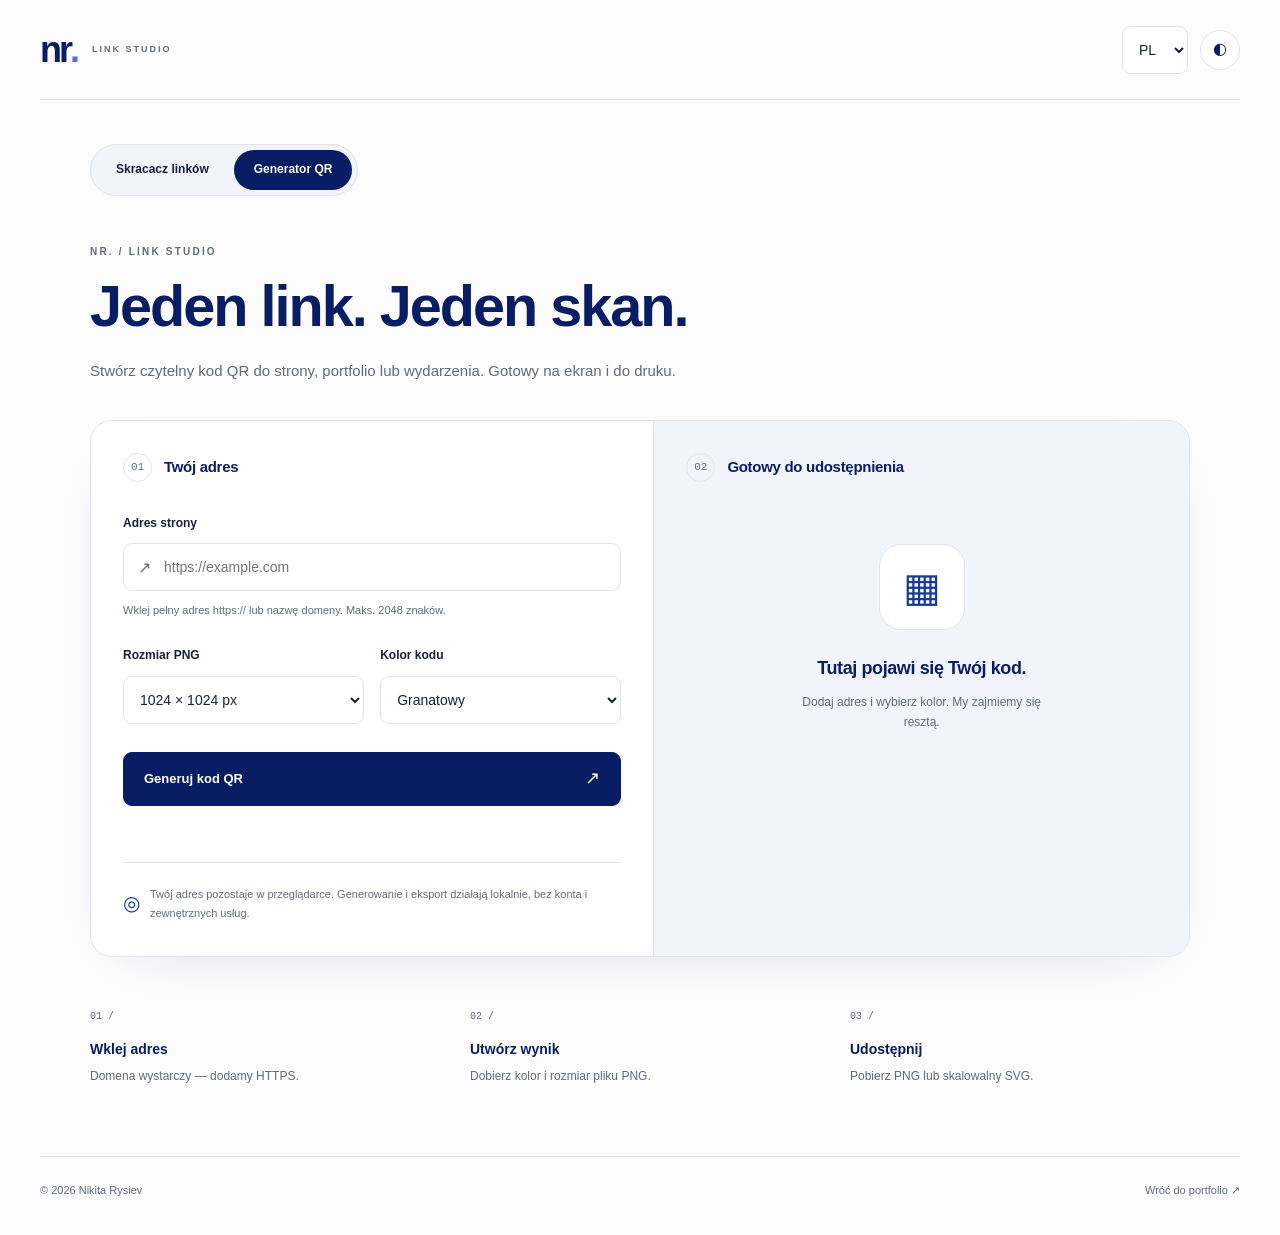
<file: tools/qr.html>
<!doctype html><meta charset="utf-8"><title>Link Studio</title><a href="index.html?tool=qr">Link Studio</a><script>const u=new URL('index.html',location.href);u.search=location.search;u.searchParams.set('tool','qr');u.hash=location.hash;location.replace(u.href);</script>
</file>
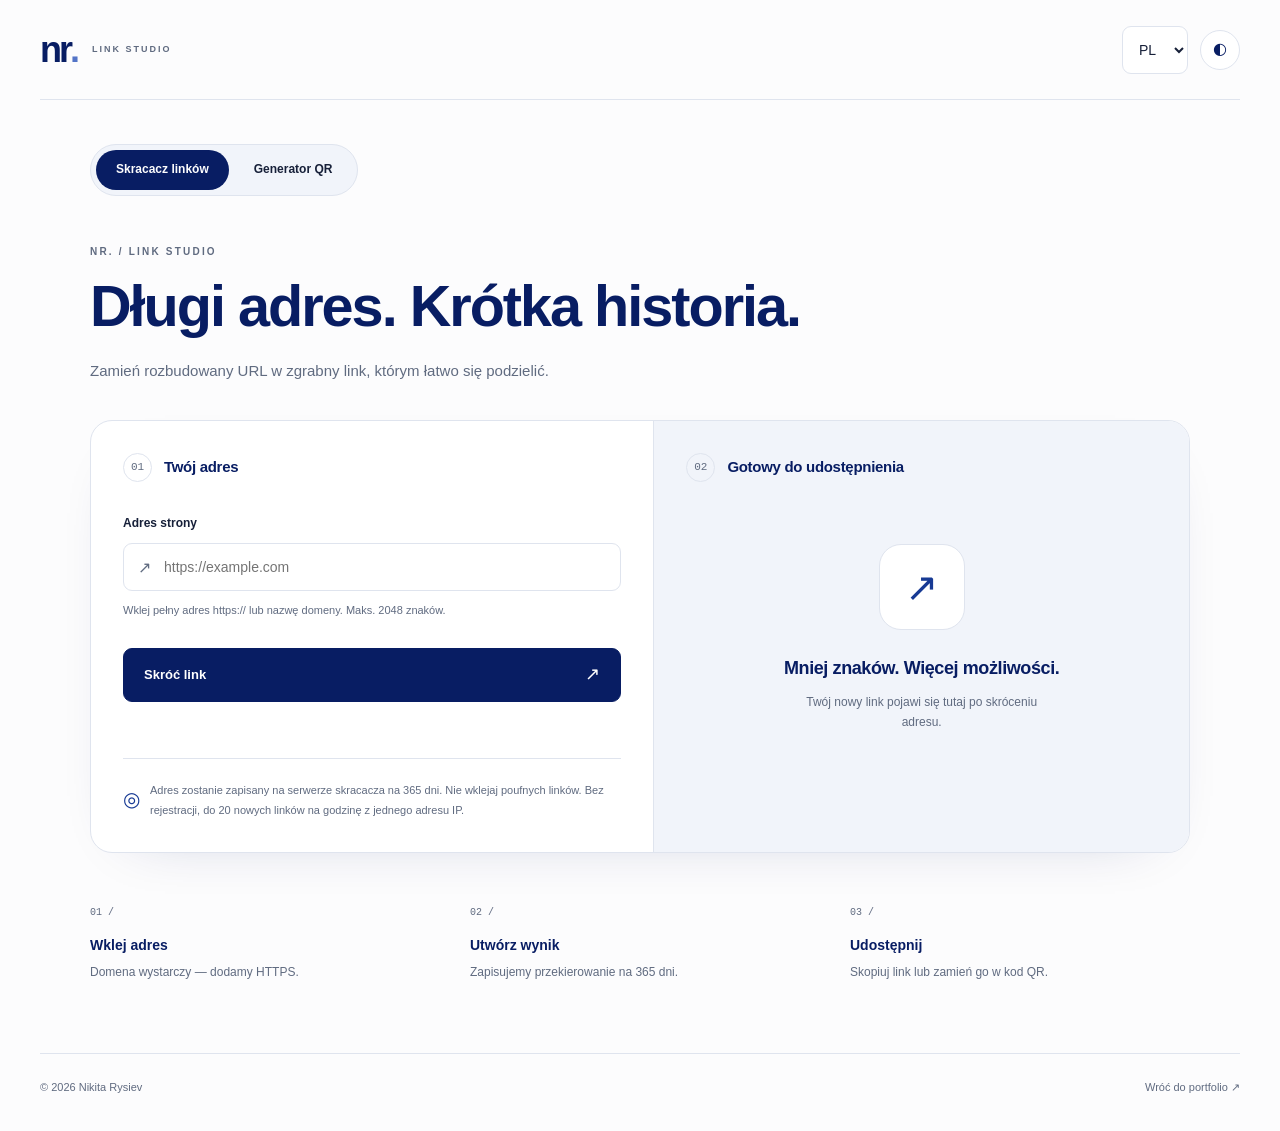
<file: tools/short.html>
<!doctype html><meta charset="utf-8"><title>Link Studio</title><a href="index.html?tool=short">Link Studio</a><script>const u=new URL('index.html',location.href);u.search=location.search;u.searchParams.set('tool','short');u.hash=location.hash;location.replace(u.href);</script>
</file>
<file: styles.css>
/* Design tokens: the white and navy palette of Nikita's CV. */
:root {
  color-scheme:light;
  --bg:#fcfcfd;
  --surface:#fff;
  --surface-alt:#f1f4fa;
  --text:#172039;
  --muted:#606b80;
  --navy:#081d63;
  --accent:#173a94;
  --line:#dfe4ee;
  --soft:#e9eef9;
  --green:#347d60;
  --radius:16px;
  --shadow:0 22px 60px -35px #071b6350
}

:root[data-theme="dark"] {
  color-scheme:dark;
  --bg:#0d1425;
  --surface:#141e33;
  --surface-alt:#192640;
  --text:#edf2ff;
  --muted:#aebad0;
  --navy:#c1d0ff;
  --accent:#b3c8ff;
  --line:#2d3a53;
  --soft:#22304f;
  --green:#8cd5b0;
  --shadow:0 22px 60px -35px #0009
}

* {
  box-sizing:border-box;
}

html {
  scroll-behavior:smooth;
  scroll-padding-top:100px
}

body {
  margin:0;
  background:var(--bg);
  color:var(--text);
  font-family:var(--font-site);
  font-size:16px;
  line-height:1.65;
  -webkit-font-smoothing:antialiased
}

a {
  color:inherit;
  text-decoration:none
}

button {
  font:inherit;
  cursor:pointer
}

button,a {
  -webkit-tap-highlight-color:transparent;
}

button:focus-visible,a:focus-visible {
  outline:3px solid #698ef0;
  outline-offset:5px
}

img {
  display:block;
  max-width:100%;
}

h1,h2,h3,p {
  margin:0;
}

h1,h2,h3 {
  color:var(--navy);
}

::selection {
  background:#cad8ff;
  color:#081d63
}

.container {
  width:min(1160px,calc(100% - 80px));
  margin-inline:auto;
}

.skip-link {
  position:fixed;
  top:-70px;
  left:16px;
  padding:12px;
  background:var(--surface);
  z-index:100
}

.skip-link:focus {
  top:12px;
}

.site-header {
  position:sticky;
  top:0;
  z-index:20;
  background:var(--bg);
  border-bottom:1px solid var(--line)
}

.nav-shell {
  width:min(1280px,calc(100% - 80px));
  height:86px;
  margin:auto;
  display:flex;
  align-items:center;
  justify-content:space-between;
  gap:24px
}

.brand {
  display:inline-flex;
  align-items:baseline;
  font-size:36px;
  font-weight:850;
  letter-spacing:-3px;
  line-height:1;
  color:var(--navy)
}

.brand>span:first-child {
  color:#5374c7;
}

.brand-caption {
  font-size:9px;
  letter-spacing:2px;
  font-weight:700;
  margin-left:15px;
  align-self:center;
  color:var(--muted)
}

.main-nav {
  display:flex;
  align-items:center;
  gap:28px
}

.main-nav a {
  font-size:12px;
  font-weight:600;
  color:var(--muted);
  position:relative;
  padding:12px 0
}

.main-nav a:hover,.main-nav a.is-active {
  color:var(--navy);
}

.main-nav a.is-active:after {
  content:"";
  position:absolute;
  bottom:3px;
  left:0;
  width:16px;
  height:2px;
  background:var(--accent)
}

.nav-tools {
  display:flex;
  gap:12px;
  align-items:center
}

.language-toggle,.icon-button {
  border:1px solid var(--line);
  color:var(--navy);
  background:var(--surface);
  height:36px;
  min-width:36px;
  border-radius:50%;
  display:grid;
  place-items:center
}

::view-transition-old(root),
::view-transition-new(root) {
  animation-duration:0.35s;
  animation-timing-function:cubic-bezier(0.4, 0, 0.2, 1);
  mix-blend-mode:normal;
  height:100%;
  overflow:clip;
}

::view-transition-group(root) {
  animation-duration:0.35s;
  animation-timing-function:cubic-bezier(0.4, 0, 0.2, 1);
  transform-origin:top center;
}

::view-transition-old(root) {
  animation-name:strictFadeOut;
}

::view-transition-new(root) {
  animation-name:strictFadeIn;
}

@keyframes strictFadeOut {
  from {
    opacity:1;
    transform:none;
  }
  to {
    opacity:0;
    transform:none;
  }
}

@keyframes strictFadeIn {
  from {
    opacity:0;
    transform:none;
  }
  to {
    opacity:1;
    transform:none;
  }
}

.language-toggle {
  font-size:10px;
  font-weight:700;
  transition: transform 0.2s cubic-bezier(0.2, 0.8, 0.2, 1), background-color 0.2s ease, color 0.2s ease
}

.language-toggle:hover {
  opacity:0.8;
}

.language-toggle:active {
  transform:scale(0.92);
}

.icon-button svg {
  width:15px;
  height:15px;
  fill:none;
  stroke:currentColor;
  stroke-width:1.7;
  stroke-linecap:round;
  stroke-linejoin:round
}

.menu-toggle {
  display:none;
}

.hero {
  display:grid;
  grid-template-columns:1.35fr 1fr;
  gap:70px;
  align-items:center;
  padding:78px 0 68px
}

.availability {
  display:inline-flex;
  align-items:center;
  gap:8px;
  color:var(--green);
  background:var(--surface);
  border:1px solid var(--line);
  padding:5px 12px;
  border-radius:30px;
  font-size:11px;
  font-weight:600;
  margin-bottom:30px
}

.status-dot {
  width:6px;
  height:6px;
  background:var(--green);
  border-radius:50%;
  box-shadow:0 0 0 3px #347d6010
}

.eyebrow {
  font-size:10px;
  font-weight:750;
  letter-spacing:2.2px;
  color:var(--muted);
  margin-bottom:20px
}

.hero-name {
  font-size:10px;
  margin-bottom:15px
}

.hero h1 {
  font-size:clamp(38px,4.15vw,59px);
  letter-spacing:-2.7px;
  font-weight:750;
  line-height:1.09
}

.hero-role {
  font-size:18px;
  color:var(--navy);
  font-weight:600;
  margin:20px 0 16px;
  letter-spacing:-.4px
}

.hero-role>span {
  color:var(--muted);
  font-weight:400
}

.hero-description {
  font-size:14px;
  color:var(--muted);
  max-width:490px;
  line-height:1.85
}

.hero-actions {
  display:flex;
  gap:12px;
  margin-top:29px;
  flex-wrap:wrap
}

.button {
  display:inline-flex;
  align-items:center;
  justify-content:center;
  gap:23px;
  min-height:47px;
  padding:11px 20px;
  border-radius:6px;
  font-size:12px;
  font-weight:650;
  transition:transform .2s,box-shadow .2s
}

.button:hover {
  transform:translateY(-2px);
  box-shadow:var(--shadow)
}

.button-primary {
  background:#081d63;
  color:#fff;
  border:1px solid #081d63
}

.button-secondary {
  border:1px solid var(--line);
  background:var(--surface);
  color:var(--navy)
}

.button>span:last-child {
  font-size:18px;
  font-weight:400
}

.hero-links {
  display:flex;
  gap:22px;
  flex-wrap:wrap;
  font-size:11px;
  margin-top:25px;
  font-weight:600
}

.hero-links>span {
  color:var(--muted);
  font-weight:400;
  margin-left:6px
}

.hero-links a:hover,.project-links a:hover,.footer a:hover {
  text-decoration:underline;
  text-underline-offset:4px
}

.hero-visual {
  position:relative;
  padding:10px 10px 20px 24px
}

.portrait-frame {
  background:#081d63;
  border-radius:14px;
  overflow:hidden;
  transform:rotate(2deg);
  box-shadow:var(--shadow)
}

.portrait-topline {
  display:flex;
  justify-content:space-between;
  padding:18px 22px 0;
  color:#d1ddff;
  font-family:var(--font-site);
  font-size:9px;
  letter-spacing:1.7px
}

.portrait-topline>span:last-child {
  font-size:20px;
  line-height:12px
}

.portrait-frame img {
  width:100%;
  height:auto;
  aspect-ratio:1.08;
  object-fit:cover;
  object-position:center 43%
}

.portrait-caption {
  display:flex;
  align-items:center;
  justify-content:space-between;
  padding:17px 22px;
  color:white;
  border-top:1px solid #ffffff25
}

.portrait-caption>span:first-child {
  font-size:13px;
  font-weight:600
}

.portrait-caption>span:last-child {
  font-family:var(--font-site);
  font-size:8px;
  letter-spacing:1px
}

.focus-card {
  position:absolute;
  left:-12px;
  bottom:-4px;
  display:flex;
  gap:13px;
  align-items:center;
  padding:17px 23px;
  background:var(--surface);
  border:1px solid var(--line);
  border-radius:10px;
  box-shadow:var(--shadow)
}

.check-mark {
  display:grid;
  place-items:center;
  background:var(--soft);
  width:35px;
  height:35px;
  border-radius:50%;
  color:var(--navy);
  font-size:18px
}

.micro-label {
  display:block;
  letter-spacing:1.5px;
  font-size:8px;
  font-weight:650;
  color:var(--muted)
}

.focus-card strong {
  display:block;
  font-size:11px;
  color:var(--navy);
  margin-top:4px
}

.facts-strip {
  display:grid;
  grid-template-columns:repeat(4,1fr);
  border-top:1px solid var(--line);
  border-bottom:1px solid var(--line);
  padding:28px 0;
  gap:24px
}

.facts-strip > div {
  position: relative;
  transition: transform 0.4s cubic-bezier(0.2, 0.8, 0.2, 1), background-color 0.4s ease;
  border-radius:12px;
  padding:8px 12px;
  margin:-8px -12px
}

.facts-strip > div:hover {
  transform: translateY(-4px);
  background-color:var(--surface-alt)
}

.facts-strip > div strong {
  transition:color 0.3s ease;
}

.facts-strip > div:hover strong {
  color: var(--accent);
}

.facts-strip>div+div {
  border-left:1px solid var(--line);
  padding-left:32px
}

.facts-strip strong {
  display:flex;
  align-items:baseline;
  gap:8px;
  font-size:23px;
  line-height:1.4;
  color:var(--navy);
  font-weight:650;
  letter-spacing:-.8px
}

.facts-strip strong>span {
  font-size:12px;
  font-weight:500;
  letter-spacing:0
}

.facts-strip p {
  font-size:10px;
  color:var(--muted);
  margin-top:5px
}

.section {
  padding-top:96px
}

.section-heading {
  display:flex;
  justify-content:space-between;
  gap:40px;
  align-items:flex-end;
  margin-bottom:35px
}

.section-heading .eyebrow {
  margin-bottom:15px
}

h2 {
  font-size:35px;
  line-height:1.18;
  letter-spacing:-1.25px;
  font-weight:700
}

.section-intro {
  max-width:310px;
  font-size:13px;
  color:var(--muted);
  line-height:1.8;
  margin-bottom:3px
}

.skills-grid {
  display:grid;
  grid-template-columns:repeat(3,1fr);
  gap:18px
}

.skill-card {
  position:relative;
  padding:28px;
  background:var(--surface);
  border:1px solid var(--line);
  border-radius:var(--radius);
  transition: transform 0.5s cubic-bezier(0.2, 0.8, 0.2, 1), box-shadow 0.5s cubic-bezier(0.2, 0.8, 0.2, 1);
}

.skill-card:hover {
  transform:translateY(-8px);
  box-shadow:var(--shadow)
}

.skill-symbol {
  display:grid;
  place-items:center;
  width:42px;
  height:42px;
  border:1px solid var(--line);
  border-radius:10px;
  font-size:27px;
  color:var(--navy);
  margin-bottom:30px;
  transition: transform 0.5s cubic-bezier(0.2, 0.8, 0.2, 1), background-color 0.4s ease;
}

.skill-card:hover .skill-symbol {
  transform: scale(1.15) translateY(-3px); /* Ikona rośnie i unosi się dodatkowo wewnątrz karty */
  background-color: var(--surface-alt);
}

.card-number {
  position:absolute;
  right:27px;
  top:28px;
  font-size:10px;
  font-family:var(--font-site);
  color:var(--muted)
}

.skill-card h3 {
  font-size:18px;
  letter-spacing:-.4px;
  margin-bottom:13px
}

.skill-card p {
  font-size:12px;
  line-height:1.9;
  color:var(--muted)
}

.tags {
  display:flex;
  flex-wrap:wrap;
  gap:6px;
  margin-top:24px
}

.tags>span {
  font-size:9px;
  background:var(--surface-alt);
  border:1px solid var(--line);
  padding:4px 8px;
  border-radius:4px;
  transition:background-color 0.4s ease, transform 0.4s cubic-bezier(0.2, 0.8, 0.2, 1);
}

.skill-card:hover .tags > span {
  background-color:var(--soft);
  transform:translateY(-2px);
}

.skill-card.featured:hover .tags > span {
  background-color:rgba(255, 255, 255, 0.15);
}

.skill-card.featured {
  background:#081d63;
  --navy:#fff;
  --muted:#c1cce6;
  --line:#ffffff25;
  --surface-alt:#ffffff0b;
  color:#e4ecff
}

.learning-label {
  display:block;
  font-size:9px;
  margin-top:16px;
  color:#b9caed
}

.learning-label:before {
  content:"";
  display:inline-block;
  width:5px;
  height:5px;
  background:#91b3ff;
  border-radius:50%;
  margin-right:6px
}

.timeline {
  position: relative;
  border-top: 1px solid var(--line);
  margin-top: 10px;
}

.timeline::before {
  content: "";
  position: absolute;
  top: 42px;
  bottom: 42px;
  left: 142px;
  width: 2px;
  background: linear-gradient(to bottom, var(--line), var(--navy), var(--line));
  opacity: 0.35;
}

.experience-row {
  position: relative;
  display: grid;
  grid-template-columns: 160px 1fr 130px;
  gap: 30px;
  padding: 36px 24px;
  align-items: start;
  border-bottom: 1px solid var(--line);
  border-radius: 16px;
  transition: background-color 0.4s ease, transform 0.4s cubic-bezier(0.2, 0.8, 0.2, 1), box-shadow 0.4s ease;
}

.experience-row:hover {
  background-color: var(--surface-alt);
  transform: translateY(-2px);
  box-shadow: 0 10px 30px -12px rgba(8, 29, 99, 0.08);
}

.experience-date {
  position: relative;
  font-family: var(--font-site);
  font-size: 11px;
  font-weight: 600;
  color: var(--navy);
  padding-top: 2px;
  letter-spacing: 0.5px;
}

.experience-date::after {
  content: "";
  position: absolute;
  right: -20px;
  top: 3px;
  width: 12px;
  height: 12px;
  background: var(--surface);
  border: 2.5px solid var(--navy);
  border-radius: 50%;
  box-shadow: 0 0 0 4px var(--bg);
  z-index: 2;
  transition: all 0.4s cubic-bezier(0.2, 0.8, 0.2, 1);
}

.experience-row > div:nth-child(2) {
  padding-left: 12px;
}

.experience-row:hover .experience-date::after {
  background: var(--navy);
  border-color: var(--surface);
  transform: scale(1.35);
  box-shadow: 0 0 0 6px var(--surface-alt), 0 0 16px rgba(8, 29, 99, 0.25);
}

@media(max-width: 900px) {
  .timeline::before {
    left: 102px;
  }
  .experience-date::after {
    right: -14px;
  }
}

@media(max-width: 640px) {
  .timeline::before,
  .experience-date::after {
    display: none;
  }
  .experience-row {
    padding: 24px 16px;
  }
  .experience-row > div:nth-child(2) {
    padding-left: 0;
  }
}

.experience-row {
  display:grid;
  grid-template-columns:160px 1fr 130px;
  gap:30px;
  padding:31px 0;
  border-bottom:1px solid var(--line)
}

.experience-date {
  font-family:var(--font-site);
  font-size:11px;
  color:var(--muted);
  padding-top:4px
}

.current-label {
  display:table;
  font:10px var(--font-site);
  background:var(--soft);
  color:var(--accent);
  padding:3px 10px;
  border-radius:20px;
  margin-top:10px
}

.company {
  font-size:10px;
  letter-spacing:1.1px;
  font-weight:650;
  color:var(--muted);
  margin-bottom:7px
}

.experience-row h3 {
  font-size:18px;
  letter-spacing:-.4px;
  line-height:1.5
}

.experience-row ul {
  padding-left:16px;
  margin:14px 0 0;
  color:var(--muted);
  font-size:12px;
  line-height:1.9
}

.experience-row li+li {
  margin-top:4px
}

.experience-row li::marker {
  color:#7189bf
}

.experience-area {
  justify-self:end;
  font-family:var(--font-site);
  font-size:8px;
  letter-spacing:.8px;
  color:var(--muted);
  padding-top:7px
}

.projects-grid {
  display:grid;
  grid-template-columns:repeat(2,1fr);
  gap:24px
}

.project-card {
  display:flex;
  flex-direction:column;
  height:100%;
  border:1px solid var(--line);
  border-radius:var(--radius);
  overflow:hidden;
  background:var(--surface);
  transition: transform 0.5s cubic-bezier(0.2, 0.8, 0.2, 1), box-shadow 0.5s cubic-bezier(0.2, 0.8, 0.2, 1);
  will-change: transform, box-shadow
}

.project-card:hover {
  transform: translateY(-8px);
  box-shadow: 0 20px 40px -15px rgba(8, 29, 99, 0.12);
}

.project-visual {
  position: relative;
  overflow: hidden;
}

.project-visual .mock-window,
.project-visual .bmi-mock {
  transition: transform 0.6s cubic-bezier(0.2, 0.8, 0.2, 1), box-shadow 0.6s cubic-bezier(0.2, 0.8, 0.2, 1);
  will-change: transform;
}

.project-card:hover .mock-window,
.project-card:hover .bmi-mock {
  transform: scale(1.03) translateY(-4px);
  box-shadow: 0 16px 32px -10px rgba(8, 29, 99, 0.18);
}

.project-card .project-links a {
  display: inline-flex;
  align-items: center;
  transition: color 0.3s ease, transform 0.3s cubic-bezier(0.2, 0.8, 0.2, 1);
}

.project-card:hover .project-links a {
  transform: translateX(3px);
}

.project-visual {
  height:285px;
  position:relative;
  display:flex;
  justify-content:center;
  align-items:center;
  padding:44px 40px 30px;
  overflow:hidden
}

.todo-visual {
  background:#e9eef8
}

.bmi-visual {
  background:#e0e7f3
}

.visual-label {
  position:absolute;
  top:18px;
  left:22px;
  color:#596a8c;
  font-family:var(--font-site);
  font-size:8px;
  letter-spacing:1.4px
}

.visual-footnote {
  position:absolute;
  bottom:10px;
  right:17px;
  font-size:8px;
  color:#586982
}

.mock-window {
  width:100%;
  max-width:375px;
  background:#fff;
  border:1px solid #dbe2ef;
  border-radius:8px;
  box-shadow:0 20px 35px -22px #243c8060;
  transform:rotate(-3deg);
  color:#142348
}

.window-bar {
  display:flex;
  gap:4px;
  align-items:center;
  padding:10px 13px;
  border-bottom:1px solid #ebeff6
}

.window-bar i {
  width:4px;
  height:4px;
  background:#c2cada;
  border-radius:50%
}

.window-bar>span {
  font-family:var(--font-site);
  font-size:7px;
  margin-left:auto;
  color:#8692a9
}

.todo-body {
  padding:17px 23px 20px
}

.mock-title {
  font-size:17px;
  font-weight:650;
  letter-spacing:-.5px
}

.mock-title>span {
  display:block;
  font-size:6px;
  letter-spacing:1px;
  color:#8996ac;
  margin:3px 0 12px
}

.mock-task {
  display:flex;
  align-items:center;
  gap:8px;
  font-size:8px;
  padding:8px 0;
  border-top:1px solid #edf0f6
}

.mock-task b {
  width:12px;
  height:12px;
  background:#183875;
  color:white;
  display:grid;
  place-items:center;
  border-radius:3px;
  font-size:8px
}

.mock-task em {
  font-style:normal;
  margin-left:auto;
  font-size:6px;
  color:#687792
}

.mock-task.pending b {
  background:white;
  border:1px solid #ccd4e3
}

.bmi-mock {
  width:265px;
  border-radius:12px;
  padding:23px 30px;
  background:#fff;
  color:#10265e;
  transform:rotate(3deg);
  box-shadow:0 20px 35px -22px #243c8060
}

.bmi-mock .micro-label {
  color:#6b7993;
  text-align:center
}

.bmi-value {
  font-size:53px;
  line-height:1.2;
  letter-spacing:-3px;
  text-align:center;
  font-weight:600;
  margin:5px 0 14px
}

.bmi-value>span {
  display:inline;
  font-size:10px;
  letter-spacing:0;
  margin-left:6px;
  color:#7a88a1;
}

.bmi-scale {
  height:5px;
  background:linear-gradient(90deg,#cbd8f2 0 25%,#526fbd 25% 65%,#a2b2d6 65% 80%,#dce3f1 80%);
  border-radius:10px;
  position:relative;
}

.bmi-scale i {
  position:absolute;
  width:9px;
  height:9px;
  left:43%;
  top:-2px;
  border:2px solid #fff;
  border-radius:50%;
  background:#19346f;
  box-shadow:0 0 0 1px #19346f;
}

.bmi-inputs {
  display:flex;
  justify-content:space-between;
  margin-top:20px;
  font-size:6px;
  letter-spacing:1px;
  color:#7a88a1;
}

.bmi-inputs strong {
  display:block;
  font-size:15px;
  letter-spacing:0;
  color:#253759;
  font-weight:600;
  margin-top:3px;
}

.bmi-inputs small {
  font-size:8px;
  font-weight:400;
}

.project-content {
  padding: 26px 28px;
  display: flex;
  flex-direction: column;
  flex: 1;
}

.project-meta {
  display:flex;
  justify-content:space-between;
  color:var(--muted);
  font-family:var(--font-site);
  font-size:8px;
  letter-spacing:1.2px;
  margin-bottom:12px
}

.project-content h3 {
  font-size:24px;
  letter-spacing:-.7px;
  margin-bottom:10px
}

.project-content>p {
  font-size:12px;
  color:var(--muted);
  line-height:1.9;
  min-height:46px
}

.qa-note {
  border-left:2px solid #9bacd2;
  padding-left:13px;
  margin:21px 0
}

.qa-note>span {
  font-size:9px;
  font-weight:700;
  text-transform:uppercase;
  letter-spacing:1px;
  color:var(--navy)
}

.qa-note p {
  font-size:11px;
  color:var(--muted);
  line-height:1.8;
  margin-top:5px
}

.project-links {
  display:flex;
  justify-content:flex-start;
  gap:20px;
  padding-top:18px;
  border-top:1px solid var(--line);
  font-size:11px;
  font-weight:650;
  color:var(--navy);
  margin-top:auto;
}

.project-links a:first-child {
  display: inline-flex;
  align-items: center;
  gap: 6px;
  padding: 6px 14px;
  background-color: var(--surface-alt);
  border: 1px solid var(--line);
  border-radius: 8px;
  color: var(--navy);
  transition: all 0.3s cubic-bezier(0.2, 0.8, 0.2, 1);
}

.project-links a:first-child:hover {
  background-color: var(--navy);
  border-color: var(--navy);
  color: #ffffff;
  transform: translateY(-2px);
  box-shadow: 0 4px 12px rgba(8, 29, 99, 0.15);
}

.project-links a:last-child {
  color: var(--muted);
  position: relative;
  transition: color 0.3s ease, transform 0.3s cubic-bezier(0.2, 0.8, 0.2, 1);
}

.project-links a:last-child:hover {
  color: var(--navy);
  transform: translateX(3px);
}

.education-section {
  display:grid;
  grid-template-columns:1fr 1.2fr;
  gap:100px;
  padding-bottom:96px
}

.education-heading>p:last-child {
  font-size:13px;
  color:var(--muted);
  margin-top:20px;
  max-width:280px
}

.education-list article {
  position:relative;
  display:grid;
  grid-template-columns:150px minmax(0,1fr);
  column-gap:22px;
  align-items:start;
  border-bottom:1px solid var(--line);
  padding:0 0 19px;
  margin-bottom:20px
}

.education-date {
  grid-column:1;
  grid-row:1 / span 2;
  float:none;
  font-family:var(--font-site);
  font-size:9px;
  color:var(--muted);
  margin-top:4px;
  white-space:nowrap
}

.education-list h3 {
  grid-column:2;
  font-size:17px;
  font-weight:650
}

.education-list p {
  grid-column:2;
  font-size:12px;
  color:var(--muted);
  margin-top:4px
}

.languages {
  display:flex;
  flex-wrap:wrap;
  gap:8px
}

.languages>span {
  font-size:9px;
  padding:5px 9px;
  border:1px solid var(--line);
  border-radius:4px;
  color:var(--muted)
}

.contact-section {
  position:relative;
  background:#081d63;
  color:#c5d0ef;
  border-radius:20px;
  padding:53px 55px;
  overflow:hidden;
  display:flex;
  align-items:center;
  justify-content:space-between;
  gap:30px
}

.contact-text {
  position:relative;
  z-index:1;
  max-width:680px
}

.contact-section .eyebrow {
  color:#a9bce8
}

.contact-section h2 {
  color:#fff;
  font-size:35px;
  line-height:1.3
}

.contact-section p:not(.eyebrow) {
  font-size:13px;
  line-height:1.85;
  margin-top:20px;
  max-width:530px
}

.contact-email {
  display:inline-block;
  font-size:24px;
  color:#fff;
  letter-spacing:-.6px;
  margin-top:25px;
  overflow-wrap:anywhere
}

.contact-email>span {
  margin-left:15px
}

.contact-links {
  display:flex;
  gap:28px;
  font-size:11px;
  margin-top:20px
}

.contact-links a:hover,.contact-email:hover {
  text-decoration:underline;
  text-underline-offset:5px
}

.contact-monogram {
  font-size:200px;
  line-height:1;
  font-weight:850;
  letter-spacing:-18px;
  color:#ffffff09;
  user-select:none;
  align-self:flex-end
}

.contact-monogram>span {
  color:#ffffff18
}

.footer {
  display:flex;
  justify-content:space-between;
  align-items:center;
  padding-block:30px 35px;
  gap:25px
}

.footer .brand {
  font-size:30px
}

.footer p {
  font-size:10px;
  color:var(--muted);
  margin-right:auto
}

.footer>div {
  display:flex;
  flex-wrap:wrap;
  gap:24px;
  font-size:10px;
  color:var(--muted)
}

@media(min-width:1500px) {
  .hero {
    padding-top:95px;
    padding-bottom:85px
  }
}

@media(max-width:1100px) {
  .hero {
    gap:35px
  }
  .hero h1 {
    font-size:45px
  }
  .brand-caption {
    display:none
  }
  .main-nav {
    gap:22px
  }
  .hero-visual {
    padding-left:10px
  }
  .focus-card {
    left:-5px;
    padding:14px
  }
  .facts-strip strong {
    font-size:20px
  }
  .facts-strip>div+div {
    padding-left:20px
  }
  .skill-card {
    padding:23px
  }
  .experience-row {
    grid-template-columns:135px 1fr 105px;
    gap:20px
  }
  .experience-area {
    font-size:7px
  }
  .contact-monogram {
    font-size:140px
  }
  .education-section {
    gap:50px
  }
}

@media(max-width:900px) {
  .container,.nav-shell {
    width:calc(100% - 48px)
  }
  .nav-shell {
    height:72px
  }
  .menu-toggle {
    display:grid
  }
  .main-nav {
    display:none;
    position:absolute;
    left:0;
    right:0;
    top:72px;
    background:var(--surface);
    padding:20px 24px;
    border-bottom:1px solid var(--line);
    box-shadow:var(--shadow)
  }
  .main-nav.is-open {
    display:flex;
    flex-direction:column;
    align-items:stretch;
    gap:0
  }
  .main-nav a {
    font-size:14px;
    padding:13px
  }
  .main-nav a.is-active:after {
    display:none
  }
  .hero {
    gap:28px;
    padding-top:50px;
    grid-template-columns:1.2fr 1fr
  }
  .hero h1 {
    font-size:38px;
    letter-spacing:-1.8px
  }
  .hero-role {
    font-size:15px
  }
  .hero-description {
    font-size:12px
  }
  .button {
    padding:10px 14px;
    font-size:11px;
    gap:12px
  }
  .hero-links {
    gap:15px
  }
  .hero-links>span {
    margin-left:0
  }
  .portrait-caption {
    padding:13px
  }
  .portrait-caption>span:last-child {
    font-size:6px
  }
  .focus-card strong {
    font-size:9px
  }
  .focus-card {
    gap:9px
  }
  .check-mark {
    width:27px;
    height:27px;
    font-size:14px
  }
  .facts-strip {
    grid-template-columns:repeat(2,1fr);
    gap:24px 32px
  }
  .facts-strip>div+div {
    border-left:0;
    padding-left:0
  }
  .facts-strip>div:nth-child(even) {
    border-left:1px solid var(--line);
    padding-left:32px
  }
  .skills-grid {
    gap:12px
  }
  .skill-card {
    padding:19px
  }
  .skill-card h3 {
    font-size:16px
  }
  .skill-card p {
    font-size:11px
  }
  .section {
    padding-top:70px
  }
  .section-heading {
    gap:30px
  }
  h2 {
    font-size:30px
  }
  .section-intro {
    max-width:260px;
    font-size:12px
  }
  .experience-row {
    grid-template-columns:125px 1fr
  }
  .experience-area {
    display:none
  }
  .project-visual {
    height:240px;
    padding-inline:22px
  }
  .project-content {
    padding:22px
  }
  .education-section {
    padding-bottom:70px;
    gap:35px
  }
  .education-list article {
    display:block
  }
  .education-date {
    float:none;
    display:block;
    margin-bottom:5px
  }
  .contact-section {
    padding:36px
  }
  .contact-monogram {
    display:none
  }
  .contact-section h2 {
    font-size:30px
  }
}

@media(max-width:640px) {
  html {
    scroll-padding-top:85px
  }
  .container,.nav-shell {
    width:calc(100% - 40px)
  }
  .hero {
    grid-template-columns:1fr;
    padding:36px 0 35px;
    gap:36px
  }
  .hero h1 {
    font-size:clamp(37px,9.5vw,55px);
    letter-spacing:-1.8px
  }
  .availability {
    margin-bottom:26px
  }
  .hero-name {
    font-size:9px
  }
  .hero-role {
    font-size:18px
  }
  .hero-description {
    font-size:14px;
    max-width:100%
  }
  .hero-actions {
    gap:10px;
    margin-top:23px
  }
  .button {
    font-size:12px;
    padding:11px 16px;
    gap:17px
  }
  .hero-links {
    font-size:11px;
    gap:20px;
    margin-top:22px
  }
  .hero-visual {
    width:min(350px,90%);
    margin:auto;
    padding:0 0 23px
  }
  .portrait-frame img {
    aspect-ratio:1.22;
    object-position:center 38%
  }
  .portrait-topline {
    padding:15px 18px 0
  }
  .portrait-caption {
    padding:14px 18px
  }
  .portrait-caption>span:last-child {
    font-size:7px
  }
  .focus-card {
    left:-15px;
    bottom:0;
    padding:13px 17px
  }
  .focus-card strong {
    font-size:10px
  }
  .facts-strip {
    gap:23px 18px;
    padding-block:25px
  }
  .facts-strip>div:nth-child(even) {
    padding-left:18px
  }
  .facts-strip strong {
    font-size:20px;
    flex-wrap:wrap;
    gap:3px 6px;
    line-height:1.3
  }
  .facts-strip strong>span {
    font-size:10px
  }
  .facts-strip p {
    font-size:9px
  }
  .section {
    padding-top:58px
  }
  .section-heading {
    display:block;
    margin-bottom:25px
  }
  .section-intro {
    max-width:100%;
    margin-top:18px;
    font-size:13px
  }
  h2 {
    font-size:31px;
    letter-spacing:-1px
  }
  .eyebrow {
    font-size:9px;
    letter-spacing:1.8px
  }
  .skills-grid {
    grid-template-columns:1fr;
    gap:15px
  }
  .skill-card {
    padding:26px
  }
  .skill-symbol {
    margin-bottom:23px
  }
  .skill-card h3 {
    font-size:20px
  }
  .skill-card p {
    font-size:13px
  }
  .tags>span {
    font-size:10px
  }
  .learning-label {
    font-size:10px
  }
  .experience-row {
    grid-template-columns:1fr;
    gap:14px;
    padding:25px 0
  }
  .experience-date {
    display:flex;
    align-items:center;
    gap:13px
  }
  .current-label {
    margin:0
  }
  .experience-row h3 {
    font-size:18px
  }
  .experience-row ul {
    font-size:13px
  }
  .projects-grid {
    grid-template-columns:1fr;
    gap:23px
  }
  .project-visual {
    height:255px;
    padding-inline:32px
  }
  .project-content {
    padding:25px
  }
  .project-content>p {
    font-size:13px;
    min-height:0
  }
  .qa-note p {
    font-size:12px
  }
  .education-section {
    grid-template-columns:1fr;
    gap:26px;
    padding-bottom:58px
  }
  .education-heading>p:last-child {
    max-width:100%;
    margin-top:15px
  }
  .education-date {
    float:right
  }
  .education-list h3 {
    font-size:16px
  }
  .languages>span {
    font-size:10px
  }
  .contact-section {
    padding:30px 24px;
    border-radius:14px
  }
  .contact-section h2 {
    font-size:28px;
    letter-spacing:-.8px
  }
  .contact-section p:not(.eyebrow) {
    font-size:13px
  }
  .contact-email {
    font-size:19px;
    letter-spacing:-.5px
  }
  .contact-email>span {
    margin-left:3px
  }
  .contact-links {
    gap:23px;
    font-size:11px
  }
  .footer {
    flex-wrap:wrap;
    gap:18px;
    padding-top:25px
  }
  .footer>div {
    width:100%;
    justify-content:space-between;
    padding-top:14px;
    border-top:1px solid var(--line);
    font-size:11px
  }
  .footer p {
    font-size:11px
  }
}

@media(prefers-reduced-motion:reduce) {
  html {
    scroll-behavior:auto
  }
  *,*::before,*::after {
    transition:none!important
  }
}

@media print {
  .site-header,.hero-actions,.hero-links,.focus-card,.project-visual,.contact-monogram,.footer,.skip-link {
    display:none
  }
  .container {
    width:100%
  }
  body {
    background:white;
    color:#172039
  }
  body {
    animation:fadeIn 0.4s ease-in-out;
  }
  @keyframes fadeIn {
    from { opacity: 0; }
    to { opacity: 1; }
  }
  .hero {
    padding:15px 0;
    gap:25px
  }
  .hero h1 {
    font-size:32px
  }
  .hero-visual {
    max-width:230px
  }
  .section {
    padding-top:25px
  }
  .section-heading {
    margin-bottom:15px
  }
  h2 {
    font-size:25px
  }
  .skill-card,.project-card,.experience-row,.education-list article {
    break-inside:avoid
  }
  .contact-section {
    margin-top:20px
  }
  .education-section {
    padding-bottom:25px
  }
}


/* Three explicit, keyboard-accessible language versions. */
.language-switch { display:flex; align-items:center; gap:5px; flex-shrink:0; }
.language-switch a { text-decoration:none; }
.language-switch a[aria-current="page"] { color:var(--surface); background:var(--navy); border-color:var(--navy); }
.language-switch a:focus-visible { outline:2px solid var(--accent); outline-offset:3px; }
html[lang="de"] .button { white-space:normal; text-align:center; }
html[lang="de"] h1, html[lang="de"] h2, html[lang="de"] h3 { overflow-wrap:break-word; }
@media(min-width:901px) and (max-width:1150px) { .main-nav { gap:14px; } .brand-caption { display:none; } .nav-shell { gap:14px; } }
@media(max-width:480px) { .nav-tools { gap:6px; } .language-switch { gap:3px; } .language-switch .language-toggle { min-width:32px; width:32px; height:32px; } }
@media(max-width:640px) { .brand-caption { display:none; } .nav-shell { gap:10px; } }

/* Keep language links on one row inside the header at every viewport width. */
.site-header .nav-tools > .language-switch {
  display: flex;
  flex-direction: row;
  flex-wrap: nowrap;
  align-items: center;
  justify-content: center;
  gap: 5px;
  width: auto;
  height: 36px;
  flex: 0 0 auto;
  margin: 0;
  padding: 0;
}
.site-header .language-switch > .language-toggle {
  display: inline-flex;
  align-items: center;
  justify-content: center;
  flex: 0 0 36px;
  width: 36px;
  height: 36px;
  min-width: 36px;
  box-sizing: border-box;
  padding: 0;
  line-height: 1;
}
@media (max-width: 480px) {
  .site-header .nav-tools > .language-switch { gap: 3px; height: 32px; }
  .site-header .language-switch > .language-toggle {
    flex-basis: 32px; width: 32px; min-width: 32px; height: 32px;
  }
}

/* CV-aligned qualifications */
.experience-row .company-context{font:inherit;letter-spacing:inherit;color:inherit}
.qualification-note{display:flex;align-items:center;gap:14px;padding:15px 17px;margin-top:20px;border:1px solid var(--line);border-radius:13px;background:var(--surface-alt);color:var(--navy)}
.qualification-icon{display:grid;place-items:center;width:38px;height:38px;flex:none;border-radius:11px;background:var(--soft);color:var(--navy)}
.qualification-icon svg{width:21px;height:21px}
.qualification-note>div{display:grid;gap:4px;min-width:0}
.qualification-note strong{font-size:12px;line-height:1.3}
.qualification-note>div>span{font-size:11px;line-height:1.5;color:var(--muted)}
@media(max-width:640px){.education-date{float:none}.qualification-note{margin-top:16px}.experience-row .company-context{display:block;margin-top:4px}}

/* Employment cards: keep company marks at a fixed size and preserve their ratios. */
.experience-section .experience-row{
  grid-template-columns:250px minmax(0,1fr);
  gap:28px;
  padding:28px;
}
.experience-section .experience-date{
  display:flex;
  flex-direction:column;
  align-items:flex-start;
  justify-content:flex-start;
  gap:12px;
  min-width:0;
  padding:2px 20px 0 0;
  border-right:1px solid var(--line);
}
.experience-section .company-logo{
  display:grid;
  place-items:center;
  flex:none;
  box-sizing:border-box;
  width:160px;
  height:92px;
  margin:0;
  overflow:hidden;
  border:1px solid #dfe5ef;
  border-radius:13px;
  background:#fff;
  box-shadow:0 8px 22px -18px #142b62aa;
  transition:transform .25s ease,box-shadow .25s ease;
}
.experience-section .company-logo img{
  display:block;
  flex:none;
  max-width:none;
  max-height:none;
  object-fit:contain;
  object-position:center;
}
.experience-section .company-logo--iss img{width:116px;height:auto;transform:scale(1.38)}
.experience-section .company-logo--inflaa img{width:140px;height:auto}
.experience-section .company-logo--fujitsu img{width:66px;height:66px}
.experience-section .experience-date .experience-area-link{
  display:block;
  width:100%;
  max-width:220px;
  margin:0;
  padding:0;
  font:400 12px/1.5 var(--font-site);
  letter-spacing:0;
  color:var(--muted);
  text-decoration:none;
  overflow-wrap:normal;
}
.experience-section .experience-date .experience-area-link .external-arrow{display:inline;margin-left:5px;font-size:12px;white-space:nowrap}
.experience-section .experience-date .experience-area-link:hover,
.experience-section .experience-date .experience-area-link:focus-visible{color:var(--accent);text-decoration:underline;text-underline-offset:3px}
.experience-section .experience-date .experience-area-link:focus-visible{outline:2px solid var(--accent);outline-offset:4px;border-radius:2px}
@media(hover:hover) and (pointer:fine){
  .experience-section .experience-row:hover .company-logo{transform:translateY(-2px);box-shadow:0 12px 26px -17px #142b6288}
}
@media(max-width:900px){
  .experience-section .experience-row{grid-template-columns:205px minmax(0,1fr);gap:22px}
  .experience-section .experience-date{padding-right:16px}
}
@media(max-width:700px){
  .experience-section .experience-row{grid-template-columns:minmax(0,1fr);gap:20px;padding:24px}
  .experience-section .experience-date{align-items:flex-start;gap:12px;padding:0 0 18px;border-right:0;border-bottom:1px solid var(--line)}
  .experience-section .experience-date .experience-area-link{max-width:none}
}
@media(prefers-reduced-motion:reduce){
  .experience-section .company-logo{transition:none!important}
  .experience-section .experience-row:hover .company-logo{transform:none!important}
}
</file>
<file: portrait.css>
/* Portrait component: a single aligned editorial card, in the CV palette. */
.hero-visual {
  width: 100%;
  max-width: 430px;
  justify-self: end;
  padding: 0;
}

.portrait-frame {
  transform: none;
  background: var(--surface);
  border: 1px solid var(--line);
  border-radius: 20px;
  overflow: hidden;
  box-shadow: 0 4px 8px -4px #081d6308, 0 24px 64px -32px #081d6333;
  transition: transform 0.5s cubic-bezier(0.2, 0.8, 0.2, 1), box-shadow 0.5s cubic-bezier(0.2, 0.8, 0.2, 1);
}

.portrait-frame:hover {
  transform: translateY(-6px);
  box-shadow: 0 12px 24px -8px #081d6315, 0 32px 72px -24px #081d6345;
}

.portrait-image-wrap {
  position: relative;
  overflow: hidden;
  background: #071959;
  isolation: isolate;
}

.portrait-frame .portrait-image-wrap img {
  position: relative;
  z-index: 0;
  width: 100%;
  height: auto;
  aspect-ratio: 1.13;
  object-fit: cover;
  object-position: center 42%;
  transition: transform 0.7s cubic-bezier(0.2, 0.8, 0.2, 1);
}

.portrait-frame:hover .portrait-image-wrap img {
  transform: scale(1.04);
}

.portrait-image-wrap::before {
  content: "";
  position: absolute;
  z-index: 1;
  inset: -4%;
  pointer-events: none;
  background:
    radial-gradient(ellipse 36% 54% at 6% 42%, rgba(72, 102, 205, .34), rgba(30, 59, 153, .12) 60%, transparent 82%),
    radial-gradient(ellipse 38% 58% at 94% 62%, rgba(47, 79, 180, .33), rgba(24, 48, 137, .11) 62%, transparent 82%);
  -webkit-mask-image: linear-gradient(90deg, #000 0%, #000 20%, transparent 32%, transparent 68%, #000 80%, #000 100%);
  mask-image: linear-gradient(90deg, #000 0%, #000 20%, transparent 32%, transparent 68%, #000 80%, #000 100%);
  animation: portrait-blue-shimmer 11s ease-in-out infinite;
  transition: filter .45s ease;
}

@keyframes portrait-blue-shimmer {
  0%, 100% { opacity: .36; transform: translate3d(-1.5%, 0, 0); }
  50% { opacity: .7; transform: translate3d(1.5%, 1%, 0); }
}

@media (hover: hover) and (pointer: fine) {
  .portrait-frame:hover .portrait-image-wrap::before { filter: brightness(1.3); }
}

.portrait-image-wrap::after {
  content: "";
  position: absolute;
  z-index: 2;
  inset: 0;
  background: linear-gradient(180deg, #05134250, transparent 24%, transparent 70%, #051342bb);
  pointer-events: none;
}

.portrait-frame .portrait-topline {
  position: absolute;
  z-index: 3;
  top: 0;
  left: 0;
  right: 0;
  display: flex;
  align-items: center;
  padding: 20px 24px;
  color: #e0e8ff;
  font-family: var(--font-site);
  font-size: 8px;
  font-weight: 600;
  letter-spacing: 2px;
}

.portrait-frame .portrait-topline .portrait-monogram {
  font-size: 22px;
  letter-spacing: -1.7px;
  line-height: 1;
  font-weight: 750;
}

.portrait-photo-label {
  position: absolute;
  z-index: 3;
  bottom: 19px;
  left: 24px;
  display: flex;
  gap: 8px;
  align-items: center;
  font-size: 8px;
  letter-spacing: 1.8px;
  font-weight: 600;
  color: #fff;
}

.portrait-dot {
  width: 5px;
  height: 5px;
  border-radius: 50%;
  background: #c1d3ff;
}

.portrait-details {
  padding: 25px 26px 23px;
}

.portrait-identity {
  display: flex;
  align-items: center;
  justify-content: space-between;
  gap: 16px;
}

.portrait-kicker {
  color: var(--muted);
  font-size: 8px;
  line-height: 1.5;
  font-weight: 650;
  letter-spacing: 1.45px;
}

.portrait-name {
  margin-top: 7px;
  color: var(--navy);
  font-size: 28px;
  line-height: 1.2;
  font-weight: 650;
  letter-spacing: -1px;
}

.portrait-contact {
  width: 44px;
  height: 44px;
  flex: 0 0 44px;
  display: grid;
  place-items: center;
  border: 1px solid var(--line);
  border-radius: 50%;
  color: var(--navy);
  background: var(--surface);
  transition: background .2s, color .2s, border-color .2s;
}

.portrait-contact:hover {
  background: #081d63;
  border-color: #081d63;
  color: white;
}

.portrait-contact svg {
  width: 18px;
  height: 18px;
  fill: none;
  stroke: currentColor;
  stroke-width: 1.5;
  stroke-linecap: round;
  stroke-linejoin: round;
}

.portrait-location {
  display: flex;
  align-items: center;
  flex-wrap: wrap;
  gap: 7px;
  margin-top: 12px;
  color: var(--muted);
  font-size: 10px;
}

.portrait-location svg {
  width: 12px;
  height: 12px;
  fill: none;
  stroke: currentColor;
  stroke-width: 1.5;
}

.portrait-divider {
  opacity: .5;
  margin-inline: 4px;
}

.portrait-method {
  border-top: 1px solid var(--line);
  margin-top: 21px;
  padding-top: 18px;
}

.portrait-steps {
  display: grid;
  grid-template-columns: repeat(3, 1fr);
  margin-top: 14px;
}

.portrait-steps > span {
  display: flex;
  flex-direction: column;
  gap: 4px;
}

.portrait-steps > span + span {
  border-left: 1px solid var(--line);
  padding-left: 17px;
}

.portrait-steps small {
  color: var(--muted);
  font: 9px var(--font-site);
}

.portrait-steps strong {
  color: var(--navy);
  font-size: 11px;
  font-weight: 600;
}

@media (min-width: 641px) and (max-width: 900px) {
  .portrait-details { padding: 21px 18px; }
  .portrait-name { font-size: 23px; }
  .portrait-kicker { font-size: 7px; letter-spacing: 1px; }
  .portrait-steps > span + span { padding-left: 9px; }
  .portrait-steps strong { font-size: 9px; }
}

@media (max-width: 640px) {
  .hero-visual { width: 100%; max-width: 380px; margin: 0 auto; }
  .portrait-frame { border-radius: 16px; }
  .portrait-details { padding: 22px; }
  .portrait-name { font-size: 26px; }
  .portrait-kicker { font-size: 7px; letter-spacing: 1.1px; }
  .portrait-steps > span + span { padding-left: 11px; }
  .portrait-steps strong { font-size: 10px; }
}

@media (prefers-reduced-motion: reduce) {
  .portrait-contact { transition: none; }
  .portrait-image-wrap::before { animation: none; opacity: .52; transform: none; transition: none; }
}
</file>
<file: motion.css>
/* Shared motion language: quiet, responsive, and interruptible. */
:root{--ease-out:cubic-bezier(.22,1,.36,1);--motion-fast:180ms;--motion-medium:320ms}
@view-transition{navigation:auto}
body,.site-header,.portrait-frame,.skill-card,.project-card,.contact-section{transition:background-color var(--motion-medium) ease,color var(--motion-medium) ease,border-color var(--motion-medium) ease}
.button,.icon-button,.language-toggle,.portrait-contact,.skill-card,.project-card,.portrait-frame,.facts-strip>div,.experience-row,.education-list article{transition:transform var(--motion-medium) var(--ease-out),box-shadow var(--motion-medium) ease,background-color var(--motion-fast) ease,border-color var(--motion-fast) ease}
.button-primary{color:#fff}
.project-card,.project-visual .mock-window,.project-visual .bmi-mock{will-change:auto}
.skill-symbol,.tags>span,.experience-date:after,.portrait-image-wrap img,.mock-window,.bmi-mock,.contact-email>span{transition:transform 420ms var(--ease-out),background-color 220ms ease,box-shadow 220ms ease}
.main-nav a:after{content:"";position:absolute;bottom:3px;left:0;width:100%;height:2px;background:var(--accent);transform:scaleX(0);transform-origin:left;transition:transform 240ms var(--ease-out)}
.main-nav a.is-active:after{width:100%;transform:scaleX(1)}
.main-nav a:hover:after,.main-nav a:focus-visible:after{transform:scaleX(1)}
.icon-button{min-height:40px;min-width:40px}
.icon-button svg{transition:transform 320ms var(--ease-out)}
[data-theme=dark] #theme-toggle svg{transform:rotate(-25deg)}
.button:active,.icon-button:active,.portrait-contact:active{transform:translateY(0) scale(.98)}
.button>span:last-child{transition:transform 240ms var(--ease-out)}
.project-card .project-links a{transform:none!important}
.project-links a{min-height:44px}
.tool-visual{background:linear-gradient(135deg,#edf2ff,#dfe8fa)}
.qr-visual{background:linear-gradient(135deg,#e7efee,#dbe7e5)}
.tool-preview{display:flex;flex-direction:column;gap:10px;color:#081d63;background:#ffffffc9;padding:25px 30px;border-radius:14px;border:1px solid #fff;box-shadow:0 15px 40px #081d6310;width:100%;max-width:350px;transition:transform 420ms var(--ease-out)}
.tool-preview-icon{font-size:38px;line-height:1.2}.tool-preview strong{font-size:20px;letter-spacing:-.6px}.tool-preview>span:last-child{font:11px var(--font-site);color:#596a8c}
@media(hover:hover) and (pointer:fine){
 .skill-card:hover,.project-card:hover,.portrait-frame:hover{transform:translateY(-4px);box-shadow:0 18px 45px -24px #081d6340}
 .skill-card:hover .skill-symbol{transform:translateY(-2px) scale(1.04)}
 .skill-card:hover .tags>span{transform:none}
 .project-card:hover .tool-preview{transform:translateY(-3px)}
 .portrait-frame:hover .portrait-image-wrap img{transform:scale(1.025)}
 .button:hover>span:last-child,.contact-email:hover>span{transform:translate(2px,-2px)}
 .icon-button:hover,.portrait-contact:hover{transform:translateY(-2px)}
}
@media(hover:none){
 .skill-card:hover,.project-card:hover,.portrait-frame:hover,.button:hover,.experience-row:hover,.facts-strip>div:hover,.education-list article:hover,.skill-card:hover .skill-symbol,.skill-card:hover .tags>span,.portrait-frame:hover .portrait-image-wrap img,.project-card:hover .mock-window,.project-card:hover .bmi-mock{transform:none;box-shadow:none}
}
@media(max-width:900px){
 .main-nav,.main-nav.is-open{display:flex;flex-direction:column;align-items:stretch;gap:0;max-height:calc(100dvh - 72px);overflow:auto;transform-origin:top;transition:opacity 200ms ease,transform 240ms var(--ease-out),visibility 240ms}
 .main-nav{opacity:0;visibility:hidden;transform:translateY(-8px);pointer-events:none}
 .main-nav.is-open{opacity:1;visibility:visible;transform:none;pointer-events:auto}
}
@media(prefers-reduced-motion:reduce){
 html{scroll-behavior:auto!important}
 *,*::before,*::after{animation:none!important;transition:none!important;scroll-behavior:auto!important}
 ::view-transition-group(*),::view-transition-old(*),::view-transition-new(*){animation:none!important}
}
@media print{*,*::before,*::after{animation:none!important;transition:none!important}}
</file>
<file: refinement.css>
/* Portfolio refinement — shared by the Polish, English and German pages. */
.language-switch{position:relative;display:block}
.language-switch summary{display:flex;align-items:center;gap:9px;height:42px;padding:0 13px;border:1px solid var(--line);border-radius:24px;background:var(--surface);color:var(--navy);font-size:11px;font-weight:650;cursor:pointer;list-style:none}
.language-switch summary::-webkit-details-marker{display:none}
.language-switch svg{width:17px;height:17px;fill:none;stroke:currentColor;stroke-width:1.4}
.language-switch[open] summary{background:var(--soft)}
.language-options{position:absolute;top:52px;right:0;min-width:190px;padding:7px;background:var(--surface);border:1px solid var(--line);border-radius:16px;box-shadow:0 16px 40px #0002;z-index:30;display:grid;gap:4px}
.language-switch .language-options a{display:flex;justify-content:space-between;gap:24px;padding:12px;border:0;border-radius:10px;color:var(--text);background:transparent;font-size:13px}
.language-switch .language-options a span{font:10px var(--font-site);opacity:.7}
.language-switch .language-options a[aria-current=page],.language-switch .language-options a:hover{background:var(--soft);color:var(--navy)}
.language-switch summary:focus-visible{outline:2px solid var(--accent);outline-offset:4px}
.skill-symbol{display:grid;place-items:center;width:44px;height:44px;padding:9px}
.skill-symbol svg{width:24px;height:24px;fill:none;stroke:currentColor;stroke-width:1.5;stroke-linecap:round;stroke-linejoin:round}
.skill-card{transition:background-color .25s,color .25s,transform .25s,border-color .25s}
@media(hover:hover){.skill-card:hover{background:#142b79;--navy:#fff;--muted:#d2ddf6;--line:#ffffff30;--surface-alt:#ffffff0c;--soft:#ffffff18;color:#fff;border-color:#3655a4}.skill-card:hover .skill-symbol{background:#ffffff0a}.skill-card:hover .tags>span{color:#e7eeff}}
.timeline{display:grid;gap:18px;border:0;margin-top:0}
.timeline::before,.experience-date::after{display:none}
.experience-row{grid-template-columns:205px minmax(0,1fr);gap:38px;padding:32px;border:1px solid var(--line);border-radius:20px;background:var(--surface);overflow:hidden}
.experience-row:hover{transform:none;background:var(--surface);border-color:var(--accent);box-shadow:0 14px 35px -26px #173a9440}
.experience-date{display:flex;flex-direction:column;align-items:flex-start;gap:17px;padding:0;border-right:1px solid var(--line);font-size:12px;letter-spacing:.3px;color:var(--navy)}
.experience-area{display:block;justify-self:auto;padding:0 14px 0 0;max-width:180px;font:11px/1.6 var(--font-site);letter-spacing:.1px;color:var(--muted)}
.experience-row>div:nth-child(2){padding:0;min-width:0}
.experience-row .company{font-size:10px;letter-spacing:1.5px;color:var(--muted);margin-bottom:9px}
.experience-row h3{font-size:22px;line-height:1.35;letter-spacing:-.5px}
.experience-row ul{font-size:13px;line-height:1.8;margin:18px 0 20px;padding-left:17px;max-width:760px}
.experience-row li+li{margin-top:7px}
.experience-tags{display:flex;flex-wrap:wrap;gap:7px}
.experience-tags span{font:10px/1.5 var(--font-site);padding:5px 9px;border:1px solid var(--line);border-radius:6px;color:var(--muted);background:var(--surface-alt)}
.project-visual{height:300px;background:radial-gradient(ellipse at 50% 30%,#f6f8ff,#e2e8f5);padding:48px 30px 34px}
.project-visual .mock-window,.project-visual .bmi-mock,.project-visual .tool-preview{width:100%;max-width:360px;border:1px solid #d8e0f0;border-radius:13px;background:#fff;box-shadow:0 22px 38px -24px #203d8066;transform:rotate(-2deg);animation:preview-enter 1s ease both;transition:transform .5s,box-shadow .5s}
.project-visual .bmi-mock{padding:21px 30px;max-width:310px;transform:rotate(2deg)}
.project-visual .tool-preview{padding:0;display:block;gap:0;color:#10265e}
.tool-preview .window-bar>span{font-size:7px}
.link-demo{padding:22px;display:grid;grid-template-columns:1fr 66px;gap:15px;align-items:center}
.link-demo .mock-title{font-size:16px;line-height:1.3;max-width:180px}
.link-field{margin:16px 0 10px;padding:8px 6px;border:1px solid #dce4f3;border-radius:5px;color:#7785a0;font:8px var(--font-site);white-space:nowrap}
.link-result{display:flex;align-items:center;gap:6px;color:#183875;font:9px var(--font-site);background:#edf2fc;padding:8px 6px;border-radius:5px}
.link-result b{margin-left:auto}
.qr-demo{position:relative;padding:5px;border:1px solid #e1e7f3;border-radius:7px}
.qr-demo svg{display:block;width:100%;height:auto}
.qr-demo i{position:absolute;left:2px;right:2px;top:8%;height:2px;background:#7898e6;opacity:0;box-shadow:0 0 8px #7898e6}
.project-content{display:flex;flex-direction:column;flex:1}
.project-content>.qa-note{margin-top:22px;margin-bottom:24px}
.project-content>.project-links{margin-top:auto}
.project-card:hover .mock-window,.project-card:hover .bmi-mock,.project-card:hover .tool-preview{transform:rotate(0) translateY(-5px)}
@media(hover:hover){.project-card:hover .mock-task b{animation:task-check 1.2s ease both}.project-card:hover .mock-task:nth-child(3) b{animation-delay:.18s}.project-card:hover .bmi-scale i{animation:meter-settle 1.4s ease both}.project-card:hover .qr-demo i{animation:qr-scan 1.6s ease 2}}
@keyframes preview-enter{from{opacity:0;translate:0 10px}to{opacity:1;translate:0 0}}
@keyframes task-check{0%,30%{opacity:.35;transform:scale(.8)}100%{opacity:1;transform:scale(1)}}
@keyframes meter-settle{0%{left:12%}65%{left:50%}100%{left:43%}}
@keyframes qr-scan{0%{top:8%;opacity:0}20%{opacity:1}80%{opacity:1}100%{top:90%;opacity:0}}
.cv-downloads{display:flex;flex-wrap:wrap;gap:10px;margin-top:28px;align-items:center}
.cv-downloads>span{font-size:11px;color:#bacbef;margin-right:4px}
.cv-downloads a{display:flex;gap:24px;padding:10px 14px;border:1px solid #ffffff40;border-radius:8px;font-size:12px;color:#fff;background:#ffffff09}
.cv-downloads a:hover{background:#ffffff18}
@media(max-width:700px){.experience-row{grid-template-columns:1fr;gap:21px;padding:24px}.experience-date{flex-direction:row;align-items:center;flex-wrap:wrap;border:0;border-bottom:1px solid var(--line);padding-bottom:18px;gap:12px}.experience-area{max-width:none;margin-left:auto;font-size:10px}.experience-row h3{font-size:20px}.project-visual{height:280px;padding:45px 24px 32px}}
@media(max-width:400px){.project-visual{padding:42px 16px 28px;height:260px}.link-demo{padding:16px;gap:10px;grid-template-columns:minmax(0,1fr) 54px}.link-field{font-size:7px}.link-demo .mock-title{font-size:15px}.experience-row{padding:20px}.experience-area{flex-basis:100%;margin:0}.language-switch summary{gap:6px;padding:0 10px}.nav-tools{gap:7px}}
@media(prefers-reduced-motion:reduce){.project-visual *,.project-card:hover *{animation:none!important;transition:none!important}}
@media print{.language-switch{display:none}.experience-row{break-inside:avoid}}

/* Dark theme: keep the portrait calm and prevent a bright hover wash at its lower edge. */
:root[data-theme="dark"] .portrait-image-wrap::after{background:linear-gradient(180deg,rgba(5,19,66,.58),transparent 78%,rgba(5,19,66,.72))}
:root[data-theme="dark"] .portrait-frame:hover{box-shadow:0 12px 24px -12px rgba(0,0,0,.55),0 28px 60px -30px rgba(0,0,0,.72)}
:root[data-theme="dark"] .portrait-frame:hover .portrait-image-wrap img{transform:scale(1.04)}

/* V5: precise controls, dates and restrained interaction feedback. */
.language-switch summary{gap:10px;padding-inline:15px;line-height:1}
.language-switch summary .language-chevron{width:13px;height:13px;flex:none;stroke-width:1.6;stroke-linecap:round;stroke-linejoin:round;transition:transform 220ms ease;color:var(--muted)}
.language-switch[open] .language-chevron{transform:rotate(180deg);color:var(--navy)}
.experience-date{gap:14px;align-self:stretch;justify-content:flex-start;padding-top:3px}
.career-years{display:inline-flex;align-items:center;white-space:nowrap;font:600 20px/1.3 var(--font-site);letter-spacing:-.6px;color:var(--navy);font-variant-numeric:tabular-nums}
.career-years::before{content:"";width:4px;height:24px;border-radius:4px;background:#6688d2;margin-right:12px;flex:none;transition:background-color 250ms ease,height 250ms ease}
.experience-row{position:relative;transition:transform 320ms var(--ease-out),border-color 320ms ease,box-shadow 320ms ease,background-color 320ms ease}
.experience-row::after{content:"";position:absolute;left:0;top:28px;bottom:28px;width:3px;background:#5078cc;border-radius:0 4px 4px 0;transform:scaleY(0);transition:transform 320ms var(--ease-out);transform-origin:center}
.experience-tags{gap:8px}
.experience-tags>span{display:inline-flex;align-items:center;gap:7px;padding:7px 11px;border-radius:8px;font:500 11px/1.4 var(--font-site);letter-spacing:.1px;color:var(--navy);background:var(--surface-alt);transition:color 250ms ease,background-color 250ms ease,border-color 250ms ease,transform 250ms ease,box-shadow 250ms ease}
.experience-tags>span::before{content:"";width:4px;height:4px;border-radius:50%;background:#7b94c8;flex:none;transition:background-color 250ms ease}
.portrait-steps{gap:6px;margin-top:14px}
.portrait-steps>span,.portrait-steps>span+span{position:relative;min-width:0;gap:7px;padding:12px 9px;border:1px solid var(--line);border-radius:10px;background:var(--surface-alt);transition:transform 280ms var(--ease-out),background-color 280ms ease,border-color 280ms ease,box-shadow 280ms ease}
.portrait-steps small,.portrait-steps strong{transition:color 240ms ease}
.portrait-steps strong{font-size:10px;line-height:1.4;overflow-wrap:anywhere}
.portrait-steps small{font-size:9px;letter-spacing:.6px}
@media(hover:hover) and (pointer:fine){
 .experience-row:hover{transform:translateY(-3px);border-color:#7791c7;box-shadow:0 18px 42px -30px #173a9460}
 .experience-row:hover::after{transform:scaleY(1)}
 .experience-row:hover .career-years::before{background:#315ac0;height:32px}
 .experience-row:hover .experience-tags>span{border-color:#8ba3d2;background:var(--soft)}
 .experience-tags>span:hover{background:#173a94!important;color:#fff;border-color:#173a94!important;transform:translateY(-2px);box-shadow:0 6px 14px -8px #173a94}
 .experience-tags>span:hover::before{background:#c4d5ff}
 .portrait-steps>span:hover{background:#173a94;border-color:#315bc3;transform:translateY(-4px);box-shadow:0 10px 20px -13px #173a94aa}
 .portrait-steps>span:hover strong{color:#fff}
 .portrait-steps>span:hover small{color:#c9d8ff}
}
@media(max-width:700px){.experience-date{padding-top:0;gap:12px;align-items:center}.career-years{font-size:21px}.experience-area{flex-basis:100%;margin-left:16px}.experience-row::after{top:20px;bottom:20px}.experience-tags>span{font-size:11px}}
@media(min-width:641px) and (max-width:900px){.portrait-steps{gap:4px}.portrait-steps>span,.portrait-steps>span+span{padding:10px 6px}.portrait-steps strong{font-size:9px}}
@media(prefers-reduced-motion:reduce){.language-chevron,.experience-row,.experience-row::after,.career-years::before,.experience-tags>span,.portrait-steps>span,.portrait-steps small,.portrait-steps strong{animation:none!important;transition:none!important}.experience-row:hover,.experience-tags>span:hover,.portrait-steps>span:hover{transform:none!important}}

/* Current employment dates fit the existing timeline on narrow screens. */
.career-years{white-space:normal;overflow-wrap:anywhere}
.experience-date{min-width:0}
</file>
<file: workspace-projects.css>
.it-preview{background:linear-gradient(135deg,#edf2ff,#e1e8f7);display:grid;place-items:center;position:relative;min-height:285px}.it-mini{width:75%;background:#fff;border:1px solid #dce4f5;border-radius:15px;padding:22px;color:#152860;box-shadow:0 20px 35px -20px #15286055;transform:rotate(-3deg);transition:transform .5s cubic-bezier(.2,.8,.2,1),box-shadow .5s}.project-card:hover .it-mini{transform:rotate(0) translateY(-6px);box-shadow:0 25px 45px -18px #15286055}.it-mini-title{display:flex;gap:12px;align-items:center;margin-bottom:20px;font-size:15px}.it-mini-title b{display:grid;place-items:center;width:32px;height:32px;border-radius:9px;color:white;background:#172d69;font-size:20px}.it-mini-title>span{margin-left:auto}.it-mini-row{display:flex;justify-content:space-between;font-size:10px;padding:10px 0;border-top:1px solid #e8edf7;gap:10px}.it-mini-row em{font-style:normal;font-size:8px;color:#677fae;background:#f1f4fb;padding:2px 5px;border-radius:4px}.it-mini-progress{height:4px;background:#edf1fa;border-radius:5px;margin-top:15px;overflow:hidden}.it-mini-progress i{display:block;height:100%;width:55%;background:#7e9cdb;transition:width .7s}.project-card:hover .it-mini-progress i{width:86%}@media(prefers-reduced-motion:reduce){.it-mini,.it-mini-progress i{transition:none}}
.it-preview{grid-template-columns:minmax(0,1fr)}.it-mini{width:100%;max-width:360px}
.currency-demo{display:grid;grid-template-columns:1fr auto 1fr;align-items:center;gap:12px}.currency-demo>span{font-size:10px;color:#677fae}.currency-demo strong{display:block;margin-top:8px;font-size:22px;color:#152860}.currency-demo small{font-size:11px}.text-demo-lines{display:grid;gap:8px;margin-bottom:20px}.text-demo-lines i{height:5px;background:#dce4f5;border-radius:4px;width:95%}.text-demo-lines i:nth-child(2){width:78%}.text-demo-lines i:last-child{width:58%}.text-demo-stats{display:flex;gap:8px;justify-content:space-between;font-size:9px;color:#677fae}.text-demo-stats b{display:block;font-size:18px;margin-bottom:4px;color:#152860}@media(max-width:420px){.it-preview{padding-inline:22px}.it-mini{padding:18px}.currency-demo strong{font-size:18px}}
.workspace-feature{display:none!important}.support-desk-project{grid-column:1/-1}
.project-card[data-it-project="security"] .project-links a:first-child,.project-card[data-it-project="desk"] .project-links a:first-child{background:var(--surface-alt);border-color:var(--line);color:var(--navy)}.project-card[data-it-project="security"] .project-links a:first-child:hover,.project-card[data-it-project="desk"] .project-links a:first-child:hover{background:var(--navy);border-color:var(--navy);color:#fff!important}
.workspace-feature{position:relative;overflow:hidden;background:#162b66;color:#fff;border-radius:24px;padding:52px 48px;margin-top:34px;box-shadow:0 28px 60px -40px #071b6380}.workspace-feature:before{content:"";position:absolute;width:500px;height:500px;border:1px solid #ffffff1c;border-radius:50%;right:-170px;top:-220px;box-shadow:0 0 0 55px #ffffff08,0 0 0 110px #ffffff05}.workspace-feature h2{color:#fff;letter-spacing:-1.4px}.workspace-feature .eyebrow{color:#aec0ea}.workspace-feature .section-intro{color:#c6d3f1;max-width:380px}.workspace-feature-head{display:flex;justify-content:space-between;gap:35px;position:relative;z-index:1}.workspace-flow{display:flex;align-items:stretch;gap:10px;margin-top:40px;position:relative;z-index:1}.workspace-flow>a{position:relative;display:flex;flex-direction:column;gap:5px;flex:1;min-height:130px;padding:18px;border:1px solid #ffffff2a;border-radius:14px;background:#ffffff0d;color:#fff;transition:transform .3s,background .3s,border-color .3s}.workspace-flow>a:hover{transform:translateY(-5px);background:#ffffff16;border-color:#9db6f5}.workspace-flow>a>span{font:10px var(--font-site);color:#adc1ee;letter-spacing:1px}.workspace-flow strong{font-size:15px}.workspace-flow small{color:#c5d1ed;font-size:10px}.workspace-flow b{position:absolute;right:15px;top:15px;font-size:17px;font-weight:400}.workspace-flow>i{display:flex;align-items:center;color:#9fb3e7;font-style:normal}.workspace-feature-foot{display:flex;align-items:center;justify-content:space-between;gap:20px;margin-top:35px;padding-top:22px;border-top:1px solid #ffffff24;position:relative;z-index:1;font:10px var(--font-site);letter-spacing:1.5px;color:#b9c9eb}.workspace-feature .button-primary{background:#fff;color:#162b66;border-color:#fff}.workspace-feature .button-primary:hover{background:#e9efff;color:#162b66}
@media(max-width:700px){.workspace-feature{padding:32px 22px;border-radius:18px}.workspace-feature-head{display:block}.workspace-feature .section-intro{margin-top:18px}.workspace-flow{display:grid;grid-template-columns:1fr 1fr;gap:9px;margin-top:26px}.workspace-flow>i{display:none}.workspace-flow>a{min-height:120px;padding:14px}.workspace-feature-foot{display:block;line-height:1.7}.workspace-feature-foot .button{margin-top:18px;width:100%}}
</file>
<file: studio-card-motion.css>
/* Soft concentric light and theme-specific activity for all seven previews. */
#projects .project-card{--showcase-play:running;--preview-tilt-x:0deg;--preview-tilt-y:0deg;--preview-rest-angle:-1.5deg;--showcase-x:50%;--showcase-y:35%;--orbit-ink:100,133,199;--orbit-time:9s;--activity-time:5.6s}
[data-theme="dark"] #projects .project-card{--orbit-ink:141,180,245}
#projects .project-card:nth-child(2){--preview-rest-angle:1.3deg;--orbit-time:10.5s}
#projects .project-card:nth-child(3){--orbit-time:8.5s}
#projects .project-card:nth-child(4){--orbit-time:11s}
#projects .project-card:nth-child(5){--preview-rest-angle:-.8deg;--orbit-time:10s}
#projects .project-card:nth-child(6){--orbit-time:9.5s}
#projects .project-card:nth-child(7){--preview-rest-angle:-1deg;--orbit-time:12s}
.showcase-motion-ready #projects .project-card{--showcase-play:paused}
.showcase-motion-ready #projects .project-card.showcase-in-view{--showcase-play:running}
.showcase-page-hidden #projects .project-card{--showcase-play:paused!important}
#projects .project-visual{position:relative;isolation:isolate;overflow:hidden}
#projects .project-visual::before{content:"";position:absolute;z-index:-1;width:clamp(180px,62%,280px);aspect-ratio:1;top:50%;left:50%;border:1px solid rgba(var(--orbit-ink),.2);border-radius:50%;background:radial-gradient(circle at 35% 25%,rgba(var(--orbit-ink),.08),transparent 66%);box-shadow:0 0 0 36px rgba(var(--orbit-ink),.045),0 0 0 72px rgba(var(--orbit-ink),.025);pointer-events:none;animation:showcase-orbit var(--orbit-time) ease-in-out infinite;animation-play-state:var(--showcase-play)}
#projects .project-visual::after{content:"";position:absolute;inset:0;z-index:2;background:radial-gradient(230px circle at var(--showcase-x) var(--showcase-y),rgba(var(--orbit-ink),.14),transparent 75%);opacity:0;transition:opacity .4s ease;pointer-events:none}
#projects .project-card:is(.is-showcase-engaged,.is-showcase-pulse) .project-visual::after{opacity:1}
:root #projects .project-card .project-visual>:is(.mock-window,.bmi-mock,.tool-preview,.it-mini){position:relative;z-index:1;transform:perspective(750px) rotate(var(--preview-rest-angle)) rotateX(var(--preview-tilt-x)) rotateY(var(--preview-tilt-y));transition:transform .55s cubic-bezier(.22,1,.36,1),box-shadow .55s ease}
:root #projects .project-card:is(.is-showcase-engaged,.is-showcase-pulse) .project-visual>:is(.mock-window,.bmi-mock,.tool-preview,.it-mini){transform:perspective(750px) rotate(0deg) rotateX(var(--preview-tilt-x)) rotateY(var(--preview-tilt-y)) translateY(-3px);box-shadow:0 24px 42px -22px #193c815c}
[data-electric="on"] #projects .project-card{--activity-time:4.5s}
[data-electric="on"] #projects .project-visual::before{border-color:rgba(var(--orbit-ink),.35)}
#projects .todo-visual .mock-task b{animation:showcase-task 6s ease-in-out infinite;animation-play-state:var(--showcase-play)}
#projects .todo-visual .mock-task:nth-of-type(3) b{animation-delay:.65s}
#projects .todo-visual .mock-task.pending b{animation:none}
#projects .bmi-visual .bmi-scale i{animation:showcase-meter 7s ease-in-out infinite;animation-play-state:var(--showcase-play)}
#projects .tool-visual .qr-demo i{animation:showcase-scan 5s ease-in-out infinite;animation-play-state:var(--showcase-play)}
.security-activity{display:flex;align-items:center;justify-content:space-between;height:30px;margin-top:14px;gap:18px}
.security-shield{width:25px;height:29px;flex:none;stroke:#6b87c5;stroke-width:1.6;stroke-linecap:round;stroke-linejoin:round}
.security-shield-check{stroke-dasharray:24;animation:security-confirm var(--activity-time) ease-in-out infinite}
.security-signals{display:flex;justify-content:space-evenly;flex:1;gap:12px}
.security-signals i{display:grid;place-items:center;width:19px;height:19px;border:1px solid #c4d3ef;background:#f2f6ff;border-radius:50%;animation:security-verify var(--activity-time) ease-in-out infinite}
.security-signals i:nth-child(2){animation-delay:.5s}.security-signals i:nth-child(3){animation-delay:1s}
.security-signals svg{width:14px;height:14px;stroke:#4d70b2;stroke-width:1.7;stroke-linecap:round;stroke-linejoin:round}
.security-radar{position:relative;flex:none;width:26px;height:26px;border:1px solid #a6bce4;border-radius:50%;background:radial-gradient(circle,transparent 35%,#b4c9ee55 36%,transparent 42%);overflow:hidden}
.security-radar i{position:absolute;inset:1px;border-radius:50%;background:conic-gradient(from 0deg,transparent 230deg,#779bd844 335deg,#668ac69c 359deg,transparent 360deg);animation:security-radar var(--activity-time) linear infinite}
.security-radar::after{content:"";position:absolute;width:3px;height:3px;border-radius:50%;background:#5678b7;top:7px;right:6px}
.desk-activity{position:relative;display:flex;justify-content:space-between;align-items:center;height:32px;margin-top:13px;padding-inline:3px}
.desk-route{position:absolute;inset:0;width:100%;height:100%;stroke:#cfdbef;stroke-width:1.2}
.desk-route-signal{stroke:#6d8dca;stroke-width:2;stroke-linecap:round;stroke-dasharray:18 260;animation:desk-dispatch var(--activity-time) linear infinite}
.desk-stage{display:grid;place-items:center;position:relative;width:26px;height:26px;border:1px solid #c8d6ed;border-radius:7px;background:#f7faff;color:#6584bd;animation:desk-handoff var(--activity-time) ease-in-out infinite}
.desk-stage:nth-of-type(2){animation-delay:.65s}.desk-stage:nth-of-type(3){animation-delay:1.3s}
.desk-stage svg{width:16px;height:16px;stroke:currentColor;stroke-width:1.4;stroke-linecap:round;stroke-linejoin:round}
.project-card[data-it-project="currency"] .currency-demo>.currency-flow{display:grid;place-items:center;width:46px;height:46px;border:1px solid #d6e1fa;border-radius:14px;background:linear-gradient(145deg,#fbfcff,#e9efff);color:#5276c9;box-shadow:inset 0 1px 0 #fff,0 12px 24px -18px #19377e99}
.project-card[data-it-project="currency"] .currency-flow svg{width:31px;height:31px;stroke:currentColor;stroke-width:2.4;stroke-linecap:round;stroke-linejoin:round;overflow:visible}
.project-card[data-it-project="currency"] .currency-flow path{transform-box:fill-box;transform-origin:center}
.project-card[data-it-project="currency"] .currency-flow-forward{animation:currency-flow-forward 4s cubic-bezier(.45,0,.2,1) infinite}
.project-card[data-it-project="currency"] .currency-flow-return{animation:currency-flow-return 4s cubic-bezier(.45,0,.2,1) infinite}
.project-card[data-it-project="text"] .it-preview{height:320px}
.text-demo-copy{position:relative;margin:0 0 17px;padding:0 10px 0 12px;border-left:2px solid #adc2eb;color:#4e648d;font:400 11px/1.65 var(--font-site);min-height:55px}
.text-demo-copy>span{display:-webkit-box;-webkit-box-orient:vertical;-webkit-line-clamp:3;overflow:hidden}
.text-demo-copy::after{content:"";position:absolute;width:1px;height:12px;left:-2px;top:3px;background:#355c9d;animation:text-demo-caret 2.8s ease-in-out infinite;animation-play-state:var(--showcase-play)}
.text-demo-sample-count{font-variant-numeric:tabular-nums}
.project-card[data-it-project="text"] .is-text-analyzing .text-demo-copy{animation:text-demo-read .7s ease both}
.project-card[data-it-project="text"] .is-text-analyzing .text-demo-stats>span{animation:text-demo-result .6s ease both}
.project-card[data-it-project="text"] .is-text-analyzing .text-demo-stats>span:nth-child(2){animation-delay:.09s}
.project-card[data-it-project="text"] .is-text-analyzing .text-demo-stats>span:nth-child(3){animation-delay:.18s}
#projects .project-card .project-visual :is(.currency-flow path,.security-activity *,.desk-activity *){animation-play-state:var(--showcase-play)}
@keyframes showcase-orbit{0%,100%{transform:translate(-50%,-50%) scale(.97);opacity:.7}50%{transform:translate(-50%,-50%) scale(1.07);opacity:1}}
@keyframes showcase-task{0%,15%,100%{opacity:.65;box-shadow:0 0 0 0 #7e9ac300}36%,52%{opacity:1;box-shadow:0 0 0 3px #7e9ac31a}}
@keyframes showcase-meter{0%,100%{left:43%}38%{left:47%}68%{left:41%}}
@keyframes showcase-scan{0%,18%,100%{top:8%;opacity:0}28%{opacity:.75}67%{top:90%;opacity:.75}78%{top:90%;opacity:0}}
@keyframes security-confirm{0%,12%{stroke-dashoffset:24;opacity:.3}32%,82%{stroke-dashoffset:0;opacity:1}100%{stroke-dashoffset:0;opacity:.3}}
@keyframes security-verify{0%,15%,100%{opacity:.4;transform:translateY(0)}35%,68%{opacity:1;transform:translateY(-1px);background:#e1ebfc}}
@keyframes security-radar{to{transform:rotate(360deg)}}
@keyframes desk-dispatch{from{stroke-dashoffset:278}to{stroke-dashoffset:0}}
@keyframes desk-handoff{0%,12%,100%{border-color:#c8d6ed;background:#f7faff}25%,45%{border-color:#8ca8d7;background:#e4edfc;color:#284f94;transform:translateY(-1px)}}
@keyframes currency-flow-forward{0%,12%,100%{transform:translateX(-2px);opacity:.62}42%,58%{transform:translateX(2px);opacity:1}82%{transform:translateX(0);opacity:.82}}
@keyframes currency-flow-return{0%,22%,100%{transform:translateX(2px);opacity:.62}52%,68%{transform:translateX(-2px);opacity:1}88%{transform:translateX(0);opacity:.82}}
@keyframes text-demo-caret{0%,100%{opacity:.25}45%,60%{opacity:.9}}
@keyframes text-demo-read{from{opacity:.4;transform:translateX(5px)}to{opacity:1;transform:translateX(0)}}
@keyframes text-demo-result{from{opacity:.45;transform:translateY(4px)}to{opacity:1;transform:translateY(0)}}
@media(max-width:700px){#projects .project-visual::before{width:200px;box-shadow:0 0 0 30px rgba(var(--orbit-ink),.05),0 0 0 60px rgba(var(--orbit-ink),.03)}.project-card[data-it-project="text"] .it-preview{height:300px}}
@media(max-width:420px){.project-card[data-it-project="currency"] .currency-demo>.currency-flow{width:38px;height:38px;border-radius:12px}.project-card[data-it-project="currency"] .currency-flow svg{width:27px;height:27px}.project-card[data-it-project="text"] .it-mini-title{gap:9px;margin-bottom:15px;font-size:13px}.text-demo-copy{font-size:10px;min-height:50px;margin-bottom:14px}.security-activity{gap:12px}.security-signals{gap:8px}}
@media(prefers-reduced-motion:reduce){#projects .project-visual::before,#projects .project-visual *,#projects .project-visual *::after{animation:none!important}:root #projects .project-card .project-visual>:is(.mock-window,.bmi-mock,.tool-preview,.it-mini){transform:none;transition:none}.security-shield-check{stroke-dashoffset:0}.security-signals i{opacity:1}}
</file>
<file: volunteer.css>
/* Volunteering section follows the portfolio colour system in both themes. */
.volunteer-section{padding-top:6px;padding-bottom:94px}
.volunteer-heading{align-items:flex-end}
.volunteer-card{position:relative;overflow:hidden;padding:38px 40px 28px;border:1px solid var(--line);border-radius:22px;background:var(--surface);box-shadow:var(--shadow);transition:border-color .25s ease,transform .25s ease,box-shadow .25s ease}
.volunteer-card::before{content:"";position:absolute;inset:0 0 auto;height:3px;background:linear-gradient(90deg,#173a94 0%,#7893cf 58%,transparent 100%)}
.volunteer-card-head{display:flex;align-items:center;gap:18px;padding-bottom:29px;border-bottom:1px solid var(--line)}
.volunteer-mark{display:grid;place-items:center;flex:none;width:52px;height:52px;border-radius:15px;background:var(--soft);color:var(--navy)}
.volunteer-mark svg{width:27px;height:27px}
.volunteer-identity{min-width:0}
.volunteer-period{display:block;margin-bottom:5px;color:var(--muted);font:700 10px/1.4 var(--font-site);letter-spacing:1.4px}
.volunteer-identity h3{font-size:21px;line-height:1.3;letter-spacing:-.55px}
.volunteer-identity p{margin-top:4px;color:var(--muted);font-size:12px}
.volunteer-site{display:inline-flex;align-items:center;gap:10px;flex:none;margin-left:auto;padding:10px 14px;border:1px solid var(--line);border-radius:10px;color:var(--navy);font-size:11px;font-weight:700;transition:background .2s ease,border-color .2s ease,transform .2s ease}
.volunteer-site:hover{background:var(--soft);border-color:var(--accent);transform:translateY(-2px)}
.volunteer-grid{display:grid;grid-template-columns:repeat(3,minmax(0,1fr));gap:0;padding-top:29px}
.volunteer-item{padding:0 25px;min-width:0}
.volunteer-item:first-child{padding-left:0}
.volunteer-item:last-child{padding-right:0}
.volunteer-item+.volunteer-item{border-left:1px solid var(--line)}
.volunteer-index{display:inline-flex;align-items:center;justify-content:center;width:28px;height:28px;margin-bottom:14px;border:1px solid var(--line);border-radius:50%;color:var(--accent);font:700 10px var(--font-site)}
.volunteer-item h4{margin:0 0 9px;color:var(--navy);font-size:15px;line-height:1.35}
.volunteer-item p{margin:0;color:var(--muted);font-size:12px;line-height:1.75}
.volunteer-footnote{margin-top:29px;padding-top:19px;border-top:1px solid var(--line);color:var(--muted);font:600 10px/1.5 var(--font-site);letter-spacing:.7px;text-transform:uppercase}
@media(hover:hover){.volunteer-card:hover{transform:translateY(-3px);border-color:var(--accent);box-shadow:0 24px 55px -35px #173a9480}}
@media(max-width:900px){.volunteer-card{padding:31px 29px 24px}.volunteer-item{padding-inline:16px}}
@media(max-width:680px){.volunteer-section{padding-bottom:62px}.volunteer-card{padding:26px 22px 22px}.volunteer-card-head{display:grid;grid-template-columns:46px minmax(0,1fr);gap:10px 14px}.volunteer-mark{width:46px;height:46px}.volunteer-identity h3{font-size:18px}.volunteer-site{grid-column:1 / -1;margin:12px 0 0;justify-self:start}.volunteer-grid{grid-template-columns:1fr;padding-top:4px}.volunteer-item,.volunteer-item:first-child,.volunteer-item:last-child{padding:20px 0}.volunteer-item+.volunteer-item{border-left:0;border-top:1px solid var(--line)}.volunteer-index{margin-bottom:9px}.volunteer-footnote{margin-top:4px}}
@media(prefers-reduced-motion:reduce){.volunteer-card,.volunteer-site{transition:none!important}.volunteer-card:hover,.volunteer-site:hover{transform:none!important}}
@media print{.volunteer-card{box-shadow:none;break-inside:avoid}.volunteer-item{break-inside:avoid}}
</file>
<file: logo-layout.css>
/* Keep dates, original brand artwork and captions inside a single track. */
.experience-section .experience-date{flex-wrap:nowrap;min-width:0}
.experience-section .experience-date .experience-area-link{flex:0 1 auto;min-width:0;max-width:100%;white-space:normal;overflow-wrap:anywhere}
.experience-section .company-logo-link{flex:none;max-width:100%;text-decoration:none}
.experience-section .company-logo-link:focus-visible{outline:3px solid var(--accent);outline-offset:5px}
.experience-section .career-years{display:flex;align-items:flex-start;width:100%;max-width:100%;white-space:normal;overflow-wrap:normal}
.experience-section .career-years::before{margin-top:2px}
.experience-section .career-date-text{display:flex;flex:1 1 0;flex-wrap:wrap;column-gap:.38em;min-width:0}
.experience-section .career-date-text>span{white-space:nowrap}
@media(hover:hover) and (pointer:fine){
 .experience-section .experience-row:hover .company-logo-link{transform:none}
 .experience-section .experience-row .company-logo-link:hover{transform:translateY(-3px) scale(1.025);box-shadow:0 12px 30px -15px #142b6266}
}
@media(max-width:700px){
 .experience-section .experience-date{display:grid;grid-template-columns:minmax(0,1fr);grid-template-areas:"years" "logo" "caption";align-items:center;gap:16px;width:100%;min-width:0;box-sizing:border-box}
 .experience-section .career-years{grid-area:years;min-width:0;line-height:1.35;font-size:clamp(17px,4.8vw,20px);letter-spacing:-.45px}
 .experience-section .company-logo-link{grid-area:logo;justify-self:center;margin:0;width:min(160px,100%);height:92px}
 .experience-section .experience-date .experience-area-link{grid-area:caption;display:block;width:100%;max-width:100%;min-width:0;margin:0;justify-self:stretch;text-align:center;font-size:12px;line-height:1.6;overflow-wrap:anywhere;word-break:normal}
}
@media(prefers-reduced-motion:reduce){.experience-section .experience-row .company-logo-link:hover{transform:none}}
</file>
<file: certificates.css>
.certificates-section {
  padding-top: 104px;
  padding-bottom: 104px;
  border-top: 1px solid var(--line);
}
.certificates-heading {
  display: grid;
  grid-template-columns: minmax(0, 1fr) minmax(260px, 390px);
  align-items: end;
  gap: 36px;
  margin-bottom: 30px;
}
.certificates-heading .section-intro {
  max-width: 390px;
}
.certificate-grid,
.certificate-upcoming {
  display: grid;
  grid-template-columns: repeat(2, minmax(0, 1fr));
  gap: 18px;
}
.certificate-grid[hidden],
.certificate-upcoming[hidden] { display: none; }
.certificate-card[hidden],
.certificate-more[hidden] { display: none; }
.certificate-source,
.certificate-card {
  position: relative;
  display: flex;
  flex-direction: column;
  min-width: 0;
  min-height: 236px;
  padding: 30px 32px;
  overflow: hidden;
  border: 1px solid var(--line);
  border-radius: 20px;
  background: linear-gradient(145deg, var(--surface), var(--surface-alt));
  box-shadow: 0 18px 40px -38px #071b6380;
  transition: transform .25s ease, border-color .25s ease, box-shadow .25s ease;
}
.certificate-source::before,
.certificate-card::before {
  content: "";
  position: absolute;
  inset: 0 auto 0 0;
  width: 2px;
  background: var(--accent);
}
.certificate-source-top,
.certificate-card-top {
  display: flex;
  align-items: flex-start;
  justify-content: space-between;
  gap: 16px;
  color: var(--muted);
  font-size: 10px;
  font-weight: 750;
  letter-spacing: .17em;
  text-transform: uppercase;
  padding-bottom: 18px;
  border-bottom: 1px solid var(--line);
}
.certificate-emblem,
.certificate-mark {
  display: grid;
  flex: none;
  place-items: center;
  width: 34px;
  height: 34px;
  border: 1px solid var(--line);
  border-radius: 9px;
  color: var(--accent);
  background: var(--surface-alt);
}
.certificate-emblem svg {
  width: 19px;
  height: 19px;
  fill: none;
  stroke: currentColor;
  stroke-linecap: round;
  stroke-linejoin: round;
  stroke-width: 1.6;
}
.certificate-source h3,
.certificate-card h3 {
  max-width: 28ch;
  margin-top: 24px;
  font-size: clamp(22px, 2.2vw, 27px);
  line-height: 1.2;
  letter-spacing: -.04em;
}
.certificate-source p,
.certificate-card p {
  max-width: 52ch;
  margin-top: 12px;
  color: var(--muted);
  font-size: 14px;
  line-height: 1.6;
}
.certificate-source-status {
  margin-top: auto;
  padding-top: 22px;
  color: var(--accent);
  font-size: 11px;
  font-weight: 750;
  letter-spacing: .12em;
  text-transform: uppercase;
}
.certificate-source-status::before {
  content: "";
  display: inline-block;
  width: 16px;
  height: 1px;
  margin: 0 10px 4px 0;
  background: currentColor;
}
.certificate-card .certificate-issuer {
  margin-top: 21px;
  color: var(--accent);
  font-size: 11px;
  font-weight: 750;
  letter-spacing: .1em;
  text-transform: uppercase;
}
.certificate-card h3 { margin-top: 8px; }
.certificate-card .certificate-issued { margin-top: 14px; }
.certificate-actions {
  display: flex;
  flex-wrap: wrap;
  gap: 10px;
  margin-top: auto;
  padding-top: 30px;
}
.certificate-action {
  display: inline-flex;
  justify-content: center;
  align-items: center;
  min-height: 42px;
  padding: 10px 16px;
  border: 1px solid var(--line);
  border-radius: 11px;
  color: var(--navy);
  background: var(--surface-alt);
  font-size: 12px;
  font-weight: 700;
  line-height: 1.35;
  transition: transform .2s ease, border-color .2s ease, background .2s ease;
}
.certificate-action-preview {
  border-color: transparent;
  color: #fff;
  background: #1d347c;
}
.certificate-action:hover {
  transform: translateY(-2px);
  border-color: var(--accent);
}
.certificate-action-preview:hover { background: #3152a5; }
.certificate-more {
  display: flex;
  align-items: center;
  justify-content: center;
  min-height: 48px;
  margin: 28px auto 0;
  padding: 10px 24px;
  border: 1px solid var(--line);
  border-radius: 999px;
  color: var(--navy);
  background: var(--surface);
  font-size: 13px;
  font-weight: 700;
  box-shadow: 0 12px 30px -24px #071b6380;
  transition: border-color .2s ease, transform .2s ease, box-shadow .2s ease;
}
.certificate-more::after {
  content: '↓';
  margin-left: 16px;
  padding-left: 14px;
  border-left: 1px solid var(--line);
  color: var(--accent);
}
.certificate-more[aria-expanded="true"]::after { content: '↑'; }
.certificate-more:hover {
  border-color: var(--accent);
  transform: translateY(-2px);
  box-shadow: 0 16px 30px -22px #071b6380;
}
.certificate-more:focus-visible,
.certificate-action:focus-visible {
  outline: 2px solid var(--accent);
  outline-offset: 3px;
}
.certificate-dialog {
  width: min(960px, calc(100vw - 30px));
  max-width: none;
  max-height: min(94vh, 1000px);
  margin: auto;
  padding: 0;
  overflow: auto;
  border: 1px solid var(--line);
  border-radius: 22px;
  color: var(--text);
  background: var(--surface);
  box-shadow: 0 35px 100px #0209177a;
}
.certificate-dialog::backdrop {
  background: #071027c7;
  backdrop-filter: blur(7px);
}
.certificate-dialog-inner { padding: 20px; }
.certificate-dialog-head {
  display: flex;
  justify-content: space-between;
  align-items: center;
  gap: 20px;
  margin-bottom: 16px;
}
.certificate-dialog-head strong {
  font-size: 18px;
  line-height: 1.3;
}
.certificate-dialog-close {
  display: grid;
  flex: none;
  place-items: center;
  width: 40px;
  height: 40px;
  border: 1px solid var(--line);
  border-radius: 50%;
  color: var(--navy);
  background: var(--surface-alt);
  font-size: 26px;
  line-height: 1;
}
.certificate-dialog-viewer {
  display: grid;
  place-items: center;
  min-height: 240px;
  overflow: hidden;
  border: 1px solid var(--line);
  border-radius: 14px;
  background: var(--surface-alt);
}
.certificate-dialog-viewer img {
  width: auto;
  max-width: 100%;
  max-height: 76vh;
  object-fit: contain;
}
.certificate-dialog-viewer iframe {
  width: 100%;
  height: min(72vh, 750px);
  border: 0;
}
.certificate-dialog-full {
  display: inline-block;
  margin-top: 14px;
  color: var(--accent);
  font-size: 13px;
  font-weight: 700;
}
@media (hover: hover) and (pointer: fine) {
  .certificate-source:hover,
  .certificate-card:hover {
    transform: translateY(-3px);
    border-color: color-mix(in srgb, var(--accent), var(--line) 52%);
    box-shadow: 0 28px 60px -38px #071b6380;
  }
}
@media (max-width: 700px) {
  .certificates-section { padding-top: 78px; padding-bottom: 78px; }
  .certificates-heading,
  .certificate-grid,
  .certificate-upcoming { grid-template-columns: 1fr; }
  .certificates-heading { gap: 18px; }
  .certificate-source,
  .certificate-card { min-height: 210px; padding: 24px; }
  .certificate-dialog-inner { padding: 14px; }
}
@media (prefers-reduced-motion: reduce) {
  .certificate-source,
  .certificate-card,
  .certificate-action,
  .certificate-more,
  .certificate-more::after { transition: none; }
  .certificate-source:hover,
  .certificate-card:hover,
  .certificate-action:hover,
  .certificate-more:hover { transform: none; }
}
</file>
<file: premium-polish.css>
/* Final typography and interaction layer shared by all language versions. */
:root { --radius: 20px; }
body { text-rendering: optimizeLegibility; }
.main-nav { gap: clamp(12px, 1.6vw, 24px); }
.main-nav a { font-size: 12.5px; white-space: nowrap; }
.section-heading h2,
.education-heading h2,
.contact-section h2,
.project-content h3,
.experience-row h3 { text-wrap: balance; }
.section-intro { max-width: 39ch; font-size: 14px; line-height: 1.75; }
.skill-card,
.project-card { border-radius: 20px; }
.skill-card {
  display: flex;
  flex-direction: column;
  min-width: 0;
}
.skill-card .skill-symbol { flex: 0 0 44px; }
.skill-card h3 { line-height: 1.35; }
.skill-card .tags {
  margin-top: auto;
  padding-top: 24px;
  flex: 0 0 auto;
}
.skill-card p,
.experience-row ul,
.project-content > p,
.education-list p,
.volunteer-item p { font-size: 13.5px; line-height: 1.72; }
.tags > span,
.languages > span { font-size: 10.5px; line-height: 1.45; }
.project-meta,
.education-date,
.qa-note > span { font-size: 10px; }
.qa-note p { font-size: 12.5px; line-height: 1.7; }
.project-links {
  flex-wrap: wrap;
  align-items: stretch;
  gap: 10px;
  font-size: 12px;
}
.project-links a,
.project-links a:first-child,
.project-links a:last-child {
  display: inline-flex;
  align-items: center;
  justify-content: center;
  min-height: 42px;
  padding: 9px 14px;
  border: 1px solid var(--line);
  border-radius: 10px;
  background: var(--surface-alt);
  color: var(--navy);
  font-weight: 700;
  line-height: 1.3;
  text-align: center;
  transition: transform .25s ease, border-color .25s ease, background .25s ease, color .25s ease;
}
.project-links a:first-child,
.project-card[data-it-project] .project-links a:first-child {
  border-color: #1c3479;
  background: #1c3479;
  color: #fff;
}
.project-links a:hover,
.project-links a:first-child:hover,
.project-links a:last-child:hover {
  transform: translateY(-2px);
  border-color: var(--accent);
  box-shadow: none;
}
.project-links a:first-child:hover,
.project-card[data-it-project] .project-links a:first-child:hover {
  border-color: #3556a7;
  background: #3556a7;
  color: #fff;
}
.project-links a:last-child:hover {
  background: var(--soft);
  color: var(--navy);
}
.education-section { padding-bottom: 56px; }
.certificates-section { padding-top: 72px; padding-bottom: 76px; }
.volunteer-section { padding-top: 18px; }
@media (hover: hover) and (pointer: fine) {
  .skill-card:hover,
  .project-card:hover { transform: translateY(-4px); }
}
@media (max-width: 1150px) {
  .brand-caption { display: none; }
  .main-nav { gap: 12px; }
}
@media (min-width: 701px) and (max-width: 1080px) {
  .skill-card h3 { min-height: 2.7em; }
}
@media (max-width: 700px) {
  .section-intro { font-size: 13.5px; }
  .project-content { padding: 24px; }
  .education-section { padding-bottom: 40px; }
  .certificates-section { padding-top: 56px; padding-bottom: 66px; }
  .volunteer-section { padding-top: 8px; }
}
@media (max-width: 520px) {
  .project-links { flex-direction: column; }
  .project-links a,
  .project-links a:first-child,
  .project-links a:last-child { width: 100%; }
}
@media (prefers-reduced-motion: reduce) {
  .project-links a,
  .project-links a:first-child,
  .project-links a:last-child { transition: none; }
  .skill-card:hover,
  .project-card:hover,
  .project-links a:hover,
  .project-links a:first-child:hover,
  .project-links a:last-child:hover { transform: none; }
}

/* Keep the communication label readable in the compact profile strip. */
.facts-strip .facts-communication { display: block; font-size: clamp(16px, 1.6vw, 23px); line-height: 1.35; letter-spacing: -.5px; text-wrap: balance; }
</file>
<file: section-folds.css>
/* Compact section summaries with optional details. */
.education-section { display: block; }
.education-section:not(.folded-section) > .education-list { margin-top: 32px; }
section.folded-section {
  display: block;
  padding-top: 70px;
  padding-bottom: 70px;
  border-top: 1px solid var(--line);
}
.folded-section > .section-heading,
.folded-section > .certificates-heading {
  margin-bottom: 22px;
}
.folded-section > .education-heading {
  margin-bottom: 22px;
}
.folded-section > .education-heading > .section-intro {
  max-width: 39ch;
  margin: 0 0 3px;
  font-size: 14px;
  line-height: 1.75;
}
.section-intro-action {
  position: relative;
  display: flex;
  flex-direction: column;
  align-items: stretch;
  gap: 17px;
  width: min(100%, 390px);
  max-width: 100%;
  padding: 22px 22px 17px 24px;
  overflow: hidden;
  border: 1px solid var(--line);
  border-radius: 16px;
  background: linear-gradient(145deg, var(--surface), var(--surface-alt));
  box-shadow: 0 20px 42px -38px #071b6380;
  cursor: pointer;
  text-align: left;
  font-family: inherit;
  transition: transform .25s ease, border-color .25s ease, box-shadow .25s ease;
}
.section-intro-action::before {
  content: '';
  position: absolute;
  inset: 16px auto 16px 0;
  width: 2px;
  border-radius: 2px;
  background: var(--accent);
}
.section-intro-action .section-intro {
  max-width: none;
  margin: 0;
  color: var(--muted);
  font-size: 14px;
  line-height: 1.7;
}
.section-intro-cue {
  display: flex;
  align-items: center;
  gap: 10px;
  width: 100%;
  padding-top: 14px;
  border-top: 1px solid var(--line);
  color: var(--accent);
  font: 700 10px/1.4 var(--font-site);
  letter-spacing: .13em;
  text-transform: uppercase;
  transition: color .25s ease, border-color .25s ease;
}
.section-intro-cue::before {
  content: '';
  flex: none;
  width: 7px;
  height: 7px;
  border-radius: 50%;
  background: var(--accent);
  transform-origin: center;
  box-shadow: 0 0 0 3px var(--soft), 0 0 7px color-mix(in srgb, var(--accent) 26%, transparent);
  animation: intro-cue-glow 3.8s ease-in-out infinite;
}
.section-intro-cue::after {
  content: '';
  flex: 1;
  height: 1px;
  margin-left: 4px;
  background: linear-gradient(90deg, var(--accent), transparent);
  opacity: .45;
  transform: scaleX(.66);
  transform-origin: left;
  transition: transform .35s ease, opacity .35s ease;
}
@keyframes intro-cue-glow {
  0%, 100% { opacity: .68; transform: scale(.9); box-shadow: 0 0 0 3px var(--soft), 0 0 7px color-mix(in srgb, var(--accent) 26%, transparent); }
  50% { opacity: 1; transform: scale(1.18); box-shadow: 0 0 0 5px var(--soft), 0 0 14px color-mix(in srgb, var(--accent) 42%, transparent); }
}
.section-intro-action:hover {
  transform: translateY(-3px);
  border-color: var(--accent);
  box-shadow: 0 22px 45px -34px #071b6380;
}
.section-intro-action:hover .section-intro-cue::after,
.section-intro-action:focus-visible .section-intro-cue::after { transform: scaleX(1); opacity: .9; }
.section-intro-action[aria-expanded="true"] { border-color: var(--accent); }
.section-intro-action:focus-visible { outline: 2px solid var(--accent); outline-offset: 3px; }
.folded-section > .section-details[hidden] {
  display: none !important;
}
.section-disclosure {
  display: inline-flex;
  align-items: center;
  gap: 18px;
  min-height: 48px;
  padding: 11px 15px 11px 18px;
  border: 1px solid var(--line);
  border-radius: 12px;
  color: var(--navy);
  background: var(--surface);
  font-family: inherit;
  font-size: 12px;
  font-weight: 700;
  line-height: 1.4;
  cursor: pointer;
  box-shadow: 0 12px 26px -24px #071b6380;
  transition: border-color .2s ease, background-color .2s ease, transform .2s ease;
}
.section-disclosure:hover {
  border-color: var(--accent);
  background: var(--surface-alt);
  transform: translateY(-2px);
}
.section-disclosure:focus-visible {
  outline: 2px solid var(--accent);
  outline-offset: 3px;
}
.section-details {
  min-width: 0;
  margin-top: 28px;
  animation: section-reveal .28s ease both;
}
@keyframes section-reveal {
  from { opacity: 0; transform: translateY(8px); }
  to { opacity: 1; transform: translateY(0); }
}
@media (max-width: 700px) {
  section.folded-section { padding-top: 54px; padding-bottom: 54px; }
  .folded-section > .section-heading,
  .folded-section > .certificates-heading,
  .folded-section > .education-heading { margin-bottom: 18px; }
  .folded-section > .education-heading > .section-intro {
    max-width: 100%;
    margin: 18px 0 0;
    font-size: 13.5px;
  }
  .section-intro-action { width: 100%; margin-top: 18px; }
  .section-intro-action .section-intro { font-size: 13.5px; }
  .section-details { margin-top: 22px; }
}
@media (prefers-reduced-motion: reduce) {
  .section-disclosure,
  .section-intro-action,
  .section-intro-cue,
  .section-intro-cue::after { transition: none; }
  .section-disclosure:hover { transform: none; }
  .section-intro-action:hover { transform: none; }
  .section-intro-cue::before { animation: none; }
  .section-details { animation: none; }
}
@media print {
  .section-disclosure { display: none; }
  .section-intro-action { border: 0; box-shadow: none; padding: 0; background: none; }
  .section-intro-action::before,
  .section-intro-cue { display: none; }
  .folded-section > .section-details[hidden] { display: block !important; }
}

/* A fixed state marker and a separate traveling glint keep the disclosure state clear. */
.section-intro-action {
  --cue-anchor: 0%;
  --cue-travel-color: transparent;
  --cue-rail-color: color-mix(in srgb, var(--accent) 32%, transparent);
}
.section-intro-action[aria-expanded="true"] { --cue-anchor: 100%; --cue-travel-color: var(--accent); }
.section-intro-action .section-intro-cue::after {
  flex: 1 1 30px;
  min-width: 24px;
  height: 6px;
  border-radius: 3px;
  background-image:
    radial-gradient(circle, var(--accent) 0 1.3px, transparent 2.8px),
    linear-gradient(90deg, transparent, var(--cue-travel-color), transparent),
    linear-gradient(var(--cue-rail-color), var(--cue-rail-color));
  background-size: 6px 6px, 26px 2px, 100% 1px;
  background-repeat: no-repeat;
  background-position: var(--cue-anchor) 50%, -28px 50%, 0 50%;
  transform: none;
  opacity: .85;
  filter: drop-shadow(0 0 2px color-mix(in srgb, var(--accent) 35%, transparent));
  transition: background-position .35s ease, opacity .22s ease;
}
.section-intro-action[aria-expanded="true"] .section-intro-cue::after {
  animation: section-cue-return 1.6s ease-in-out both;
}
.section-intro-action:focus-visible { --cue-travel-color: var(--accent); }
.section-intro-action:focus-visible .section-intro-cue::after {
  animation: section-cue-return 1.8s ease-in-out infinite;
}
@media (hover: hover) {
  .section-intro-action:hover { --cue-travel-color: var(--accent); }
  .section-intro-action:hover .section-intro-cue::after {
    transform: none;
    opacity: 1;
    animation: section-cue-return 1.8s ease-in-out infinite;
  }
}
@keyframes section-cue-return {
  0%, 100% { background-position: var(--cue-anchor) 50%, -28px 50%, 0 50%; }
  50% { background-position: var(--cue-anchor) 50%, calc(100% + 28px) 50%, 0 50%; }
}
@media (prefers-reduced-motion: reduce) {
  .section-intro-action .section-intro-cue::after {
    animation: none !important;
    transition: none;
  }
}
</file>
<file: education-explorer.css>
/* A clearly labelled, keyboard-accessible education and languages explorer. */
.education-explorer { min-width: 0; }
.education-tabs {
  display: flex;
  gap: 8px;
  width: fit-content;
  max-width: 100%;
  padding: 5px;
  border: 1px solid var(--line);
  border-radius: 14px;
  background: var(--surface-alt);
}
.education-tab {
  min-width: 155px;
  padding: 11px 19px;
  border: 1px solid transparent;
  border-radius: 10px;
  background: transparent;
  color: var(--muted);
  font-size: 13px;
  font-weight: 700;
  letter-spacing: .01em;
  text-align: center;
  transition: color .22s ease, background .22s ease, border-color .22s ease, box-shadow .22s ease;
}
.education-tab:hover { color: var(--navy); }
.education-tab[aria-selected="true"] {
  border-color: var(--line);
  background: var(--surface);
  color: var(--navy);
  box-shadow: 0 10px 24px -20px #071b6399;
}
.education-tab:focus-visible { outline: 2px solid var(--accent); outline-offset: 2px; }
.education-panel { margin-top: 24px; min-width: 0; }
.education-panel[hidden] { display: none !important; }
.education-panel:focus-visible { outline: 2px solid var(--accent); outline-offset: 4px; border-radius: 12px; }
.education-panel-heading { margin-bottom: 19px; }
.education-panel-heading .education-panel-kicker {
  margin: 0 0 6px;
  color: var(--accent);
  font: 700 10px/1.5 var(--font-site);
  letter-spacing: .18em;
}
.education-panel-heading h3 { color: var(--navy); font-size: clamp(20px, 2.2vw, 27px); line-height: 1.2; letter-spacing: -.035em; }
.education-cards { display: grid; grid-template-columns: repeat(2, minmax(0, 1fr)); gap: 15px; }
.education-list .education-panel-education .education-card {
  display: flex;
  flex-direction: column;
  align-items: flex-start;
  min-width: 0;
  min-height: 166px;
  margin: 0;
  padding: 24px;
  border: 1px solid var(--line);
  border-radius: 17px;
  background: linear-gradient(155deg, var(--surface), var(--surface-alt));
  box-shadow: 0 16px 32px -34px #071b63a8;
  transition: transform .25s ease, border-color .25s ease, box-shadow .25s ease;
}
.education-list .education-panel-education .education-card::before {
  content: '';
  display: block;
  width: 27px;
  height: 3px;
  margin-bottom: 17px;
  border-radius: 4px;
  background: var(--accent);
}
.education-list .education-panel-education .education-card:hover {
  transform: translateY(-3px);
  border-color: var(--accent);
  box-shadow: 0 19px 37px -30px #071b6399;
}
.education-list .education-card .education-date {
  display: block;
  float: none;
  margin: 0 0 12px;
  color: var(--accent);
  font: 700 11px/1.45 var(--font-site);
  letter-spacing: .075em;
  white-space: normal;
}
.education-list .education-card h3 {
  margin: 0 0 5px;
  color: var(--navy);
  font-size: 17px;
  line-height: 1.35;
  letter-spacing: -.02em;
}
.education-list .education-card p { margin: 0; color: var(--muted); font-size: 13px; line-height: 1.6; }
.education-list .education-learning {
  margin-top: 32px;
}
.education-learning-heading { margin-bottom: 19px; }
.education-list .education-panel-education .education-learning-card {
  position: relative;
  padding-right: 86px;
}
.education-learning-icon {
  display: grid;
  position: absolute;
  top: 23px;
  right: 24px;
  place-items: center;
  width: 42px;
  height: 42px;
  border: 1px solid var(--line);
  border-radius: 11px;
  background: var(--soft);
  color: var(--accent);
}
.education-learning-icon svg {
  width: 22px;
  height: 22px;
  stroke: currentColor;
  stroke-linecap: round;
  stroke-linejoin: round;
  stroke-width: 1.5;
}
.education-panel-languages .languages {
  display: grid;
  grid-template-columns: repeat(2, minmax(0, 1fr));
  gap: 14px;
}
.education-panel-languages .languages > .language-card {
  display: flex;
  align-items: center;
  gap: 15px;
  min-width: 0;
  min-height: 96px;
  padding: 18px;
  border: 1px solid var(--line);
  border-radius: 16px;
  background: linear-gradient(145deg, var(--surface), var(--surface-alt));
  box-shadow: 0 16px 32px -34px #071b63a8;
  color: var(--text);
  transition: transform .25s ease, border-color .25s ease, box-shadow .25s ease;
}
.education-panel-languages .languages > .language-card:hover {
  transform: translateY(-3px);
  border-color: var(--accent);
  box-shadow: 0 19px 37px -30px #071b6399;
}
.language-code {
  display: grid;
  flex: 0 0 44px;
  place-items: center;
  width: 44px;
  height: 44px;
  border: 1px solid var(--line);
  border-radius: 11px;
  background: var(--soft);
  color: var(--accent);
  font: 700 13px/1 var(--font-site);
  letter-spacing: .04em;
}
.language-text { display: grid; gap: 2px; min-width: 0; }
.language-text strong { color: var(--navy); font-size: 16px; font-weight: 700; line-height: 1.25; }
.language-text small { color: var(--muted); font-size: 12px; line-height: 1.4; }
@media (max-width: 680px) {
  .education-tabs { width: 100%; }
  .education-tab { min-width: 0; flex: 1 1 0; padding: 10px 7px; font-size: 12px; }
  .education-cards, .education-panel-languages .languages { grid-template-columns: 1fr; }
  .education-list .education-panel-education .education-card { min-height: 0; padding: 22px; }
  .education-list .education-learning { margin-top: 28px; }
  .education-list .education-panel-education .education-learning-card { padding-right: 75px; }
  .education-learning-icon { top: 20px; right: 20px; width: 38px; height: 38px; }
}
@media (prefers-reduced-motion: reduce) {
  .education-tab, .education-list .education-panel-education .education-card, .education-panel-languages .languages > .language-card { transition: none; }
  .education-list .education-panel-education .education-card:hover, .education-panel-languages .languages > .language-card:hover { transform: none; }
}
@media print {
  .education-tabs { display: none; }
  .education-panel[hidden] { display: block !important; }
  .education-panel-languages { margin-top: 24px; }
}
</file>
<file: career-dates.css>
/* Open, centered work periods sit beneath each company mark and link. */
.experience-section .experience-date { align-items: center; }
.experience-section .career-years { display: block; width: min(100%, 180px); max-width: 100%; font: inherit; }
.experience-section .career-years::before { display: none; }
.experience-section .career-date-text {
  display: flex;
  flex-direction: column;
  align-items: center;
  gap: 3px;
  width: 100%;
  overflow: visible;
  border: 0;
  border-radius: 0;
  background: none;
  font-variant-numeric: tabular-nums;
  text-align: center;
}
.experience-section .career-date-text::before {
  content: '';
  width: 28px;
  height: 2px;
  margin-bottom: 7px;
  border-radius: 2px;
  background: var(--accent);
  opacity: .7;
}
.experience-section .career-date-text > span {
  display: block;
  width: 100%;
  min-width: 0;
  padding: 0;
  font-family: var(--font-site);
  line-height: 1.45;
  letter-spacing: -.015em;
  white-space: normal;
  overflow-wrap: normal;
}
.experience-section .career-date-end {
  color: var(--navy);
  font-size: 14px;
  font-weight: 700;
}
.experience-section .career-date-start {
  border: 0;
  color: var(--muted);
  font-size: 12px;
  font-weight: 500;
}
.experience-section .experience-date .company-logo-link {
  align-self: center;
  width: min(100%, 180px);
  height: 106px;
}
.experience-section .company-logo--iss img { width: 132px; height: auto; transform: scale(1.45); }
.experience-section .company-logo--inflaa img { width: 158px; height: auto; }
.experience-section .company-logo--fujitsu img { width: 92px; height: 92px; }
.experience-section .experience-date .experience-area-link { align-self: center; max-width: 205px; text-align: center; }
@media (min-width: 701px) {
  .experience-section .experience-row { grid-template-columns: 250px minmax(0, 1fr); }
  .experience-section .experience-date {
    display: flex;
    flex-direction: column;
    justify-content: flex-start;
    gap: 12px;
    padding: 2px 20px 0 0;
  }
}
@media (min-width: 701px) and (max-width: 900px) {
  .experience-section .experience-row { grid-template-columns: minmax(0, 1fr); }
  .experience-section .experience-date {
    padding: 0 0 22px;
    border-right: 0;
    border-bottom: 1px solid var(--line);
  }
}
@media (max-width: 700px) {
  .experience-section .experience-date {
    grid-template-areas: "logo" "caption" "years";
    justify-items: center;
  }
  .experience-section .career-years { grid-area: years; justify-self: center; width: min(100%, 180px); }
  .experience-section .experience-date .company-logo-link { justify-self: center; width: min(100%, 180px); height: 106px; }
  .experience-section .experience-date .experience-area-link { justify-self: center; width: min(100%, 205px); max-width: 205px; }
}
</file>
<file: contact-signature.css>
/* Two quiet light cues, visible on touch screens without hover. */
.contact-section .contact-monogram {
  position: relative;
  flex: none;
  color: #d4e0ff12;
  text-shadow: 0 0 38px #a4bdff12;
  pointer-events: none;
}
.contact-section .contact-monogram > span {
  display: inline-block;
  position: relative;
  left: -.02em;
  color: #b8c9ff62;
  text-shadow:
    0 0 6px #bdd0ff44,
    0 0 18px #86a4ff24;
  animation: contact-dot-beacon 4.2s ease-out infinite;
}
@keyframes contact-dot-beacon {
  0%, 10%, 100% { opacity: .6; text-shadow: 0 0 5px #bdd0ff40, 0 0 15px #86a4ff20; }
  34% { opacity: .94; text-shadow: 0 0 10px #d4e0ff80, 0 0 27px #86a4ff52; }
  72% { opacity: .7; text-shadow: 0 0 18px #c4d3ff40, 0 0 40px #86a4ff24; }
}
.availability .status-dot {
  position: relative;
  flex: none;
  box-shadow: 0 0 0 2px #347d6018;
}
.availability .status-dot::after {
  content: '';
  position: absolute;
  inset: -5px;
  border-radius: 50%;
  background: radial-gradient(circle, color-mix(in srgb, var(--green) 48%, transparent), color-mix(in srgb, var(--green) 25%, transparent) 38%, transparent 72%);
  pointer-events: none;
  animation: status-light-wave 3.3s ease-out infinite;
}
@keyframes status-light-wave {
  0%, 12% { opacity: 0; transform: scale(.55); }
  30% { opacity: .72; transform: scale(.9); }
  78%, 100% { opacity: 0; transform: scale(1.8); }
}
@media (max-width: 900px) {
  .contact-section { padding-bottom: 112px; }
  .contact-section .contact-monogram {
    display: block;
    position: absolute;
    right: 27px;
    bottom: 17px;
    font-size: clamp(76px, 14vw, 104px);
    letter-spacing: -.09em;
  }
}
@media (prefers-reduced-motion: reduce) {
  .contact-section .contact-monogram > span { animation: none; opacity: .8; }
  .availability .status-dot::after { animation: none; opacity: .3; transform: none; }
}
@media print {
  .contact-section .contact-monogram { display: none; }
}
</file>
<file: typography.css>
/* The complete variable font is bundled for all four language versions. */
@font-face {
  font-family: "Inter";
  src: url("fonts/Inter-Variable.ttf") format("truetype");
  font-style: normal;
  font-weight: 100 900;
  font-display: swap;
}

:root {
  --font-site: "Inter", sans-serif;
  --font-body: var(--font-site);
}

html, body { font-family: var(--font-site); }
button, input, textarea, select { font-family: inherit; }
</file>
<file: light-finish.css>
/* A soft grey canvas and clean white surfaces in the light theme. */
:root:not([data-theme="dark"]) {
  --bg: #f3f4f7;
  --surface: #fff;
  --surface-alt: #f8f9fc;
  --line: #dfe4ec;
  --soft: #edf1fa;
}

:root:not([data-theme="dark"]) :is(
  .skill-card, .project-card, .experience-row, .education-card,
  .volunteer-card, .certificate-source, .certificate-card,
  .section-intro-action, .portrait-frame
) {
  background: linear-gradient(145deg, #fff 0%, #fff 60%, #f9fafc 100%);
  box-shadow: inset 0 1px 0 #fff, 0 18px 42px -35px #172d6940;
}

:root:not([data-theme="dark"]) .skill-card.featured {
  background: #081d63;
}

/* Match the pale hover text from refinement.css with an equally specific dark surface. */
@media (hover: hover) {
  :root:not([data-theme="dark"]) .skill-card:hover {
    background: linear-gradient(145deg, #19367f, #142b79);
    box-shadow: inset 0 1px 0 #ffffff12, 0 18px 42px -30px #172d6960;
  }
}
</file>
<file: electric-mode.css>
/* Electric effects are an optional layer, separate from the page theme. */
.nav-tools .electric-toggle {
  flex: 0 0 auto;
  padding: 0;
  cursor: pointer;
  transition: color .22s ease, border-color .22s ease, box-shadow .22s ease;
}
.electric-toggle svg { width: 17px; height: 17px; }
.electric-toggle[aria-pressed="true"] {
  color: #071959;
  border-color: #7b8bb9;
  background: linear-gradient(145deg, var(--surface), #e8edf6);
  box-shadow: 0 0 11px #1435791c;
}
[data-theme="dark"] .electric-toggle[aria-pressed="true"] {
  color: #f8fbff;
  border-color: #8297b7;
  background: linear-gradient(145deg, var(--surface), #202c43);
  box-shadow: 0 0 13px #9ac0f51c;
}
.electric-toggle:focus-visible { outline: 2px solid var(--accent); outline-offset: 3px; }
@media (max-width: 1100px) {
  .nav-shell { height: 72px; }
  .brand-caption { display: none; }
  .menu-toggle { display: grid; }
  .main-nav {
    display: none;
    position: absolute;
    left: 0;
    right: 0;
    top: 72px;
    padding: 20px 24px;
    border-bottom: 1px solid var(--line);
    background: var(--surface);
    box-shadow: var(--shadow);
  }
  .main-nav.is-open { display: flex; flex-direction: column; align-items: stretch; gap: 0; }
  .main-nav a { font-size: 14px; padding: 13px; }
  .main-nav a.is-active::after { display: none; }
}
@media (max-width: 480px) {
  .nav-shell { gap: 8px; }
  .nav-tools { gap: 5px; }
  .brand { font-size: 32px; }
  .language-switch summary { height: 36px; gap: 5px; padding-inline: 8px; }
  .language-switch summary > svg:first-child { width: 15px; height: 15px; }
}
.portfolio-electric-canvas {
  position: fixed;
  inset: 0;
  display: block;
  width: 100%;
  height: 100%;
  pointer-events: none;
  z-index: 1200;
}
.portfolio-electric-canvas[hidden] { display: none; }
[data-electric="on"] .electric-reveal {
  --electric-edge-start: #07195959;
  --electric-glow-start: #14357922;
  --electric-edge-mid: #0719592b;
  --electric-glow-mid: #14357913;
  animation: electric-edge-glow .85s ease-out both;
}
[data-theme="dark"][data-electric="on"] .electric-reveal {
  --electric-edge-start: #f8fbff66;
  --electric-glow-start: #9ac0f526;
  --electric-edge-mid: #f8fbff33;
  --electric-glow-mid: #9ac0f514;
}
@keyframes electric-edge-glow {
  0% { box-shadow: 0 0 0 1px var(--electric-edge-start), 0 0 15px var(--electric-glow-start); }
  45% { box-shadow: 0 0 0 1px var(--electric-edge-mid), 0 0 10px var(--electric-glow-mid); }
  100% { box-shadow: 0 0 0 1px #7fddf700, 0 0 0 #5bc9ff00; }
}
@media (prefers-reduced-motion: reduce) {
  .electric-toggle { transition: none; }
  [data-electric="on"] .electric-reveal { animation: none; outline: 1px solid var(--electric-edge-start); outline-offset: -1px; }
  .portfolio-electric-canvas { display: none; }
}
@media print {
  .electric-toggle, .portfolio-electric-canvas { display: none !important; }
  .electric-reveal { animation: none !important; box-shadow: none !important; }
}
</file>
<file: contact-play.css>
/* The monogram stays still; only its small light can be picked up. */
.contact-section .contact-monogram {
  text-shadow: none;
  transition: none;
}
.footer .brand:hover { color: var(--navy); text-shadow: none; }
.contact-section .contact-monogram > .contact-play-anchor {
  visibility: hidden;
  animation: none;
}
.contact-play-trail {
  position: absolute;
  inset: 0;
  z-index: 1;
  pointer-events: none;
}
.contact-section .contact-text { z-index: 3; }
.contact-section .contact-play-ball {
  position: absolute;
  z-index: 2;
  display: block;
  padding: 0;
  margin: 0;
  min-width: 0;
  min-height: 0;
  border: 0;
  border-radius: 50%;
  background: #acbeef72;
  box-shadow: 0 0 9px #a2c0ff40, 0 0 22px #78aeff24;
  cursor: default;
  touch-action: auto;
  -webkit-tap-highlight-color: transparent;
  user-select: none;
  transition: background-color .25s, box-shadow .25s;
  animation: contact-play-beacon 4.4s ease-out infinite;
}
.contact-play-ball::before,
.contact-play-ball::after {
  content: '';
  position: absolute;
  inset: -5px;
  border-radius: inherit;
  pointer-events: none;
}
.contact-play-ball::before {
  background: radial-gradient(circle, #afdcff20 22%, #7daeff10 50%, transparent 72%);
  animation: contact-play-light 4.4s ease-out infinite;
}
.contact-play-ball::after {
  inset: -7px;
  border: 1px solid transparent;
  pointer-events: none;
}
.contact-section .contact-play-ball:disabled { opacity: 1; }
.contact-section .contact-play-ball.is-interactive { cursor: grab; touch-action: none; }
.contact-play-ball.is-interactive::after { pointer-events: auto; }
.contact-section .contact-play-ball:focus-visible {
  outline: 2px solid #c9e7ff;
  outline-offset: 7px;
}
.contact-play-ball.is-grabbed {
  cursor: grabbing;
  background: #b5d6eea6;
  box-shadow: 0 0 10px #bcecff66, 0 0 22px #83c8ff35;
}
.contact-play-ball.is-collision::after {
  border-color: #a6e7ff70;
  box-shadow: 0 0 12px #8edaff50;
}
.contact-section .contact-play-reset {
  position: absolute;
  z-index: 4;
  left: 55px;
  bottom: 14px;
  display: inline-flex;
  align-items: center;
  gap: 7px;
  border: 1px solid #d0ddff30;
  border-radius: 8px;
  padding: 7px 11px;
  color: #c8d8ee;
  background: #10236a;
  font: 500 10px/1.35 var(--font-site);
  cursor: pointer;
}
.contact-play-reset svg { width: 12px; height: 12px; }
.contact-section .contact-play-reset[hidden] { display: none; }
.contact-section .contact-play-reset:hover { border-color: #cbe8ff70; color: #edf6ff; }
.contact-section .contact-play-reset:focus-visible { outline: 2px solid #cbe8ff; outline-offset: 3px; }
@keyframes contact-play-beacon {
  0%, 13%, 100% { background-color: #acbeef62; box-shadow: 0 0 7px #a2c0ff28, 0 0 17px #78aeff16; }
  28% { background-color: #c2d5f58a; box-shadow: 0 0 10px #c6e4ff60, 0 0 23px #83b8ff35; }
  56% { background-color: #acbeef66; box-shadow: 0 0 12px #b6d5ff30, 0 0 28px #78aeff1a; }
}
@keyframes contact-play-light {
  0%, 15%, 100% { opacity: 0; }
  30% { opacity: .7; }
  70% { opacity: 0; }
}
@media (max-width: 900px) {
  .contact-section .contact-play-reset { left: 27px; bottom: 16px; }
  .contact-play-ball::after { inset: -12px; }
}
@media (prefers-reduced-motion: reduce) {
  .contact-section .contact-play-ball,
  .contact-play-ball::before { animation: none; transition: none; }
  .contact-play-ball::before { opacity: .25; }
}
@media print {
  .contact-play-ball, .contact-play-trail, .contact-play-reset { display: none !important; }
}
</file>
<file: portrait-electric.css>
/* The portrait keeps its natural image; light stays on the blue outer edges. */
.portrait-electric-rim,
.portrait-electric-aura,
.portrait-electric-threads,
.portrait-electric-burst { display: none; pointer-events: none; }

[data-electric="on"] .portrait-frame[data-portrait-electric] {
  position: relative;
  --portrait-x: 50%;
  --portrait-y: 45%;
  --portrait-tilt-x: 0deg;
  --portrait-tilt-y: 0deg;
  --portrait-lift: 0px;
  transform: perspective(1100px) translateY(var(--portrait-lift)) rotateX(var(--portrait-tilt-x)) rotateY(var(--portrait-tilt-y));
  transition: transform .38s cubic-bezier(.2,.7,.2,1), border-color .5s ease, box-shadow .5s ease;
  border-color: #839bd1;
  box-shadow: 0 0 0 1px #b6ccff14, 0 22px 62px -32px #07195975;
}

[data-theme="dark"][data-electric="on"] .portrait-frame[data-portrait-electric] {
  border-color: #6f86b6;
  box-shadow: 0 0 0 1px #c4d8ff12, 0 22px 62px -28px #0009;
}

[data-electric="on"] .portrait-frame[data-portrait-electric] .portrait-electric-rim {
  position: absolute;
  display: block;
  z-index: 6;
  inset: 0;
  overflow: hidden;
  border-radius: inherit;
}

.portrait-electric-rim::before {
  content: "";
  position: absolute;
  inset: 0;
  padding: 1px;
  border-radius: inherit;
  background: radial-gradient(ellipse 72% 46% at var(--portrait-x) var(--portrait-y), #eef6fff2, #9bbdfd80 40%, #6a88cf18 76%);
  -webkit-mask: linear-gradient(#fff 0 0) content-box, linear-gradient(#fff 0 0);
  -webkit-mask-composite: xor;
  mask: linear-gradient(#fff 0 0) content-box, linear-gradient(#fff 0 0);
  mask-composite: exclude;
  opacity: .55;
  transition: opacity .5s ease;
}

[data-electric="on"] [data-portrait-electric] .portrait-electric-aura {
  display: block;
  position: absolute;
  z-index: 2;
  inset: 0;
  background:
    radial-gradient(ellipse 48% 54% at var(--portrait-x) var(--portrait-y), #719be746, #3155c51c 55%, transparent 80%),
    linear-gradient(120deg, #123a9e00 12%, #426cbd30 33%, #b8dfff18 42%, #123a9e00 60%);
  background-size: 100% 100%, 240% 200%;
  background-position: center, 100% 60%;
  -webkit-mask-image: linear-gradient(90deg, #000 0%, #000 12%, transparent 25%, transparent 75%, #000 88%, #000 100%);
  mask-image: linear-gradient(90deg, #000 0%, #000 12%, transparent 25%, transparent 75%, #000 88%, #000 100%);
  opacity: .65;
  transition: opacity .65s ease;
}

[data-electric="on"] [data-portrait-electric] .portrait-electric-threads {
  display: block;
  position: absolute;
  inset: 0;
  z-index: 2;
  width: 100%;
  height: 100%;
  fill: none;
  stroke-linecap: round;
  stroke-linejoin: miter;
  opacity: .68;
  transition: opacity .5s ease;
}

.portrait-electric-thread {
  stroke: #b6dcff;
  stroke-width: .6;
  stroke-dasharray: 12 88;
  stroke-dashoffset: 100;
  opacity: 0;
  filter: drop-shadow(0 0 2px #91caff99);
  vector-effect: non-scaling-stroke;
}

.portrait-electric-thread--branch { stroke-width: .4; stroke: #87b2ef; }

[data-electric="on"] [data-portrait-electric] .portrait-image-wrap[role="button"] { cursor: pointer; }
[data-electric="on"] [data-portrait-electric] .portrait-image-wrap[role="button"]:focus-visible {
  outline: 2px solid #c4dfff;
  outline-offset: -4px;
}

[data-electric="on"] [data-portrait-electric="active"] .portrait-electric-burst {
  display: block;
  position: absolute;
  z-index: 2;
  inset: 0;
  width: 100%;
  height: 100%;
  fill: none;
  stroke-linecap: round;
  stroke-linejoin: miter;
  -webkit-mask-image: linear-gradient(90deg, #000 0%, #000 17%, transparent 25%, transparent 75%, #000 83%, #000 100%);
  mask-image: linear-gradient(90deg, #000 0%, #000 17%, transparent 25%, transparent 75%, #000 83%, #000 100%);
}

.portrait-electric-burst-strand {
  stroke: #eef8ff;
  stroke-width: 1;
  stroke-dasharray: 100 100;
  stroke-dashoffset: 100;
  opacity: 0;
  filter: drop-shadow(0 0 2px #b7e4ffe0) drop-shadow(0 0 7px #5795e78c);
  vector-effect: non-scaling-stroke;
}
.portrait-electric-burst-strand--branch { stroke: #b6d9ff; stroke-width: .6; }
[data-electric="on"] [data-portrait-electric="active"][data-portrait-burst="on"] .portrait-electric-burst-strand {
  animation: var(--portrait-burst-animation, portrait-electric-burst) var(--portrait-burst-duration, .9s) ease-out var(--portrait-burst-delay, 0s) both;
}

[data-electric="on"] [data-portrait-electric="active"] .portrait-electric-aura {
  animation: portrait-electric-sheen 9s ease-in-out infinite;
}

[data-electric="on"] [data-portrait-electric="active"] .portrait-electric-thread {
  animation: portrait-electric-thread 8.4s ease-in-out infinite;
}

[data-electric="on"] [data-portrait-electric="active"] .portrait-electric-thread--right { animation-delay: -4.2s; }
[data-electric="on"] [data-portrait-electric="active"] .portrait-electric-thread--branch { animation-delay: -.18s; }
[data-electric="on"] [data-portrait-electric="active"] .portrait-electric-thread--right.portrait-electric-thread--branch { animation-delay: -4.38s; }

[data-electric="on"] [data-portrait-engaged] .portrait-electric-aura,
[data-electric="on"] [data-portrait-electric]:focus-within .portrait-electric-aura { opacity: 1; }
[data-electric="on"] [data-portrait-engaged] .portrait-electric-threads,
[data-electric="on"] [data-portrait-electric]:focus-within .portrait-electric-threads { opacity: 1; }
[data-electric="on"] [data-portrait-engaged] .portrait-electric-rim::before,
[data-electric="on"] [data-portrait-electric]:focus-within .portrait-electric-rim::before { opacity: 1; }

@keyframes portrait-electric-sheen {
  0%, 100% { background-position: center, 100% 60%; }
  50% { background-position: center, 0% 40%; }
}

@keyframes portrait-electric-thread {
  0%, 18%, 56%, 100% { opacity: 0; stroke-dashoffset: 100; }
  23% { opacity: .18; }
  29% { opacity: .8; }
  35% { opacity: .18; }
  41% { opacity: .55; }
  54% { opacity: 0; stroke-dashoffset: -100; }
}

@media (hover: hover) and (pointer: fine) {
  [data-electric="on"] .portrait-frame[data-portrait-electric]:hover { --portrait-lift: -3px; }
  [data-electric="on"] .portrait-frame[data-portrait-electric]:hover .portrait-image-wrap img { transform: scale(1.015); }
}

/* No animation runs while the portrait is outside the viewport or the tab is hidden. */
[data-portrait-electric="dormant"] .portrait-electric-aura,
[data-portrait-electric="dormant"] .portrait-electric-thread,
[data-portrait-electric="dormant"] .portrait-electric-burst-strand { animation: none !important; }

@media (prefers-reduced-motion: reduce) {
  [data-electric="on"] .portrait-frame[data-portrait-electric],
  [data-electric="on"] .portrait-frame[data-portrait-electric]:hover {
    transform: none;
    transition: none;
  }
  [data-electric="on"] [data-portrait-electric] .portrait-electric-aura,
  [data-electric="on"] [data-portrait-electric] .portrait-electric-thread,
  [data-electric="on"] [data-portrait-electric] .portrait-electric-burst-strand { animation: none !important; }
  .portrait-electric-burst { display: none !important; }
  [data-electric="on"] [data-portrait-electric] .portrait-image-wrap img { transform: none !important; }
  .portrait-electric-aura,
  .portrait-electric-threads,
  .portrait-electric-rim::before { transition: none; }
}

@media print {
  .portrait-electric-rim,
  .portrait-electric-aura,
  .portrait-electric-threads,
  .portrait-electric-burst { display: none !important; }
  .portrait-frame[data-portrait-electric] { transform: none !important; }
}

/* Radial return strokes: a bright core over a softer channel, with one local flash. */
.portrait-electric-flash { display: none; pointer-events: none; }
[data-electric="on"] [data-portrait-electric="active"][data-portrait-burst="on"] .portrait-electric-flash { display: block; position: absolute; z-index: 2; inset: 0; -webkit-mask-image: linear-gradient(90deg, #000 0%, #000 16%, transparent 26%, transparent 74%, #000 84%, #000 100%); mask-image: linear-gradient(90deg, #000 0%, #000 16%, transparent 26%, transparent 74%, #000 84%, #000 100%); }
.portrait-electric-flash::before, .portrait-electric-flash::after { content: ''; position: absolute; inset: 0; opacity: 0; }
.portrait-electric-flash::before { background: radial-gradient(ellipse 25% 38% at var(--portrait-flash-x-a) var(--portrait-flash-y-a), #d7efff75, #80baff29 38%, transparent 74%); animation: portrait-electric-flash .72s ease-out var(--portrait-flash-delay-a, 0s) both; }
.portrait-electric-flash::after { background: radial-gradient(ellipse 25% 38% at var(--portrait-flash-x-b) var(--portrait-flash-y-b), #d7efff75, #80baff29 38%, transparent 74%); animation: portrait-electric-flash .72s ease-out var(--portrait-flash-delay-b, .18s) both; }
.portrait-electric-burst-strand { stroke: #f3fbff; stroke-width: var(--portrait-burst-width, 1px); stroke-linejoin: round; filter: drop-shadow(0 0 1.8px #d7f1ffa6); }
.portrait-electric-burst-strand--branch { stroke: #cee8ff; stroke-width: .65px; }
.portrait-electric-burst-strand--glow { stroke: #74afff; stroke-width: 3.6px; filter: blur(1.8px); }
.portrait-electric-burst-strand--glow.portrait-electric-burst-strand--branch { stroke-width: 2.4px; }
@keyframes portrait-electric-burst {
  0% { opacity: 0; stroke-dashoffset: 100; }
  16% { opacity: .58; stroke-dashoffset: 24; }
  27% { opacity: 1; stroke-dashoffset: 0; }
  43% { opacity: .45; }
  70% { opacity: .13; }
  100% { opacity: 0; stroke-dashoffset: -12; }
}
@keyframes portrait-electric-return {
  0% { opacity: 0; stroke-dashoffset: 100; }
  12% { opacity: .3; stroke-dashoffset: 35; }
  24% { opacity: .9; stroke-dashoffset: 0; }
  38% { opacity: .68; }
  61% { opacity: .22; }
  100% { opacity: 0; stroke-dashoffset: -8; }
}
@keyframes portrait-electric-flicker {
  0% { opacity: 0; stroke-dashoffset: 100; }
  20% { opacity: .42; stroke-dashoffset: 15; }
  34% { opacity: .95; stroke-dashoffset: 0; }
  52% { opacity: .35; }
  78% { opacity: .09; }
  100% { opacity: 0; stroke-dashoffset: -16; }
}
@keyframes portrait-electric-fork {
  0%, 12% { opacity: 0; stroke-dashoffset: 100; }
  34% { opacity: .78; stroke-dashoffset: 0; }
  57% { opacity: .28; }
  100% { opacity: 0; stroke-dashoffset: -6; }
}
@keyframes portrait-electric-flash {
  0% { opacity: 0; }
  18% { opacity: .8; }
  38% { opacity: .24; }
  100% { opacity: 0; }
}
@media (prefers-reduced-motion: reduce) { .portrait-electric-flash { display: none !important; } .portrait-electric-flash::before, .portrait-electric-flash::after { animation: none !important; } }
@media print { .portrait-electric-flash { display: none !important; } }

/* Calm standby: occasional translucent channels, with no downward sweep. */
.portrait-electric-thread { stroke-dasharray: none; stroke-dashoffset: 0; }
[data-electric="on"] [data-portrait-electric="active"] .portrait-electric-threads { opacity: .4; }
[data-electric="on"] [data-portrait-electric="active"] .portrait-electric-thread { animation: portrait-electric-quiet 11s ease-in-out infinite; }
[data-electric="on"] [data-portrait-electric="active"] .portrait-electric-thread--right { animation-delay: -5.7s; }
[data-electric="on"] [data-portrait-electric="active"] .portrait-electric-thread--branch { animation-delay: -.17s; }
[data-electric="on"] [data-portrait-electric="active"] .portrait-electric-thread--right.portrait-electric-thread--branch { animation-delay: -5.92s; }
[data-electric="on"] [data-portrait-electric="active"] .portrait-electric-aura { opacity: .3; animation: portrait-electric-quiet-aura 13s ease-in-out infinite; }
[data-electric="on"] [data-portrait-burst="on"] .portrait-electric-thread { animation: none; opacity: 0; }
@keyframes portrait-electric-quiet { 0%, 61%, 67%, 71%, 100% { opacity: 0; } 63% { opacity: .28; } 65% { opacity: .08; } 69% { opacity: .18; } }
@keyframes portrait-electric-quiet-aura { 0%,100% { opacity: .22; } 50% { opacity: .36; } }
@media(prefers-reduced-motion:reduce) { [data-electric="on"] [data-portrait-electric="active"] .portrait-electric-thread, [data-electric="on"] [data-portrait-electric="active"] .portrait-electric-aura { animation: none !important; } }
</file>
<file: premium-electric.css>
/* A restrained material response, enabled only by the lightning switch. */
[data-electric="on"] {
  --electric-material: 15, 57, 125;
  --electric-specular: 32, 87, 168;
}
[data-theme="dark"][data-electric="on"] {
  --electric-material: 129, 190, 255;
  --electric-specular: 218, 239, 255;
}
.electric-surface-aura { display: none; }
[data-electric="on"] .electric-surface { position: relative; isolation: isolate; }
[data-electric="on"] .electric-surface > .electric-surface-aura {
  position: absolute;
  display: block;
  inset: 0;
  z-index: 3;
  overflow: hidden;
  border-radius: inherit;
  pointer-events: none;
  transform: none !important;
  opacity: 0;
  background: radial-gradient(220px circle at var(--electric-surface-x, 50%) var(--electric-surface-y, 25%), rgba(var(--electric-material), .065), transparent 72%);
  box-shadow: inset 0 0 0 1px rgba(var(--electric-material), .13);
  transition: opacity .4s ease;
}
[data-electric="on"] .electric-surface:is(.electric-surface-active, .electric-surface-charged) > .electric-surface-aura { opacity: 1; }
.electric-surface-aura > svg {
  position: absolute;
  inset: 0;
  width: 100%;
  height: 100%;
  overflow: visible;
  fill: none;
}
.electric-surface-aura rect {
  stroke: rgba(var(--electric-specular), .7);
  stroke-width: 1.2px;
  stroke-linecap: round;
  stroke-dasharray: 19 81;
  stroke-dashoffset: 0;
  opacity: 0;
}
[data-electric="on"] .electric-surface-charged > .electric-surface-aura rect {
  animation: electric-material-trace 1.05s var(--electric-surface-delay, 0ms) cubic-bezier(.2,.6,.3,1) both;
}
[data-electric="on"] .electric-control.electric-surface-active {
  border-color: rgba(var(--electric-material), .5);
  box-shadow: 0 0 0 1px rgba(var(--electric-material), .06), 0 7px 22px -15px rgba(var(--electric-material), .4);
}
@keyframes electric-material-trace {
  0% { stroke-dashoffset: 17; opacity: 0; }
  14% { opacity: .85; }
  76% { opacity: .6; }
  100% { stroke-dashoffset: -83; opacity: 0; }
}
@media (max-width: 640px) {
  [data-electric="on"] .electric-surface > .electric-surface-aura {
    background: radial-gradient(160px circle at var(--electric-surface-x, 50%) var(--electric-surface-y, 25%), rgba(var(--electric-material), .075), transparent 72%);
  }
}
@media (prefers-reduced-motion: reduce) {
  [data-electric="on"] .electric-surface > .electric-surface-aura { transition: none; background: none; }
  [data-electric="on"] .electric-surface-charged > .electric-surface-aura rect { animation: none; }
}
@media print {
  .electric-surface-aura { display: none !important; }
}
</file>
<file: contact-hint.css>
/* A quiet invitation stays beneath the signature, outside its movable light. */
.contact-section .contact-signature {
  position: relative;
  flex: 0 0 250px;
  width: 250px;
  align-self: flex-end;
  display: flex;
  flex-direction: column;
  align-items: center;
  gap: 17px;
}
.contact-section .contact-signature .contact-monogram {
  display: block;
  position: static;
  align-self: center;
  font-size: clamp(160px, 15vw, 200px);
  line-height: 1;
}
.contact-section .contact-signature .contact-play-hint {
  margin: 0;
  max-width: 240px;
  color: #b3c7ee;
  text-align: center;
  font-size: 10.5px;
  line-height: 1.7;
  font-weight: 450;
  letter-spacing: 0;
}
.contact-play-hint .contact-hint-title {
  display: block;
  color: #d4e2ff;
  font-size: 10px;
  font-weight: 600;
  margin-bottom: 4px;
}
.contact-hint-electric { display: none; }
[data-electric="on"] .contact-hint-normal { display: none; }
[data-electric="on"] .contact-hint-electric { display: inline; }
.contact-play-hint .contact-hint-icon {
  display: inline-block;
  width: 10px;
  height: 12px;
  vertical-align: -2px;
  margin-inline: 2px;
  color: #d3e6ff;
  fill: none;
  stroke: currentColor;
  stroke-width: 1.5;
  stroke-linejoin: round;
}
@media (max-width: 900px) {
  .contact-section { display: block; padding-bottom: 70px; }
  .contact-section .contact-signature {
    width: min(100%, 250px);
    margin: 30px 0 0 auto;
    gap: 12px;
  }
  .contact-section .contact-signature .contact-monogram {
    inset: auto;
    font-size: 116px;
    letter-spacing: -.09em;
  }
  .contact-section .contact-signature .contact-play-hint { max-width: 235px; }
}
@media (max-width: 480px) {
  .contact-section .contact-signature { margin-inline: auto; }
  .contact-section .contact-signature .contact-monogram { font-size: 104px; }
}
@media print {
  .contact-section .contact-signature { display: none; }
}
</file>
<file: brand-status.css>
/* Quiet, local feedback for the header signature and the profile shortcut. */
.site-header .brand {
  --brand-signal-quiet: #5374c720;
  --brand-signal-core: #527edb91;
  --brand-signal-halo: #416dd644;
  --brand-signal-peak: #abcaffb3;
  position: relative;
  min-height: 44px;
  padding-block: 4px;
  -webkit-tap-highlight-color: transparent;
}
.site-header .brand > span:first-child {
  position: relative;
  text-shadow: 0 0 9px var(--brand-signal-quiet);
  transition: color .25s ease, text-shadow .25s ease;
}
.site-header .brand .brand-caption {
  position: relative;
  transition: color .25s ease;
}
.site-header .brand .brand-caption::after {
  content: '';
  position: absolute;
  inset: auto 0 -7px;
  height: 1px;
  background: linear-gradient(90deg, #5374c7, #8db6e6a0, transparent);
  transform: scaleX(0);
  transform-origin: left;
  opacity: 0;
  transition: opacity .25s ease, transform .35s ease;
}
.site-header .brand:is(:hover, :focus-visible, .is-brand-status-active) > span:first-child {
  color: #476ac2;
  text-shadow: 0 0 8px var(--brand-signal-core), 0 0 15px var(--brand-signal-halo);
}
.site-header .brand:is(:hover, :focus-visible, .is-brand-status-active) .brand-caption {
  color: var(--navy);
}
.site-header .brand:is(:hover, :focus-visible, .is-brand-status-active) .brand-caption::after {
  opacity: .7;
  transform: scaleX(1);
}
.site-header .brand.is-brand-status-active > span:first-child {
  /* The light follows the dot's actual glyph, without a separately positioned ring. */
  animation: signature-signal .8s ease-out both;
}
.site-header .brand:focus-visible {
  outline: 2px solid #6b8bd8;
  outline-offset: 7px;
  border-radius: 4px;
}
.hero-copy .availability {
  position: relative;
  min-height: 40px;
  max-width: 100%;
  padding: 8px 14px;
  gap: 10px;
  text-decoration: none;
  -webkit-tap-highlight-color: transparent;
  transition: border-color .25s ease, box-shadow .25s ease, background-color .25s ease;
}
.hero-copy .availability > span:last-child {
  background: linear-gradient(currentColor, currentColor) 0 100% / 0 1px no-repeat;
  transition: background-size .3s ease;
}
.hero-copy .availability:is(:hover, :focus-visible, .is-brand-status-active) {
  border-color: color-mix(in srgb, var(--green) 48%, var(--line));
  background-color: color-mix(in srgb, var(--green) 4%, var(--surface));
  box-shadow: 0 3px 17px color-mix(in srgb, var(--green) 9%, transparent);
}
.hero-copy .availability:is(:hover, :focus-visible, .is-brand-status-active) > span:last-child {
  background-size: 100% 1px;
}
.hero-copy .availability:focus-visible {
  outline: 2px solid var(--green);
  outline-offset: 4px;
}
.hero-copy .availability .status-dot {
  flex: 0 0 6px;
  width: 6px;
  height: 6px;
  transition: box-shadow .25s ease;
}
.hero-copy .availability .status-dot::before {
  content: '';
  position: absolute;
  inset: -1px;
  border: 1px solid var(--green);
  border-radius: 50%;
  opacity: 0;
  pointer-events: none;
}
.hero-copy .availability:is(:hover, :focus-visible, .is-brand-status-active) .status-dot {
  box-shadow: 0 0 0 3px color-mix(in srgb, var(--green) 11%, transparent), 0 0 12px color-mix(in srgb, var(--green) 48%, transparent);
}
.hero-copy .availability.is-brand-status-active .status-dot::before {
  animation: status-response .85s ease-out both;
}
html[data-theme="dark"] .site-header .brand {
  --brand-signal-quiet: #759de533;
  --brand-signal-core: #a7d6ff99;
  --brand-signal-halo: #7aabff44;
  --brand-signal-peak: #effaffd9;
}
html[data-theme="dark"] .site-header .brand > span:first-child { color: #91abef; }
html[data-theme="dark"] .site-header .brand:is(:hover, :focus-visible, .is-brand-status-active) > span:first-child {
  color: #c5dcff;
  text-shadow: 0 0 8px var(--brand-signal-core), 0 0 15px var(--brand-signal-halo);
}
html[data-electric="on"] .site-header .brand.is-brand-status-active > span:first-child {
  animation: signature-charge .8s ease-out both;
}
html[data-electric="on"] .hero-copy .availability.is-brand-status-active .status-dot::before {
  animation-name: status-energy-response;
}
.brand-status-paused .hero-copy .availability .status-dot::after { animation-play-state: paused; }
@keyframes signature-signal {
  0% { text-shadow: 0 0 4px var(--brand-signal-quiet); }
  35% { text-shadow: 0 0 5px var(--brand-signal-core), 0 0 13px var(--brand-signal-halo); }
  100% { text-shadow: 0 0 8px var(--brand-signal-core), 0 0 15px var(--brand-signal-halo); }
}
@keyframes signature-charge {
  0%, 31%, 100% { text-shadow: 0 0 8px var(--brand-signal-core), 0 0 15px var(--brand-signal-halo); }
  15%, 43% { text-shadow: 0 0 3px var(--brand-signal-peak), 0 0 17px var(--brand-signal-core), 0 0 26px var(--brand-signal-halo); }
}
@keyframes status-response {
  0% { opacity: .65; box-shadow: 0 0 0 0 color-mix(in srgb, var(--green) 28%, transparent); }
  70%, 100% { opacity: 0; box-shadow: 0 0 0 9px color-mix(in srgb, var(--green) 0%, transparent); }
}
@keyframes status-energy-response {
  0% { opacity: .75; box-shadow: 0 0 0 0 color-mix(in srgb, var(--green) 40%, transparent), 0 0 9px color-mix(in srgb, var(--green) 42%, transparent); }
  75%, 100% { opacity: 0; box-shadow: 0 0 0 12px color-mix(in srgb, var(--green) 0%, transparent), 0 0 18px transparent; }
}
@media (prefers-reduced-motion: reduce) {
  .site-header .brand > span:first-child,
  .site-header .brand .brand-caption,
  .site-header .brand .brand-caption::after,
  .hero-copy .availability,
  .hero-copy .availability > span:last-child,
  .hero-copy .availability .status-dot { transition: none; animation: none !important; }
  .hero-copy .availability .status-dot::before { animation: none !important; }
}
@media print {
  .site-header .brand .brand-caption::after,
  .hero-copy .availability .status-dot::before { display: none; }
}
</file>
<file: portrait-steps.css>
/* Three readable choices. Selection works equally in the calm and electric themes. */
.portrait-frame .portrait-steps {
  grid-template-columns: repeat(3, minmax(0, 1fr));
  gap: 6px;
}
.portrait-frame .portrait-steps > .portrait-method-step {
  display: flex;
  flex-direction: column;
  align-items: flex-start;
  justify-content: center;
  gap: 7px;
  min-width: 0;
  min-height: 68px;
  margin: 0;
  padding: 12px 10px;
  border: 1px solid var(--line);
  border-radius: 10px;
  background: var(--surface-alt);
  color: var(--navy);
  font-family: inherit;
  text-align: left;
  cursor: pointer;
  -webkit-tap-highlight-color: transparent;
  transition: background-color .22s ease, border-color .22s ease, box-shadow .22s ease, color .22s ease;
}
.portrait-frame .portrait-method-step small {
  color: var(--muted);
  font-size: 8.5px;
  font-variant-numeric: tabular-nums;
}
.portrait-frame .portrait-method-step strong {
  max-width: 100%;
  color: inherit;
  font-size: 10.5px;
  font-weight: 600;
  line-height: 1.4;
  letter-spacing: -.18px;
  overflow-wrap: anywhere;
}
.portrait-frame .portrait-method-step:hover { border-color: #8aa2d6; }
.portrait-frame .portrait-method-step:focus-visible {
  outline: 2px solid #7395e6;
  outline-offset: 3px;
}
.portrait-frame .portrait-method-step[aria-pressed="true"] {
  color: #fff;
  background: #193c8d;
  border-color: #315bab;
  box-shadow: inset 0 1px 0 #ffffff1c, 0 5px 12px -8px #173c8b80;
}
.portrait-frame .portrait-method-step[aria-pressed="true"] small { color: #c8dbff; }
[data-theme="dark"] .portrait-frame .portrait-method-step[aria-pressed="true"] {
  background: #2a4382;
  border-color: #617fb9;
}
[data-electric="on"] .portrait-frame .portrait-method-step[aria-pressed="true"] {
  box-shadow: inset 0 1px 0 #d9edff30, 0 0 0 1px #8bcbff24, 0 0 15px #719eff29;
}
@media (max-width: 640px) {
  .portrait-frame .portrait-steps > .portrait-method-step { padding: 12px 4px; min-height: 66px; }
  .portrait-frame .portrait-method-step strong { font-size: clamp(9px, 2.65vw, 10.5px); letter-spacing: -.2px; }
}
@media (prefers-reduced-motion: reduce) {
  .portrait-frame .portrait-steps > .portrait-method-step { transition: none; }
}
@media print {
  .portrait-frame .portrait-method-step[aria-pressed="true"] { color: #142b63; background: #edf2fc; box-shadow: none; }
  .portrait-frame .portrait-method-step[aria-pressed="true"] small { color: #3d568d; }
}
</file>
<file: skill-finish.css>
/* Readable technology labels share the navy-blue palette in both themes. */
:root {
  --tag-surface: #eaf1ff;
  --tag-border: #bfceea;
  --tag-ink: #24467d;
  --tag-mark: #547ebd;
  --tag-shine: #ffffff99;
}
[data-theme="dark"] {
  --tag-surface: #203353;
  --tag-border: #3c557c;
  --tag-ink: #d9e7ff;
  --tag-mark: #96bbf4;
  --tag-shine: #ffffff08;
}
.skill-card.featured {
  --tag-surface: #ffffff14;
  --tag-border: #bfd5ff4d;
  --tag-ink: #f0f5ff;
  --tag-mark: #b8d3ff;
  --tag-shine: #ffffff0a;
}
:root .skill-card .tags,
:root .experience-row .experience-tags,
:root .project-card .tags { gap: 8px; align-items: center; }
:root .skill-card .tags > span,
:root .experience-row .experience-tags > span,
:root .project-card .tags > span {
  display: inline-flex;
  align-items: center;
  justify-content: flex-start;
  gap: 7px;
  min-height: 29px;
  max-width: 100%;
  padding: 6px 10px;
  border: 1px solid var(--tag-border);
  border-radius: 8px;
  background: var(--tag-surface);
  color: var(--tag-ink);
  box-shadow: inset 0 1px 0 var(--tag-shine);
  font: 600 10.5px/1.4 var(--font-site);
  letter-spacing: .02em;
  transform: none;
  transition: border-color .22s ease, background-color .22s ease, color .22s ease;
}
:root .skill-card .tags > span::before,
:root .experience-row .experience-tags > span::before,
:root .project-card .tags > span::before {
  content: '';
  flex: 0 0 4px;
  width: 4px;
  height: 4px;
  border-radius: 0;
  transform: rotate(45deg);
  background: var(--tag-mark);
}
@media (hover: hover) {
  .skill-card:hover {
    --tag-surface: #ffffff14;
    --tag-border: #bfd5ff4d;
    --tag-ink: #f0f5ff;
    --tag-mark: #b8d3ff;
    --tag-shine: #ffffff0a;
  }
  :root .skill-card .tags > span:hover,
  :root .experience-row .experience-tags > span:hover,
  :root .project-card .tags > span:hover {
    color: #fff;
    background: #173a94;
    border-color: #4268aa;
    transform: none;
  }
  :root .skill-card .tags > span:hover::before,
  :root .experience-row .experience-tags > span:hover::before,
  :root .project-card .tags > span:hover::before { background: #c2daff; }
}
@media (max-width: 640px) {
  :root .skill-card .tags > span,
  :root .experience-row .experience-tags > span,
  :root .project-card .tags > span { font-size: 10px; padding: 6px 9px; }
}
@media (prefers-reduced-motion: reduce) {
  :root .skill-card .tags > span,
  :root .experience-row .experience-tags > span,
  :root .project-card .tags > span { transition: none; }
}

/* Full localized labels wrap naturally within each card. */
:root .skills-grid {
  grid-template-columns: repeat(auto-fit, minmax(min(100%, 360px), 1fr));
  align-items: stretch;
}
:root .skill-card .tags {
  flex-wrap: wrap;
  gap: 6px;
  width: 100%;
  margin-top: auto;
  padding-bottom: 2px;
  overflow: visible;
  white-space: normal;
  align-items: flex-start;
}
:root .skill-card .tags > span {
  flex: 0 1 auto;
  min-width: 0;
  overflow-wrap: anywhere;
  text-align: left;
  gap: 5px;
  padding-inline: 7px;
  white-space: normal;
}
@media (max-width: 640px) {
  :root .skill-card .tags { gap: 4px; }
  :root .skill-card .tags > span { padding-inline: 6px; font-size: 10px; }
  :root .skill-card .tags > span::before { display: none; }
}
@media (max-width: 360px) {
  :root .skill-card { padding-inline: 18px; }
}
@media (max-width: 340px) {
  :root .skill-card .tags > span { font-size: 9.5px; }
}
</file>
<file: project-panels.css>
/* A single responsive frame for the seven miniature apps; outer cards stay intact. */
:root #projects .project-card .project-visual > .project-demo-panel {
  --demo-x: 50%;
  --demo-y: 30%;
  --demo-pitch: 0deg;
  --demo-yaw: 0deg;
  position: absolute;
  inset: 50% auto auto 50%;
  z-index: 1;
  display: flex;
  flex-direction: column;
  gap: 0;
  box-sizing: border-box;
  width: min(calc(100% - 48px), var(--demo-panel-width, 352px));
  max-width: 352px;
  height: 216px;
  min-height: 0;
  margin: 0;
  padding: 18px;
  border: 1px solid #d6e0f1;
  border-radius: 14px;
  background: #fff;
  color: #152860;
  box-shadow: 0 20px 35px -22px #183a7b66, inset 0 1px 0 #fff;
  overflow: hidden;
  isolation: isolate;
  cursor: pointer;
  transform: translate(-50%, -50%) perspective(850px) rotateX(var(--demo-pitch)) rotateY(var(--demo-yaw));
  transition: transform .4s cubic-bezier(.22,1,.36,1), border-color .3s ease, box-shadow .4s ease;
}
:root #projects .project-card:is(.is-showcase-engaged, .is-showcase-pulse) .project-visual > .project-demo-panel {
  transform: translate(-50%, -50%) perspective(850px) rotateX(var(--demo-pitch)) rotateY(var(--demo-yaw));
  box-shadow: 0 24px 40px -23px #183a7b80, inset 0 1px 0 #fff;
}
:root #projects .project-card .project-visual > .project-demo-panel:is(.is-demo-hover, .is-demo-running, :focus-within) {
  border-color: #91acd8;
  box-shadow: 0 25px 40px -21px #183a7b80, 0 0 0 1px #9db9eb24, inset 0 1px 0 #fff;
}
.project-demo-panel::before,
.project-demo-panel::after {
  content: "";
  position: absolute;
  inset: 0;
  z-index: 2;
  pointer-events: none;
  border-radius: inherit;
  opacity: 0;
}
.project-demo-panel::before {
  background: radial-gradient(170px circle at var(--demo-x) var(--demo-y), #8cb4ef20, transparent 78%);
  transition: opacity .3s ease;
}
.project-demo-panel:is(.is-demo-hover, .is-demo-running, :focus-within)::before { opacity: 1; }
.project-demo-panel::after {
  background: linear-gradient(112deg, transparent 18%, #94b4ea24 48%, transparent 78%);
  transform: translateX(-110%);
}
.project-demo-panel.is-demo-running::after { animation: project-panel-sheen .9s ease both; }
/* Keep each illustration comfortable inside the same bounds. */
:root #projects .project-visual > .project-demo-panel:is(.mock-window, .tool-preview) { padding: 0; }
.project-demo-panel > .window-bar { flex: none; height: 30px; padding: 8px 16px; padding-right: 16px; }
.project-demo-panel > .window-bar > span { font-size: 7px; }
.project-demo-panel .todo-body { display: flex; flex: 1; flex-direction: column; justify-content: center; padding: 13px 18px; }
.project-demo-panel .mock-title { font-size: 15px; line-height: 1.3; }
.project-demo-panel .mock-title > span { font-size: 6px; line-height: 1.5; margin: 4px 0 10px; }
.project-demo-panel .mock-task { flex: none; padding: 6px 0; line-height: 1.5; }
:root #projects .project-visual > .project-demo-panel.bmi-mock { justify-content: center; padding: 18px 25px; }
.project-demo-panel.bmi-mock > .micro-label { padding-inline: 20px; font-size: 6.5px; line-height: 1.5; }
.project-demo-panel .bmi-value { font-size: 48px; line-height: 1.1; margin: 5px 0 13px; }
.project-demo-panel .bmi-inputs { margin-top: 18px; }
.project-demo-panel .link-demo { flex: 1; align-content: center; min-height: 0; padding: 17px 18px; grid-template-columns: minmax(0,1fr) 66px; }
.project-demo-panel .link-demo .mock-title { font-size: 15px; line-height: 1.3; }
.project-demo-panel .link-field { overflow: hidden; text-overflow: ellipsis; margin: 14px 0 0; }
.project-demo-panel .it-mini-title { flex: none; min-height: 32px; gap: 10px; padding-right: 0; margin-bottom: 10px; font-size: 13px; line-height: 1.25; }
.project-demo-panel .it-mini-title > b { flex: none; width: 28px; height: 28px; border-radius: 8px; font-size: 17px; }
.project-demo-panel .it-mini-title > strong { min-width: 0; }
.project-demo-panel .it-mini-title > span { display: none; }
.project-demo-panel .it-mini-row { flex: none; padding: 6px 0; font-size: 9px; line-height: 1.35; }
.project-demo-panel .it-mini-row em { font-size: 7px; line-height: 1.35; white-space: nowrap; }
.project-demo-panel :is(.security-activity, .desk-activity) { flex: none; height: 27px; margin-top: auto; }
.project-demo-panel .currency-demo { flex: 1; gap: 10px; }
.project-demo-panel .currency-demo strong { font-size: 21px; white-space: nowrap; }
.project-demo-panel .text-demo-copy { flex: none; min-height: 54px; margin: 0 0 10px; font-size: 10.5px; line-height: 1.65; }
.project-demo-panel .text-demo-stats { margin-top: auto; font-size: 9px; }
.project-demo-panel .text-demo-stats b { font-size: 18px; line-height: 1.3; }
@keyframes project-panel-sheen { 0% { transform: translateX(-110%); opacity: 0; } 25% { opacity: 1; } 100% { transform: translateX(110%); opacity: 0; } }
@media (max-width: 700px) {
  :root #projects .project-card .project-visual > .project-demo-panel { height: 200px; padding: 15px; }
  :root #projects .project-visual > .project-demo-panel:is(.mock-window, .tool-preview) { padding: 0; }
  .project-demo-panel .it-mini-title { margin-bottom: 8px; }
  .project-demo-panel .it-mini-row { padding-block: 5px; }
  .project-demo-panel .text-demo-copy { min-height: 50px; font-size: 10px; }
}
@media (max-width: 400px) {
  :root #projects .project-card .project-visual > .project-demo-panel { width: min(calc(100% - 40px), var(--demo-panel-width, 352px)); height: 190px; padding: 12px; }
  :root #projects .project-visual > .project-demo-panel:is(.mock-window, .tool-preview) { padding: 0; }
  :root #projects .project-visual > .project-demo-panel.bmi-mock { padding: 15px 20px; }
  .project-demo-panel > .window-bar { height: 27px; }
  .project-demo-panel .todo-body { padding: 10px 14px; }
  .project-demo-panel .mock-title { font-size: 13px; }
  .project-demo-panel .mock-title > span { margin-bottom: 8px; }
  .project-demo-panel .mock-task { font-size: 7.5px; padding-block: 5px; }
  .project-demo-panel .bmi-value { font-size: 43px; margin-bottom: 11px; }
  .project-demo-panel .bmi-inputs { margin-top: 14px; }
  .project-demo-panel .link-demo { padding: 14px; gap: 11px; grid-template-columns: minmax(0,1fr) 52px; }
  .project-demo-panel .link-demo .mock-title { font-size: 13px; }
  .project-demo-panel .it-mini-title { font-size: 12px; gap: 8px; min-height: 30px; margin-bottom: 7px; }
  .project-demo-panel .it-mini-title > b { width: 26px; height: 26px; font-size: 16px; }
  .project-demo-panel .it-mini-row { font-size: 8.5px; padding-block: 5px; }
  .project-demo-panel .currency-demo { gap: 7px; }
  .project-demo-panel .currency-demo strong { font-size: 17px; }
  .project-demo-panel .currency-demo small { font-size: 9px; }
  .project-demo-panel .text-demo-copy { min-height: 49px; font-size: 9.5px; }
  .project-demo-panel .text-demo-stats { font-size: 8px; }
  .project-demo-panel .text-demo-stats b { font-size: 17px; }
}
@media (prefers-reduced-motion: reduce) {
  :root #projects .project-card .project-visual > .project-demo-panel,
  :root #projects .project-card:is(.is-showcase-engaged, .is-showcase-pulse) .project-visual > .project-demo-panel { transform: translate(-50%, -50%); transition: none; }
  .project-demo-panel::before, .project-demo-panel::after { animation: none !important; transition: none; }
}

:root #projects .project-card .project-visual > .project-demo-panel:focus-visible { outline: 2px solid #527bc3; outline-offset: 4px; }
/* The sample accent follows its text instead of extending into empty space. */
.project-demo-panel .text-demo-copy { padding-left: 0; border-left: 0; }
.project-demo-panel .text-demo-copy > span { padding-left: 12px; border-left: 2px solid #adc2eb; }
.project-demo-panel .text-demo-copy::after { left: 0; }
</file>
<file: content-protection.css>
/* Ordinary page text stays read-only; native form fields retain normal editing. */
body, body * {
  -webkit-user-select: none;
  user-select: none;
}
body :is(input, textarea, [contenteditable="true"], [contenteditable="plaintext-only"]) {
  -webkit-user-select: text;
  user-select: text;
  -webkit-touch-callout: default;
}
</file>
<file: portrait-life.css>
/* A separate photo layer keeps the identity, captions and electric interaction stable. */
.portrait-frame { --portrait-life-play: paused; }
.portrait-frame[data-portrait-motion="active"] { --portrait-life-play: running; }
.portrait-photo-motion {
  position: relative;
  z-index: 0;
  display: block;
  width: 100%;
  line-height: 0;
  transform-origin: 50% 43%;
  transform: scale(1.008);
  animation: portrait-natural-breath 16s cubic-bezier(.45,0,.55,1) infinite;
  animation-play-state: var(--portrait-life-play);
}
.portrait-frame .portrait-image-wrap::before { animation-play-state: var(--portrait-life-play); }
@keyframes portrait-natural-breath {
  0%, 100% { transform: translate3d(-.25px, .2px, 0) scale(1.008); }
  48% { transform: translate3d(.25px, -.4px, 0) scale(1.012); }
}
@media (prefers-reduced-motion: reduce) {
  .portrait-photo-motion { animation: none !important; transform: none; }
  .portrait-frame .portrait-image-wrap::before { animation: none !important; }
}
@media print { .portrait-photo-motion { animation: none !important; transform: none; } }

/* Give the moving photo one explicit viewport and one composited clip. */
.portrait-frame .portrait-image-wrap {
  display: block;
  aspect-ratio: 1.13;
  clip-path: inset(0);
}
.portrait-frame .portrait-photo-motion {
  position: absolute;
  inset: 0;
  height: 100%;
}
.portrait-frame .portrait-photo-motion img {
  display: block;
  width: 100%;
  height: 100%;
}
/* Keep the existing upper shade; no lower fade or edge-darkening layer. */
:root[data-theme="dark"] .portrait-frame .portrait-image-wrap::after {
  background: linear-gradient(180deg, rgba(5, 19, 66, .58), transparent 78%);
}
/* Paint the details surface above any one-pixel transformed-photo overdraw. */
:root[data-theme="dark"] .portrait-frame .portrait-details {
  position: relative;
  z-index: 3;
  background: var(--surface);
  box-shadow: 0 -1px 0 var(--surface);
}
</file>
<file: profile-clock.css>
/* Full device-local time beside the profile status, in the portfolio palette. */
.hero-copy .availability { margin-bottom: 12px; }
.profile-clock {
  --clock-accent: #456dc0;
  --clock-digit: #142d69;
  --clock-panel: linear-gradient(145deg, #fff 35%, #f7f9ff);
  --clock-border: #dce4f2;
  --clock-shine: #fff;
  --clock-shadow: #173a9416;
  --clock-x: 50%;
  --clock-y: 30%;
  --clock-pitch: 0deg;
  --clock-yaw: 0deg;
  --clock-phase: 0;
  position: relative;
  isolation: isolate;
  width: min(100%, 390px);
  min-width: 0;
  margin: 0 0 26px;
  padding: 14px 18px 15px;
  border: 1px solid var(--clock-border);
  border-radius: 14px;
  background: var(--clock-panel);
  box-shadow: inset 0 1px 0 var(--clock-shine), 0 12px 30px -22px var(--clock-shadow);
  color: var(--clock-digit);
  font-family: var(--font-site);
  transform: perspective(900px) rotateX(var(--clock-pitch)) rotateY(var(--clock-yaw));
  transition: transform .4s cubic-bezier(.22,1,.36,1), border-color .3s ease, box-shadow .3s ease;
}
.profile-clock[hidden], .profile-clock [hidden] { display: none !important; }
.profile-clock::before { content: ''; position: absolute; inset: 0; z-index: -1; border-radius: inherit; background: radial-gradient(220px circle at var(--clock-x) var(--clock-y), color-mix(in srgb, var(--clock-accent) 10%, transparent), transparent 78%); opacity: 0; transition: opacity .35s ease; pointer-events: none; }
.profile-clock:is(.is-clock-engaged, :focus-within)::before { opacity: 1; }
.profile-clock:is(.is-clock-engaged, :focus-within) { border-color: color-mix(in srgb, var(--clock-accent) 52%, var(--clock-border)); }
[data-theme="dark"] .profile-clock {
  --clock-accent: #95baff;
  --clock-digit: #d9e7ff;
  --clock-panel: linear-gradient(145deg, #1c2942, #152037);
  --clock-border: #354966;
  --clock-shine: #bed5ff0d;
  --clock-shadow: #0007;
}
.profile-clock-head { display: flex; align-items: center; justify-content: space-between; gap: 15px; margin-bottom: 10px; }
.profile-clock-controls { display: inline-flex; align-items: center; gap: 10px; }
.profile-clock-format { position: relative; min-width: 35px; min-height: 32px; padding: 5px 6px; border: 1px solid var(--clock-border); border-radius: 6px; background: var(--surface); color: var(--clock-accent); font: 650 8.5px/1 var(--font-site); letter-spacing: .3px; cursor: pointer; }
.profile-clock-format::after { content: ''; position: absolute; inset: -6px -4px; }
.profile-clock-format:is(:hover, :focus-visible) { background: var(--soft); border-color: var(--clock-accent); }
.profile-clock-format:focus-visible { outline: 2px solid var(--clock-accent); outline-offset: 3px; }
.profile-clock-format:active { background: var(--clock-border); }
.profile-clock-title { display: inline-flex; align-items: center; gap: 7px; color: var(--muted); font: 650 8.5px/1.4 var(--font-site); letter-spacing: 1.3px; text-transform: uppercase; }
.profile-clock-title svg { width: 13px; height: 13px; flex: none; fill: none; stroke: var(--clock-accent); stroke-width: 1.5; stroke-linecap: round; stroke-linejoin: round; }
.profile-clock-live { display: inline-flex; align-items: center; gap: 6px; color: var(--clock-accent); font: 550 8px/1.4 var(--font-site); }
.profile-clock-live i { width: 4px; height: 4px; border-radius: 50%; background: currentColor; box-shadow: 0 0 0 3px color-mix(in srgb, var(--clock-accent) 9%, transparent); }
.profile-clock-time { display: flex; align-items: baseline; width: max-content; max-width: 100%; font: 650 32px/1.15 var(--font-site); font-variant-numeric: tabular-nums; font-feature-settings: "tnum" 1, "zero" 0; letter-spacing: -.8px; white-space: nowrap; }
.profile-clock-time > span:not(.profile-clock-colon):not(.profile-clock-fraction) { min-width: 2ch; text-align: center; }
.profile-clock-colon { padding-inline: 2px; color: var(--clock-accent); opacity: .55; font-weight: 400; }
.profile-clock-fraction { display: inline-flex; align-items: baseline; color: var(--clock-accent); font-size: 17px; font-weight: 500; letter-spacing: 0; }
.profile-clock-decimal { padding-inline: 4px 3px; }
[data-clock-milliseconds] { display: inline-block; width: 3ch; text-align: start; }
.profile-clock-period { align-self: center; margin-left: 9px; padding-top: 3px; color: var(--clock-accent); font: 650 9px/1 var(--font-site); letter-spacing: .4px; }
.profile-clock-meter { display: block; position: relative; width: 100%; height: 2px; margin-top: 10px; overflow: hidden; border-radius: 2px; background: color-mix(in srgb, var(--clock-border) 65%, transparent); }
.profile-clock-meter i { display: block; width: 100%; height: 100%; transform: scaleX(var(--clock-phase)); transform-origin: left; background: linear-gradient(90deg, color-mix(in srgb, var(--clock-accent) 25%, transparent), var(--clock-accent)); opacity: .65; }
.profile-clock-calendar { display: flex; align-items: center; flex-wrap: wrap; gap: 8px; margin-top: 12px; }
.profile-clock-weekday { color: var(--clock-accent); font: 650 9px/1.5 var(--font-site); text-transform: uppercase; letter-spacing: .6px; }
.profile-clock-date { color: var(--muted); font: 500 10.5px/1.5 var(--font-site); }
.profile-clock-date-divider { width: 3px; height: 3px; background: var(--clock-accent); transform: rotate(45deg); opacity: .45; }
[data-electric="on"] .profile-clock { border-color: color-mix(in srgb, var(--clock-accent) 48%, var(--clock-border)); box-shadow: inset 0 1px 0 var(--clock-shine), 0 0 20px -12px var(--clock-accent); }
@media (max-width: 400px) {
  .profile-clock { padding: 13px 14px 14px; border-radius: 12px; }
  .profile-clock-time { font-size: 29px; }
  .profile-clock-fraction { font-size: 16px; }
  .profile-clock-title { letter-spacing: 1px; }
  .profile-clock-calendar { gap: 7px; }
}
@media print { .profile-clock { display: none !important; } }
@media (prefers-reduced-motion: reduce) { .profile-clock, .profile-clock::before { transform: none; transition: none; } .profile-clock-meter { display: none; } }

/* The local calendar shares the clock's navy palette and compact typography. */
.profile-clock-calendar { display:flex;align-items:center;gap:8px;margin-top:12px;padding:9px 10px;border:1px solid color-mix(in srgb,var(--clock-border) 78%,transparent);border-radius:10px;background:color-mix(in srgb,var(--clock-accent) 4%,transparent);box-shadow:inset 0 1px 0 var(--clock-shine); }
.profile-clock-calendar-icon { display:block;flex:0 0 16px;width:16px;height:16px;fill:none;stroke:var(--clock-accent);stroke-width:1.45;stroke-linecap:round;stroke-linejoin:round;opacity:.85; }
.profile-clock-weekday { font-weight:650;letter-spacing:.5px; }
.profile-clock-date { font-variant-numeric:tabular-nums;font-feature-settings:"tnum" 1,"zero" 0;font-weight:550; }
.profile-clock-date-divider { width:3px;height:3px;border-radius:50%;transform:none;opacity:.5; }
@media(max-width:400px) { .profile-clock-calendar { gap:7px;padding:8px 9px; } .profile-clock-weekday { font-size:8px;letter-spacing:.35px; } .profile-clock-date { font-size:10px; } }

/* A single, staggered date reveal runs on entry and local date changes. */
.profile-clock-date > span { display:inline-block;animation:calendar-arrive .55s cubic-bezier(.22,.7,.22,1) both; }
.profile-clock-date .calendar-day { color:var(--clock-digit);font-weight:700;animation-delay:0s; }
.profile-clock-date .calendar-month { animation-delay:.07s; }
.profile-clock-date .calendar-year { color:var(--clock-accent);animation-delay:.14s; }
.profile-clock-calendar { transition:background-color .25s ease,border-color .25s ease; }
.profile-clock-calendar:hover { border-color:color-mix(in srgb,var(--clock-accent) 55%,var(--clock-border));background:color-mix(in srgb,var(--clock-accent) 7%,transparent); }
@keyframes calendar-arrive { from { opacity:0;transform:translateY(3px);filter:blur(.7px); } to { opacity:1;transform:none;filter:blur(0); } }
@media(prefers-reduced-motion:reduce) { .profile-clock-date > span { animation:none!important; } .profile-clock-calendar { transition:none; } }
</file>
<file: profile-pair.css>
/* A bounded pair: equal widths, coordinated horizontal swaps, native controls. */
.profile-pair { width: min(100%, 390px); min-width: 0; margin-bottom: 26px; }
.profile-pair-track { display: flex; flex-direction: column; gap: 12px; padding: 8px; margin: -8px; overflow: hidden; }
.profile-pair-item { flex: none; width: 100%; min-width: 0; }
.profile-pair .availability,
.profile-pair .profile-clock { box-sizing: border-box; width: 100%; max-width: 100%; margin: 0; }
.profile-pair .availability { display: flex; justify-content: center; min-height: 40px; text-align: center; }
.profile-pair .availability > span:last-child { min-width: 0; overflow-wrap: anywhere; }
.profile-pair.is-pair-ready .profile-pair-track { touch-action: pan-y pinch-zoom; cursor: grab; }
.profile-pair.is-pair-dragging .profile-pair-track { cursor: grabbing; }
.profile-pair:is(.is-pair-dragging, .is-pair-swapping) .profile-pair-item { will-change: transform, opacity; }
.profile-pair-tools { display: flex; justify-content: flex-end; margin-top: 7px; }
.profile-pair-tools[hidden] { display: none !important; }
.profile-pair-swap { display: inline-flex; align-items: center; justify-content: center; gap: 7px; min-height: 36px; padding: 5px 9px; border: 1px solid transparent; border-radius: 8px; background: transparent; color: var(--muted); font: 550 9px/1.4 var(--font-site); cursor: pointer; transition: color .2s ease, background-color .2s ease, border-color .2s ease; -webkit-tap-highlight-color: transparent; }
.profile-pair-swap svg { width: 15px; height: 15px; flex: none; fill: none; stroke: currentColor; stroke-width: 1.5; stroke-linecap: round; stroke-linejoin: round; }
.profile-pair-swap:is(:hover, :focus-visible) { color: var(--navy); border-color: var(--line); background: var(--surface); }
.profile-pair-swap:focus-visible { outline: 2px solid #6386d5; outline-offset: 2px; }
.profile-pair-swap[aria-disabled="true"] { cursor: default; }
.profile-pair-announcement { position: absolute; width: 1px; height: 1px; padding: 0; margin: -1px; overflow: hidden; clip-path: inset(50%); white-space: nowrap; border: 0; }
@media (prefers-reduced-motion: reduce) { .profile-pair-swap { transition: none; } }
@media print { .profile-pair-tools { display: none !important; } .profile-pair { margin-bottom: 20px; } .profile-pair-track { overflow: visible; } }
</file>
<file: certificates-completed.css>
/* Completed credentials follow the portfolio palette in both themes. */
.certificate-grid { display: block; }
.certificate-provider + .certificate-provider { margin-top: 36px; }
.certificate-provider[hidden], .certificate-category[hidden], .certificate-source[hidden] { display: none !important; }
.certificate-provider-head, .certificate-provider-title { display: flex; align-items: center; gap: 12px; }
.certificate-provider-head { justify-content: space-between; padding: 0 0 18px; border-bottom: 1px solid var(--line); }
.certificate-provider-title { min-width: 0; }
.certificate-provider-title h3 { font-size: clamp(19px, 2vw, 24px); letter-spacing: -.6px; line-height: 1.3; }
.certificate-provider-mark { display: grid; flex: none; place-items: center; width: 36px; height: 36px; border-radius: 9px; color: #fff; background: #0a66c2; font: 750 24px/1 var(--font-site); letter-spacing: -1px; }
.certificate-provider-count { flex: none; color: var(--muted); font-size: 11px; }
.certificate-category { margin-top: 22px; }
.certificate-category-title { display: flex; align-items: center; gap: 10px; margin-bottom: 14px; color: var(--accent); font-size: 11px; font-weight: 750; letter-spacing: .13em; text-transform: uppercase; }
.certificate-category-symbol { display: block; width: 15px; height: 15px; flex: none; fill: none; stroke: currentColor; stroke-width: 1.65; stroke-linecap: round; }
.certificate-category-list { display: grid; gap: 16px; }
.certificate-course-card { display: grid; grid-template-columns: minmax(220px, .82fr) minmax(0, 1.65fr); min-height: 0; padding: 0; border-radius: 20px; }
.certificate-course-card::before { display: none; }
.certificate-course-card--text { grid-template-columns: 1fr; }
.certificate-document { display: flex; flex-direction: column; align-items: center; justify-content: center; gap: 14px; min-width: 0; padding: 25px; border: 0; border-right: 1px solid var(--line); background: var(--soft); color: var(--muted); cursor: zoom-in; }
.certificate-document img { display: block; width: 100%; height: auto; max-width: 330px; object-fit: contain; border: 1px solid #16345b14; border-radius: 4px; box-shadow: 0 16px 30px -20px #071b6359; transition: transform .3s ease, box-shadow .3s ease; }
.certificate-document:is(:hover, :focus-visible) img { transform: translateY(-3px); box-shadow: 0 19px 32px -18px #071b6366; }
.certificate-document-caption { font-size: 10px; font-weight: 600; }
.certificate-document:focus-visible { outline: 2px solid var(--accent); outline-offset: -5px; }
.certificate-course-body { display: flex; flex-direction: column; min-width: 0; padding: 27px 30px; }
.certificate-course-top { display: flex; align-items: center; justify-content: space-between; flex-wrap: wrap; gap: 10px; margin-bottom: 17px; }
.certificate-topic { color: var(--accent); font-size: 10px; font-weight: 750; letter-spacing: .09em; text-transform: uppercase; }
.certificate-completed { color: var(--green); font-size: 10px; font-weight: 600; }
.certificate-course-title { max-width: 39ch; margin: 0; color: var(--navy); font-size: clamp(20px, 2vw, 26px); font-weight: 720; line-height: 1.25; letter-spacing: -.65px; overflow-wrap: break-word; }
.certificate-course-card .certificate-course-description { margin-top: 10px; color: var(--muted); font-size: 12px; line-height: 1.7; }
.certificate-course-meta { display: flex; flex-wrap: wrap; align-items: center; gap: 8px 18px; margin-top: 17px; color: var(--muted); font-size: 10px; }
.certificate-meta-item { display: inline-flex; align-items: center; flex-wrap: wrap; gap: 6px; }
.certificate-meta-item time { font-weight: 600; color: var(--navy); }
.certificate-duration { white-space: nowrap; }
.certificate-duration > span:first-child { color: var(--accent); font-size: 14px; }
.certificate-course-skills { display: flex; flex-wrap: wrap; gap: 7px; margin-top: 15px; }
.certificate-course-skills > span { padding: 5px 8px; border: 1px solid var(--line); border-radius: 6px; background: var(--soft); color: var(--navy); font-size: 9px; font-weight: 550; }
.certificate-course-card .certificate-actions { padding-top: 20px; gap: 8px; }
.certificate-course-card .certificate-action { min-height: 42px; padding: 9px 12px; font: 650 10px/1.4 var(--font-site); cursor: pointer; }
.certificate-course-card .certificate-action-link { background: transparent; }
.certificate-upcoming.has-issued-certificates { grid-template-columns: 1fr; margin-top: 22px; }
@media (max-width: 700px) {
  .certificate-course-card { grid-template-columns: 1fr; }
  .certificate-document { padding: 23px 28px 16px; border-right: 0; border-bottom: 1px solid var(--line); }
  .certificate-document img { max-width: min(340px, 100%); max-height: 240px; width: auto; }
  .certificate-course-body { padding: 22px; }
  .certificate-provider-head { gap: 10px; }
  .certificate-provider-count { font-size: 9px; }
  .certificate-provider-mark { width: 32px; height: 32px; font-size: 22px; }
  .certificate-course-card .certificate-actions { gap: 7px; }
  .certificate-course-card .certificate-action { flex-grow: 1; }
}
@media (prefers-reduced-motion: reduce) { .certificate-document img { transition: none; } .certificate-document:is(:hover, :focus-visible) img { transform: none; } }
@media print { .certificate-course-card .certificate-actions, .certificate-document-caption { display: none; } .certificate-document { background: #fff; } }


/* Portrait employment documents retain the established card proportions. */
.certificate-provider-mark--logo { width: 48px; height: 48px; padding: 3px; border: 1px solid var(--line); background: #fff; letter-spacing: 0; }
.certificate-provider-mark--logo img { display: block; width: 100%; height: 100%; object-fit: contain; }
.certificate-work-document .certificate-document img { width: auto; max-width: 100%; max-height: 310px; }
.certificate-work-document .certificate-completed { color: var(--accent); }
.certificate-service-period > span:last-child { color: var(--navy); font-weight: 550; }
@media (max-width: 700px) {
  .certificate-provider-mark--logo { width: 42px; height: 42px; }
  .certificate-work-document .certificate-document img { max-height: 260px; }
}

/* Title-first disclosure: the original document panel opens on deliberate action. */
.certificate-entry { display: block; min-height: 0; padding: 0; border-radius: 16px; transition: border-color .25s ease, box-shadow .25s ease; }
.certificate-entry::before { display: none; }
.certificate-entry:hover { transform: none; }
.certificate-entry-summary { position: relative; display: flex; align-items: center; justify-content: space-between; gap: 20px; min-height: 74px; padding: 21px 27px; list-style: none; color: var(--accent); cursor: pointer; -webkit-tap-highlight-color: transparent; transition: background-color .25s ease; }
.certificate-entry-summary::-webkit-details-marker { display: none; }
.certificate-entry-summary::marker { content: ''; }
.certificate-entry-summary::before { content: ''; position: absolute; inset: 21px auto 21px 0; width: 2px; border-radius: 2px; background: var(--accent); opacity: .45; transition: opacity .25s ease; }
.certificate-entry-summary::after { content: ''; box-sizing: border-box; flex: 0 0 9px; width: 9px; height: 9px; margin-right: 5px; border-right: 1.5px solid currentColor; border-bottom: 1.5px solid currentColor; transform: translateY(-2px) rotate(45deg); transition: transform .25s ease; }
.certificate-entry-summary .certificate-course-title { flex: 1; min-width: 0; max-width: none; margin: 0; font-size: clamp(17px, 1.65vw, 22px); line-height: 1.45; letter-spacing: -.45px; }
.certificate-entry-summary:is(:hover, :focus-visible) { background-color: color-mix(in srgb, var(--accent) 6%, transparent); }
.certificate-entry-summary:is(:hover, :focus-visible)::before, .certificate-entry[open] > .certificate-entry-summary::before { opacity: 1; }
.certificate-entry-summary:focus-visible { outline: 2px solid var(--accent); outline-offset: -5px; border-radius: 15px; }
.certificate-entry[open] { border-color: color-mix(in srgb, var(--accent) 45%, var(--line)); }
.certificate-entry[open] > .certificate-entry-summary { border-bottom: 1px solid var(--line); }
.certificate-entry[open] > .certificate-entry-summary::after { transform: translateY(2px) rotate(225deg); }
.certificate-entry:not([open]) > .certificate-entry-content { display: none; }
.certificate-entry[open] > .certificate-entry-content { animation: none; }
.certificate-entry .certificate-course-panel { border: 0; border-radius: 0; box-shadow: none; background: transparent; }

@media (max-width: 700px) {
  .certificate-entry { min-height: 0; padding: 0; }
  .certificate-entry-summary { min-height: 66px; padding: 18px 20px; gap: 15px; }
  .certificate-entry-summary .certificate-course-title { font-size: 17px; }
  .certificate-entry-summary::before { inset-block: 18px; }
}
@media (prefers-reduced-motion: reduce) {
  .certificate-entry, .certificate-entry-summary, .certificate-entry-summary::before, .certificate-entry-summary::after { transition: none; }
  .certificate-entry[open] > .certificate-entry-content { animation: none; }
}

/* One provider layout for issued documents and sources awaiting certificates. */
.certificate-provider-head { display: grid; grid-template-columns: minmax(0, 1fr) auto; align-items: center; gap: 18px; }
.certificate-provider-title h3 { min-width: 0; max-width: none; margin: 0; overflow-wrap: anywhere; }
.certificate-provider-mark { width: 48px; height: 48px; }
.certificate-provider-mark--linkedin { color: #fff; background: #0a66c2; font-size: 29px; }
.certificate-provider-mark--academy { color: var(--accent); background: var(--soft); border: 1px solid var(--line); }
.certificate-provider-mark--academy svg { width: 27px; height: 27px; fill: none; stroke: currentColor; stroke-width: 1.6; stroke-linecap: round; stroke-linejoin: round; }
.certificate-provider-count { max-width: 140px; text-align: end; }
.certificate-provider-status { padding: 6px 9px; border: 1px solid var(--line); border-radius: 7px; color: var(--muted); background: var(--soft); font-size: 9px; font-weight: 600; line-height: 1.5; }
.certificate-upcoming.has-issued-certificates { gap: 38px; margin-top: 38px; }
#certificates .certificate-source.certificate-provider { display: block; min-height: 0; padding: 0; overflow: visible; border: 0; border-radius: 0; background: transparent; box-shadow: none; transform: none; }
#certificates .certificate-source.certificate-provider::before { display: none; }
#certificates .certificate-source.certificate-provider:hover { border: 0; box-shadow: none; transform: none; }
.certificate-provider-empty { display: flex; align-items: center; gap: 14px; min-height: 68px; margin-top: 18px; padding: 19px 24px; border: 1px solid var(--line); border-radius: 14px; background: linear-gradient(145deg, var(--surface), var(--surface-alt)); transition: border-color .3s ease, background-color .3s ease; }
.certificate-provider-empty .certificate-category-symbol { color: var(--accent); opacity: .65; }
.certificate-provider-empty p { max-width: none; margin: 0; color: var(--muted); font-size: 12px; line-height: 1.7; }
.certificate-provider--pending:hover .certificate-provider-empty { border-color: color-mix(in srgb, var(--accent) 36%, var(--line)); }
.certificate-provider--pending .certificate-provider-mark { transition: box-shadow .3s ease; }
.certificate-provider--pending:hover .certificate-provider-mark { box-shadow: 0 0 0 3px color-mix(in srgb, var(--accent) 6%, transparent); }
#certificates.certificate-motion-ready > .section-details { animation: none; }
.certificate-entry[data-certificate-motion] > .certificate-entry-content { overflow: hidden; will-change: height, opacity; }
.certificate-entry[data-certificate-motion="closing"] > .certificate-entry-summary::after { transform: translateY(-2px) rotate(45deg); }
.certificate-entry-summary.is-certificate-pointed { background-image: radial-gradient(190px circle at var(--certificate-pointer-x) var(--certificate-pointer-y), color-mix(in srgb, var(--accent) 9%, transparent), transparent 76%); }
.is-certificate-list-revealing .certificate-provider { will-change: transform, opacity; }
@media (max-width: 700px) {
  .certificate-provider-mark { width: 42px; height: 42px; }
  .certificate-provider-mark--linkedin { font-size: 25px; }
  .certificate-provider-head { gap: 12px; }
  .certificate-provider-status { max-width: 100px; padding: 5px 7px; font-size: 8px; }
  .certificate-provider-empty { padding: 17px 18px; gap: 12px; }
  .certificate-upcoming.has-issued-certificates { gap: 28px; margin-top: 28px; }
}
@media (prefers-reduced-motion: reduce) {
  .certificate-provider-empty, .certificate-provider--pending .certificate-provider-mark { transition: none; }
  .certificate-entry[data-certificate-motion] > .certificate-entry-content { will-change: auto; }
}

/* Thematic nesting keeps documents visually inside their issuer and topic. */
.certificate-category { margin-inline-start: 18px; padding-inline-start: 20px; border-inline-start: 1px solid var(--line); }
.certificate-category-title { margin-inline-start: -28px; padding: 3px 0; background: var(--bg); width: fit-content; }
.certificate-category-title .certificate-category-symbol { background: var(--bg); }
.certificate-order-toolbar { display: flex; justify-content: flex-end; align-items: center; flex-wrap: wrap; gap: 12px; margin-bottom: 22px; }
.certificate-order-toggle { min-height: 38px; padding: 8px 13px; border: 1px solid var(--line); border-radius: 9px; background: var(--surface); color: var(--navy); font: 600 10px/1.4 var(--font-site); cursor: pointer; }
.certificate-order-toggle:is(:hover,:focus-visible) { border-color: var(--accent); }
.certificate-order-toggle:focus-visible,.certificate-order-step:focus-visible { outline: 2px solid var(--accent); outline-offset: 3px; }
.certificate-order-hint { color: var(--muted); font-size: 10px; }
.certificate-provider-end { display: flex; align-items: center; justify-content: flex-end; gap: 12px; }
.certificate-order-tools { display: inline-flex; align-items: flex-start; flex: none; gap: 5px; }
.certificate-order-tools[hidden],.certificate-order-hint[hidden] { display: none !important; }
.certificate-order-step { width: 40px; min-height: 44px; border: 1px solid var(--line); border-radius: 8px; background: var(--surface); color: var(--accent); font: 500 19px/1 var(--font-site); cursor: pointer; transition: background-color .2s ease,border-color .2s ease; }
.certificate-order-step:hover:not(:disabled) { border-color: var(--accent); background: var(--soft); }
.certificate-order-step:disabled { opacity: .3; cursor: default; }
.certificate-sort-row { min-width: 0; }
.is-certificate-ordering .certificate-sort-row { display: grid; grid-template-columns: minmax(0,1fr) auto; align-items: start; gap: 10px; }
.is-certificate-ordering .certificate-sort-row > .certificate-order-tools { padding-top: 15px; }
.certificate-order-announcement { position: absolute; width: 1px; height: 1px; margin: -1px; overflow: hidden; clip-path: inset(50%); white-space: nowrap; }
/* The optional electrical finish stays on the real rounded panel. */
[data-electric="on"] .certificate-source.certificate-provider > .electric-surface-aura { display: none !important; }
[data-electric="on"] .certificate-provider-empty { position: relative; isolation: isolate; overflow: hidden; }
[data-electric="on"] .certificate-provider-empty > .electric-surface-aura { border-radius: inherit; box-shadow: inset 0 0 0 1px rgba(var(--electric-material),.1); }
.certificate-provider-empty > .electric-surface-aura rect { display: none; }
.certificate-provider-empty > .electric-surface-aura::after { content: ''; position: absolute; inset: 0; padding: 1px; border-radius: inherit; opacity: 0; background: linear-gradient(110deg,transparent 30%,rgba(var(--electric-specular),.75) 50%,transparent 70%); background-size: 240% 100%; -webkit-mask: linear-gradient(#fff 0 0) content-box,linear-gradient(#fff 0 0); -webkit-mask-composite: xor; mask: linear-gradient(#fff 0 0) content-box,linear-gradient(#fff 0 0); mask-composite: exclude; }
[data-electric="on"] .certificate-provider-empty.electric-surface-charged > .electric-surface-aura::after { animation: certificate-rounded-glint .95s ease-out var(--electric-surface-delay,0ms) both; }
@keyframes certificate-rounded-glint { 0% { opacity: 0; background-position: 130% 0; } 20% { opacity: .8; } 75% { opacity: .45; } 100% { opacity: 0; background-position: -130% 0; } }
@media (max-width: 700px) {
  .certificate-category { margin-inline-start: 9px; padding-inline-start: 12px; }
  .certificate-category-title { margin-inline-start: -20px; }
  .is-certificate-ordering .certificate-provider-head { grid-template-columns: 1fr; }
  .is-certificate-ordering .certificate-provider-end { justify-content: space-between; padding-inline-start: 54px; }
  .is-certificate-ordering .certificate-sort-row > .certificate-order-tools { flex-direction: column; padding-top: 7px; }
  .certificate-order-step { width: 36px; }
}
@media (prefers-reduced-motion: reduce) {
  .certificate-order-step { transition: none; }
  .certificate-provider-empty > .electric-surface-aura::after { animation: none !important; }
}
</file>
<file: section-cards.css>
/* Scoped section artwork: the supplied page layout and contact panel remain intact. */
:root { --section-tint: 64, 101, 180; --section-glass: rgba(255,255,255,.64); --section-edge: rgba(255,255,255,.92); }
:root[data-theme="dark"] { --section-tint: 146,181,239; --section-glass: rgba(24,36,58,.65); --section-edge: rgba(203,222,255,.08); }
.hero-name, section > :is(.section-heading,.certificates-heading) .eyebrow, .contact-text > .eyebrow { display: flex; align-items: center; gap: 11px; }
.section-symbol { display: inline-grid; place-items: center; flex: 0 0 34px; width: 34px; height: 34px; border: 1px solid color-mix(in srgb,var(--accent) 15%,var(--line)); border-radius: 10px; color: var(--accent); background: linear-gradient(145deg,color-mix(in srgb,var(--surface) 90%,transparent),color-mix(in srgb,var(--soft) 65%,transparent)); box-shadow: inset 0 1px 0 var(--section-edge),0 4px 10px -8px rgba(var(--section-tint),.25); transition: border-color .3s ease,box-shadow .3s ease,transform .3s ease; }
.section-symbol svg { width: 19px; height: 19px; display: block; fill: none; stroke: currentColor; stroke-width: 1.55; stroke-linecap: round; stroke-linejoin: round; }
section.is-open .section-symbol { border-color: color-mix(in srgb,var(--accent) 55%,var(--line)); box-shadow: inset 0 1px 0 var(--section-edge),0 0 0 3px rgba(var(--section-tint),.06); }
.contact-text > .eyebrow .section-symbol { color: #d4e5ff; border-color: #ffffff30; background: #ffffff0a; box-shadow: inset 0 1px 0 #ffffff0a; }
/* The contact eyebrow keeps its original line box and the panel keeps the supplied dimensions. */
.contact-text > .eyebrow { position:relative;display:block;padding-inline-start:31px; }
.contact-text > .eyebrow .section-symbol { position:absolute;left:0;top:50%;transform:translateY(-50%);width:23px;height:23px;border-radius:7px; }
.contact-text > .eyebrow .section-symbol svg { width:15px;height:15px; }
@media print { .contact-text > .eyebrow { padding-inline-start:0; } }
</file>
<file: profile-network.css>
/* A compact interactive network sketch inside the original portrait details. */
.profile-network { display:block; width:100%; height:62px; margin:0 0 20px; padding:2px 8px; border:1px solid transparent; border-radius:12px; color:var(--accent); background:transparent; cursor:pointer; transition:border-color .3s ease,background-color .3s ease; }
.profile-network svg { display:block; width:100%; height:100%; overflow:visible; fill:none; stroke:currentColor; stroke-width:1.35; stroke-linecap:round; stroke-linejoin:round; pointer-events:none; }
.profile-network .network-wire { opacity:.24; }
.profile-network .network-route-selected > .network-wire { opacity:.55; }
.profile-network .network-packet { opacity:0; stroke-width:2; stroke-dasharray:10 90; stroke-dashoffset:100; }
.profile-network .network-endpoint { fill:var(--surface); }
.profile-network .network-hub { fill:color-mix(in srgb,var(--soft) 75%,var(--surface)); }
.profile-network .network-led { fill:currentColor;stroke:none;opacity:.45; }
.profile-network .network-ring { opacity:0;transform-box:fill-box;transform-origin:center; }
.profile-network.is-network-playing .network-route-selected > .network-packet { animation:network-packet 1.6s ease both; }
.profile-network.is-network-playing .network-led { animation:network-led 1.7s ease var(--led-delay,0ms) both; }
.profile-network.is-network-playing .network-ring { animation:network-ping 1.8s ease var(--ping-delay,0ms) both; }
.profile-network.is-network-pointed { background:radial-gradient(ellipse 100px 65px at var(--network-x,50%) var(--network-y,50%),rgba(var(--section-tint),.09),transparent); border-color:color-mix(in srgb,var(--accent) 12%,transparent); }
.profile-network:focus-visible { outline:2px solid var(--accent);outline-offset:3px;background:color-mix(in srgb,var(--soft) 35%,transparent); }
[data-cloud="on"] .profile-network { color:color-mix(in srgb,var(--accent) 72%,#71b9df); }
@keyframes network-packet { 0% { stroke-dashoffset:100;opacity:0; } 16%,75% { opacity:.95; } 100% { stroke-dashoffset:-15;opacity:0; } }
@keyframes network-led { 0%,100% { opacity:.45; } 35%,55% { opacity:1; } }
@keyframes network-ping { 0%,100% { opacity:0;transform:scale(.8); } 35% { opacity:.4; } 78% { opacity:0;transform:scale(1.4); } }
@media(max-width:700px) { .profile-network { height:58px;padding-inline:2px; } }
@media(prefers-reduced-motion:reduce) { .profile-network,.profile-network * { animation:none!important;transition:none!important; } }
@media print { .profile-network { display:none; } }

.profile-network { height:88px;padding:4px 0;background:linear-gradient(120deg,transparent,rgba(var(--section-tint),.035),transparent); }
.profile-network svg { opacity:.85; }
.profile-network .network-wire { opacity:.3; }
.profile-network .network-endpoint { fill:var(--accent);stroke:var(--surface);filter:drop-shadow(0 0 3px var(--accent));animation:network-beacon 3.6s ease-in-out infinite; }
.profile-network:hover .network-endpoint,.profile-network:focus-visible .network-endpoint { filter:drop-shadow(0 0 6px var(--accent)); }
.profile-network .network-endpoint:nth-of-type(3n) { animation-delay:-1.2s; }
.profile-network .network-endpoint:nth-of-type(3n + 1) { animation-delay:-2.4s; }
@keyframes network-beacon { 0%,100% { opacity:.55; } 50% { opacity:1; } }
@media(prefers-reduced-motion:reduce) { .profile-network .network-endpoint { animation:none!important; } }
.network-editor { position:relative;height:112px;cursor:default; }
.network-editor > svg { position:absolute;inset:0;width:100%;height:100%;pointer-events:none; }
.network-node-control { position:absolute;width:22px;height:22px;padding:0;transform:translate(-50%,-50%);border:0;border-radius:50%;background:transparent;color:var(--accent);cursor:grab;touch-action:none; }
.network-node-control::after { content:'';position:absolute;inset:6px;border-radius:50%;background:currentColor;box-shadow:0 0 5px currentColor,0 0 12px color-mix(in srgb,currentColor 55%,transparent);opacity:.65;transition:background .2s,box-shadow .2s,opacity .2s; }
.network-node-control[aria-pressed="true"] { color:#579aff; }
.network-node-control[aria-pressed="true"]::after,.network-node-control:hover::after { opacity:1;box-shadow:0 0 0 3px #579aff24,0 0 9px currentColor,0 0 19px #3985ff80; }
.network-node-control:active { cursor:grabbing; }
.network-node-control:focus-visible { outline:2px solid #579aff;outline-offset:2px; }
.network-editor .network-link-selected { stroke:#579aff;opacity:.85;stroke-width:1.6; }
@media(prefers-reduced-motion:reduce) { .network-node-control::after { transition:none; } }

.network-editor .network-mesh-wire { stroke:currentColor;stroke-width:.8;opacity:.2; }
.network-editor .network-mesh-wire.network-link-selected { stroke:#579aff;stroke-width:1.2;opacity:.7; }

.network-editor { margin-bottom:36px; }
.network-support-caption { position:absolute;top:calc(100% + 10px);left:0;width:100%;text-align:center;color:var(--muted);font:650 8px/1.5 var(--font-site);letter-spacing:1.7px;pointer-events:none; }

.network-editor { margin-top:27px;margin-bottom:24px; }
.network-support-caption { top:auto;bottom:calc(100% + 10px);text-transform:none;letter-spacing:1.2px;font-size:9px; }

.network-disclosure { margin:0 0 22px; }
.network-disclosure-title { display:flex;align-items:center;justify-content:space-between;gap:12px;min-height:40px;list-style:none;text-align:left;color:var(--muted);font:650 9px/1.6 var(--font-site);letter-spacing:.8px;cursor:pointer; }
.network-disclosure-title::-webkit-details-marker { display:none; }
.network-disclosure-title::after { content:'+';font-size:19px;color:var(--accent); }
.network-disclosure[open] > .network-disclosure-title::after { content:'−'; }
.network-disclosure-title:focus-visible { outline:2px solid var(--accent);outline-offset:3px;border-radius:5px; }
.network-disclosure .network-editor { margin:12px 0 6px;height:120px; }
.network-node-control { font:700 8px/1 var(--font-site);color:var(--accent);isolation:isolate; }
.network-node-control::after { z-index:-1;inset:2px;background:var(--surface);border:1px solid currentColor;opacity:1; }
.network-node-control[aria-pressed="true"]::after { background:#244f93; }
.network-node-control[aria-pressed="true"] { color:#e5efff; }

.network-disclosure[hidden] { display:none!important; }
</file>
<file: cloud-mode.css>
/* Optional cloud-computing atmosphere, independent of the light/dark palette. */
:root { --cloud-rgb:80,142,204; }
:root[data-theme="dark"] { --cloud-rgb:142,204,237; }
body { isolation:isolate; }
.cloud-toggle { flex:none; transition:background-color .25s ease,border-color .25s ease,box-shadow .25s ease; }
.cloud-toggle svg { width:17px;height:17px;fill:none;stroke:currentColor;stroke-width:1.55;stroke-linecap:round;stroke-linejoin:round; }
.cloud-toggle[aria-pressed="true"] { color:var(--navy);border-color:#76a9cc;background:color-mix(in srgb,var(--surface) 65%,#94c6e7 35%);box-shadow:0 0 0 3px rgba(var(--cloud-rgb),.08); }
.cloud-atmosphere { position:fixed;inset:0;z-index:-1;overflow:hidden;pointer-events:none;contain:strict;opacity:0;transition:opacity .7s ease; }
.cloud-atmosphere[hidden] { display:none; }
[data-cloud="on"] .cloud-atmosphere { opacity:1; }
.cloud-atmosphere i { position:absolute;display:block;width:min(82vw,980px);height:min(72vw,700px);border-radius:50%;background:radial-gradient(ellipse,rgba(var(--cloud-rgb),.1),rgba(var(--cloud-rgb),.035) 45%,transparent 72%);animation:cloud-drift-a 28s ease-in-out infinite alternate;will-change:transform; }
.cloud-atmosphere i:nth-child(1) { top:-24%;left:-22%; }
.cloud-atmosphere i:nth-child(2) { top:24%;right:-25%;animation-name:cloud-drift-b;animation-duration:34s;animation-delay:-14s;opacity:.8; }
.cloud-atmosphere i:nth-child(3) { bottom:-32%;left:5%;animation-duration:38s;animation-delay:-21s;opacity:.65; }
[data-cloud="on"] :is(.section-symbol,.profile-clock,.availability) { border-color:color-mix(in srgb,#82bddc 38%,var(--line)); }
.cloud-surface { position:relative; }
.cloud-wash { position:absolute;inset:0;z-index:3;overflow:hidden;pointer-events:none;border-radius:inherit;color:rgb(var(--cloud-rgb));opacity:0;background:radial-gradient(ellipse 220px 160px at var(--cloud-x,50%) var(--cloud-y,50%),rgba(var(--cloud-rgb),.13),transparent 76%);box-shadow:inset 0 0 0 1px rgba(var(--cloud-rgb),.16); }
.cloud-wash::before,.cloud-wash::after { content:'';position:absolute;width:170px;height:100px;border-radius:50%;left:calc(var(--cloud-x,50%) - 85px);top:calc(var(--cloud-y,50%) - 50px);background:radial-gradient(ellipse,rgba(var(--cloud-rgb),.15),transparent 70%); }
.cloud-wash::after { width:110px;height:70px;opacity:.7; }
.cloud-cluster { position:absolute;left:var(--cloud-x,50%);top:var(--cloud-y,50%);width:var(--cloud-size,86px);height:var(--cloud-size,86px);transform:translate(-50%,-50%);color:rgb(var(--cloud-rgb)); }
.cloud-cluster svg { display:block;width:100%;height:100%;fill:none;stroke:currentColor;stroke-width:1.25;stroke-linecap:round;stroke-linejoin:round; }
.cloud-outline { fill:rgba(var(--cloud-rgb),.04);opacity:.28; }
.cloud-tendril { opacity:.15; }
.cloud-flow { stroke-dasharray:14 86;stroke-dashoffset:100;opacity:0; }
.cloud-satellite { fill:currentColor;stroke:none;opacity:.4;transform-box:fill-box;transform-origin:center; }
[data-cloud="on"] .is-cloud-active > .cloud-wash { animation:cloud-wash 1.5s ease-out both; }
[data-cloud="on"] .is-cloud-active > .cloud-wash::before { animation:cloud-wisp 1.5s ease-out both; }
[data-cloud="on"] .is-cloud-active > .cloud-wash::after { animation:cloud-wisp 1.6s ease-out .08s both; }
[data-cloud="on"] .is-cloud-release > .cloud-wash { animation:cloud-wash 2s ease-out both; }
[data-cloud="on"] .is-cloud-release > .cloud-wash .cloud-cluster { animation:cloud-form 1.9s cubic-bezier(.2,.7,.3,1) both; }
[data-cloud="on"] .is-cloud-release > .cloud-wash .cloud-outline { stroke-dasharray:100;animation:cloud-outline 1.8s ease both; }
[data-cloud="on"] .is-cloud-release > .cloud-wash .cloud-flow { animation:cloud-connect 1.8s ease var(--flow-delay,0ms) both; }
[data-cloud="on"] .is-cloud-release > .cloud-wash .cloud-satellite { animation:cloud-node 1.8s ease var(--flow-delay,0ms) both; }
.certificate-entry-summary > .cloud-wash { border-radius:14px; }
.portrait-image-wrap > .cloud-wash { -webkit-mask-image:linear-gradient(90deg,#000,transparent 24%,transparent 76%,#000);mask-image:linear-gradient(90deg,#000,transparent 24%,transparent 76%,#000); }
.cloud-paused .cloud-atmosphere i { animation-play-state:paused; }
@keyframes cloud-drift-a { from { transform:translate3d(-4%,-2%,0) scale(1); } to { transform:translate3d(14%,8%,0) scale(1.12); } }
@keyframes cloud-drift-b { from { transform:translate3d(4%,6%,0) scale(1.08); } to { transform:translate3d(-10%,-7%,0) scale(.98); } }
@keyframes cloud-wash { 0%,100% { opacity:0; } 18%,60% { opacity:1; } }
@keyframes cloud-wisp { from { transform:translate(-14px,10px) scale(.8);opacity:0; } 30% { opacity:.8; } to { transform:translate(28px,-12px) scale(1.3);opacity:0; } }
@keyframes cloud-form { 0% { transform:translate(-50%,-35%) scale(.78);opacity:0; } 25%,60% { opacity:1; } 100% { transform:translate(-50%,-65%) scale(1.12);opacity:0; } }
@keyframes cloud-outline { 0% { stroke-dashoffset:100;opacity:0; } 40%,70% { stroke-dashoffset:0;opacity:.7; } 100% { stroke-dashoffset:0;opacity:0; } }
@keyframes cloud-connect { 0% { stroke-dashoffset:100;opacity:0; } 20%,75% { opacity:.65; } 100% { stroke-dashoffset:-18;opacity:0; } }
@keyframes cloud-node { 0%,100% { transform:scale(.8);opacity:.2; } 45% { transform:scale(1.3);opacity:.75; } }
@media(max-width:700px) { .cloud-atmosphere i { width:120vw;height:90vh; } .cloud-atmosphere i:nth-child(3) { display:none; } }
@media(max-width:480px) { .nav-tools { gap:5px; } .nav-tools .cloud-toggle { padding:0;min-width:36px;width:36px; } }
@media(prefers-reduced-motion:reduce) {
 .cloud-atmosphere i { animation:none;will-change:auto; }
 .cloud-atmosphere,.cloud-toggle { transition:none; }
 [data-cloud="on"] .cloud-wash,[data-cloud="on"] .cloud-wash::before,[data-cloud="on"] .cloud-wash::after,[data-cloud="on"] .cloud-wash * { animation:none!important; }
}
@media print { .cloud-toggle,.cloud-atmosphere,.cloud-wash { display:none!important; } }
</file>
<file: section-connector.css>
/* A scroll-responsive connection follows the real heading positions, in the page gutter. */
main.has-section-connector { position:relative; }
.section-connector { position:absolute;left:-28px;top:0;width:22px;pointer-events:none;overflow:visible;color:var(--accent);z-index:2; }
.section-connector svg { display:block;width:100%;height:100%;overflow:visible; }
.connector-track { fill:none;stroke:var(--line);stroke-width:1; }
.connector-progress { fill:none;stroke:currentColor;stroke-width:1.25;stroke-dasharray:100;stroke-dashoffset:100;opacity:.6;transition:stroke-dashoffset .14s linear; }
.connector-beam { fill:none;stroke:currentColor;stroke-width:1.8;stroke-dasharray:3 97;stroke-dashoffset:100;opacity:0; }
.connector-segment.is-reading .connector-beam { animation:connector-current 3.2s linear infinite; }
.connector-segment.is-connector-hovered .connector-track { stroke:currentColor;opacity:.45; }
.connector-segment.is-connector-hovered .connector-progress { opacity:.9; }
.connector-stop { fill:var(--bg);stroke:var(--line);stroke-width:1.2;transition:fill .3s ease,stroke .3s ease; }
.connector-stop.is-visited { fill:var(--accent);stroke:var(--bg); }
.connector-traveler { transition:transform .16s ease-out; }
.connector-halo { fill:currentColor;opacity:.09;animation:connector-breathe 3.4s ease-in-out infinite;transform-box:fill-box;transform-origin:center; }
.connector-dot { fill:currentColor;stroke:var(--bg);stroke-width:1.8; }
[data-cloud="on"] .section-connector { color:rgb(var(--cloud-rgb)); }
.connector-paused .connector-beam,.connector-paused .connector-halo { animation-play-state:paused!important; }
@keyframes connector-current { 0% { stroke-dashoffset:100;opacity:0; } 15%,80% { opacity:.55; } 100% { stroke-dashoffset:-3;opacity:0; } }
@keyframes connector-breathe { 0%,100% { transform:scale(.8);opacity:.07; } 50% { transform:scale(1.12);opacity:.16; } }
@media(max-width:1350px) { .section-connector { left:-22px;width:16px; } }
@media(max-width:700px) { .section-connector { left:-12px;width:8px; } .connector-track { stroke-width:.85; } .connector-progress { stroke-width:1; } }
@media(max-width:480px) { .section-connector { left:-10px;width:8px; } }
@media(prefers-reduced-motion:reduce) { .section-connector * { animation:none!important;transition:none!important; } }
@media print { .section-connector { display:none; } }
@media(min-width:701px) and (max-width:900px) { .section-connector { left:-14px;width:10px; } }

@media(max-width:700px) { .connector-halo { r:4px; } .connector-dot { r:2.8px; } }

.connector-stop { pointer-events:all;cursor:pointer;filter:drop-shadow(0 0 3px currentColor);animation:legend-pulse 3s ease-in-out infinite;transform-box:fill-box;transform-origin:center; }
.connector-stop:hover { fill:currentColor;stroke:currentColor;filter:drop-shadow(0 0 7px currentColor);animation:none; }
@keyframes legend-pulse { 0%,100% { opacity:.55; } 50% { opacity:1;filter:drop-shadow(0 0 5px currentColor); } }
.connector-paused .connector-stop { animation-play-state:paused; }
@media(prefers-reduced-motion:reduce) { .connector-stop { animation:none!important; } }

.connector-hit { fill:none;stroke:transparent;stroke-width:18;pointer-events:stroke; }
.connector-segment:is(.is-connector-hovered,.is-connector-direct) .connector-track { stroke:currentColor;stroke-width:2;opacity:.85;filter:drop-shadow(0 0 4px currentColor); }
.connector-segment:is(.is-connector-hovered,.is-connector-direct) .connector-progress { stroke-width:2;opacity:1; }
.connector-segment.is-connector-direct .connector-beam { animation:connector-current 1.9s linear infinite; }

/* Reading state persists without pointer input, including after scrolling stops. */
.connector-segment.is-reading .connector-track { stroke:currentColor;stroke-width:1.8;opacity:.75;filter:drop-shadow(0 0 3px currentColor); }
.connector-segment.is-reading .connector-progress { opacity:1;stroke-width:1.8; }
.connector-stop.is-current { fill:currentColor;stroke:var(--surface);stroke-width:1.5;filter:drop-shadow(0 0 7px currentColor);animation:connector-current-node 2.6s ease-in-out infinite; }
@keyframes connector-current-node { 0%,100% { opacity:1;filter:drop-shadow(0 0 4px currentColor); } 50% { opacity:1;filter:drop-shadow(0 0 9px currentColor); } }
@media(prefers-reduced-motion:reduce) { .connector-stop.is-current { animation:none!important; } }
/* Section nodes activate only when the scrolling marker reaches their axis. */
.section-connector .connector-stop:not(.is-current) {
  animation: none;
  filter: none;
  opacity: 1;
}
.section-connector .connector-stop:not(.is-current):not(.is-visited):hover {
  fill: var(--bg);
  stroke: var(--line);
  filter: none;
}
.section-connector .connector-traveler { transition: none; }
</file>
<file: cloud-layout.css>
/* Cloud-only arrangement controls live outside the page cards. */
.cloud-layout-toggle { position:fixed;right:20px;bottom:max(20px,env(safe-area-inset-bottom));z-index:45;display:inline-flex;align-items:center;gap:9px;min-height:44px;padding:11px 16px;border:1px solid var(--line);border-radius:14px;background:var(--surface);color:var(--navy);box-shadow:0 10px 30px -18px #081d6360;font:650 11px/1.4 var(--font-site);cursor:pointer; }
.cloud-layout-toggle svg { width:18px;height:18px;fill:none;stroke:currentColor;stroke-width:1.5;stroke-linecap:round;stroke-linejoin:round; }
.cloud-layout-toggle[hidden],.cloud-layout-panel[hidden] { display:none!important; }
.cloud-layout-panel { position:fixed;right:20px;bottom:78px;z-index:46;width:min(350px,calc(100% - 32px));max-height:min(70dvh,610px);overflow:auto;padding:19px;border:1px solid var(--line);border-radius:20px;background:color-mix(in srgb,var(--surface) 94%,transparent);color:var(--text);box-shadow:0 24px 70px -30px #071b6370;backdrop-filter:blur(20px);-webkit-backdrop-filter:blur(20px); }
.cloud-layout-head { display:flex;align-items:center;justify-content:space-between;gap:12px;margin-bottom:5px; }
.cloud-layout-head h2 { margin:0;font-size:17px;line-height:1.4;letter-spacing:-.4px; }
.cloud-layout-close { flex:none;width:36px;min-height:36px;padding:0;border:1px solid var(--line);border-radius:10px;background:var(--surface);color:var(--accent);font:400 22px/1 var(--font-site);cursor:pointer; }
.cloud-layout-note { margin:0 0 15px;color:var(--muted);font-size:10.5px;line-height:1.6; }
.cloud-layout-list { display:grid;gap:7px;margin:0;padding:0;list-style:none; }
.cloud-layout-row { display:grid;grid-template-columns:22px minmax(0,1fr) auto;align-items:center;gap:8px;min-height:48px;padding:4px 5px 4px 10px;border:1px solid var(--line);border-radius:11px;background:color-mix(in srgb,var(--soft) 40%,var(--surface)); }
.cloud-layout-position { color:var(--muted);font-size:9px;font-variant-numeric:tabular-nums; }
.cloud-layout-name { color:var(--navy);font-size:11px;font-weight:600; }
.cloud-layout-arrows { display:flex;gap:3px; }
.cloud-layout-step { width:36px;min-height:40px;padding:0;border:1px solid transparent;border-radius:8px;background:transparent;color:var(--accent);font:500 18px/1 var(--font-site);cursor:pointer; }
.cloud-layout-step:is(:hover,:focus-visible):not(:disabled) { background:var(--surface);border-color:var(--line); }
.cloud-layout-step:disabled { opacity:.25;cursor:default; }
:is(.cloud-layout-toggle,.cloud-layout-close,.cloud-layout-step):focus-visible { outline:2px solid var(--accent);outline-offset:3px; }
.cloud-layout-announcement { position:absolute;width:1px;height:1px;overflow:hidden;clip-path:inset(50%);white-space:nowrap; }
@media(max-width:700px) { .cloud-layout-toggle { right:16px;bottom:max(16px,env(safe-area-inset-bottom)); } .cloud-layout-panel { right:16px;bottom:76px;padding:16px; } }
@media print { .cloud-layout-toggle,.cloud-layout-panel { display:none!important; } }
</file>
<file: portrait-clouds.css>
.portrait-cloud-burst { position:absolute;inset:0;z-index:3;overflow:hidden;pointer-events:none;opacity:0; }
.portrait-cloud-burst i { position:absolute;width:70%;height:48%;border-radius:50%;background:radial-gradient(ellipse,rgba(224,242,255,.4),rgba(165,208,244,.16) 45%,transparent 72%);opacity:0; }
.portrait-cloud-burst i:nth-child(1) { left:-30%;top:8%;--cloud-dx:24%;--cloud-dy:-12%; }
.portrait-cloud-burst i:nth-child(2) { right:-30%;top:34%;--cloud-dx:-24%;--cloud-dy:16%;animation-delay:.12s!important; }
.portrait-cloud-burst i:nth-child(3) { left:-22%;bottom:-14%;--cloud-dx:18%;--cloud-dy:-28%;animation-delay:.23s!important; }
.portrait-cloud-burst i:nth-child(4) { right:-24%;top:-15%;--cloud-dx:-14%;--cloud-dy:24%;animation-delay:.32s!important; }
[data-cloud="on"] .portrait-cloud-burst.is-cloud-burst { opacity:1; }
[data-cloud="on"] .portrait-cloud-burst.is-cloud-burst i { animation:portrait-cloud-release 2.5s ease-out both; }
[data-cloud="on"] .portrait-image-wrap[role="button"] { cursor:pointer; }
[data-cloud="on"] .portrait-image-wrap:focus-visible { outline:2px solid #c6e7ff;outline-offset:-5px; }
@keyframes portrait-cloud-release { 0% { opacity:0;transform:scale(.6); } 25% { opacity:1; } 65% { opacity:.7; } 100% { opacity:0;transform:translate(var(--cloud-dx),var(--cloud-dy)) scale(1.4); } }
@media(prefers-reduced-motion:reduce) { .portrait-cloud-burst { display:none; } }
</file>
<file: facts-alignment.css>
/* Equal columns, shared title baselines, and room for the complete service-desk label. */
.facts-strip { display:grid;grid-template-columns:repeat(4,minmax(0,1fr));gap:0;padding-block:26px;align-items:stretch; }
.facts-strip > div,.facts-strip > div + div { min-width:0;padding:8px clamp(12px,2vw,28px);border-left:1px solid var(--line);display:grid;grid-template-rows:minmax(54px,auto) auto;align-content:start;gap:8px;border-radius:0; }
.facts-strip > div:first-child { padding-left:0;border-left:0; }
.facts-strip > div:last-child { padding-right:0; }
.facts-strip strong { display:flex;align-items:center;flex-wrap:wrap;align-content:center;gap:5px 8px;min-width:0;font-size:clamp(17px,1.65vw,23px);line-height:1.3;letter-spacing:-.55px;overflow-wrap:normal; }
.facts-strip p { margin:0;font-size:10.5px;line-height:1.65; }
@media(max-width:1000px) {
 .facts-strip { grid-template-columns:repeat(2,minmax(0,1fr));row-gap:22px; }
 .facts-strip > div,.facts-strip > div + div { padding:6px 20px;border-left:0;grid-template-rows:minmax(52px,auto) auto; }
 .facts-strip > div:nth-child(odd) { padding-left:0; }
 .facts-strip > div:nth-child(even) { border-left:1px solid var(--line);padding-right:0; }
 .facts-strip strong { font-size:19px; }
}
@media(max-width:480px) {
 .facts-strip > div,.facts-strip > div + div { padding-inline:12px;grid-template-rows:minmax(66px,auto) auto; }
 .facts-strip > div:nth-child(odd) { padding-left:0; }
 .facts-strip > div:nth-child(even) { padding-right:0; }
 .facts-strip strong { font-size:17px;letter-spacing:-.4px; }
 .facts-strip p { font-size:10px; }
}
</file>
<file: cloud-scroll.css>
.cloud-scroll-layer { position:fixed;inset:0;z-index:18;pointer-events:none;overflow:hidden; }
.cloud-scroll-layer[hidden] { display:none; }
.cloud-scroll-puff { position:absolute;width:45px;height:17px;border-radius:18px;background:rgba(196,218,244,.3);opacity:0;pointer-events:none; }
.cloud-scroll-puff::before,.cloud-scroll-puff::after { content:'';position:absolute;border-radius:50%;background:inherit; }
.cloud-scroll-puff::before { width:21px;height:21px;left:7px;top:-11px; }
.cloud-scroll-puff::after { width:15px;height:15px;right:5px;top:-7px; }
.cloud-scroll-puff.is-floating { animation:scroll-cloud-float 1.6s ease-out both; }
[data-theme="dark"] .cloud-scroll-puff { background:rgba(188,217,247,.23); }
@keyframes scroll-cloud-float { 0% { opacity:0;transform:translate(-50%,-20%) scale(calc(var(--puff-size,1)*.65)); } 20% { opacity:.65; } 100% { opacity:0;transform:translate(calc(-50% + var(--puff-drift,8px)),-45px) scale(var(--puff-size,1)); } }
.cloud-ambient-layer{position:fixed;inset:0;z-index:1;overflow:hidden;pointer-events:none;contain:strict}
.cloud-ambient-layer[hidden]{display:none}
.cloud-ambient-puff{position:absolute;width:var(--cloud-volume);height:calc(var(--cloud-volume)*.3);border-radius:100px;background:rgba(var(--cloud-rgb),.12);opacity:0;animation:cloud-ambient-drift var(--cloud-drift-time,30s) linear var(--cloud-drift-delay,0s) infinite}
.cloud-ambient-puff::before,.cloud-ambient-puff::after{content:'';position:absolute;border-radius:50%;background:inherit}
.cloud-ambient-puff::before{width:46%;height:150%;left:13%;bottom:10%}.cloud-ambient-puff::after{width:34%;height:115%;right:11%;bottom:14%}
@keyframes cloud-ambient-drift{0%{opacity:0;transform:translate(-45px,8px)}20%,75%{opacity:.75}100%{opacity:0;transform:translate(65px,-15px)}}
.cloud-paused .cloud-ambient-puff{animation-play-state:paused}
@media(max-width:600px){.cloud-ambient-puff:nth-child(n+19){display:none}}
@media(prefers-reduced-motion:reduce),print{.cloud-ambient-layer{display:none!important}}
@media(prefers-reduced-motion:reduce),print { .cloud-scroll-layer { display:none!important; } }
</file>
<file: section-links.css>
/* Heading connections use the existing gutter marker and avoid the title text. */
.heading-links { position:absolute;inset:0;z-index:0;pointer-events:none;color:var(--accent); }
.heading-links svg { display:block;width:100%;height:100%;overflow:visible; }
.heading-link-base { fill:none;stroke:currentColor;stroke-width:1;opacity:.13; }
.heading-link-packet { fill:none;stroke:currentColor;stroke-width:1.5;stroke-dasharray:8 92;stroke-dashoffset:100;opacity:0; }
.heading-link-node { fill:var(--surface);stroke:currentColor;stroke-width:1;opacity:.45; }
.heading-link-group.is-links-active .heading-link-base { opacity:.33; }
.heading-link-group.is-links-active.is-links-current.is-links-visible .heading-link-packet { animation:heading-data 2.7s ease-in-out infinite; }
.heading-link-group.is-links-active.is-links-visible .heading-link-return { animation-delay:.6s;animation-direction:reverse; }
@keyframes heading-data { 0% { stroke-dashoffset:100;opacity:0; } 20%,75% { opacity:.65; } 100% { stroke-dashoffset:-8;opacity:0; } }
@media(max-width:700px) { .heading-link-base { opacity:.1; } }
@media(prefers-reduced-motion:reduce) { .heading-link-packet { animation:none!important; } }
@media print { .heading-links { display:none; } }

.fact-service-detail { display:block;margin-top:3px;color:var(--muted);font-size:10px;line-height:1.5; }
.experience-tags > span,.tags > span { max-width:100%;white-space:normal; }

.heading-link-base { stroke-linecap:round;stroke-linejoin:round;opacity:.17; }
.heading-link-packet { stroke-linecap:round;stroke-linejoin:round; }
.heading-link-group.is-links-active .heading-link-base { opacity:.4; }

.heading-link-group.is-links-current .heading-link-base { opacity:.48; }
.heading-link-group.is-links-current.is-links-visible .heading-link-packet { animation:heading-data 3s ease-in-out infinite; }
.heading-link-group.is-links-current.is-links-visible .heading-link-return { animation-delay:.7s;animation-direction:reverse; }
.heading-link-group.is-links-current .heading-link-node { fill:currentColor;opacity:1;filter:drop-shadow(0 0 4px currentColor); }
@media(prefers-reduced-motion:reduce) { .heading-link-group .heading-link-packet { animation:none!important; } }
/* Visible sections carry the same quiet traveling highlights as v67. */
@media (prefers-reduced-motion: no-preference) {
  :root:not([data-effects-paused="true"]) .heading-link-group.is-links-current.is-links-visible .heading-link-packet {
    animation: heading-data 4.8s ease-in-out infinite;
    stroke-linecap: round;
    filter: drop-shadow(0 0 2px currentColor);
  }
  :root:not([data-effects-paused="true"]) .heading-link-group.is-links-current.is-links-visible .heading-link-return {
    animation-delay: .8s;
    animation-direction: reverse;
  }
}
</file>
<file: portrait-welcome.css>
/* Reserve the final text layout before revealing letters: no animated geometry. */
.portrait-welcome{position:absolute;left:var(--welcome-left,78%);top:var(--welcome-top,200px);z-index:8;width:var(--welcome-size,100px);box-sizing:border-box;margin:0;border:0;background:transparent;color:var(--navy);font:550 11px/1.65 var(--font-site);isolation:isolate;cursor:grab;touch-action:pan-y;transition:none}
.portrait-welcome::before{content:none}
.portrait-welcome{visibility:hidden}
.portrait-welcome.is-welcome-ready{visibility:visible}
.portrait-welcome{font-weight:700}
.portrait-welcome .welcome-message,.portrait-welcome .welcome-title{position:relative;z-index:1;color:#081d63;text-shadow:0 1px 2px #fffffff0,0 0 7px #ffffffb3}
:root[data-theme=dark] .portrait-welcome .welcome-message,:root[data-theme=dark] .portrait-welcome .welcome-title{color:#f1f6ff;text-shadow:0 1px 2px #07111d,0 0 8px #b6d5ff66}
.portrait-welcome .welcome-outline{z-index:0}
.portrait-welcome>summary{position:relative;z-index:1;display:block;box-sizing:border-box;width:100%;min-height:42px;padding:11px 14px;list-style:none;text-align:center;cursor:grab;user-select:none;touch-action:pan-y;line-height:1.65;border-radius:20px}
.portrait-welcome>summary::-webkit-details-marker{display:none}
.portrait-welcome>summary::marker{content:''}
.portrait-welcome>summary:focus-visible{outline:2px solid var(--accent);outline-offset:4px}
.welcome-outline{position:absolute;left:-10px;top:0;width:calc(100% + 10px);height:100%;overflow:visible;pointer-events:none;filter:drop-shadow(0 0 5px color-mix(in srgb,var(--accent) 20%,transparent))}
.welcome-outline path{fill:#ffffff8c;stroke:color-mix(in srgb,var(--accent) 70%,var(--line));stroke-width:1.1;stroke-linejoin:round;vector-effect:non-scaling-stroke}
:root[data-theme=dark] .welcome-outline path{fill:#0f192d66;stroke:#adc7f0b8}
.portrait-welcome>summary{backdrop-filter:blur(8px);-webkit-backdrop-filter:blur(8px)}
.portrait-welcome:not([open]) .welcome-outline{left:0;width:100%}
.portrait-welcome .welcome-icon,.portrait-welcome .welcome-chevron,.portrait-welcome .welcome-caret{display:none}
.portrait-welcome .welcome-message{display:block;min-width:0;white-space:normal;word-break:normal;overflow-wrap:normal;hyphens:none;text-align:justify;text-align-last:left}
.portrait-welcome .welcome-title{display:inline;white-space:nowrap;font:inherit}
.portrait-welcome[open] .welcome-title,.portrait-welcome:not([open]) .welcome-message{display:none}
.portrait-welcome.has-typewriter .welcome-full{position:absolute;width:1px;height:1px;overflow:hidden;clip-path:inset(50%);white-space:nowrap}
.welcome-typed{display:inline;white-space:normal}
.welcome-lead{display:inline-block;width:1.1em;margin-right:5px;transform-origin:70% 75%;font-family:'Segoe UI Emoji','Apple Color Emoji',sans-serif}
.portrait-welcome[open] .welcome-lead{animation:welcome-smile 2.8s ease-in-out 3}
.welcome-word{display:inline-block;white-space:nowrap}
.welcome-letter,.welcome-emoji{opacity:0;transition:opacity .22s ease;white-space:pre}
.welcome-letter.is-visible,.welcome-emoji.is-visible{opacity:1}
.welcome-emoji{display:inline-block;transform-origin:50% 60%}
.welcome-emoji.is-visible{animation:welcome-smile 2.8s ease-in-out 2}
@keyframes welcome-smile{0%,100%{transform:none}35%{transform:rotate(-7deg) scale(1.08)}65%{transform:rotate(6deg) scale(1.04)}}
.welcome-measure{position:absolute!important;left:0;top:0;width:max-content!important;max-width:none!important;visibility:hidden;pointer-events:none;white-space:pre!important;font:inherit}
.portrait-welcome.is-welcome-dragging{cursor:grabbing}
.portrait-welcome[hidden],[data-electric=on] .portrait-welcome,[data-cloud=on] .portrait-welcome,[data-stars=on] .portrait-welcome{display:none!important}
@media(max-width:600px){.hero-visual{max-width:calc(100% - 72px);justify-self:start;margin-inline:0}.portrait-welcome>summary{padding:10px 12px}}
@media(prefers-reduced-motion:reduce){.portrait-welcome *{animation:none!important;transition:none!important}}
@media print{.portrait-welcome{display:none}}
@media(hover:none),(pointer:coarse){.portrait-frame:hover{transform:none!important}}
</file>
<file: header-captions.css>
.site-header .nav-tool-item { display:flex;flex-direction:column;align-items:center;justify-content:center;gap:5px;min-width:0;flex-shrink:0; }
.site-header .nav-tool-caption { display:block;position:static;line-height:1.15;font:550 8px/1.15 var(--font-site);letter-spacing:.05px;color:var(--muted);white-space:nowrap;pointer-events:none; }
@media(max-width:700px) {
  .site-header .nav-shell { width:calc(100% - 28px); gap:10px; }
  .site-header .nav-tools { gap:9px; align-items:flex-start; }
  .site-header .nav-tool-item { gap:3px; min-width:34px; }
  .site-header .nav-tool-caption { font-size:7px; line-height:1; letter-spacing:0; }
  .site-header .nav-tool-item > .language-switch summary { height:34px; min-height:34px; padding:0 10px; gap:6px; }
  .site-header .nav-tool-item > .language-switch summary svg:first-child { width:15px; height:15px; }
  .site-header .nav-tool-item > .language-switch summary .language-chevron { width:10px; height:10px; }
  .site-header .nav-tool-item > .icon-button { width:34px; height:34px; min-width:34px; }
}
@media(max-width:380px) {
  .site-header .nav-shell { width:calc(100% - 20px); gap:6px; }
  .site-header .nav-tools { gap:6px; }
  .site-header .nav-tool-item { min-width:31px; }
  .site-header .nav-tool-item > .language-switch summary { padding-inline:7px; gap:4px; }
  .site-header .nav-tool-item > .icon-button { width:31px; height:31px; min-width:31px; }
}
</file>
<file: mobile-finish.css>
/* Shared control rows and touch states. */
@media(max-width:1100px){
 .site-header .nav-tools{align-items:flex-start;gap:10px}
 .site-header .nav-tool-item{display:grid;grid-template-rows:36px 12px;gap:5px;justify-items:center;align-items:center}
 .site-header .nav-tool-item>.icon-button,.site-header .nav-tools>.menu-toggle{width:36px;height:36px;min-width:36px;padding:0;margin:0;box-sizing:border-box}
 .site-header .nav-tool-item>.language-switch summary{height:36px;min-height:36px;box-sizing:border-box;white-space:nowrap}
 .site-header .nav-tool-caption{line-height:12px;white-space:nowrap}
 .site-header .brand{flex-shrink:0;visibility:visible;opacity:1}
}
@media(max-width:480px){.site-header .nav-tools{gap:6px}.site-header .nav-shell{width:calc(100% - 24px);gap:8px}.site-header .nav-tool-item>.language-switch summary{padding-inline:8px;gap:4px}}
.skill-card{position:relative;transition:border-color .25s,box-shadow .25s,background .25s}
.skill-card:is(:hover,:focus-within,.is-touch-active){border-color:var(--accent);box-shadow:inset 3px 0 var(--accent),0 12px 30px -24px var(--accent);background:color-mix(in srgb,var(--surface) 93%,var(--accent))}
.skill-card .tags{display:flex;flex-wrap:wrap;gap:8px;overflow:visible}
.skill-card .tags>button{font:inherit;font-size:11px;font-weight:600;color:inherit;background:var(--soft);border:1px solid var(--line);border-radius:9px;padding:8px 10px;max-width:100%;white-space:normal;word-break:normal;cursor:pointer;transition:background .2s,border-color .2s,box-shadow .2s}
.skill-card .tags>button:is(:hover,:focus-visible,[aria-pressed=true]){background:color-mix(in srgb,var(--accent) 22%,var(--surface));border-color:var(--accent);box-shadow:0 0 12px color-mix(in srgb,var(--accent) 18%,transparent)}
@media(max-width:1000px){.facts-strip>div,.facts-strip>div+div{grid-template-rows:minmax(58px,auto) auto;align-content:start}.facts-strip strong{align-content:start;align-items:baseline;margin:0;line-height:1.4}.facts-strip p{align-self:start}}
@media(prefers-reduced-motion:reduce){.skill-card,.skill-card .tags>button{transition:none}}
.skill-card .tags,.experience-tags{display:flex!important;flex-wrap:wrap!important;align-items:center;gap:8px!important;overflow:visible!important}
.skill-card .tags>button,.experience-tags>button{font:600 11px/1.35 var(--font-site);color:var(--navy);background:var(--soft);border:1px solid var(--line);border-radius:9px;padding:8px 10px;white-space:nowrap;max-width:100%;cursor:pointer;transition:background .2s,border-color .2s,box-shadow .2s}
@media(hover:hover) and (pointer:fine){.skill-card .tags>button:hover,.experience-tags>button:hover{background:color-mix(in srgb,var(--accent) 22%,var(--surface));border-color:var(--accent);box-shadow:0 0 12px color-mix(in srgb,var(--accent) 18%,transparent)}}
@media(hover:none),(pointer:coarse){.skill-card .tags>button[aria-pressed=true],.experience-tags>button[aria-pressed=true]{background:color-mix(in srgb,var(--accent) 28%,var(--surface));border-color:var(--accent);box-shadow:0 0 12px color-mix(in srgb,var(--accent) 22%,transparent)}}
@media(max-width:600px){.skill-card .tags>button,.experience-tags>button{font-size:10px;padding:8px}.skill-card .tags,.experience-tags{gap:6px!important}}
/* Reset inherited negative tile margins so every column stays inside the strip. */
.facts-strip{width:100%;max-width:100%;box-sizing:border-box;gap:0;isolation:isolate}
.facts-strip>div,.facts-strip>div+div{margin:0!important;min-width:0;max-width:100%;box-sizing:border-box;padding-inline:clamp(12px,2vw,28px);transform:none!important}
.facts-strip>div:first-child{padding-left:16px}
.facts-strip>div:last-child{padding-right:16px}
.facts-strip strong,.facts-strip p{max-width:100%;min-width:0;white-space:normal;word-break:normal;overflow-wrap:normal}
@media(max-width:1000px){.facts-strip>div:nth-child(odd){padding-left:16px}.facts-strip>div:nth-child(even){padding-right:16px}.facts-strip strong{font-size:clamp(15px,2.8vw,19px)}}
@media(max-width:380px){.facts-strip>div,.facts-strip>div+div{padding-inline:10px!important}.facts-strip strong{font-size:14px;letter-spacing:-.3px}.facts-strip p{font-size:10px}}
</file>
<file: star-mode.css>
.stars-toggle svg{width:18px;height:18px;fill:none;stroke:currentColor;stroke-width:1.3;stroke-linejoin:round}
.stars-toggle[aria-pressed=true]{color:var(--navy);border-color:#b4bfe5;background:color-mix(in srgb,var(--surface) 85%,#f6dfac);box-shadow:0 0 14px #d4c89c25}
:root{--star-light:#b7c9fa;--star-core:#fff4d7}
:root[data-theme=light]{--star-light:#647dc3;--star-core:#f8e8ba}
.star-scroll-layer{position:fixed;inset:0;z-index:18;pointer-events:none;overflow:hidden;contain:strict}
.portrait-starfield{position:absolute;inset:0;border-radius:inherit;overflow:hidden;pointer-events:none;z-index:3;contain:strict}
.effect-star{position:absolute;width:var(--star-size,8px);height:var(--star-size,8px);margin:calc(var(--star-size,8px)/-2);opacity:0;pointer-events:none;filter:drop-shadow(0 0 4px var(--star-tint,var(--star-light)))}
.effect-star::before,.effect-star::after{content:'';position:absolute;inset:0;background:var(--star-tint,var(--star-light));clip-path:polygon(50% 0,60% 38%,100% 50%,60% 62%,50% 100%,40% 62%,0 50%,40% 38%)}
.effect-star::after{inset:27%;background:var(--star-core);transform:rotate(45deg)}
.effect-star.is-star-shining{animation:star-release var(--star-time,1300ms) ease-out both}
.effect-star.is-star-native{animation:none}
.effect-star.is-star-streak.is-star-shining{animation-timing-function:linear}
.effect-star.is-star-streak::before{inset:auto;right:50%;top:50%;width:var(--streak-length,35px);height:var(--streak-width,2px);margin-top:calc(var(--streak-width,2px)/-2);clip-path:none;border-radius:100%;background:linear-gradient(90deg,transparent,var(--star-tint,var(--star-light)) 75%,#fff4e4);transform:rotate(var(--streak-angle,0deg));transform-origin:100% 50%}
.effect-star.is-star-streak::after{inset:auto;left:50%;top:50%;width:var(--star-size);height:var(--star-size);transform:translate(-50%,-50%) rotate(45deg);background:radial-gradient(#fffdf4,var(--star-tint,var(--star-light)) 60%,transparent)}
.star-ambient-layer,.star-trail-layer{position:fixed;inset:0;overflow:hidden;pointer-events:none;contain:strict}
.star-ambient-layer{z-index:1}
.star-trail-layer{z-index:19}
.star-ambient-layer[hidden],.star-trail-layer[hidden]{display:none!important}
.ambient-star{position:absolute;width:var(--ambient-size,3px);height:var(--ambient-size,3px);opacity:.25;background:var(--star-tint,var(--star-light));box-shadow:0 0 7px var(--star-tint,var(--star-light));border-radius:50%;animation:ambient-star-shine var(--ambient-time,6s) ease-in-out var(--ambient-delay,0s) infinite}
.ambient-star:nth-child(9n){border-radius:0;clip-path:polygon(50% 0,60% 38%,100% 50%,60% 62%,50% 100%,40% 62%,0 50%,40% 38%)}
.ambient-star.has-star-bloom{clip-path:none;border-radius:50%;background:#eff8ff;box-shadow:0 0 6px 2px #c1e6ff,0 0 18px 5px #77b9ff50}
.ambient-star.has-star-bloom::before{content:'';position:absolute;left:50%;top:50%;width:calc(var(--ambient-size)*10);height:calc(var(--ambient-size)*10);transform:translate(-50%,-50%);border-radius:50%;background:radial-gradient(circle,#daeeff65 0%,#8ecbff32 20%,#69aaff14 42%,transparent 72%);pointer-events:none}
.ambient-star.has-star-bloom::after{content:'';position:absolute;left:50%;top:50%;width:calc(var(--ambient-size)*3);height:calc(var(--ambient-size)*3);transform:translate(-50%,-50%);background:linear-gradient(#d9f0ff,#fff8e3);clip-path:polygon(50% 0,55% 43%,100% 50%,55% 57%,50% 100%,45% 57%,0 50%,45% 43%);opacity:.65}
@keyframes ambient-star-shine{0%{opacity:.08;transform:translate(0,0) scale(.6)}25%{opacity:.8}65%{opacity:.3}85%{opacity:.75}100%{opacity:.08;transform:translate(var(--cosmos-dx),var(--cosmos-dy)) scale(1.1)}}
.stars-paused .ambient-star{animation-play-state:paused!important}
@media(max-width:600px){.ambient-star:nth-child(n+161){display:none}}
@media(prefers-reduced-motion:reduce){.ambient-star{animation:none;opacity:.2}}
@media print{.star-ambient-layer,.star-trail-layer{display:none}}
@keyframes star-release{0%{opacity:0;transform:translate(0,0) scale(.35) rotate(0)}16%{opacity:1;transform:translate(calc(var(--star-dx)*.12),calc(var(--star-dy)*.12)) scale(1) rotate(0)}48%{opacity:.7;transform:translate(calc(var(--star-dx)*.45),calc(var(--star-dy)*.45)) scale(.85) rotate(0)}100%{opacity:0;transform:translate(var(--star-dx),var(--star-dy)) scale(.2) rotate(var(--star-turn))}}
.stars-surface{position:relative}
.card-star-glow{display:none;position:absolute;inset:0;border-radius:inherit;pointer-events:none;overflow:hidden;z-index:2;border:1px solid transparent}
[data-stars=on] .card-star-glow{display:block;border-color:color-mix(in srgb,var(--star-light) 22%,transparent);background:radial-gradient(ellipse at 8% 0%,color-mix(in srgb,var(--star-light) 7%,transparent),transparent 42%)}
.card-star-glow i{position:absolute;width:7px;height:7px;background:var(--star-light);clip-path:polygon(50% 0,62% 38%,100% 50%,62% 62%,50% 100%,38% 62%,0 50%,38% 38%);opacity:0}
.card-star-glow i:nth-child(1){top:12px;left:18px}.card-star-glow i:nth-child(2){top:28%;right:10px}.card-star-glow i:nth-child(3){bottom:12px;left:23%}.card-star-glow i:nth-child(4){top:10px;right:25%}.card-star-glow i:nth-child(5){bottom:23%;left:9px}.card-star-glow i:nth-child(6){bottom:9px;right:18px}
.card-star-glow i:nth-child(3n){background:#ffe0b3}
[data-stars=on] .is-stars-visible>.card-star-glow i{animation:card-star-twinkle 4.4s ease-in-out var(--twinkle-delay) infinite}
@keyframes card-star-twinkle{0%,70%,100%{opacity:.08;transform:scale(.6)}28%{opacity:.75;transform:scale(1.1)}45%{opacity:.25;transform:scale(.85)}}
[data-stars=on] .stars-surface:is(:hover,:focus-within){box-shadow:0 0 20px -10px var(--star-light)}
.stars-paused .effect-star,.stars-paused .card-star-glow i{animation-play-state:paused!important}
/* A sixth tool fits the smallest supported header without wrapping its captions. */
@media(max-width:600px){.site-header .nav-tools{gap:5px}.site-header .nav-shell{width:calc(100% - 24px);gap:8px}.site-header .nav-tool-item{min-width:30px;grid-template-rows:32px 12px}.site-header .nav-tool-item>.icon-button,.site-header .nav-tools>.menu-toggle{width:32px;height:32px;min-width:32px}.site-header .nav-tool-item>.language-switch summary{height:32px;min-height:32px;padding-inline:7px;gap:4px}.site-header .nav-tool-caption{font-size:7px}}
@media(max-width:360px){.site-header .nav-tools{gap:4px}.site-header .nav-shell{width:calc(100% - 16px);gap:5px}.site-header .brand{font-size:28px}.site-header .nav-tool-item{min-width:28px}.site-header .nav-tool-item>.icon-button,.site-header .nav-tools>.menu-toggle{width:28px;min-width:28px;height:32px}.site-header .nav-tool-item>.language-switch summary{padding-inline:5px}.site-header .language-switch summary>svg:first-child{display:none}.site-header .nav-tool-caption{font-size:6.5px}}
@media(prefers-reduced-motion:reduce){.effect-star.is-star-shining{animation:none;opacity:.65}.card-star-glow i{animation:none!important;opacity:.25!important}}
@media print{.star-scroll-layer,.portrait-starfield,.card-star-glow{display:none!important}}
.star-visibility-tools{position:fixed;right:12px;bottom:12px;z-index:80;box-sizing:border-box;width:min(320px,calc(100vw - 24px));max-height:calc(100dvh - 96px);overflow:auto;border:1px solid var(--line);border-radius:16px;background:var(--surface);color:var(--navy);box-shadow:0 8px 30px #030a2830;font:500 12px/1.6 var(--font-site)}
.star-visibility-tools:not([open]){width:auto;max-width:calc(100vw - 24px)}
.star-visibility-tools>summary{padding:11px 16px;cursor:pointer;font-weight:650}
.star-visibility-content{padding:0 12px 12px;display:grid;gap:10px}
.star-visibility-actions{display:flex;flex-wrap:wrap;gap:8px}
.star-visibility-tools button{font:inherit;color:var(--navy);border:1px solid var(--line);background:var(--soft);border-radius:9px;min-height:40px;padding:8px 10px;text-align:left;cursor:pointer;white-space:normal;overflow-wrap:anywhere}
.star-visibility-tools button:hover,.star-visibility-tools button[aria-pressed=true]{border-color:var(--accent);background:color-mix(in srgb,var(--soft) 80%,var(--accent))}
.star-visibility-tools button:disabled{opacity:.45;cursor:default}
.star-visibility-status{margin:0;color:var(--muted);font-size:11px}
.star-visibility-list{max-height:26dvh;overflow:auto;list-style:none;margin:0;padding:0;display:grid;gap:6px}
.star-visibility-list button{width:100%}
.star-pick-outline{position:fixed;z-index:79;pointer-events:none;border:2px solid var(--accent);border-radius:8px;box-shadow:0 0 14px color-mix(in srgb,var(--accent) 35%,transparent);box-sizing:border-box}
.star-visibility-tools[hidden],.star-pick-outline[hidden],.is-star-hidden{display:none!important}
.is-star-picking body,.is-star-picking body *{cursor:crosshair!important}
.is-star-picking .star-visibility-tools,.is-star-picking .star-visibility-tools *{cursor:auto!important}
.star-visibility-tools :focus-visible{outline:2px solid var(--accent);outline-offset:3px}
@media print{.star-visibility-tools,.star-pick-outline{display:none!important}}
@media(min-width:1101px) and (max-width:1280px){.site-header .nav-shell{height:72px}.site-header .brand-caption{display:none}.site-header .menu-toggle{display:grid}.site-header .main-nav{display:none;position:absolute;left:0;right:0;top:72px;padding:20px 24px;background:var(--surface);border-bottom:1px solid var(--line);box-shadow:var(--shadow)}.site-header .main-nav.is-open{display:flex;flex-direction:column;align-items:stretch;gap:0}.site-header .main-nav a{padding:13px;font-size:14px}.site-header .nav-tools{align-items:flex-start}.site-header .nav-tool-item{display:grid;grid-template-rows:36px 12px;gap:5px;justify-items:center}.site-header .nav-tool-item>.icon-button,.site-header .nav-tools>.menu-toggle{width:36px;min-width:36px;height:36px;margin:0}.site-header .language-switch summary{height:36px;box-sizing:border-box}}
</file>
<file: electric-rain.css>
.electric-page-rain{position:fixed;inset:0;z-index:18;overflow:hidden;pointer-events:none;contain:strict;--rain-travel:calc(100dvh + 70px)}
.electric-portrait-rain{position:absolute;inset:0;z-index:4;border-radius:inherit;overflow:hidden;pointer-events:none;contain:strict}
.electric-page-rain[hidden],.electric-portrait-rain[hidden]{display:none!important}
.electric-raindrop{position:absolute;top:-45px;width:1px;height:var(--rain-length,22px);background:linear-gradient(transparent,#adc7f0);opacity:.2;transform:rotate(12deg);animation:electric-rain-fall var(--rain-time,1s) linear var(--rain-delay,0s) infinite}
.electric-portrait-rain .electric-raindrop{opacity:.35}
@keyframes electric-rain-fall{from{transform:translate3d(0,0,0) rotate(12deg)}to{transform:translate3d(-35px,var(--rain-travel),0) rotate(12deg)}}
@media(max-width:600px){.electric-page-rain .electric-raindrop:nth-child(n+49){display:none}}
@media(prefers-reduced-motion:reduce),print{.electric-page-rain,.electric-portrait-rain{display:none!important}}
</file>
<file: light-grey-cards.css>
/* Neutral grey canvas with white cards in the manually selected light theme. */
:root[data-theme=light]{--bg:#e7e9ed;--surface:#fff;--surface-alt:#f4f5f7;--soft:#edf0f4;--line:#d2d8e2;--muted:#58667b;--shadow:0 20px 52px -36px #24334d35}
:root[data-theme=light] :is(.skill-card,.skill-card.featured,.experience-row,.project-card,.education-card,.education-list article,.certificate-card,.certificate-entry,.certificate-provider-empty,.volunteer-card,.volunteer-item,.section-intro-action,.portrait-frame,.profile-clock,.availability){background:#fff;border-color:var(--line);box-shadow:0 12px 35px -28px #263b6040,inset 0 1px 0 #fff}
:root[data-theme=light] .skill-card:is(:hover,:focus-within,.is-touch-active){background:#fff;color:var(--text);border-color:color-mix(in srgb,var(--accent) 50%,var(--line));box-shadow:inset 3px 0 var(--accent),0 14px 30px -25px #20397250}
:root[data-theme=light] .skill-card h3,:root[data-theme=light] .skill-card.featured h3,:root[data-theme=light] .skill-card .skill-symbol{color:var(--navy)}
:root[data-theme=light] .skill-card p,:root[data-theme=light] .skill-card.featured p{color:var(--muted)}
:root[data-theme=light] :is(.section-intro-preview,.project-visual){background:linear-gradient(140deg,#f2f3f6,#e5e9ef)}
:root[data-theme=light] :is(.portrait-details,.project-content){background:#fff}
:root[data-theme=light] .profile-clock-calendar{background:#f4f5f7;border-color:var(--line)}
:root[data-theme=light] :is(.skill-card .tags>button,.experience-tags>button){background:#f2f4f7;color:var(--navy);border-color:#d7dfe9}
:root[data-theme=light] :is(.skill-card .tags>button,.experience-tags>button):is(:hover,:focus-visible,[aria-pressed=true]){background:#e8eef9;border-color:var(--accent)}
:root[data-theme=light] :is(#electric-toggle,#cloud-toggle,#stars-toggle):disabled{opacity:1;color:#8a929f;background:#e0e3e8;border-color:#cdd2da;filter:grayscale(1);cursor:not-allowed;box-shadow:none}
:root[data-theme=light] .is-effect-disabled .nav-tool-caption{color:#77818e}
:root[data-theme=light] :is(.star-scroll-layer,.star-trail-layer,.star-ambient-layer,.portrait-starfield,.card-star-glow,.cloud-scroll-layer,.cloud-ambient-layer,.cloud-atmosphere,.cloud-wash,.portrait-cloud-burst,.electric-page-rain,.electric-portrait-rain,.portfolio-electric-canvas){display:none!important}
</file>
<file: atmosphere-depth.css>
/* A shared square box prevents inherited minimum heights from stretching circles. */
@media (max-width:1280px) {
  .site-header { --tool-size:38px; --language-size:72px; }
  .site-header .nav-tools { align-items:flex-start; flex-wrap:nowrap; gap:8px; flex-shrink:0; }
  .site-header .nav-tool-item { display:grid; grid-template-rows:var(--tool-size) 12px; align-items:center; justify-items:center; min-width:0; flex:none; gap:4px; }
  .site-header .nav-tool-item>.icon-button,.site-header .nav-tools>.menu-toggle {
    display:grid; place-items:center; flex:none; box-sizing:border-box;
    width:var(--tool-size); min-width:var(--tool-size); max-width:var(--tool-size);
    height:var(--tool-size); min-height:var(--tool-size); max-height:var(--tool-size);
    aspect-ratio:1; border-radius:50%; padding:0; margin:0;
  }
  .site-header .nav-tool-item>.language-switch { display:block; width:var(--language-size); min-width:var(--language-size); }
  .site-header .nav-tool-item>.language-switch summary {
    display:flex; align-items:center; justify-content:center; box-sizing:border-box;
    width:var(--language-size); min-width:var(--language-size); max-width:var(--language-size);
    height:var(--tool-size); min-height:var(--tool-size); max-height:var(--tool-size);
    padding:0 7px; gap:5px; border-radius:999px; font-size:10px; line-height:1; white-space:nowrap;
  }
  .site-header .nav-tool-item>.language-switch summary>svg:first-child { display:block; flex:none; width:13px; height:13px; }
  .site-header .nav-tool-item>.language-switch summary .language-chevron { width:9px; height:9px; flex:none; }
  .site-header .nav-tool-caption { white-space:nowrap; line-height:12px; font-size:7px; }
}
@media (max-width:600px) {
  .site-header { --tool-size:36px; --language-size:64px; }
  .site-header .nav-shell { width:calc(100% - 24px); gap:8px; }
  .site-header .nav-tools { gap:6px; }
}
@media (max-width:399px) {
  .site-header { --tool-size:32px; --language-size:56px; }
  .site-header .nav-shell { width:calc(100% - 20px); gap:6px; }
  .site-header .nav-tools { gap:4px; }
  .site-header .brand { font-size:29px; }
  .site-header .nav-tool-item>.icon-button svg,.site-header .nav-tools>.menu-toggle svg { width:15px; height:15px; }
  .site-header .nav-tool-caption { font-size:6.5px; }
}

/* Atmosphere belongs behind the reading surfaces. */
body { isolation:isolate; }
main,.footer { position:relative; z-index:1; }
.star-ambient-layer,.star-scroll-layer,.cloud-ambient-layer,.cloud-scroll-layer { z-index:0; }
:root[data-theme=dark]:is([data-stars=on],[data-cloud=on]) { --surface:#172238; --surface-alt:#1e2c45; --soft:#24344e; --muted:#c0cde3; }
:root[data-theme=dark]:is([data-stars=on],[data-cloud=on]) :is(.portrait-frame,.skill-card,.experience-row,.project-card,.section-intro-action.support-theme-card,.education-card,.education-list article,.certificate-entry,.certificate-provider-empty,.volunteer-card,.volunteer-item,.profile-clock) {
  background-color:#172238;
  background-image:linear-gradient(145deg,#1e2b43,#172136);
  border-color:#3d506f;
}
:root[data-theme=dark]:is([data-stars=on],[data-cloud=on]) :is(.support-motif,.project-visual) { background:linear-gradient(135deg,#253650,#1b2942); }
:root[data-theme=dark]:is([data-stars=on],[data-cloud=on]) :is(.section-preview-window,.project-visual .mock-window) { background-color:#263750; }
:root[data-theme=dark][data-cloud=on] .cloud-wash { background:none; box-shadow:inset 0 0 0 1px #a9d9ff25; }
:root[data-theme=dark][data-cloud=on] .cloud-wash::before,:root[data-theme=dark][data-cloud=on] .cloud-wash::after { background:radial-gradient(ellipse,#a8d7ff0c,transparent 70%); }
.certificate-category+.certificate-category { margin-top:32px; }
.certificate-category-title { max-width:100%; line-height:1.6; padding-inline-end:12px; }

/* The pointer ribbon is a soft rounded light trail, slower than distant meteors. */
.star-trail-layer .effect-star { filter:drop-shadow(0 0 5px #8ac7ff65); }
.star-trail-layer .effect-star.is-star-streak::before {
  border-radius:999px; filter:blur(.9px);
  background:linear-gradient(90deg,transparent,#9bcaff28 28%,#b8ddff90 78%,#dfedffd0);
}
.star-trail-layer .effect-star.is-star-streak::after {
  border-radius:50%; clip-path:none; filter:blur(.6px);
  background:radial-gradient(circle,#e3f1ffb8,#96cbff65 35%,transparent 75%);
  transform:translate(-50%,-50%);
}
.star-trail-layer .effect-star.is-star-shining:not(.is-star-native) { animation:soft-starlight-release var(--star-time,1850ms) linear both; }
@keyframes soft-starlight-release {
  0% { opacity:0; transform:translate(0,0) scale(.85); }
  20% { opacity:.5; }
  58% { opacity:.325; }
  100% { opacity:0; transform:translate(var(--star-dx),var(--star-dy)) scale(.8); }
}
.cosmic-depth-layer,.page-breeze-layer { position:fixed; inset:0; overflow:hidden; pointer-events:none; z-index:0; contain:strict; }
.theme-orb-layer { position:fixed; inset:0; overflow:hidden; pointer-events:none; z-index:0; contain:strict; }
.theme-orb-layer[hidden] { display:none!important; }
[data-cloud=on] .theme-orb-layer,[data-electric=on] .theme-orb-layer { display:none; }
.cosmic-depth-layer[hidden],.page-breeze-layer[hidden],.portrait-breeze-layer[hidden] { display:none!important; }
.cosmic-shooting-star { position:absolute; width:var(--flight-length,100px); height:2px; opacity:0; border-radius:999px; background:linear-gradient(90deg,#d3eeff, #8bbcff80 30%,transparent); box-shadow:0 0 5px #84bbff55; transform:rotate(-24deg); animation:cosmic-flight var(--flight-cycle,14s) linear var(--flight-delay) infinite; }
@keyframes cosmic-flight {
  0% { opacity:0; transform:translate(0,0) rotate(-24deg); }
  2% { opacity:.65; }
  17%,100% { opacity:0; transform:translate(-85vw,38vh) rotate(-24deg); }
}
.cosmic-planet { position:absolute; border-radius:50%; width:clamp(25px,4.2vw,64px); height:clamp(25px,4.2vw,64px); box-shadow:inset -12px -7px 14px #020a1ee8,0 0 16px #a6d8ff18; animation:distant-planet-drift 38s ease-in-out infinite alternate; }
.cosmic-planet--1 { left:6%; top:22%; background:radial-gradient(ellipse at 32% 26%,#a9c7d6,#385b76 36%,#14283f 70%); }
.cosmic-planet--2 { right:5%; top:65%; width:clamp(30px,4.8vw,72px); height:clamp(30px,4.8vw,72px); background:repeating-linear-gradient(168deg,#927965 0 8%,#ab9380 9% 15%,#665e59 16% 24%); animation-delay:-18s; }
.cosmic-planet--2::after { content:''; position:absolute; left:-32%; top:35%; width:164%; height:27%; border:5px solid #b7a38e60; border-inline-color:#dfc5a43b; border-radius:50%; transform:rotate(-24deg); box-shadow:0 0 0 2px #cdb38e18; }
.cosmic-planet--3 { left:26%; top:88%; width:23px; height:23px; background:radial-gradient(circle at 30% 25%,#96afd0,#314a72 40%,#102341 75%); animation-delay:-29s; }
@keyframes distant-planet-drift { from { transform:translate(-4px,0) rotate(-5deg); } to { transform:translate(9px,-13px) rotate(5deg); } }

/* One six-minute elliptical orbit passes behind content throughout the page. */
.theme-orbit-traveller { position:absolute; left:44px; top:50%; width:48px; height:48px; pointer-events:none; }
@supports (offset-path:path("M 0 0 L 1 1")) {
  .theme-orbit-traveller { left:0; top:0; offset-path:var(--theme-orbit-path); offset-anchor:center; offset-rotate:0deg; offset-distance:0%; animation:theme-orbit 360s linear infinite; }
}
.theme-orb { position:absolute; inset:0; margin:auto; display:block; width:48px; height:48px; border-radius:50%; }
.theme-moon { background:radial-gradient(circle at 28% 28%,#6e7e9270 0 7%,transparent 8%),radial-gradient(circle at 60% 62%,#62728490 0 10%,transparent 12%),radial-gradient(circle at 38% 68%,#8091a570 0 5%,transparent 7%),radial-gradient(circle at 61% 26%,#9facb970 0 4%,transparent 6%),radial-gradient(circle at 30% 25%,#dae5ee,#a9bacb 40%,#687e96 68%,#273b53 92%); box-shadow:inset -9px -3px 12px #081327a6,0 0 18px #c0deff1c; }
.theme-sun { display:none; width:43px; height:43px; background:radial-gradient(circle at 38% 32%,#fffde8,#ffe694 34%,#ffc453 66%,#efa93b); box-shadow:0 0 6px 2px #fff7d3,0 0 20px 8px #ffd37c55,0 0 44px 16px #eeb45422; }
.theme-sun::after { content:''; position:absolute; inset:-14px; border-radius:50%; background:radial-gradient(circle,transparent 37%,#ffda8a20 50%,transparent 71%); animation:solar-corona 9s ease-in-out infinite alternate; }
[data-theme=light] .theme-moon { display:none; }
[data-theme=light] .theme-sun { display:block; }
@keyframes theme-orbit { to { offset-distance:100%; } }
@keyframes solar-corona { to { transform:scale(1.15); opacity:.6; } }

/* Long curved gusts pass among clouds, with a restrained veil on the portrait. */
.portrait-breeze-layer { position:absolute; inset:0; z-index:3; pointer-events:none; overflow:hidden; border-radius:inherit; }
.breeze-gust { position:absolute; left:-240px; top:var(--gust-y); width:230px; height:48px; overflow:visible; opacity:0; animation:breeze-travel var(--gust-time,20s) linear var(--gust-delay) infinite; }
.breeze-gust path { fill:none; stroke:#c1e4ff; stroke-width:.9; stroke-linecap:round; stroke-dasharray:58 25 12 18; opacity:.42; }
.portrait-breeze-layer .breeze-gust { width:42%; height:9%; animation-name:portrait-breeze-travel; }
.portrait-breeze-layer .breeze-gust path { opacity:.24; stroke-width:.8; }
[data-cloud=on] .breeze-gust { animation-duration:calc(var(--gust-time,20s)*.65); }
[data-cloud=on] .breeze-gust path { stroke-dasharray:45 20 8 14; stroke-width:1.1; opacity:.6; animation:wind-stream 3.4s linear infinite; }
[data-cloud=on] .portrait-breeze-layer .breeze-gust { animation-duration:calc(var(--gust-time,20s)*.75); }
[data-cloud=on] .portrait-breeze-layer .breeze-gust path { stroke-width:1; opacity:.4; }
@keyframes wind-stream { to { stroke-dashoffset:-174; } }
.portrait-breeze-mist { position:absolute; left:-70%; top:var(--mist-y); width:65%; height:18%; opacity:0; border-radius:50%; background:radial-gradient(ellipse,#d2eaff26,transparent 72%); animation:portrait-mist-drift 30s linear var(--mist-delay) infinite; }
@keyframes breeze-travel { 0% { opacity:0; transform:translateX(0); } 15%,65% { opacity:.55; } 100% { opacity:0; transform:translateX(calc(100vw + 480px)); } }
@keyframes portrait-breeze-travel { 0% { left:-45%; opacity:0; transform:translateY(0); } 20%,65% { opacity:.65; } 100% { left:110%; opacity:0; transform:translateY(-12px); } }
@keyframes portrait-mist-drift { 0% { transform:translateX(0); opacity:0; } 25%,65% { opacity:.55; } 100% { transform:translateX(270%); opacity:0; } }
[data-cloud=on] .cloud-ambient-puff { animation-name:breezy-cloud-drift; }
@keyframes breezy-cloud-drift { 0% { opacity:0; transform:translate(-70px,8px); } 20%,75% { opacity:.65; } 100% { opacity:0; transform:translate(130px,-10px); } }
.atmosphere-paused :is(.theme-orbit-traveller,.cosmic-shooting-star,.cosmic-planet,.breeze-gust,.breeze-gust path,.portrait-breeze-mist),.atmosphere-paused .theme-sun::after { animation-play-state:paused!important; }
.stars-paused .cosmic-depth-layer * { animation-play-state:paused!important; }
@media (max-width:600px) {
  .cosmic-shooting-star:nth-child(n+9) { display:none; }
  .cosmic-planet--3 { display:none; }
  .theme-orbit-traveller,.theme-orb { width:35px; height:35px; }
  .page-breeze-layer .breeze-gust:nth-child(n+7) { display:none; }
}
@media (prefers-reduced-motion:reduce) {
  .cosmic-shooting-star,.page-breeze-layer,.portrait-breeze-layer { display:none!important; }
  .cosmic-planet,.theme-orbit-traveller,.theme-sun::after { animation:none!important; }
}
@media print { .cosmic-depth-layer,.theme-orb-layer,.page-breeze-layer,.portrait-breeze-layer { display:none!important; } }
</file>
<file: solar-system.css>
.solar-system-layer { position:fixed; inset:0; z-index:0; contain:strict; overflow:hidden; pointer-events:none; }
.solar-system-layer[hidden] { display:none!important; }
[data-stars=on] .theme-orb-layer { display:none; }
.solar-traveller { position:absolute; left:50%; top:50%; width:40px; height:40px; pointer-events:none; offset-anchor:center; offset-rotate:0deg; }
@supports (offset-path:path("M 0 0 L 1 1")) {
  .solar-traveller { left:0; top:0; offset-path:var(--solar-path); offset-distance:var(--solar-phase); animation:solar-revolution var(--solar-duration,900s) linear var(--solar-delay,0s) infinite; }
}
.solar-traveller.solar-primary { left:50%; top:50%; transform:translate(-50%,-50%); offset-path:none; animation:none; }
.solar-sphere { position:absolute; inset:0; margin:auto; display:block; width:calc(var(--planet-size,30px)*var(--solar-scale,1)); height:calc(var(--planet-size,30px)*var(--solar-scale,1)); border-radius:50%; opacity:.85; box-shadow:inset -8px -3px 10px #030b20c9,0 0 12px #9ed8ff16; }
.solar-sphere::before { content:''; position:absolute; inset:0; border-radius:inherit; background:radial-gradient(circle at 30% 26%,#fff3,transparent 56%); }
.solar-sphere { animation:planet-light-breath 16s ease-in-out infinite alternate; }
.solar-sun { --planet-size:48px; opacity:1; background:radial-gradient(circle at 38% 32%,#fffef3,#fff3b7 30%,#ffdc74 58%,#f8b447 84%); box-shadow:0 0 8px 3px #fff7cce6,0 0 26px 10px #ffd37680,0 0 62px 23px #f3b85238; }
.solar-sun::after { content:''; position:absolute; inset:-34px; border-radius:50%; background:radial-gradient(circle,transparent 22%,#ffdf9b26 32%,#ffd28614 48%,transparent 72%); animation:solar-corona 12s ease-in-out infinite alternate; }
.solar-mercury { --planet-size:17px; background:radial-gradient(circle at 38% 28%,#b9afa5,#716f70 50%,#3b414a); }
.solar-venus { --planet-size:26px; background:repeating-linear-gradient(160deg,#b7a18a 0 12%,#d3bd97 13% 24%,#9f866e 25% 31%); }
.solar-earth { --planet-size:29px; background:radial-gradient(ellipse at 34% 32%,#b4d9ca 0 8%,transparent 9%),radial-gradient(ellipse at 63% 58%,#639381 0 19%,transparent 20%),radial-gradient(ellipse at 33% 45%,#658f73 0 16%,transparent 17%),radial-gradient(circle at 30% 25%,#b2d8ee,#467ea7 38%,#1b476c 76%); }
.solar-mars { --planet-size:21px; background:radial-gradient(circle at 35% 28%,#c79880,#a16654 45%,#613b36 80%); }
.solar-jupiter { --planet-size:52px; background:radial-gradient(ellipse at 65% 66%,#9d6350 0 7%,transparent 10%),repeating-linear-gradient(173deg,#c4ad99 0 9%,#9d8675 10% 16%,#d8c3aa 17% 25%,#ab8a71 26% 34%); }
.solar-saturn { --planet-size:44px; background:repeating-linear-gradient(167deg,#bfae91 0 13%,#928470 14% 20%,#cabc9e 21% 31%); }
.solar-saturn::after { content:''; position:absolute; left:50%; top:50%; width:185%; height:42%; box-sizing:border-box; border:clamp(2px,calc(5px*var(--solar-scale,1)),5px) solid #c8b99b99; border-inline-color:#dfcfac55; border-radius:50%; transform:translate(-50%,-50%) rotate(-25deg); transform-origin:center; box-shadow:0 0 0 1px #b7a88c25; }
.solar-uranus { --planet-size:34px; background:radial-gradient(circle at 30% 26%,#b3d7d8,#6aabb8 45%,#356b88 80%); }
.solar-neptune { --planet-size:32px; background:radial-gradient(circle at 30% 26%,#91aee0,#45699d 45%,#253f75 82%); }
.solar-lunar-orbit { position:absolute; inset:-9px; border-radius:50%; animation:lunar-revolution 120s linear infinite; }
.solar-moon { position:absolute; left:0; top:50%; width:8px; height:8px; border-radius:50%; background:radial-gradient(circle at 35% 28%,#d0dce4,#74879b 64%,#34465d); box-shadow:0 0 6px #cae4ff24; }
@keyframes solar-revolution { from { offset-distance:0%; } to { offset-distance:100%; } }
@keyframes lunar-revolution { to { transform:rotate(360deg); } }
.is-solar-paused .solar-traveller,.is-solar-paused .solar-lunar-orbit { animation-play-state:paused!important; }
.is-solar-paused .solar-sphere { animation-play-state:paused!important; }
.is-solar-paused .solar-sun::after { animation-play-state:paused!important; }
.cosmic-shooting-star::after { content:''; position:absolute; left:-2px; top:50%; width:5px; height:5px; border-radius:50%; transform:translateY(-50%); background:#dcefff; box-shadow:0 0 7px 2px #95c9ff70; animation:comet-core 1.4s ease-in-out infinite alternate; }
.stars-paused .cosmic-shooting-star::after { animation-play-state:paused!important; }
@keyframes planet-light-breath { from { filter:brightness(.96); } to { filter:brightness(1.06); } }
@keyframes comet-core { from { opacity:.5; transform:translateY(-50%) scale(.8); } to { opacity:1; transform:translateY(-50%) scale(1.1); } }
@media(max-width:600px) { .cosmic-shooting-star:nth-child(n+4) { display:none; } }
@media(max-width:600px) { .solar-lunar-orbit { inset:3px; } .solar-moon { width:5px; height:5px; } }
@media(prefers-reduced-motion:reduce) { .solar-traveller { animation:none; offset-distance:var(--solar-phase); } .solar-lunar-orbit,.solar-sphere,.solar-sun::after { animation:none; } }
@media print { .solar-system-layer { display:none!important; } }
</file>
<file: visibility-controls.css>
.toolbar-visibility-shell {
  --toolbar-speed: 360ms;
  position: sticky;
  top: 0;
  z-index: 20;
  display: grid;
  grid-template-rows: 1fr;
  overflow-anchor: none;
  transition: grid-template-rows var(--toolbar-speed) var(--ui-ease, ease);
}
.toolbar-visibility-shell > .site-header {
  position: relative;
  top: auto;
  min-height: 0;
  border-bottom: 0;
  box-shadow: inset 0 -1px var(--line);
  opacity: 1;
  visibility: visible;
  transition: opacity 220ms ease, visibility 0s, background-color 240ms ease, box-shadow 240ms ease;
}
.is-toolbar-collapsed .toolbar-visibility-shell { grid-template-rows:0fr; }
.is-toolbar-collapsed .toolbar-visibility-shell > .site-header {
  overflow: hidden;
  opacity: 0;
  visibility: hidden;
  pointer-events: none;
  transition-delay: 0s, 360ms, 0s, 0s;
}
.toolbar-visibility-toggle,.portrait-visibility-toggle { display:inline-flex; align-items:center; justify-content:center; gap:7px; min-height:34px; padding:6px 11px; border:1px solid var(--line); border-radius:999px; background:var(--surface); color:var(--navy); font:600 10px/1.4 var(--font-site); cursor:pointer; box-shadow:0 4px 14px #05132a12; }
.toolbar-visibility-toggle { position:fixed; top:calc(var(--portfolio-toolbar-height,86px) + 7px); right:max(12px,env(safe-area-inset-right)); z-index:60; transition:top 360ms var(--ui-ease, ease),background-color .2s ease,border-color .2s ease,color .2s ease; }
.is-toolbar-collapsed .toolbar-visibility-toggle { top:10px; }
.toolbar-visibility-toggle svg,.portrait-visibility-toggle svg { width:15px; height:15px; fill:none; stroke:currentColor; stroke-width:1.6; stroke-linecap:round; stroke-linejoin:round; transition:transform .25s ease; }
.toolbar-visibility-toggle[aria-expanded=false] svg,.portrait-visibility-toggle[aria-expanded=false] svg { transform:rotate(180deg); }
.toolbar-visibility-toggle:is(:hover,:focus-visible),.portrait-visibility-toggle:is(:hover,:focus-visible) { border-color:var(--accent); background:var(--soft); }
.portrait-visibility-tools { display:flex; justify-content:flex-end; margin-top:9px; }
.portrait-visibility-slot {
  max-height: var(--portrait-open-height, 800px);
  overflow: hidden;
  overflow-anchor: none;
  opacity: 1;
  transition: max-height 460ms var(--ui-ease, ease), opacity 340ms ease;
}
.portrait-visibility-slot>.portrait-image-wrap { min-height:0; overflow:hidden; }
.is-portrait-collapsed .portrait-visibility-slot { max-height:0; opacity:0; pointer-events:none; }
.is-portrait-collapsed .portrait-welcome { display:none!important; }
.is-portrait-collapsed .portrait-image-wrap,.is-portrait-collapsed .portrait-image-wrap *,.is-portrait-collapsed .portrait-image-wrap::before { animation-play-state:paused!important; }
@media(max-width:600px) { .toolbar-visibility-toggle,.portrait-visibility-toggle { min-height:32px; font-size:9px; padding:6px 10px; } }
@media(prefers-reduced-motion:reduce) { .toolbar-visibility-shell,.toolbar-visibility-shell > .site-header,.toolbar-visibility-toggle,.portrait-visibility-slot,.toolbar-visibility-toggle svg,.portrait-visibility-toggle svg { transition:none; } }
@media print { .toolbar-visibility-shell,.toolbar-visibility-toggle,.portrait-visibility-tools { display:none!important; } .portrait-visibility-slot { max-height:none!important; opacity:1!important; } }
</file>
<file: effects-menu.css>
.effects-menu{position:relative}.site-header .effects-menu>summary{display:grid;place-items:center;list-style:none;box-sizing:border-box;width:var(--tool-size,36px);min-width:var(--tool-size,36px);height:var(--tool-size,36px);min-height:var(--tool-size,36px);border:1px solid var(--line);border-radius:50%;background:var(--surface);color:var(--navy);cursor:pointer}.effects-menu>summary::-webkit-details-marker{display:none}.effects-menu>summary svg{width:18px;height:18px;fill:none;stroke:currentColor;stroke-width:1.5;stroke-linejoin:round}.effects-menu-panel{position:absolute;right:0;top:calc(100% + 16px);z-index:65;width:min(260px,calc(100vw - 32px));padding:12px;border:1px solid var(--line);border-radius:16px;background:var(--surface);box-shadow:var(--shadow);display:grid;gap:8px}
.site-header .effects-menu-panel>.icon-button,.effects-menu-panel>.effects-master-toggle{display:flex;align-items:center;justify-content:flex-start;gap:12px;box-sizing:border-box;width:100%;min-width:0;max-width:none;height:auto;min-height:44px;max-height:none;padding:10px 13px;margin:0;border:1px solid var(--line);border-radius:9px;aspect-ratio:auto;background:var(--soft);color:var(--navy);font:600 13px/1.5 var(--font-site);text-align:left;cursor:pointer}.effects-menu-panel>.icon-button>svg{width:18px;height:18px;flex:none}.effects-menu-panel>.icon-button[aria-pressed=true]{border-color:var(--accent);box-shadow:inset 3px 0 var(--accent)}.effects-menu-panel>button:disabled{opacity:.45;cursor:default}.effects-menu-panel>.effects-master-toggle{margin-top:6px;justify-content:center}.effects-menu-hint{font-size:11px;line-height:1.6;color:var(--muted)}.effects-menu-hint:empty{display:none}.effects-menu>summary:focus-visible,.effects-menu-panel button:focus-visible{outline:2px solid var(--accent);outline-offset:3px}
/* Skip decorative reveals at their start so content never stays at zero opacity. */
:root[data-effects-paused=true] { scroll-behavior: auto; }
:root[data-effects-paused=true] :is(.section-details, .heading-link-packet, .connector-beam, .connector-halo, .connector-stop),
:root[data-effects-paused=true] .portrait-image-wrap::before,
:root[data-effects-paused=true] .availability .status-dot::after,
:root[data-effects-paused=true] #projects .project-visual::before,
:root[data-effects-paused=true] #projects .text-demo-copy::after,
:root[data-effects-paused=true] #projects :is(.mock-task b, .bmi-scale i, .qr-demo i, .currency-flow path, .security-activity *, .desk-activity *) {
  animation: none !important;
}
:root[data-effects-paused=true] :is(.profile-clock,[data-profile-item="clock"],.profile-pair-tools,.theme-orb-layer,.portrait-welcome,.portrait-starfield,.portrait-cloud-burst,.portrait-breeze-layer,.page-breeze-layer,.cloud-atmosphere,.cloud-ambient-layer,.cloud-scroll-layer,.star-ambient-layer,.star-scroll-layer,.star-trail-layer,.cosmic-depth-layer,.solar-system-layer,.electric-page-rain,.electric-portrait-rain,.portfolio-electric-canvas,.card-star-glow){display:none!important}
.profile-clock .profile-clock-format{z-index:5;min-width:44px;min-height:44px;flex:none;touch-action:manipulation;pointer-events:auto}.profile-clock-format::after{content:none}
@media print{.effects-menu-tool{display:none!important}}
</file>
<file: portfolio-interface.css>
/* Shared interaction motion. Components with dedicated animations retain them. */
:root {
  --ui-ease: cubic-bezier(.22, .8, .24, 1);
  --ui-fast: 180ms;
  --ui-medium: 280ms;
}

@media (prefers-reduced-motion: no-preference) {
  :where(a, button, summary, input, select, textarea),
  :where(.main-nav a, .hero-links a, .nav-tool-caption, .language-menu a,
    .project-links a, .certificate-action, .skill-card .tags > *, .experience-tags > *,
    .footer a, .contact-socials a, .education-tab, .portrait-steps > *) {
    transition: color var(--ui-fast) ease, background-color var(--ui-fast) ease,
      border-color var(--ui-fast) ease, box-shadow var(--ui-medium) var(--ui-ease),
      transform var(--ui-medium) var(--ui-ease), opacity var(--ui-fast) ease;
  }
  .heading-link-base, .heading-link-node {
    transition: opacity var(--ui-medium) ease, fill var(--ui-medium) ease, filter var(--ui-medium) ease;
  }
  .site-header .effects-menu > summary,
  .site-header .effects-menu-panel > button {
    transition: color var(--ui-fast) ease, background-color var(--ui-fast) ease,
      border-color var(--ui-fast) ease, box-shadow var(--ui-medium) var(--ui-ease);
  }
}

:where(a, button, summary, input):focus-visible {
  outline: 2px solid var(--accent);
  outline-offset: 3px;
}

.site-header .effects-menu > summary:is(:hover, :focus-visible),
.site-header .effects-menu-panel > button:enabled:is(:hover, :focus-visible) {
  background-color: var(--surface-alt);
  border-color: var(--accent);
}

/* Section disclosures use compact type, a topic icon and one clear action. */
.folded-section {
  --section-card-accent: var(--accent);
}
#experience { --section-card-accent: light-dark(#27675c, #a0daca); }
#projects { --section-card-accent: light-dark(#5d4e98, #c8baff); }
#education { --section-card-accent: light-dark(#765a2f, #e7cc9b); }
#certificates { --section-card-accent: light-dark(#305e9f, #a5ceff); }
#volunteer { --section-card-accent: light-dark(#864c61, #f2b9cc); }

.folded-section .section-intro-action.section-summary-card {
  display: grid;
  grid-template-columns: 42px minmax(0, 1fr);
  align-items: start;
  gap: 0 16px;
  width: min(100%, 432px);
  padding: clamp(16px, 2.1vw, 25px);
  border: 1px solid var(--line);
  border-radius: 15px;
  background: var(--surface);
  box-shadow: 0 12px 30px -25px #10264d66;
  transform: none;
  transition: background-color var(--ui-medium) ease, border-color var(--ui-medium) ease,
    box-shadow var(--ui-medium) var(--ui-ease);
}
.section-summary-card::before { display: none; }
.section-card-icon {
  display: grid;
  place-items: center;
  width: 42px;
  aspect-ratio: 1;
  border: 1px solid color-mix(in srgb, var(--section-card-accent) 23%, var(--line));
  border-radius: 12px;
  background: color-mix(in srgb, var(--section-card-accent) 10%, var(--surface));
  color: var(--section-card-accent);
  transition: background-color var(--ui-medium) ease, border-color var(--ui-medium) ease;
}
.section-card-icon svg {
  width: 22px;
  height: 22px;
  fill: none;
  stroke: currentColor;
  stroke-width: 1.55;
  stroke-linecap: round;
  stroke-linejoin: round;
}
.section-summary-card .section-intro {
  align-self: center;
  color: var(--text);
  font-size: clamp(.85rem, 1.1vw, .96rem);
  line-height: 1.6;
  overflow-wrap: anywhere;
}
/* The original disclosure signal retains its dot, glow and traveling light. */
.section-summary-card .section-intro-cue {
  grid-column: 1 / -1;
  justify-content: flex-start;
  margin-top: 16px;
  padding: 14px 0 0;
  font-size: 10px;
  letter-spacing: .13em;
  text-transform: uppercase;
  color: var(--accent);
}
.folded-section .section-intro-action.section-summary-card:is(:focus-visible, [aria-expanded="true"]) {
  border-color: color-mix(in srgb, var(--section-card-accent) 54%, var(--line));
}
@media (hover: hover) {
  .folded-section .section-intro-action.section-summary-card:hover {
    border-color: color-mix(in srgb, var(--section-card-accent) 48%, var(--line));
    box-shadow: 0 16px 32px -24px color-mix(in srgb, var(--section-card-accent) 45%, transparent);
  }
  .section-summary-card:hover .section-card-icon {
    background-color: color-mix(in srgb, var(--section-card-accent) 16%, var(--surface));
  }
}
@media (max-width: 700px) {
  .folded-section .section-intro-action.section-summary-card { width: 100%; }
}

/* Detail surfaces keep a quieter hierarchy than the project gallery. */
.folded-section > :is(.section-heading, .education-heading, .certificates-heading) {
  margin-bottom: 46px;
}
.folded-section > .section-disclosure {
  width: min(100%, 29ch);
  min-height: 52px;
  justify-content: center;
}
.section-summary-card .section-intro-cue {
  min-height: 34px;
  line-height: 18px;
}
:root .tags > .has-attribute-icon,
:root .experience-tags > .has-attribute-icon {
  display: inline-flex;
  align-items: center;
  gap: 6px !important;
}
:root .has-attribute-icon::before { display: none !important; }
:root .has-attribute-icon > .attribute-mini-icon {
  display: block;
  width: 12px;
  height: 12px;
  flex: 0 0 12px;
  fill: none;
  stroke: currentColor;
  stroke-width: 1.65;
  stroke-linecap: round;
  stroke-linejoin: round;
  opacity: .85;
  pointer-events: none;
}
/* Share content rows so every tag group begins at the same upper edge. */
@supports (grid-template-rows: subgrid) {
  :root #skills .skills-grid { row-gap: 0; }
  :root #skills .skill-card {
    display: grid;
    grid-row: span 4;
    grid-template-rows: subgrid;
    row-gap: 0;
    align-content: start;
  }
  :root #skills .skill-card .tags {
    align-self: start;
    align-content: start;
    margin-top: 0;
    padding-top: 24px;
  }
}
@media (min-width: 901px) {
  .folded-section > :is(.section-heading, .education-heading, .certificates-heading) {
    min-height: 330px;
    align-items: flex-end;
  }
  .folded-section > :is(.section-heading, .education-heading, .certificates-heading) > .section-summary-card {
    align-self: flex-start;
  }
}
@media (max-width: 700px) {
  :root #skills .skill-card { margin-bottom: 18px; }
}
main :is(.skill-card, .experience-row, .education-card, .education-list > article, .volunteer-card) {
  border-radius: 16px;
  box-shadow: 0 12px 30px -26px #10264d66;
  transition: border-color var(--ui-medium) ease, background-color var(--ui-medium) ease,
    color var(--ui-medium) ease, box-shadow var(--ui-medium) var(--ui-ease);
}
main :is(.skill-card, .experience-row, .education-card, .education-list > article, .volunteer-card):hover {
  transform: none;
}
@media (hover: hover) {
  main :is(.skill-card, .experience-row, .education-card, .education-list > article, .volunteer-card):hover {
    border-color: color-mix(in srgb, var(--accent) 30%, var(--line));
    box-shadow: 0 14px 32px -24px #10264d72;
  }
}
.skill-card .skill-symbol {
  margin-bottom: 22px;
  color: var(--section-card-accent);
  background-color: color-mix(in srgb, var(--section-card-accent) 8%, var(--surface));
  transition: background-color var(--ui-medium) ease, border-color var(--ui-medium) ease;
}
.skill-card:hover .skill-symbol { transform: none; }
.experience-row .experience-date { min-width: 0; }
.volunteer-card::before {
  background: linear-gradient(90deg, var(--section-card-accent), transparent 72%);
}

/* Project cards retain a cover and a separate action area. */
main .project-card {
  min-width: 0;
  border-radius: 20px;
  transition: transform var(--ui-medium) var(--ui-ease), box-shadow var(--ui-medium) var(--ui-ease),
    border-color var(--ui-medium) ease, background-color var(--ui-medium) ease;
}
main .project-card .project-visual { border-bottom: 1px solid var(--line); }
main .project-card .project-links a {
  transition: color var(--ui-fast) ease, background-color var(--ui-fast) ease,
    border-color var(--ui-fast) ease, box-shadow var(--ui-medium) var(--ui-ease);
}
@media (hover: hover) and (pointer: fine) {
  main .project-card:hover {
    transform: translateY(-3px);
    border-color: color-mix(in srgb, var(--accent) 32%, var(--line));
    box-shadow: 0 20px 42px -26px color-mix(in srgb, var(--accent) 36%, transparent);
  }
}

/* Library: provider heading, expandable topics, then individual certificates. */
.certificate-library-search {
  display: grid;
  gap: 8px;
  max-width: 32rem;
  margin-block: 20px;
}
.certificate-search-label {
  color: var(--navy);
  font-size: .82rem;
  font-weight: 650;
}
.certificate-search-field {
  display: flex;
  align-items: center;
  gap: 6px;
  padding-inline: 12px 5px;
  min-height: 46px;
  border: 1px solid var(--line);
  border-radius: 10px;
  background: var(--surface);
  transition: border-color var(--ui-fast) ease, box-shadow var(--ui-fast) ease;
}
.certificate-search-field:focus-within {
  border-color: var(--accent);
  box-shadow: 0 0 0 2px color-mix(in srgb, var(--accent) 16%, transparent);
}
.certificate-search-input {
  width: 100%;
  min-width: 0;
  min-height: 44px;
  font: inherit;
  font-size: 1rem;
  background: transparent;
  color: var(--text);
  border: 0;
}
.certificate-search-input:focus-visible { outline: 0; }
.certificate-search-input::placeholder { color: var(--muted); opacity: 1; }
.certificate-search-input::-webkit-search-cancel-button { display: none; }
.certificate-search-clear {
  min-height: 44px;
  padding-inline: 10px;
  border: 0;
  border-radius: 7px;
  background: transparent;
  color: var(--navy);
  font: inherit;
  font-size: .8rem;
  cursor: pointer;
}
.certificate-search-clear:hover { background-color: var(--soft); }
.certificate-search-status {
  min-width: 0;
  color: var(--muted);
  font-size: .82rem;
}
.certificate-search-status:empty { margin: 0; }
.certificate-library .certificate-library-topic {
  margin: 0 0 10px;
  padding: 0;
  border: 1px solid var(--line);
  border-radius: 12px;
  background: var(--surface);
  transition: border-color var(--ui-medium) ease;
}
.certificate-library > .certificate-provider-head + .certificate-library-topic {
  margin-top: 20px;
}
.certificate-library .certificate-library-topic[open] {
  border-color: color-mix(in srgb, var(--accent) 30%, var(--line));
}
.certificate-library-topic-toggle {
  display: grid;
  grid-template-columns: minmax(0, 1fr) auto 13px;
  align-items: center;
  gap: 12px;
  min-height: 54px;
  padding: 12px 16px;
  border-radius: 11px;
  list-style: none;
  color: var(--accent);
  cursor: pointer;
}
.certificate-library-topic-toggle::-webkit-details-marker { display: none; }
.certificate-library-topic-toggle::marker { content: ''; }
.certificate-library-topic-toggle::after {
  content: '';
  width: 8px;
  height: 8px;
  border: solid currentColor;
  border-width: 0 1.5px 1.5px 0;
  transform: translateY(-2px) rotate(45deg);
  transition: transform var(--ui-medium) var(--ui-ease);
}
.certificate-library-topic[open] > .certificate-library-topic-toggle::after {
  transform: translateY(2px) rotate(225deg);
}
.certificate-library-topic-toggle:is(:hover, :focus-visible) {
  background-color: color-mix(in srgb, var(--accent) 6%, var(--surface));
}
.certificate-library .certificate-category-title,
.certificate-library .certificate-category-symbol {
  margin: 0;
  padding: 0;
  background: transparent;
}
.certificate-library .certificate-category-title {
  width: 100%;
  font-size: .79rem;
  letter-spacing: .065em;
  overflow-wrap: anywhere;
}
.certificate-library-count {
  min-width: 30px;
  padding: 3px 7px;
  border-radius: 999px;
  background: var(--soft);
  color: var(--navy);
  text-align: center;
  font-size: .72rem;
  font-variant-numeric: tabular-nums;
}
.certificate-library .certificate-category-list {
  gap: 7px;
  margin: 0;
  padding: clamp(8px, 1.6vw, 16px);
  border-top: 1px solid var(--line);
  border-radius: 0 0 11px 11px;
  background: var(--surface-alt);
}
.certificate-library .certificate-entry {
  border-radius: 10px;
  box-shadow: none;
}
.certificate-library .certificate-entry-summary {
  min-height: 54px;
  padding: 13px clamp(12px, 2vw, 20px);
  gap: 12px;
}
.certificate-library .certificate-entry-summary::before { inset-block: 13px; }
.certificate-library .certificate-entry-summary .certificate-course-title {
  font-size: clamp(.88rem, 1.15vw, 1.05rem);
  line-height: 1.5;
  letter-spacing: -.015em;
  overflow-wrap: anywhere;
}
.certificate-library :is(.certificate-sort-row, .certificate-entry, .certificate-search-clear)[hidden] {
  display: none !important;
}
.certificate-library.is-filtering .certificate-order-tools { display: none; }
@media print {
  .certificate-library-search, .certificate-library-count, .section-card-icon { display: none; }
  .certificate-library-topic:not([open])::details-content { content-visibility: visible; }
  .folded-section .section-intro-action.section-summary-card { display: block; box-shadow: none; }
}
</file>
<file: cybersecurity-focus.css>
/* Security accents for the cybersecurity-focused portfolio. */
:root {
  --cyber-accent: #08685f;
  --cyber-soft: #e6f5f1;
  --cyber-border: #94c6bc;
}
:root[data-theme="dark"] {
  --cyber-accent: #91ebdc;
  --cyber-soft: #1a3439;
  --cyber-border: #3d7776;
}
.hero-role {
  color: var(--cyber-accent);
  line-height: 1.5;
}
.cyber-learning-link {
  display: inline-flex;
  align-items: center;
  gap: .65rem;
  max-width: 100%;
  margin-top: 1.25rem;
  color: var(--cyber-accent);
  font-size: .9375rem;
  font-weight: 600;
  line-height: 1.55;
  text-decoration: underline;
  text-decoration-color: var(--cyber-border);
  text-underline-offset: .3em;
  transition: color .25s ease, text-decoration-color .25s ease;
}
.cyber-learning-link svg {
  flex: 0 0 1.125rem;
  width: 1.125rem;
  height: 1.25rem;
  fill: none;
  stroke: currentColor;
  stroke-width: 1.6;
  stroke-linecap: round;
  stroke-linejoin: round;
}
.cyber-learning-link:hover {
  text-decoration-color: currentColor;
}
.cyber-learning-link:focus-visible {
  outline-color: var(--cyber-accent);
}
.project-card[data-it-project="security"] {
  border-color: var(--cyber-border);
}
.project-card[data-it-project="security"] .security-shield,
.project-card[data-it-project="security"] .security-signals,
.project-card[data-it-project="security"] .project-meta,
.project-card[data-it-project="security"] .qa-note > span {
  color: var(--cyber-accent);
}
.project-card[data-it-project="security"] .qa-note {
  border-color: var(--cyber-border);
}
#certificates .section-card-icon,
#skills .section-card-icon {
  color: var(--cyber-accent);
  background: var(--cyber-soft);
  border-color: var(--cyber-border);
}
@media (prefers-reduced-motion: reduce) {
  .cyber-learning-link { transition: none; }
}
</file>
<file: certificate-order.css>
/* Ordering remains available independently of the selected theme and effects. */
.certificate-order-toolbar {
  gap: 12px 18px;
}
.certificate-order-toggle {
  min-height: 44px;
  font-size: .875rem;
  padding: 10px 16px;
  transition: background-color .2s ease, border-color .2s ease;
}
.certificate-order-hint {
  max-width: 42ch;
  font-size: .8125rem;
  line-height: 1.5;
}
.certificate-order-step {
  width: 44px;
  min-width: 44px;
  height: 44px;
  flex: 0 0 44px;
  touch-action: manipulation;
}
.is-certificate-ordering .certificate-library-topic-toggle:has(> .certificate-order-tools:not([hidden])) {
  grid-template-columns: minmax(0, 1fr) auto auto 13px;
}
.certificate-library-topic-toggle > .certificate-order-tools {
  align-self: center;
}
@media (max-width: 600px) {
  .certificate-order-toolbar {
    align-items: flex-start;
  }
  .certificate-order-hint {
    flex: 1 1 100%;
  }
  .is-certificate-ordering .certificate-library-topic-toggle:has(> .certificate-order-tools:not([hidden])) {
    grid-template-columns: minmax(0, 1fr) auto 13px;
    gap: 10px;
  }
  .is-certificate-ordering .certificate-library-topic-toggle > .certificate-order-tools {
    grid-column: 1 / 3;
    grid-row: 2;
    justify-self: end;
  }
  .is-certificate-ordering .certificate-library-topic-toggle::after {
    grid-column: 3;
    grid-row: 1;
  }
  .is-certificate-ordering .certificate-provider-end {
    min-width: 0;
    padding-inline-start: 0;
    flex-wrap: wrap;
  }
}
@media (prefers-reduced-motion: reduce) {
  .certificate-order-toggle { transition: none; }
}
</file>
<file: cybersecurity-learning.css>
/* A learning overview grounded in the existing courses and security project. */
.cyber-learning {
  margin-top: clamp(36px, 5vw, 64px);
  padding-top: clamp(28px, 4vw, 48px);
  border-top: 1px solid var(--cyber-border);
}
.cyber-learning-eyebrow {
  margin-bottom: 14px;
  color: var(--cyber-accent);
  font-size: .8125rem;
  font-weight: 700;
  letter-spacing: .08em;
  line-height: 1.6;
}
.cyber-learning > h3 {
  max-width: 32ch;
  font-size: clamp(1.5rem, 2.5vw, 2rem);
  line-height: 1.25;
  letter-spacing: -.025em;
}
.cyber-learning-intro {
  max-width: 68ch;
  margin-top: 16px;
  color: var(--muted);
  font-size: 1rem;
}
.cyber-learning-grid {
  display: grid;
  grid-template-columns: repeat(3, minmax(0, 1fr));
  gap: 20px;
  margin-top: 28px;
}
.cyber-learning-card { display: flex; flex-direction: column; min-width: 0; }
.cyber-learning-card:is(:hover, :focus-within) {
  border-color: var(--cyber-border);
  box-shadow: 0 14px 35px -28px var(--cyber-accent);
}
.cyber-learning-card p {
  margin: 0 0 24px;
  color: var(--muted);
  font-size: 1rem;
  line-height: 1.65;
}
.cyber-learning-card a {
  align-self: flex-start;
  margin-top: auto;
  color: var(--cyber-accent);
  font-size: .875rem;
  font-weight: 600;
  line-height: 1.6;
  text-decoration: underline;
  text-decoration-color: var(--cyber-border);
  text-underline-offset: .25em;
  transition: text-decoration-color .25s ease;
}
.cyber-learning-card a:hover {
  text-decoration-color: currentColor;
}
.cyber-learning-card a:focus-visible {
  outline-color: var(--cyber-accent);
}
@media (max-width: 900px) {
  .cyber-learning-grid { grid-template-columns: 1fr; }
}
@media (prefers-reduced-motion: reduce) {
  .cyber-learning-card, .cyber-learning-card a { transition: none; }
}

@media (prefers-reduced-motion: no-preference) {
  :root[data-section-title-motion]:not([data-effects-paused="true"]) :is(.section-heading h2, #certificates-title, #hero-title, .hero-role, .hero-description)[data-scroll-title],
  :root[data-section-title-motion]:not([data-effects-paused="true"]) #cyber-learning-title[data-scroll-title] {
    clip-path: inset(0 -0.15em -0.15em -0.15em);
    opacity: 1;
    transition: clip-path 1050ms cubic-bezier(.22,.8,.24,1), opacity 800ms ease;
    transition-delay: var(--title-delay, 0ms);
  }
  :root[data-section-title-motion]:not([data-effects-paused="true"]) :is(.section-heading h2, #certificates-title)[data-scroll-title] {
    transition-duration: 420ms, 280ms;
  }
  :root[data-section-title-motion]:not([data-effects-paused="true"]) [data-scroll-title="concealed"] {
    clip-path: inset(0 100% 0 0) !important;
    opacity: 0 !important;
  }
}
</file>
<file: portfolio-motion-fix.css>
.attribute-mini-icon { width: 16px; height: 16px; flex: 0 0 16px; }
img.attribute-brand-icon { display: inline-block; object-fit: contain; }
img.attribute-brand-icon[data-brand="ios"] { padding: 1px; border-radius: 3px; background: white; }
.certificate-course-skills > .has-attribute-icon { display: inline-flex; align-items: center; gap: 6px; }
.contact-section { transition: box-shadow .35s ease, border-color .35s ease; }
.contact-section:focus-within { outline: 1px solid #b6c6ff80; outline-offset: 4px; }
:root:not([data-effects-paused="true"]) .contact-section:hover { box-shadow: 0 18px 46px -28px #607dcb80; }
:root[data-effects-paused="true"] #projects .project-demo-panel {
  transition: none !important;
  transform: translate(-50%, -50%) !important;
}
@media (prefers-reduced-motion: reduce) { .contact-section { transition: none; } }
</file>
<file: bmi/styles.css>
@charset "UTF-8";
:root{--ink:light-dark(#172a62,#8fa4e5);--muted:light-dark(#667595,#6e7d9c);--line:light-dark(#dfe5f1,#1c2941);--paper:light-dark(#fff,#181b21);--accent:light-dark(#536bbb,#4760b4);--surface:light-dark(#f7f8fc,#12182f);--error:light-dark(#a52d43,#d2596f);--under:light-dark(#a7b8e1,#273c71);--normal:light-dark(#536bbb,#4760b4);--over:light-dark(#8e9cc2,#455580);--obesity:light-dark(#bdc6dd,#2f3b5a);font-family:"Segoe UI",Arial,sans-serif;color:var(--ink);background:var(--surface);font-synthesis:none;font-weight:400}
*{box-sizing:border-box}body{margin:0}button,input,select{font:inherit}button,a,input,select,summary{-webkit-tap-highlight-color:transparent}button,a,select,summary{touch-action:manipulation}button{cursor:pointer}a{color:inherit}button:disabled{cursor:default}button:focus-visible,a:focus-visible,select:focus-visible,summary:focus-visible{outline:3px solid light-dark(#8fa5ec,#1c3586);outline-offset:5px}button{color:var(--ink)}[hidden]{display:none!important}::selection{background:light-dark(#dce4ff,#0f1b46)}
.header,main,footer{width:min(1120px,calc(100% - 80px));margin-inline:auto}.header{height:98px;display:flex;align-items:center;justify-content:space-between;border-bottom:1px solid var(--line);gap:24px}.brand{text-decoration:none;display:flex;align-items:center;font-size:32px;font-weight:750;letter-spacing:-1.8px}.brand-dot{color:var(--accent)}.brand-label{font-size:9px;font-weight:650;letter-spacing:2.2px;margin-left:20px}.brand-icon{width:27px;height:26px;display:flex;align-items:flex-end;gap:4px;margin-right:12px}.brand-icon i{display:block;width:5px;background:var(--ink);border-radius:2px}.brand-icon i:nth-child(1){height:12px}.brand-icon i:nth-child(2){height:24px;background:var(--accent)}.brand-icon i:nth-child(3){height:18px}.header-tools{display:flex;align-items:center;gap:32px}.project-label,.eyebrow,.example-label{font-size:10px;letter-spacing:2px;font-weight:650;line-height:1.6}.project-label{color:var(--muted);font-family:Consolas,monospace;font-size:9px;font-weight:400}#language{padding:10px 29px 10px 13px;background:var(--paper);border:1px solid var(--line);border-radius:9px;color:var(--ink);font-size:12px;cursor:pointer;max-width:150px}
.intro{padding:59px 0 36px;position:relative}.eyebrow{margin:0 0 18px;color:var(--accent)}h1{font-size:clamp(38px,4.5vw,57px);line-height:1.12;letter-spacing:-2.5px;font-weight:650;margin:0 0 22px}.muted-heading{color:light-dark(#7f8cab,#5a688a)}.intro>p:not(.eyebrow){font-size:15px;line-height:1.8;max-width:490px;margin:0;color:var(--muted)}.adult-label{display:inline-flex;gap:8px;align-items:center;position:absolute;right:0;bottom:41px;border:1px solid var(--line);border-radius:30px;padding:9px 14px;background:var(--paper);font-size:11px;color:var(--muted)}.adult-label>span:first-child{font-size:16px;color:var(--accent)}
.calculator-grid{display:grid;grid-template-columns:0.86fr 1.14fr;gap:24px;align-items:stretch}.input-card{padding:32px;border:1px solid var(--line);background:var(--paper);border-radius:20px}.card-heading{display:flex;align-items:flex-start;gap:15px;margin-bottom:27px}.step{display:grid;place-items:center;flex-shrink:0;width:34px;height:34px;border:1px solid var(--line);border-radius:50%;font:10px Consolas,monospace;color:var(--muted);margin-top:2px}h2{font-size:21px;font-weight:650;letter-spacing:-.55px;margin:0}.card-heading p{font-size:12px;color:var(--muted);margin:6px 0 0;line-height:1.5}.units{display:flex;background:var(--surface);padding:4px;border-radius:10px;margin-bottom:27px;border:1px solid var(--line);gap:4px}.units button{flex:1;background:transparent;border:1px solid transparent;border-radius:7px;padding:10px 6px;display:flex;justify-content:center;align-items:center;gap:8px;font-size:12px;color:var(--muted)}.units small{font-size:10px;white-space:nowrap;font-weight:400}.units button[aria-pressed=true]{background:var(--paper);box-shadow:0 2px 5px light-dark(#172a6209,#8fa4e509);border-color:var(--line);color:var(--ink);font-weight:600}.field{display:flex;justify-content:space-between;align-items:center;font-size:12px;font-weight:600;margin-bottom:10px}.field-icon{color:var(--muted);font-size:17px;font-weight:400}.input-shell{display:flex;align-items:center;border:1px solid light-dark(#d5ddec,#212f49);border-radius:9px;transition:border-color .15s,box-shadow .15s;background:light-dark(#fff,#181b21)}.input-shell:focus-within{border-color:var(--accent);box-shadow:0 0 0 3px light-dark(#536bbb14,#4760b414)}.input-shell:has([aria-invalid=true]){border-color:var(--error);box-shadow:0 0 0 2px light-dark(#a52d430a,#d2596f0a)}.input-shell input{width:100%;min-width:0;border:0;outline:none;padding:15px 17px;font-size:25px;line-height:1.2;background:transparent;color:var(--ink);font-weight:500;letter-spacing:-.5px;font-variant-numeric:tabular-nums}.input-shell>span{font-size:13px;color:var(--muted);padding-right:18px}.field-support{min-height:31px;font-size:10px;line-height:1.5;color:var(--muted);padding:6px 1px 9px}.error{color:var(--error);display:block;font-size:11px}.primary{width:100%;display:flex;justify-content:space-between;align-items:center;border:0;border-radius:9px;background:var(--ink);color:light-dark(#fff,#181b21);padding:16px 20px;margin-top:2px;font-size:13px;font-weight:600;box-shadow:0 6px 14px light-dark(#172a6210,#8fa4e510);transition:background .2s,transform .2s}.primary>span:last-child{font-size:20px;line-height:1}.primary:hover{background:light-dark(#29417c,#7c95d4);transform:translateY(-1px)}.primary:active{transform:translateY(0)}.form-actions{display:flex;justify-content:space-between;margin-top:10px;gap:8px}.form-actions button{border:0;background:transparent;padding:9px 1px;font-size:11px;color:var(--muted)}.form-actions button:hover{color:var(--ink);text-decoration:underline;text-underline-offset:4px}.privacy{display:flex;gap:11px;align-items:flex-start;padding-top:20px;margin-top:17px;border-top:1px solid var(--line)}.privacy svg{width:17px;height:20px;flex-shrink:0;stroke:var(--accent);stroke-width:1.5;fill:none;margin-top:1px;stroke-linecap:round;stroke-linejoin:round}.privacy p{margin:0;color:var(--muted);font-size:10px;line-height:1.7;max-width:325px}
.result-card{position:relative;background:light-dark(#e9edf8,#131e3c);border:1px solid light-dark(#dce3f2,#1a2845);border-radius:20px;padding:28px;display:flex;flex-direction:column;min-width:0;overflow:hidden}.result-top{display:flex;align-items:center;justify-content:space-between;gap:10px;min-height:30px;margin-bottom:22px}.result-top .eyebrow{margin:0;font-size:9px;letter-spacing:1.8px}.example-label{font-size:8px;letter-spacing:1px;color:var(--muted);text-align:right}#result,.empty-result{background:light-dark(#fff,#181b21);border:1px solid light-dark(#dfe5f3,#192643);border-radius:15px;box-shadow:0 20px 40px -24px light-dark(#253b7d50,#7a92d850);padding:30px 29px 22px;text-align:center;flex:1;display:flex;flex-direction:column;align-items:center;justify-content:center;min-height:396px}.result-number{display:flex;align-items:baseline;justify-content:center;gap:9px;white-space:nowrap;margin:1px 0 10px}.result-number>span:first-child{font-size:clamp(74px,8vw,112px);letter-spacing:-7px;font-weight:600;line-height:1.1;font-variant-numeric:tabular-nums}.result-number[data-long=true]>span:first-child{font-size:76px;letter-spacing:-4px}.result-number>span:last-child{font-size:13px;color:var(--muted);font-weight:500}.category{display:inline-flex;gap:7px;align-items:center;padding:7px 12px;background:light-dark(#f0f3fb,#0f1a38);border:1px solid light-dark(#e7ebf6,#17213c);border-radius:24px;font-size:11px;font-weight:600;text-align:center;line-height:1.4}.category:before{content:"";width:5px;height:5px;border-radius:50%;background:var(--category-color,var(--accent));flex-shrink:0}.result-caption{font-size:11px;line-height:1.6;color:var(--muted);margin:12px 0 0}.scale-wrap{width:100%;margin:35px 0 32px}.scale{position:relative;display:flex;width:100%;height:7px;border-radius:4px}.scale>div:nth-child(1){width:23.214286%;background:var(--under);border-radius:4px 0 0 4px}.scale>div:nth-child(2){width:23.214286%;background:var(--normal)}.scale>div:nth-child(3){width:17.857142%;background:var(--over)}.scale>div:nth-child(4){width:35.714286%;background:var(--obesity);border-radius:0 4px 4px 0}.marker{position:absolute;left:37%;top:50%;transform:translate(-50%,-50%);width:15px;height:15px;border:2px solid light-dark(#fff,#181b21);border-radius:50%;background:var(--ink);box-shadow:0 0 0 1px var(--ink);transition:left .35s cubic-bezier(.2,.8,.2,1)}.scale-values{position:relative;height:13px;margin-top:12px;font-size:9px;color:var(--muted);font-variant-numeric:tabular-nums}.scale-values>span{position:absolute;transform:translateX(-50%)}.scale-values>span:nth-child(1){left:0;transform:none}.scale-values>span:nth-child(2){left:23.214286%}.scale-values>span:nth-child(3){left:46.428572%}.scale-values>span:nth-child(4){left:64.285714%}.scale-values>span:nth-child(5){right:0;transform:none}.result-details{width:100%;display:grid;grid-template-columns:repeat(3,1fr);padding-top:22px;border-top:1px solid var(--line);gap:12px;text-align:left}.result-details>div:last-child{text-align:right}.result-details>div:nth-child(2){text-align:center}.result-details span{display:block;color:var(--muted);font-size:9px;line-height:1.5;margin-bottom:8px}.result-details strong{font-size:17px;font-weight:500;letter-spacing:-.3px;white-space:nowrap}.result-details small{font-size:10px;font-weight:400;color:var(--muted)}.rounding-note{font-size:9px;color:var(--muted);line-height:1.5;margin:20px 0 0}.result-bottom{display:flex;align-items:center;gap:7px;padding:23px 0 0;font-size:10px;color:var(--muted);min-height:46px}.status-dot{width:5px;height:5px;background:var(--accent);border-radius:50%;flex-shrink:0}.result-bottom button{margin-left:auto;border:0;background:transparent;color:var(--ink);padding:5px 0 5px 12px;font-size:10px;white-space:nowrap}.result-bottom button:disabled{opacity:.4}.result-bottom button:not(:disabled):hover{text-decoration:underline;text-underline-offset:4px}.empty-result>span{font-size:90px;color:light-dark(#cdd6ec,#1f2d51);font-weight:300;line-height:1.2;margin-bottom:20px}.empty-result h3{font-size:21px;font-weight:500;margin:0 0 10px}.empty-result p{max-width:260px;font-size:13px;color:var(--muted);line-height:1.7;margin:0}
.context{margin-top:58px}.context-heading{display:flex;align-items:flex-end;justify-content:space-between;gap:25px;margin-bottom:25px}.context-heading .eyebrow{font-size:9px;margin-bottom:11px}.context-heading h2{font-size:26px;letter-spacing:-.8px}.context-heading a{font-size:11px;color:var(--muted);text-decoration:none;padding-bottom:3px;white-space:nowrap}.context-heading a:hover{text-decoration:underline;text-underline-offset:4px}.categories{display:grid;grid-template-columns:repeat(4,1fr);gap:13px}.categories article{padding:22px;background:light-dark(#fff,#181b21);border:1px solid var(--line);border-radius:10px;transition:border-color .2s,box-shadow .2s}.categories article[data-active=true]{border-color:light-dark(#8ea0d4,#324784);box-shadow:0 0 0 1px light-dark(#8ea0d42b,#3247842b)}.category-line{display:block;width:24px;height:4px;border-radius:4px;background:var(--under);margin-bottom:18px}.categories article:nth-child(2) .category-line{background:var(--normal)}.categories article:nth-child(3) .category-line{background:var(--over)}.categories article:nth-child(4) .category-line{background:var(--obesity)}.categories h3{font-size:12px;font-weight:550;margin:0 0 9px;line-height:1.4}.categories p{font-size:11px;color:var(--muted);margin:0}.context-note{display:flex;align-items:flex-start;gap:13px;margin:21px 0 0;color:var(--muted)}.context-note>span{border:1px solid light-dark(#a6b1ca,#404d6b);border-radius:50%;width:16px;height:16px;display:grid;place-items:center;font:11px Georgia,serif;flex-shrink:0;margin-top:2px}.context-note p{font-size:11px;line-height:1.8;margin:0;max-width:980px}.method{margin-top:28px;border-top:1px solid var(--line);border-bottom:1px solid var(--line);padding:0 2px}.method summary{padding:22px 0;cursor:pointer;font-size:12px;font-weight:500;list-style:none;display:flex;align-items:center;justify-content:space-between;gap:20px}.method summary::-webkit-details-marker{display:none}.method summary:after{content:"+";font-size:19px;font-weight:300;color:var(--accent)}.method[open] summary:after{content:"−"}.method>div{max-width:770px;padding-bottom:18px;font-size:12px;color:var(--muted);line-height:1.8}.method>div p:first-child{margin-top:0;color:var(--ink)}footer{display:flex;align-items:center;justify-content:space-between;gap:24px;padding-block:30px 35px;font-size:10px;color:var(--muted);line-height:1.8}.footer-rule{padding:0 8px;color:light-dark(#b6c0d8,#334060)}footer>span:first-child{color:var(--ink)}.sr-only{position:absolute;width:1px;height:1px;padding:0;margin:-1px;overflow:hidden;clip:rect(0,0,0,0);white-space:nowrap;border:0}.toast{position:fixed;bottom:24px;left:50%;transform:translateX(-50%);padding:14px 22px;border-radius:10px;background:var(--ink);color:light-dark(#fff,#181b21);font-size:12px;line-height:1.5;box-shadow:0 8px 30px light-dark(#172a6230,#8fa4e530);max-width:calc(100% - 32px);width:max-content;z-index:10}noscript p{padding:20px;text-align:center;background:light-dark(#fff1f3,#380c12);color:var(--error)}
@media(min-width:1500px){.intro{padding-top:70px}}
@media(max-width:960px){.header,main,footer{width:calc(100% - 48px)}.calculator-grid{gap:16px;grid-template-columns:.95fr 1.05fr}.input-card{padding:24px}.result-card{padding:22px}#result,.empty-result{padding:24px 20px 20px}.result-number>span:first-child{font-size:88px;letter-spacing:-5px}.result-number[data-long=true]>span:first-child{font-size:62px}.result-details strong{font-size:15px}.units button{flex-direction:column;gap:3px;padding-block:8px}.result-top{flex-wrap:wrap;gap:5px}.example-label{text-align:left}.categories article{padding:19px 16px}.intro>p:not(.eyebrow){max-width:440px}.adult-label{position:static;margin-top:18px}.intro{padding-bottom:29px}.header-tools{gap:20px}}
@media(max-width:700px){.header,main,footer{width:calc(100% - 36px)}.header{height:79px;gap:15px}.brand{font-size:29px}.brand-label{font-size:8px;letter-spacing:1.5px;margin-left:13px}.brand-icon{display:none}.project-label{display:none}#language{font-size:11px;max-width:130px;padding:9px 22px 9px 11px}.intro{padding-top:39px}.intro .eyebrow{font-size:8px;letter-spacing:1.6px;margin-bottom:17px}h1{font-size:clamp(35px,7.5vw,48px);letter-spacing:-1.6px;margin-bottom:18px}.intro>p:not(.eyebrow){font-size:13px;max-width:400px}.adult-label{font-size:10px;padding:6px 11px}.calculator-grid{grid-template-columns:1fr;gap:18px}.input-card{padding:25px}.units button{flex-direction:row;padding:10px 5px;gap:8px}.card-heading{margin-bottom:22px}.units{margin-bottom:24px}.privacy{margin-top:11px;padding-top:16px}.result-card{padding:23px;min-height:485px}.result-top{flex-wrap:nowrap;gap:12px}.result-top .eyebrow{font-size:8px}.example-label{font-size:7px;text-align:right}#result,.empty-result{padding:26px 22px 22px;min-height:368px}.result-number>span:first-child{font-size:95px}.result-number[data-long=true]>span:first-child{font-size:64px;letter-spacing:-3px}.result-number>span:last-child{font-size:12px}.scale-wrap{margin:30px 0}.result-details strong{font-size:17px}.context{margin-top:41px}.context-heading{align-items:flex-start;flex-direction:column;gap:16px;margin-bottom:20px}.context-heading h2{font-size:24px}.context-heading .eyebrow{font-size:8px}.categories{grid-template-columns:repeat(2,1fr);gap:11px}.categories article{padding:19px}.categories h3{font-size:11px}.context-note p{font-size:10px}.method summary{font-size:11px}.method>div{font-size:11px}footer{padding-block:25px;align-items:flex-start;flex-direction:column;gap:7px}.toast{bottom:14px}}
@media(max-width:370px){.header,main,footer{width:calc(100% - 28px)}.brand-label{display:none}.input-card{padding:20px}.result-card{padding:18px}#result,.empty-result{padding-inline:16px}.result-number>span:first-child{font-size:80px}.result-number[data-long=true]>span:first-child{font-size:53px}.result-details strong{font-size:15px}.result-details{gap:6px}.result-details span{font-size:8px}.units button{gap:5px;font-size:11px}.categories article{padding:16px}.result-bottom{font-size:9px}.result-bottom button{font-size:9px}}
@media(prefers-reduced-motion:reduce){*,*:before,*:after{scroll-behavior:auto!important;transition:none!important;animation:none!important}}
@media print{body{background:light-dark(#fff,#181b21)}.header,main,footer{width:100%}.header-tools,.input-card,.intro,.method,.result-bottom,footer{display:none}.calculator-grid{display:block}.result-card{break-inside:avoid;max-width:600px;margin:25px auto}.context{margin-top:25px}.toast{display:none}}
</file>
<file: bmi/premium.css>
:root{--ink:light-dark(#142b70,#859de5);--accent:light-dark(#5477c5,#3d62b4);--surface:light-dark(#f7f9fd,#0d1a33);--ease:cubic-bezier(.22,1,.36,1)}
body{background:radial-gradient(ellipse at 75% 8%,light-dark(#eaf0ff88,#0d1a3c88),transparent 45%),var(--surface)}
.header{height:88px}.intro{padding-top:43px}.brand-icon i{transition:height .3s var(--ease)}.brand:hover .brand-icon i:first-child{height:20px}.brand:hover .brand-icon i:last-child{height:12px}
.language-menu{position:relative;z-index:20}.language-menu summary{display:flex;align-items:center;gap:10px;min-height:43px;list-style:none;border:1px solid var(--line);border-radius:24px;padding:0 15px;background:light-dark(#fff,#181b21);font-size:12px;cursor:pointer;transition:background .2s,border-color .2s}.language-menu summary::-webkit-details-marker{display:none}.language-menu summary svg{width:17px;height:17px;fill:none;stroke:currentColor;stroke-width:1.4;stroke-linecap:round;stroke-linejoin:round}.language-menu summary .chevron{width:13px;height:13px;transition:transform .25s var(--ease);color:var(--muted)}.language-menu[open] .chevron{transform:rotate(180deg)}.language-menu[open] summary{background:light-dark(#edf2fc,#0d1d3c);border-color:light-dark(#aabce2,#263d6f)}.language-options{position:absolute;right:0;top:53px;min-width:200px;border:1px solid var(--line);border-radius:16px;background:light-dark(#fff,#181b21);padding:7px;box-shadow:0 18px 45px -20px light-dark(#142b7050,#859de550);display:grid;gap:3px;animation:arrive .2s var(--ease)}.language-options button{display:flex;align-items:center;justify-content:space-between;gap:24px;border:0;border-radius:9px;background:transparent;padding:11px 12px;text-align:left;font-size:13px;min-height:42px}.language-options button span{font:10px Consolas,monospace;color:var(--muted)}.language-options button:hover,.language-options button[aria-pressed=true]{background:light-dark(#edf2fc,#0d1d3c);color:light-dark(#173a94,#6b8ce0)}
.input-card{border-radius:23px;padding:29px;box-shadow:0 12px 32px -28px light-dark(#142b7050,#859de550)}.step{border-radius:11px;background:light-dark(#f2f5fb,#101d35);width:38px;height:38px}.units{border-radius:12px;padding:5px}.units button{border-radius:8px;transition:color .2s,background .2s,box-shadow .2s}.units button[aria-pressed=true]{color:light-dark(#fff,#181b21);background:light-dark(#142b70,#859de5);border-color:light-dark(#142b70,#859de5);box-shadow:0 5px 15px -9px light-dark(#142b70,#859de5)}.input-shell{border-radius:12px}.input-shell input{padding:15px 17px;font-size:28px}.field{font-size:13px}.measurement-control{display:flex;align-items:center;gap:12px;margin-top:10px}.measurement-control button{display:grid;place-items:center;border:1px solid var(--line);background:light-dark(#f6f8fd,#0c1835);border-radius:9px;width:34px;height:32px;font-size:20px;flex:none;transition:color .2s,background .2s,transform .2s}.measurement-control button:hover:not(:disabled){background:light-dark(#173a94,#6b8ce0);color:light-dark(#fff,#181b21)}.measurement-control button:disabled{opacity:.4}.measurement-control input{min-width:0;flex:1;appearance:none;background:linear-gradient(90deg,light-dark(#607dc0,#4362a9) var(--fill,50%),light-dark(#e3e9f4,#19263f) var(--fill,50%));height:5px;border-radius:10px;cursor:pointer;accent-color:light-dark(#173a94,#6b8ce0)}.measurement-control input::-webkit-slider-thumb{appearance:none;width:17px;height:17px;border:3px solid light-dark(#fff,#181b21);background:light-dark(#173a94,#6b8ce0);border-radius:50%;box-shadow:0 0 0 1px light-dark(#829aca,#3c578d)}.measurement-control input::-moz-range-thumb{width:12px;height:12px;border:3px solid light-dark(#fff,#181b21);background:light-dark(#173a94,#6b8ce0);border-radius:50%;box-shadow:0 0 0 1px light-dark(#829aca,#3c578d)}input[type=range]:focus-visible{outline:2px solid light-dark(#7899df,#254a9b);outline-offset:8px}.field-support{padding-top:8px;min-height:34px}.live-setting{display:flex;gap:10px;align-items:flex-start;background:light-dark(#f6f8fd,#0c1835);border:1px solid var(--line);border-radius:11px;padding:12px;margin:5px 0 17px;cursor:pointer}.live-setting input{appearance:none;flex:none;width:30px;height:18px;margin:2px 0 0;border-radius:20px;background:light-dark(#cbd4e6,#263450);position:relative;transition:background .2s;cursor:pointer}.live-setting input::after{content:"";position:absolute;width:12px;height:12px;left:3px;top:3px;background:light-dark(#fff,#181b21);border-radius:50%;transition:transform .2s}.live-setting input:checked{background:light-dark(#244891,#698eda)}.live-setting input:checked::after{transform:translateX(12px)}.live-setting input:focus-visible{outline:2px solid light-dark(#7899df,#254a9b);outline-offset:4px}.live-setting strong{display:block;font-size:11px;font-weight:600}.live-setting small{display:block;font-size:10px;color:var(--muted);line-height:1.5;margin-top:3px}.primary{border-radius:11px;min-height:50px}.primary>span:last-child{transition:transform .2s}.primary:hover>span:last-child{transform:translate(2px,-2px)}
.result-card{border-radius:23px;background:radial-gradient(ellipse at 50% 15%,light-dark(#f2f5fe,#0c1738),light-dark(#e5ebf8,#122141));padding:27px;scroll-margin-top:20px}.result-top{margin-bottom:22px}#result,.empty-result{border-radius:19px;box-shadow:0 22px 42px -29px light-dark(#20387266,#839ddc66);min-height:430px;padding:29px 27px}.result-number>span:first-child{font-size:clamp(80px,8vw,115px);letter-spacing:-6px}.result-number{margin-top:12px}.category{padding:8px 13px}.scale-wrap{margin:32px 0 19px}.scale{height:8px}.marker{width:18px;height:18px;box-shadow:0 0 0 1px light-dark(#142b70,#859de5),0 3px 10px light-dark(#142b7030,#859de530);pointer-events:none;z-index:1}.scale:focus-within .marker{box-shadow:0 0 0 1px light-dark(#142b70,#859de5),0 0 0 7px light-dark(#7294d52b,#2f559d2b)}#bmi-range{position:absolute;inset:-18px -9px auto;width:calc(100% + 18px);height:44px;appearance:none;background:transparent;cursor:ew-resize;opacity:0;z-index:2;margin:0}#bmi-range::-webkit-slider-thumb{appearance:none;width:18px;height:30px;background:transparent}#bmi-range::-moz-range-thumb{width:18px;height:30px;background:transparent;border:0}.scale-interaction{width:100%;text-align:left;padding:13px 14px;margin:0 0 23px;border:1px solid light-dark(#e3e9f5,#172540);background:light-dark(#f8faff,#0b1633);border-radius:11px}.scale-interaction label{display:block;font-size:11px;font-weight:600;color:light-dark(#385791,#6c8cc6)}.scale-interaction p{font-size:10px;line-height:1.6;color:var(--muted);margin:5px 0 0}.scale-interaction button{margin-top:10px;padding:7px 11px;background:light-dark(#fff,#181b21);border:1px solid light-dark(#cfdcf2,#162d53);border-radius:7px;font-size:10px;color:light-dark(#22498e,#6b94dc)}.scale-interaction button:hover{background:light-dark(#173a94,#6b8ce0);color:light-dark(#fff,#181b21)}.result-details{padding-top:20px}.result-details strong{font-size:18px}.rounding-note{font-size:9px}.example-label{border:1px solid light-dark(#bac9e7,#223762);padding:5px 8px;border-radius:6px;font-size:7px;line-height:1.5;background:light-dark(#ffffff55,#181b2155)}.result-bottom{padding-top:20px;flex-wrap:wrap}.result-bottom button{min-height:35px}.categories article{border-radius:14px;transition:background .25s,border-color .25s,box-shadow .25s,transform .25s}.categories article[data-active=true]{background:light-dark(#142b70,#859de5);border-color:light-dark(#142b70,#859de5);box-shadow:0 12px 24px -18px light-dark(#142b7066,#859de566)}.categories article[data-active=true] h3{color:light-dark(#fff,#181b21)}.categories article[data-active=true] p{color:light-dark(#c8d8fa,#122856)}.categories article[data-active=true] .category-line{background:light-dark(#b2c9ff,#152c62);width:38px}.category-line{transition:width .3s,background .3s}.method{background:light-dark(#ffffff66,#181b2166);border-radius:12px;padding-inline:18px}.intro,.input-card,.result-card{animation:arrive .55s var(--ease) both}.input-card{animation-delay:.05s}.result-card{animation-delay:.1s}.toast{animation:arrive .2s var(--ease)}
@keyframes arrive{from{opacity:0;translate:0 10px}to{opacity:1;translate:0 0}}
@media(hover:hover){.categories article:hover{transform:translateY(-3px);border-color:light-dark(#8ba4d5,#314e87)}.language-menu summary:hover{border-color:light-dark(#9bb0d9,#2e487a)}}
@media(max-width:960px){.input-card{padding:24px}.result-card{padding:22px}#result,.empty-result{padding:25px 20px}.result-details strong{font-size:15px}.result-number>span:first-child{font-size:83px}}
@media(max-width:700px){.header{height:78px}.language-menu summary{min-height:40px;padding:0 12px;gap:8px;font-size:11px}.intro{padding-top:36px}.input-card{padding:24px}.result-card{padding:22px}.result-number>span:first-child{font-size:98px}.result-top .eyebrow{font-size:8px}.result-details strong{font-size:17px}.categories article{padding:20px}.scale-interaction{padding:12px}.result-bottom{gap:5px}.language-options{min-width:185px;top:49px}}
@media(max-width:370px){.input-card{padding:20px}.result-card{padding:16px}#result,.empty-result{padding-inline:16px}.result-number>span:first-child{font-size:80px}.result-details strong{font-size:15px}.result-top .eyebrow{letter-spacing:1px}.example-label{font-size:6px}}
@media(prefers-reduced-motion:reduce){*,*::before,*::after{animation:none!important;transition:none!important;scroll-behavior:auto!important}.categories article:hover{transform:none}}
@media print{.scale-interaction,#bmi-range,.language-menu{display:none}.intro,.input-card,.result-card{animation:none}}
</file>
<file: bmi/practice.css>
.practice-panel{margin:1.5rem auto;padding:1rem 1.2rem;max-width:76rem;border:1px solid var(--line,var(--border,#8791a455));border-radius:16px;background:var(--panel,var(--paper,var(--surface,var(--bg))));color:var(--ink,var(--text));font:inherit}.practice-panel summary{cursor:pointer;font-weight:650}.practice-panel small{display:inline-block;margin-inline-start:.6rem;font-weight:500;opacity:.8}.practice-icon{color:var(--accent,currentColor)}.practice-time,.practice-tasks{display:flex;flex-wrap:wrap;align-items:center;gap:.6rem;margin-top:.8rem}.practice-tasks{align-items:start;flex-direction:column}.practice-tasks label{cursor:pointer}.elapsed,.practice-clock{font-variant-numeric:tabular-nums}.practice-clock{margin-inline-end:.8rem}.practice-time button,.practice-theme{font:inherit;color:inherit;background:transparent;border:1px solid currentColor;border-radius:10px;padding:.35em .8em;cursor:pointer}.practice-time button:disabled{opacity:.45}.practice-theme{min-width:40px;min-height:40px}.practice-panel :focus-visible{outline:2px solid currentColor;outline-offset:3px}html[data-theme=dark]{color-scheme:dark}html[data-theme=light]{color-scheme:light}
</file>
<file: it-security-checkup/styles.css>
:root {
  color-scheme: light;
  --bg: #f0f3f7;
  --surface: #ffffff;
  --soft: #f5f7fa;
  --ink: #182c43;
  --navy: #12243b;
  --muted: #5f7083;
  --line: #dce3ec;
  --accent: #087f71;
  --accent-soft: #e9f6f2;
  --blue: #386ad2;
  --blue-soft: #edf2fd;
  --amber: #855d13;
  --amber-soft: #fff5df;
  --red: #b1414b;
  --red-soft: #fceff0;
  --shadow: 0 12px 30px -24px #0b233c50;
}
:root[data-theme="dark"] {
  color-scheme: dark;
  --bg: #0c1420;
  --surface: #131f2e;
  --soft: #192737;
  --ink: #e0e9f4;
  --navy: #f0f5fc;
  --muted: #9aadc1;
  --line: #29394c;
  --accent: #7bd5be;
  --accent-soft: #19392f;
  --blue: #8bb4ff;
  --blue-soft: #1c304c;
  --amber: #e5bf77;
  --amber-soft: #3b3020;
  --red: #f2a0a4;
  --red-soft: #3a262e;
  --shadow: 0 12px 30px -24px #0009;
}
* { box-sizing: border-box; }
body { margin: 0; color: var(--ink); background: var(--bg); font: 15px/1.6 "Segoe UI", system-ui, sans-serif; }
button, input, select, textarea { font: inherit; }
button, a, input, select, textarea { -webkit-tap-highlight-color: transparent; }
button, select { cursor: pointer; }
button, a { transition: color .18s ease, border-color .18s ease, background-color .18s ease; }
button { color: inherit; }
a { color: inherit; text-decoration: none; }
button:disabled { opacity: .45; cursor: default; }
:focus-visible { outline: 3px solid var(--blue); outline-offset: 3px; }
[hidden] { display: none !important; }
h1, h2, h3, h4, p { margin: 0; }
h1, h2, h3, h4 { color: var(--navy); line-height: 1.3; }
h1 { font-size: clamp(27px, 3vw, 38px); letter-spacing: -.035em; font-weight: 650; }
h2 { font-size: 22px; letter-spacing: -.025em; font-weight: 650; }
h3 { font-size: 18px; font-weight: 650; }
svg { display: block; width: 21px; height: 21px; fill: none; stroke: currentColor; stroke-width: 1.65; stroke-linecap: round; stroke-linejoin: round; }
[data-icon] { display: inline-flex; flex: none; }
.skip { position: fixed; left: 12px; top: -100px; z-index: 100; padding: 12px 20px; color: var(--navy); background: var(--surface); border: 1px solid var(--blue); border-radius: 8px; }
.skip:focus { top: 12px; }
.shell { display: grid; grid-template-columns: 240px minmax(0, 1fr); min-height: 100vh; max-width: 1900px; margin: auto; }
.sidebar { display: flex; flex-direction: column; position: sticky; top: 0; height: 100vh; overflow-y: auto; padding: 30px 16px 24px; border-right: 1px solid var(--line); background: var(--surface); }
.brand { display: flex; gap: 13px; align-items: center; padding: 0 12px 32px; }
.brand b { color: var(--navy); font-size: 42px; letter-spacing: -4px; line-height: 1; }
.brand b span { color: var(--accent); }
.brand > span { font-size: 11px; font-weight: 700; letter-spacing: .08em; }
.brand small { display: block; color: var(--muted); font-size: 12px; letter-spacing: 0; font-weight: 400; margin-top: 5px; }
.sidebar nav { display: grid; gap: 6px; }
.nav-item { display: flex; align-items: center; gap: 13px; min-height: 46px; padding: 10px 14px; border-radius: 8px; color: var(--muted); font-size: 14px; font-weight: 500; }
.nav-item:hover { background: var(--soft); color: var(--ink); }
.nav-item.active { color: var(--accent); background: var(--accent-soft); }
.sidebar-note { margin: auto 8px 24px; padding-top: 40px; }
.sidebar-note > [data-icon] { color: var(--accent); margin-bottom: 12px; }
.sidebar-note strong { display: block; font-size: 14px; font-weight: 600; }
.sidebar-note p { margin: 8px 0 14px; color: var(--muted); font-size: 13px; line-height: 1.65; }
.portfolio-link { display: flex; gap: 10px; align-items: center; padding: 8px 12px; font-size: 13px; color: var(--muted); }
.portfolio-link:hover { color: var(--accent); }
.portfolio-link svg { width: 17px; height: 17px; }
.main-shell { min-width: 0; }
.topbar { position: sticky; top: 0; z-index: 20; display: flex; justify-content: space-between; align-items: center; gap: 20px; min-height: 90px; padding: 18px 38px; border-bottom: 1px solid var(--line); background: var(--surface); }
.breadcrumb { color: var(--muted); font-size: 13px; }
.breadcrumb span { padding: 0 9px; color: var(--line); }
.breadcrumb strong { color: var(--ink); font-weight: 500; }
.top-actions, .button-row { display: flex; align-items: center; gap: 10px; flex-wrap: wrap; }
.top-actions { flex-wrap: nowrap; }
.local-clock { min-width: 114px; text-align: right; }
.local-clock time { display: block; font: 600 18px/1.3 "Cascadia Code", Consolas, monospace; font-variant-numeric: tabular-nums; }
.local-clock small { display: block; max-width: 170px; color: var(--muted); font-size: 11px; overflow-wrap: anywhere; }
.clock-format { font-size: 12px; padding: 8px !important; }
.icon-button, .text-button, .button, .filter-button { display: inline-flex; align-items: center; justify-content: center; gap: 8px; min-height: 44px; border: 1px solid var(--line); border-radius: 8px; padding: 10px 16px; background: var(--surface); font-size: 14px; font-weight: 600; line-height: 1.45; text-align: center; }
.icon-button { padding: 0; width: 44px; flex: 0 0 44px; border-radius: 50%; }
.button svg { width: 18px; height: 18px; }
.button.primary { color: var(--bg); border-color: var(--accent); background: var(--accent); }
.button.primary:hover { filter: brightness(.94); }
.button.secondary:hover, .text-button:hover, .icon-button:hover { background: var(--soft); border-color: var(--muted); }
.button.danger { color: var(--red); border-color: var(--red); background: transparent; }
.button.danger:hover { background: var(--red-soft); }
.text-link { color: var(--accent); font-size: 13px; font-weight: 600; }
.text-link:hover, footer a:hover { text-decoration: underline; text-underline-offset: 4px; }
.language-picker { position: relative; }
#lang { display: inline-flex; gap: 8px; align-items: center; justify-content: center; min-height: 44px; min-width: 96px; padding: 8px 13px; color: var(--ink); background: var(--surface); border: 1px solid var(--line); border-radius: 24px; font-size: 12px; font-weight: 600; }
#lang .chevron { width: 13px; height: 13px; }
#lang-menu { position: absolute; z-index: 60; top: calc(100% + 9px); right: 0; width: 215px; max-height: 65vh; overflow-y: auto; padding: 6px; background: var(--surface); border: 1px solid var(--line); border-radius: 12px; box-shadow: var(--shadow); }
#lang-menu button { display: flex; align-items: center; gap: 12px; width: 100%; min-height: 44px; padding: 9px 12px; color: var(--ink); background: transparent; border: 0; border-radius: 7px; text-align: left; font-size: 14px; }
#lang-menu button span { min-width: 26px; color: var(--muted); font-size: 12px; }
#lang-menu button:hover, #lang-menu button[aria-current="true"] { color: var(--accent); background: var(--accent-soft); }
.mobile-menu { display: none; }
main { padding: 34px 38px 24px; max-width: 1500px; margin: auto; }
main:focus { outline: none; }
.page-heading { display: flex; justify-content: space-between; align-items: flex-start; gap: 24px; margin-bottom: 26px; }
.page-heading > div:first-child { max-width: 760px; }
.page-heading p:not(.eyebrow) { margin-top: 12px; color: var(--muted); font-size: 15px; }
.page-heading h2 { font-size: 30px; }
.eyebrow { margin-bottom: 12px; color: var(--accent); font-size: 11px; font-weight: 700; letter-spacing: .12em; }
.panel { padding: 26px; margin-bottom: 22px; background: var(--surface); border: 1px solid var(--line); border-radius: 12px; box-shadow: var(--shadow); min-width: 0; }
.panel-head { display: flex; justify-content: space-between; align-items: flex-start; gap: 18px; margin-bottom: 22px; }
.panel-head p { margin-top: 7px; max-width: 65ch; color: var(--muted); font-size: 13px; }
.panel-head > [data-icon] { color: var(--muted); }
.source-label { display: inline-flex; align-items: center; padding: 4px 8px; border: 1px solid var(--line); border-radius: 5px; color: var(--muted); font-size: 11px; font-weight: 500; line-height: 1.4; }
.source-label.real { color: var(--accent); background: var(--accent-soft); border-color: transparent; margin-bottom: 10px; }
.overview-live { border-top: 2px solid var(--accent); }
.metric-grid { display: grid; grid-template-columns: repeat(4, minmax(0, 1fr)); gap: 16px; margin-bottom: 24px; }
.metric-grid article { display: flex; align-items: flex-start; gap: 14px; padding: 22px; min-width: 0; background: var(--surface); border: 1px solid var(--line); border-radius: 10px; }
.metric-grid article > [data-icon] { padding: 9px; color: var(--accent); background: var(--accent-soft); border-radius: 8px; }
.metric-grid article > div { min-width: 0; }
.metric-grid article > div > span { display: block; color: var(--muted); font-size: 12px; line-height: 1.5; }
.metric-grid strong { display: block; margin-top: 7px; font-size: clamp(22px, 2.1vw, 30px); color: var(--navy); line-height: 1.25; letter-spacing: -.035em; font-weight: 600; font-variant-numeric: tabular-nums; overflow-wrap: anywhere; }
.metric-grid small { display: block; color: var(--muted); margin-top: 7px; font-size: 11px; }
.overview-live .metric-grid { margin: 0; }
.overview-live .metric-grid article { background: var(--soft); border: 0; }
.section-label { display: flex; align-items: center; justify-content: space-between; gap: 12px; margin: 28px 0 16px; }
.section-label h2 { font-size: 17px; }
.scenario-metrics article > [data-icon] { color: var(--blue); background: var(--blue-soft); }
.overview-columns { display: grid; grid-template-columns: 1.1fr 1fr; gap: 22px; }
.overview-columns .panel { margin: 0; }
.action-list { display: grid; }
.action-row { display: flex; gap: 14px; align-items: flex-start; padding: 16px 0; border-bottom: 1px solid var(--line); }
.action-row:first-child { padding-top: 0; }
.action-row:last-child { border-bottom: 0; padding-bottom: 0; }
.action-row > [data-icon] { color: var(--amber); margin-top: 3px; }
.action-row strong { display: block; font-size: 14px; font-weight: 600; }
.action-row p { font-size: 12px; color: var(--muted); margin: 5px 0 9px; }
.activity-item { display: grid; grid-template-columns: 30px minmax(0, 1fr); gap: 10px; padding: 13px 0; border-bottom: 1px solid var(--line); }
.activity-item:first-child { padding-top: 0; }
.activity-item:last-child { border-bottom: 0; }
.activity-item > [data-icon] { color: var(--accent); }
.activity-item strong { font-size: 13px; font-weight: 500; }
.activity-item small { display: block; margin-top: 4px; color: var(--muted); font-size: 11px; }
.empty-state { padding: 24px 8px; color: var(--muted); text-align: center; font-size: 14px; }
.monitor-status { display: flex; align-items: center; gap: 18px; flex-wrap: wrap; margin: -6px 0 22px; color: var(--muted); font-size: 12px; }
.status { display: inline-flex; align-items: center; padding: 4px 9px; border-radius: 5px; font-size: 12px; line-height: 1.5; font-weight: 600; color: var(--muted); background: var(--soft); }
.status.good, .status.allowed, .status.compliant { color: var(--accent); background: var(--accent-soft); }
.status.attention, .status.challenge, .status.medium { color: var(--amber); background: var(--amber-soft); }
.status.blocked, .status.high { color: var(--red); background: var(--red-soft); }
.status.low { color: var(--accent); background: var(--accent-soft); }
.notice { display: flex; gap: 14px; padding: 18px 22px; margin-bottom: 24px; border: 1px solid var(--line); border-radius: 10px; background: var(--blue-soft); }
.notice > [data-icon] { color: var(--blue); margin-top: 3px; }
.notice strong { font-size: 14px; font-weight: 600; }
.notice p { color: var(--muted); margin-top: 6px; font-size: 13px; max-width: 95ch; }
.chart-legend { display: flex; align-items: center; gap: 22px; color: var(--muted); font-size: 12px; }
.chart-legend > span { display: inline-flex; align-items: center; gap: 8px; }
.chart-legend strong { margin-left: auto; font-weight: 500; }
.legend-dot { width: 8px; height: 8px; border-radius: 50%; background: var(--accent); }
.legend-dot.send { background: var(--blue); }
.traffic-chart { position: relative; height: 220px; margin: 18px 0 4px; }
.traffic-chart svg { width: 100%; height: 100%; stroke-width: 2; }
.traffic-chart path { vector-effect: non-scaling-stroke; }
.chart-grid { stroke: var(--line); stroke-width: 1; }
.chart-receive { stroke: var(--accent); }
.chart-send { stroke: var(--blue); }
#chart-empty { position: absolute; inset: 0; display: grid; place-items: center; color: var(--muted); font-size: 14px; text-align: center; }
.chart-axis { display: flex; justify-content: space-between; color: var(--muted); font: 11px Consolas, monospace; }
.page-metrics { display: flex; gap: 26px; flex-wrap: wrap; color: var(--muted); font-size: 13px; margin: 0 0 20px; }
.page-metrics b { color: var(--navy); font-weight: 600; }
.table-scroll { overflow-x: auto; overscroll-behavior-x: contain; }
table { border-collapse: collapse; width: 100%; text-align: left; font-size: 13px; }
th { color: var(--muted); font-size: 11px; font-weight: 500; background: var(--soft); white-space: nowrap; }
th, td { padding: 15px 13px; border-bottom: 1px solid var(--line); vertical-align: middle; }
tbody tr:last-child td { border-bottom: 0; }
td .button { min-height: 38px; padding: 8px 12px; font-size: 12px; }
td strong { font-weight: 600; }
td small { display: block; font-size: 11px; color: var(--muted); margin-top: 4px; }
.device-name, .user-name { display: flex; align-items: center; gap: 12px; }
.device-name > [data-icon], .user-name > [data-icon] { color: var(--muted); }
.mono { font: 12px/1.6 "Cascadia Code", Consolas, monospace; white-space: nowrap; }
.filter-bar { display: flex; align-items: flex-end; gap: 16px; margin-bottom: 24px; flex-wrap: wrap; }
.field { display: flex; flex-direction: column; gap: 8px; font-size: 13px; }
.field > span { color: var(--muted); font-size: 12px; }
.field input, .field select, .field textarea { min-height: 44px; width: 100%; min-width: 0; padding: 10px 12px; color: var(--ink); border: 1px solid var(--line); border-radius: 7px; background: var(--bg); font-size: 14px; }
.field textarea { resize: vertical; }
.field input:focus, .field select:focus, .field textarea:focus { border-color: var(--blue); }
.field.compact { width: 210px; max-width: 100%; }
.search-field { flex: 1; min-width: 180px; }
input[type="checkbox"] { accent-color: var(--accent); width: 18px; height: 18px; cursor: pointer; }
.table-note { color: var(--muted); font-size: 12px; margin-top: 16px; }
.identity-columns { display: grid; grid-template-columns: .85fr 1.15fr; gap: 22px; }
.policy-row, .setting-row { display: flex; align-items: center; justify-content: space-between; gap: 16px; min-height: 60px; padding: 14px 0; border-bottom: 1px solid var(--line); font-size: 14px; }
.policy-row input, .setting-row input[type="checkbox"] { flex: 0 0 19px; }
.patch-field { margin-top: 22px; max-width: 230px; }
.form-grid { display: grid; grid-template-columns: 1fr 1fr; gap: 16px; margin-bottom: 14px; }
.form-grid > .field:last-child { grid-column: 1 / -1; }
#access-form > .button { margin-top: 20px; }
.access-result { margin-top: 24px; }
.access-result:empty { margin: 0; }
.access-result-inner { padding: 18px; border: 1px solid var(--line); border-radius: 9px; background: var(--soft); }
.access-result ul { padding-left: 18px; margin: 12px 0 0; color: var(--muted); font-size: 13px; }
.small { font-size: 12px; }
.muted { color: var(--muted); }
.filter { display: flex; gap: 6px; margin-bottom: 22px; flex-wrap: wrap; }
.filter-button { color: var(--muted); min-height: 40px; font-size: 13px; padding: 8px 16px; background: var(--soft); border-color: transparent; }
.filter-button.active { background: var(--accent-soft); color: var(--accent); }
.check { display: grid; grid-template-columns: 24px minmax(0, 1fr) auto; gap: 16px; align-items: start; padding: 22px 0; border-bottom: 1px solid var(--line); }
.check > [data-icon] { color: var(--muted); margin-top: 2px; }
.check.done > [data-icon] { color: var(--accent); }
.check h3 { font-size: 15px; }
.check p { margin-top: 6px; font-size: 13px; color: var(--muted); }
.check .source-label { margin-top: 10px; }
.review-notes { margin-top: 26px; }
.review-notes + p { margin-top: 10px; }
footer { display: flex; flex-wrap: wrap; gap: 16px 24px; margin-top: 40px; padding-top: 22px; border-top: 1px solid var(--line); font-size: 11px; color: var(--muted); }
footer > span:first-child { margin-right: auto; }
dialog { width: min(590px, calc(100% - 32px)); max-height: 88vh; padding: 28px; border: 1px solid var(--line); border-radius: 14px; color: var(--ink); background: var(--surface); box-shadow: 0 30px 100px #0005; }
dialog::backdrop { background: #070f1e99; }
.dialog-head { display: flex; justify-content: space-between; gap: 18px; align-items: flex-start; margin-bottom: 24px; }
.dialog-head h2 { margin-top: 10px; }
.dialog-summary { padding: 16px; background: var(--soft); border-radius: 8px; margin-bottom: 16px; }
.dialog-summary p { color: var(--muted); margin-top: 8px; font-size: 13px; }
.dialog-summary ul { margin: 12px 0 0; padding-left: 20px; color: var(--muted); font-size: 13px; }
.dialog-actions { display: flex; flex-wrap: wrap; gap: 10px; margin-top: 24px; }
.setting-row input[type="number"] { width: 90px; padding: 7px 10px; color: var(--ink); background: var(--bg); border: 1px solid var(--line); border-radius: 6px; }
.toast { position: fixed; right: 24px; bottom: 24px; z-index: 100; max-width: min(420px, calc(100% - 32px)); padding: 14px 20px; color: var(--ink); background: var(--surface); border: 1px solid var(--accent); border-radius: 10px; box-shadow: var(--shadow); font-size: 14px; }
@media (min-width: 1650px) { main { padding-top: 42px; } }
@media (max-width: 1200px) {
  .shell { grid-template-columns: 210px minmax(0, 1fr); }
  .topbar, main { padding-left: 26px; padding-right: 26px; }
  .metric-grid article { padding: 17px; gap: 10px; }
  .metric-grid article > [data-icon] { display: none; }
  .breadcrumb { display: none; }
  .topbar { justify-content: flex-end; }
}
@media (max-width: 950px) {
  .overview-columns, .identity-columns { grid-template-columns: 1fr; }
  .metric-grid { grid-template-columns: repeat(2, minmax(0, 1fr)); }
  .metric-grid article > [data-icon] { display: inline-flex; }
  .page-heading { flex-wrap: wrap; }
}
@media (max-width: 760px) {
  .shell { display: block; }
  .sidebar { position: relative; height: auto; padding: 16px 20px; border-right: 0; border-bottom: 1px solid var(--line); }
  .brand { padding: 0; max-width: calc(100% - 50px); }
  .brand b { font-size: 35px; }
  .brand small { font-size: 11px; }
  .mobile-menu { display: inline-flex; position: absolute; right: 20px; top: 15px; }
  .sidebar nav { display: none; grid-template-columns: 1fr 1fr; gap: 5px; margin-top: 20px; }
  .nav-open .sidebar nav { display: grid; }
  .sidebar-note, .portfolio-link { display: none; }
  .topbar { min-height: 78px; padding: 14px 20px; }
  .top-actions { width: 100%; justify-content: flex-end; gap: 8px; }
  .local-clock { margin-right: auto; text-align: left; }
  .local-clock time { font-size: 16px; }
  .local-clock small { max-width: 130px; font-size: 10px; }
  .clock-format { min-width: 44px; padding: 5px !important; }
  main { padding: 26px 20px 22px; }
  .panel { padding: 22px 18px; }
  .panel-head { flex-wrap: wrap; }
  .page-heading h2 { font-size: 27px; }
  .metric-grid { gap: 12px; }
  .metric-grid article { padding: 17px; }
  .filter-bar > .button { width: 100%; }
  .filter-bar .compact { width: 100%; }
  td .button { min-height: 44px; }
  th, td { padding: 13px 10px; }
  .check { grid-template-columns: 22px minmax(0, 1fr); gap: 12px; }
  .check > .button { grid-column: 2; justify-self: start; }
  footer { font-size: 11px; }
}
@media (max-width: 420px) {
  main { padding-left: 14px; padding-right: 14px; }
  .metric-grid article > [data-icon] { display: none; }
  .local-clock { min-width: 90px; }
  #lang { min-width: 80px; padding: 8px 10px; gap: 6px; }
  #lang [data-icon] { display: none; }
  .topbar { padding-left: 14px; padding-right: 14px; }
  .form-grid { grid-template-columns: 1fr; }
  .form-grid > .field:last-child { grid-column: auto; }
  .sidebar nav { grid-template-columns: 1fr; }
}
@media (prefers-reduced-motion: reduce) { *, *::before, *::after { transition: none !important; } }
</file>
<file: it-security-checkup/practice.css>
.practice-panel{margin:1.5rem auto;padding:1rem 1.2rem;max-width:76rem;border:1px solid var(--line,var(--border,#8791a455));border-radius:16px;background:var(--panel,var(--paper,var(--surface,var(--bg))));color:var(--ink,var(--text));font:inherit}.practice-panel summary{cursor:pointer;font-weight:650}.practice-panel small{display:inline-block;margin-inline-start:.6rem;font-weight:500;opacity:.8}.practice-icon{color:var(--accent,currentColor)}.practice-time,.practice-tasks{display:flex;flex-wrap:wrap;align-items:center;gap:.6rem;margin-top:.8rem}.practice-tasks{align-items:start;flex-direction:column}.practice-tasks label{cursor:pointer}.elapsed,.practice-clock{font-variant-numeric:tabular-nums}.practice-clock{margin-inline-end:.8rem}.practice-time button,.practice-theme{font:inherit;color:inherit;background:transparent;border:1px solid currentColor;border-radius:10px;padding:.35em .8em;cursor:pointer}.practice-time button:disabled{opacity:.45}.practice-theme{min-width:40px;min-height:40px}.practice-panel :focus-visible{outline:2px solid currentColor;outline-offset:3px}
</file>
<file: it-workspace/styles.css>
:root{color-scheme:light;--bg:#f6f8fc;--surface:#fff;--ink:#122650;--navy:#162b66;--muted:#6f7e99;--line:#e3e9f3;--soft:#eef2fa;--blue:#3762c5;--green:#378269;--amber:#a2742a;--red:#bb5460;--shadow:0 14px 40px -24px #1b347955}*{box-sizing:border-box}body{margin:0;background:var(--bg);color:var(--ink);font:14px/1.6 'Segoe UI',Arial,sans-serif;-webkit-font-smoothing:antialiased}html[data-theme=dark]{color-scheme:dark;--bg:#0c1424;--surface:#131e32;--ink:#e1e9ff;--navy:#c0d1ff;--muted:#9eadc7;--line:#293650;--soft:#1c2b45;--blue:#97b6ff;--green:#7fc7a9;--amber:#e2bd77;--red:#f29ca8;--shadow:none}a{color:inherit;text-decoration:none}button,input,textarea,select{font:inherit}button{cursor:pointer}button,a,input,textarea,select{outline-offset:4px}button:focus-visible,a:focus-visible,input:focus-visible,textarea:focus-visible,select:focus-visible{outline:3px solid #8cacee}button{color:inherit}h1,h2,h3,p{margin:0}h1,h2,h3{color:var(--navy)}h1{font-size:clamp(32px,3.5vw,52px);line-height:1.12;letter-spacing:-1.9px;font-weight:650}h1 em{font-style:normal;color:#7d91bc}h2{font-size:20px;letter-spacing:-.6px}h3{font-size:16px;letter-spacing:-.3px}small{font-size:11px;color:var(--muted)}svg{width:21px;height:21px;fill:none;stroke:currentColor;stroke-width:1.65;stroke-linecap:round;stroke-linejoin:round;flex-shrink:0}.shell{max-width:1920px;margin:auto;display:grid;grid-template-columns:244px minmax(0,1fr);min-height:100vh}.sidebar{height:100vh;position:sticky;top:0;padding:30px 20px 24px;background:var(--surface);border-right:1px solid var(--line);display:flex;flex-direction:column}.brand{display:flex;align-items:center;gap:17px;padding:0 9px}.brand>b{font-size:48px;line-height:1;letter-spacing:-5px;color:var(--navy)}.brand>b span{color:#7392ce}.brand>span{font-size:10px;font-weight:700;letter-spacing:1.8px}.brand small{display:block;font-size:7px;letter-spacing:1.7px;margin-top:5px}.workspace{display:flex;align-items:center;gap:10px;border:1px solid var(--line);border-radius:14px;padding:13px 12px;margin:37px 0 32px;background:var(--bg)}.avatar{display:grid;place-items:center;width:36px;height:36px;background:var(--soft);color:var(--navy);font-size:11px;border-radius:10px;font-weight:bold}.workspace strong{font-size:11px;display:block}.workspace small{font-size:9px;display:block}.dot{width:6px;height:6px;border-radius:50%;background:#76a68e;display:inline-block;margin-left:auto}.nav-caption{font-size:9px;letter-spacing:1.8px;color:var(--muted);margin:0 12px 15px}nav{display:grid;gap:7px}.nav-item{display:flex;align-items:center;gap:12px;padding:13px 14px;color:var(--muted);border-radius:12px;transition:background .2s,color .2s,transform .2s}.nav-item:hover{background:var(--soft);color:var(--blue);transform:translateX(3px)}.nav-item.active{color:white;background:#162b66;box-shadow:0 6px 14px #192d6520}.nav-item span{font-size:12px}.nav-item small{margin-left:auto;color:inherit;opacity:.7;font:9px Consolas,monospace}.sidebar-bottom{margin-top:auto;padding-top:30px}.note{padding:21px;background:linear-gradient(145deg,var(--bg),var(--soft));border:1px solid var(--line);border-radius:18px}.spark{font-size:30px;color:#7d96cc;display:block;margin-bottom:13px}.note strong{font-size:17px;letter-spacing:-.6px;color:var(--navy)}.note p{color:var(--muted);font-size:11px;margin-top:10px}.note-line{height:1px;width:30px;background:var(--line);margin:18px 0 8px}.note small{font:8px Consolas,monospace;letter-spacing:1.8px}.main-shell{min-width:0}.topbar{height:78px;padding:0 44px;display:flex;align-items:center;justify-content:space-between;border-bottom:1px solid var(--line);background:var(--surface)}.breadcrumb{font-size:11px;color:var(--muted)}.breadcrumb span{margin:0 14px;color:#bac6d9}.breadcrumb strong{font-weight:500;color:var(--ink)}.top-actions{display:flex;gap:10px;align-items:center}.quiet,.icon-button{border:1px solid var(--line);background:var(--surface);border-radius:30px;padding:9px 15px;font-size:11px;min-height:38px}.quiet span{margin-left:12px}.icon-button{width:38px;padding:0;font-size:18px}.quiet:hover,.icon-button:hover{background:var(--soft)}main{padding:25px 44px 0;max-width:1510px;margin:auto}.context-line{display:flex;align-items:center;justify-content:space-between;gap:14px;margin-bottom:29px}.mode{font:9px Consolas,monospace;letter-spacing:1.3px;text-transform:uppercase;color:var(--muted);display:flex;align-items:center;gap:7px}.mode:before{content:'';width:5px;height:5px;border-radius:50%;background:#829bd0}time{font-size:10px;color:var(--muted);font-variant-numeric:tabular-nums}.hero{display:flex;align-items:center;justify-content:space-between;gap:24px;margin-bottom:28px}.eyebrow{font:9px Consolas,monospace;letter-spacing:2px;color:var(--muted);text-transform:uppercase;margin-bottom:16px}.hero p{color:var(--muted);font-size:13px;margin-top:14px;max-width:540px}.button{display:inline-flex;justify-content:center;align-items:center;gap:9px;background:#162b66;color:#fff;border:1px solid transparent;border-radius:11px;padding:12px 19px;font-size:12px;white-space:nowrap;transition:transform .2s,box-shadow .2s;min-height:43px}.button:hover{transform:translateY(-2px);box-shadow:0 6px 18px #162b6630}.button.secondary{background:var(--surface);border-color:var(--line);color:var(--navy)}.button:disabled{opacity:.55;cursor:wait;transform:none}.button.small{padding:7px 12px;min-height:32px;font-size:11px}.stats{display:grid;grid-template-columns:repeat(4,minmax(0,1fr));gap:15px;margin-bottom:26px}.stat{padding:21px 23px;border:1px solid var(--line);border-radius:17px;background:var(--surface);position:relative;overflow:hidden}.stat-label{font-size:11px;color:var(--muted);display:flex;align-items:center;gap:9px}.stat-label svg{width:15px;height:15px}.stat-value{display:block;font-size:32px;font-weight:600;letter-spacing:-1px;line-height:1.5;margin-top:8px;color:var(--navy)}.stat small{font-size:10px}.stat.accent{background:#162b66;color:white;border-color:#162b66}.stat.accent .stat-label,.stat.accent small{color:#b9c9eb}.stat.accent .stat-value{color:white}.stat:after{content:'';position:absolute;width:70px;height:70px;right:-28px;bottom:-28px;border:1px solid #a9bbdd25;border-radius:50%;box-shadow:0 0 0 12px #a9bbdd09}.grid-two{display:grid;grid-template-columns:minmax(0,1.55fr) minmax(270px,1fr);gap:22px}.panel{background:var(--surface);border:1px solid var(--line);border-radius:20px;overflow:hidden;margin-bottom:22px}.panel-head{padding:23px 25px;display:flex;align-items:center;justify-content:space-between;gap:15px}.panel-head p{font-size:11px;color:var(--muted);margin-top:4px}.panel-body{padding:0 25px 25px}.toolbar{display:flex;gap:12px;align-items:center;padding:0 25px 20px;flex-wrap:wrap}.search{flex:1;min-width:180px;background:var(--bg);border:1px solid var(--line);border-radius:10px;padding:10px 13px;color:var(--ink);font-size:12px}.filter{padding:9px 13px;border:1px solid var(--line);border-radius:10px;color:var(--ink);background:var(--surface);font-size:12px;min-height:40px}.table-wrap{overflow:auto}table{border-collapse:collapse;width:100%;text-align:left;font-size:12px}th{font-size:9px;text-transform:uppercase;font-weight:500;letter-spacing:1px;color:var(--muted);padding:12px 23px;background:var(--bg);white-space:nowrap}td{padding:17px 23px;border-top:1px solid var(--line)}td strong{font-weight:600;display:block;color:var(--navy)}td small{font-size:10px;display:block;margin-top:3px}tbody tr{transition:background .18s}tbody tr:hover{background:var(--bg)}.row-link{border:0;background:none;padding:0;text-align:left;color:var(--navy);font-weight:600;cursor:pointer}.row-link:hover{text-decoration:underline}.pill{display:inline-flex;align-items:center;gap:6px;font-size:10px;padding:4px 9px;border-radius:6px;background:var(--soft);color:var(--muted);white-space:nowrap}.pill:before{content:'';width:4px;height:4px;background:currentColor;border-radius:50%}.pill.green{color:var(--green);background:color-mix(in srgb,var(--green) 10%,var(--surface))}.pill.blue{color:var(--blue);background:color-mix(in srgb,var(--blue) 9%,var(--surface))}.pill.amber{color:var(--amber);background:color-mix(in srgb,var(--amber) 10%,var(--surface))}.pill.red{color:var(--red);background:color-mix(in srgb,var(--red) 9%,var(--surface))}.priority{font-size:10px;color:var(--muted)}.priority.high{color:var(--red)}.priority.medium{color:var(--amber)}.priority.low{color:var(--green)}.project-grid{display:grid;grid-template-columns:1fr 1fr;gap:18px;margin-bottom:24px}.project{display:block;background:var(--surface);padding:25px;border:1px solid var(--line);border-radius:18px;transition:transform .25s,box-shadow .25s,border-color .25s}.project:hover{transform:translateY(-4px);box-shadow:var(--shadow);border-color:#9ab1e3}.project-icon{width:42px;height:42px;display:grid;place-items:center;background:var(--soft);color:var(--blue);border-radius:12px;margin-bottom:24px}.project-heading{display:flex;justify-content:space-between;align-items:center}.project p{font-size:12px;color:var(--muted);margin:8px 0 20px}.project .bottom{display:flex;justify-content:space-between;border-top:1px solid var(--line);padding-top:13px;font-size:10px;color:var(--muted)}.flow{display:flex;align-items:center;gap:8px;flex-wrap:wrap}.flow span{background:var(--soft);padding:9px 12px;border-radius:9px;font-size:11px}.flow i{font-style:normal;color:var(--muted)}.activity{padding:15px 0;border-top:1px solid var(--line);display:flex;gap:12px}.activity:first-child{border:0}.activity-mark{width:28px;height:28px;border-radius:8px;background:var(--soft);display:grid;place-items:center;color:var(--blue);font-size:11px}.activity strong{font-size:12px;display:block;font-weight:500}.activity small{display:block;margin-top:3px}.banner{border:1px solid var(--line);background:var(--soft);padding:14px 18px;border-radius:12px;font-size:11px;color:var(--muted);margin-bottom:22px}.empty{text-align:center;padding:48px 20px;color:var(--muted)}.empty svg{width:35px;height:35px;margin-bottom:12px}.service-grid{display:grid;grid-template-columns:repeat(2,minmax(0,1fr));gap:18px;margin-bottom:23px}.service{padding:23px;background:var(--surface);border:1px solid var(--line);border-radius:18px}.service-top{display:flex;justify-content:space-between;align-items:center;gap:12px}.service small.url{display:block;margin:5px 0 24px;overflow-wrap:anywhere;font:10px Consolas,monospace}.bars{display:flex;gap:4px;height:40px;align-items:stretch;margin:19px 0 8px}.bars span{flex:1;border-radius:3px;background:color-mix(in srgb,var(--green) 55%,var(--surface));min-width:3px}.bars span.down{background:var(--red)}.bars span.unknown{background:var(--line)}.service-bottom{display:flex;justify-content:space-between;align-items:center}.service-value{font-size:24px;letter-spacing:-.8px;color:var(--navy)}.service-value small{font-size:11px}.asset-grid{display:grid;grid-template-columns:repeat(3,minmax(0,1fr));gap:17px;padding:0 25px 25px}.asset{border:1px solid var(--line);border-radius:15px;padding:20px;background:var(--bg);transition:transform .2s,border-color .2s}.asset:hover{transform:translateY(-3px);border-color:#93ace0}.asset-top{display:flex;justify-content:space-between;align-items:center;margin-bottom:22px}.asset-icon{width:42px;height:42px;display:grid;place-items:center;background:var(--surface);border:1px solid var(--line);border-radius:12px;color:var(--blue)}.asset p{font-size:11px;color:var(--muted);margin:5px 0 17px}.asset-footer{display:flex;justify-content:space-between;border-top:1px solid var(--line);padding-top:12px}.text-link{color:var(--blue);font-size:11px;border:0;background:none;padding:0}.knowledge{border-top:1px solid var(--line);padding:15px 0}.knowledge summary{cursor:pointer;font-weight:600;font-size:12px;color:var(--navy)}.knowledge p{font-size:12px;color:var(--muted);margin-top:10px}.knowledge code{background:var(--soft);padding:2px 5px;border-radius:4px}.mono{font:11px Consolas,monospace;color:var(--muted)}footer{display:flex;justify-content:space-between;gap:15px;border-top:1px solid var(--line);padding:20px 0 25px;color:var(--muted);font-size:9px;margin-top:24px}dialog{border:1px solid var(--line);border-radius:22px;background:var(--surface);color:var(--ink);padding:28px;width:min(640px,calc(100% - 32px));max-height:90vh;box-shadow:0 35px 90px #07163145}dialog::backdrop{background:#0b1b4255;backdrop-filter:blur(5px)}.dialog-head{display:flex;justify-content:space-between;align-items:flex-start;margin-bottom:24px}.dialog-head h2{font-size:25px}.dialog-head p{font-size:12px;color:var(--muted);margin-top:7px}.field{display:grid;gap:6px;margin-bottom:15px;font-size:11px;font-weight:600}.field input,.field textarea,.field select{width:100%;border:1px solid var(--line);background:var(--bg);border-radius:9px;padding:11px 12px;color:var(--ink);font-size:13px;font-weight:400}.field textarea{resize:vertical;min-height:95px}.form-grid{display:grid;grid-template-columns:1fr 1fr;gap:14px}.dialog-actions{display:flex;gap:10px;justify-content:flex-end;margin-top:22px;flex-wrap:wrap}.error{color:var(--red);font-size:12px;margin-top:12px;white-space:pre-line}.detail-description{font-size:13px;white-space:pre-wrap;background:var(--bg);border:1px solid var(--line);border-radius:12px;padding:16px;margin-bottom:18px}.timeline{max-height:200px;overflow:auto;margin:20px 0}.comment{border-left:2px solid var(--line);padding:0 0 17px 15px;margin-left:4px}.comment p{font-size:12px;white-space:pre-wrap;margin-top:5px}.comment b{font-size:11px}.comment small{font-size:9px;margin-left:10px}.qr-label{display:grid;grid-template-columns:140px 1fr;gap:20px;align-items:center;background:white;color:#142653;padding:20px;border:1px solid #e1e7f3;border-radius:15px;margin:16px 0}.qr-label svg{width:140px;height:140px;fill:initial;stroke:none}.qr-label strong{font-size:19px}.qr-label small{display:block;color:#65758f;overflow-wrap:anywhere}.tabs{display:flex;gap:8px;margin-bottom:18px}.tabs .button{flex:1}.hidden{display:none!important}#toast{position:fixed;bottom:25px;left:50%;transform:translate(-50%,20px);background:#142650;color:white;padding:12px 21px;border-radius:12px;box-shadow:0 10px 30px #071b6340;opacity:0;pointer-events:none;transition:.2s;z-index:99;font-size:12px;max-width:90vw}#toast.show{opacity:1;transform:translate(-50%,0)}.skip{position:fixed;top:-80px;left:20px;z-index:100;background:var(--surface);padding:10px}.skip:focus{top:10px}#view{animation:enter .35s ease-out}@keyframes enter{from{opacity:0;transform:translateY(9px)}to{opacity:1;transform:none}}.loading{padding:80px;text-align:center;color:var(--muted)}@media(min-width:1500px){main{padding-inline:65px}.hero{margin-bottom:35px}.project{padding:30px}.stat{padding:25px}}@media(max-width:1150px){.shell{grid-template-columns:215px minmax(0,1fr)}.sidebar{padding-inline:15px}main{padding-inline:26px}.topbar{padding-inline:26px}.grid-two{grid-template-columns:1fr}.stats{gap:10px}.stat{padding:16px}.asset-grid{grid-template-columns:1fr 1fr}.hero h1{font-size:39px}.note{padding:16px}.brand{gap:12px}.brand>span{font-size:9px}}@media(max-width:760px){.shell{display:block}.sidebar{height:auto;position:static;padding:18px 18px 12px;border-right:0;border-bottom:1px solid var(--line)}.brand{padding:0}.brand>b{font-size:36px}.workspace,.nav-caption,.sidebar-bottom{display:none}nav{display:flex;overflow:auto;gap:5px;margin-top:20px}.nav-item{flex:1;min-width:87px;padding:10px 8px;display:flex;flex-direction:column;gap:5px}.nav-item span{font-size:9px;white-space:nowrap}.nav-item svg{width:18px;height:18px}.nav-item small{display:none}.topbar{height:61px;padding:0 20px}.breadcrumb{font-size:10px}.top-actions{gap:6px}.quiet{padding:8px 10px;font-size:10px}.icon-button{width:34px;min-height:34px}main{padding:20px 18px 0}.hero{align-items:flex-start;flex-direction:column;gap:20px}.hero h1{font-size:37px}.hero p{font-size:12px}.eyebrow{font-size:8px;margin-bottom:12px}.context-line{align-items:flex-start;margin-bottom:26px}time{font-size:9px;text-align:right;max-width:145px}.mode{font-size:8px}.stats{grid-template-columns:repeat(2,minmax(0,1fr));gap:10px}.stat{padding:17px}.stat-value{font-size:29px}.project-grid{gap:12px}.project{padding:19px}.project p{font-size:11px}.project h3{font-size:15px}.project .bottom{font-size:9px}.panel-head{padding:20px}.toolbar{padding-inline:20px}.panel-body{padding:0 20px 20px}.asset-grid{padding:0 18px 18px;gap:10px}.asset{padding:15px}.asset h3{font-size:14px}.service-grid{grid-template-columns:1fr}.service{padding:20px}.grid-two{gap:0}.panel{margin-bottom:18px}.breadcrumb>span{margin:0 7px}th,td{padding:13px 18px}footer{font-size:8px}.asset-top{gap:5px;flex-wrap:wrap}.asset .pill{font-size:9px}.form-grid{grid-template-columns:1fr}.qr-label{grid-template-columns:1fr;text-align:center}.qr-label svg{margin:auto}.hero .button{width:100%}}@media(prefers-reduced-motion:reduce){*,*:before,*:after{animation:none!important;transition:none!important;scroll-behavior:auto!important}}@media print{.shell,.dialog-actions,.dialog-head,.field,.tabs{display:none!important}dialog{display:block!important;position:static;border:0;box-shadow:none;width:100%;max-height:none}.qr-label{border:1px solid #ddd}dialog::backdrop{display:none}}
@media(max-width:760px){nav{display:grid;grid-template-columns:repeat(5,minmax(0,1fr));overflow:visible}.nav-item{min-width:0;justify-content:flex-start}.nav-item span{white-space:normal;text-align:center;font-size:8px;line-height:1.4}.nav-item:hover{transform:none}}
</file>
<file: it-workspace/premium-controls.css>
/* Taskly-style controls, adapted to the light and dark IT Workspace palettes. */
.topbar{position:relative;z-index:20}
.top-actions{position:relative}
.topbar .breadcrumb>[data-t=breadcrumbName]{margin:0;color:var(--muted)}
.topbar .breadcrumb{display:flex;align-items:center;gap:11px}
.topbar .breadcrumb .breadcrumb-dot{display:inline-flex;align-items:center;justify-content:center;margin:0;color:#8ebeff;font-size:21px;font-weight:700;line-height:1;transform:translateY(-1px)}
.topbar .language-select{
  appearance:none;flex:none;width:150px;max-width:150px;height:40px;min-height:40px;
  padding:10px 30px 10px 13px;border:1px solid var(--line);border-radius:22px;
  background:var(--surface) url("data:image/svg+xml,%3Csvg xmlns='http://www.w3.org/2000/svg' width='16' height='16' viewBox='0 0 16 16'%3E%3Cpath d='m4 6 4 4 4-4' fill='none' stroke='%2364738c' stroke-width='1.5' stroke-linecap='round' stroke-linejoin='round'/%3E%3C/svg%3E") right 10px center/14px no-repeat;
  color:var(--navy);font-size:12px;font-weight:600;line-height:1;cursor:pointer;
  box-shadow:0 7px 22px -17px #142b6280;transition:border-color .2s,background-color .2s,transform .2s,box-shadow .2s
}
.topbar #theme.icon-button{
  display:grid;place-items:center;flex:none;width:40px;height:40px;min-height:40px;
  padding:0;border:1px solid var(--line);border-radius:11px;background:var(--surface);
  color:var(--muted);box-shadow:0 7px 22px -17px #142b6280;
  transition:border-color .2s,background-color .2s,color .2s,transform .2s,box-shadow .2s
}
.topbar #theme svg{width:18px;height:18px;fill:none;stroke:currentColor;stroke-width:1.65;stroke-linecap:round;stroke-linejoin:round}
.topbar .language-select:hover,.topbar #theme:hover{border-color:var(--blue);background-color:var(--soft);color:var(--navy);transform:translateY(-2px);box-shadow:0 11px 26px -17px #142b6299}
.topbar .language-select:focus-visible,.topbar #theme:focus-visible{outline:3px solid var(--blue);outline-offset:3px}
.project-grid{grid-template-columns:repeat(3,minmax(0,1fr))}
.state-switch{display:flex;flex-wrap:wrap;gap:5px;margin:15px 0 17px}
.state-switch button{min-height:30px;padding:5px 9px;border:1px solid var(--line);border-radius:8px;background:var(--bg);color:var(--muted);font-size:10px;font-weight:600;line-height:1.2;transition:background .2s,color .2s,border-color .2s,transform .2s}
.state-switch button:hover{border-color:var(--blue);color:var(--navy);transform:translateY(-1px)}
.state-switch button[aria-pressed=true]{background:#162b66;border-color:#162b66;color:#fff}
.state-switch button:focus-visible{outline:3px solid var(--blue);outline-offset:2px}
.asset .state-switch{margin:15px 0 13px}
.stat::after{content:'';position:absolute;left:20px;right:20px;bottom:0;width:auto;height:3px;border:0;border-radius:3px 3px 0 0;box-shadow:none;background:linear-gradient(90deg,#79aeff,#a8c8ff);opacity:.48;transform:scaleX(.22);transform-origin:left center;pointer-events:none;transition:transform .38s cubic-bezier(.22,1,.36,1),opacity .25s ease}
.stat.accent::after{background:linear-gradient(90deg,#a8d1ff,#e3edff);opacity:.95;transform:scaleX(1)}
.stat-filter{display:block;width:100%;font:inherit;text-align:left;cursor:pointer;transition:border-color .22s ease,transform .3s cubic-bezier(.22,1,.36,1),box-shadow .3s ease,background-color .22s ease}
.stat-filter:hover::after,.stat-filter:focus-visible::after,.stat-filter[aria-pressed=true]::after{opacity:1;transform:scaleX(1)}
.stat-filter:hover{border-color:var(--blue);transform:translateY(-3px);box-shadow:0 14px 30px -22px #142b6280}
.stat-filter:focus-visible{outline:3px solid var(--blue);outline-offset:3px}
.stat-filter[aria-pressed=true]{box-shadow:0 14px 30px -22px #142b6280}
.footer-reset{border:0;background:none;padding:0;margin-right:14px;color:var(--blue);font:inherit;font-weight:600;text-decoration:underline;text-underline-offset:3px;cursor:pointer}
.footer-reset:hover{color:var(--navy)}
.footer-reset:focus-visible{outline:2px solid var(--blue);outline-offset:4px;border-radius:2px}
.overview-focus .panel-head{border-bottom:1px solid var(--line)}
.overview-link{white-space:nowrap;font-weight:600}
.overview-rows{padding:0 25px 18px}
.overview-row{display:flex;align-items:center;justify-content:space-between;gap:18px;width:100%;min-height:64px;padding:12px 0;border:0;border-bottom:1px solid var(--line);background:transparent;color:var(--ink);text-align:left}
.overview-row:last-child{border-bottom:0}
.overview-row span:first-child{min-width:0}
.overview-row strong,.overview-row small{display:block}
.overview-row strong{font-size:13px;font-weight:600;transition:color .2s}
.overview-row small{margin-top:3px;overflow-wrap:anywhere}
.overview-row .pill{flex:none}
.overview-row:hover strong{color:var(--blue)}
.overview-row:focus-visible{outline:3px solid var(--blue);outline-offset:2px;border-radius:6px}
@media(max-width:1150px){.project-grid{grid-template-columns:repeat(2,minmax(0,1fr))}}
@media(max-width:620px){.project-grid{grid-template-columns:1fr}.topbar{justify-content:flex-end;padding-inline:16px}.topbar .breadcrumb{position:absolute;width:1px;height:1px;overflow:hidden;clip-path:inset(50%)}.top-actions{gap:8px}.topbar .language-select{width:133px;max-width:133px;min-height:39px;height:39px;font-size:11px}.topbar #theme.icon-button{width:39px;height:39px;min-height:39px}.overview-focus .panel-head{align-items:flex-start;flex-wrap:wrap}.overview-rows{padding:0 20px 14px}.overview-row{gap:10px}.overview-row .pill{font-size:9px}}
@media(prefers-reduced-motion:reduce){.topbar .language-select,.topbar #theme,.state-switch button,.stat-filter,.stat::after{transition:none}.topbar .language-select:hover,.topbar #theme:hover,.state-switch button:hover,.stat-filter:hover{transform:none}}
</file>
<file: it-workspace/practice.css>
.practice-panel{margin:1.5rem auto;padding:1rem 1.2rem;max-width:76rem;border:1px solid var(--line,var(--border,#8791a455));border-radius:16px;background:var(--panel,var(--paper,var(--surface,var(--bg))));color:var(--ink,var(--text));font:inherit}.practice-panel summary{cursor:pointer;font-weight:650}.practice-panel small{display:inline-block;margin-inline-start:.6rem;font-weight:500;opacity:.8}.practice-icon{color:var(--accent,currentColor)}.practice-time,.practice-tasks{display:flex;flex-wrap:wrap;align-items:center;gap:.6rem;margin-top:.8rem}.practice-tasks{align-items:start;flex-direction:column}.practice-tasks label{cursor:pointer}.elapsed,.practice-clock{font-variant-numeric:tabular-nums}.practice-clock{margin-inline-end:.8rem}.practice-time button,.practice-theme{font:inherit;color:inherit;background:transparent;border:1px solid currentColor;border-radius:10px;padding:.35em .8em;cursor:pointer}.practice-time button:disabled{opacity:.45}.practice-theme{min-width:40px;min-height:40px}.practice-panel :focus-visible{outline:2px solid currentColor;outline-offset:3px}
</file>
<file: tools/styles.css>
/* Design tokens: the white and navy palette of Nikita's CV. */
:root {
  color-scheme:light;
  --bg:#fcfcfd;
  --surface:#fff;
  --surface-alt:#f1f4fa;
  --text:#172039;
  --muted:#606b80;
  --navy:#081d63;
  --accent:#173a94;
  --line:#dfe4ee;
  --soft:#e9eef9;
  --green:#347d60;
  --radius:16px;
  --shadow:0 22px 60px -35px #071b6350
}

:root[data-theme="dark"] {
  color-scheme:dark;
  --bg:#0d1425;
  --surface:#141e33;
  --surface-alt:#192640;
  --text:#edf2ff;
  --muted:#aebad0;
  --navy:#c1d0ff;
  --accent:#b3c8ff;
  --line:#2d3a53;
  --soft:#22304f;
  --green:#8cd5b0;
  --shadow:0 22px 60px -35px #0009
}

* {
  box-sizing:border-box;
}

html {
  scroll-behavior:smooth;
  scroll-padding-top:100px
}

body {
  margin:0;
  background:var(--bg);
  color:var(--text);
  font-family:Inter,"Segoe UI",Arial,sans-serif;
  font-size:16px;
  line-height:1.65;
  -webkit-font-smoothing:antialiased
}

a {
  color:inherit;
  text-decoration:none
}

button {
  font:inherit;
  cursor:pointer
}

button,a {
  -webkit-tap-highlight-color:transparent;
}

button:focus-visible,a:focus-visible {
  outline:3px solid #698ef0;
  outline-offset:5px
}

img {
  display:block;
  max-width:100%;
}

h1,h2,h3,p {
  margin:0;
}

h1,h2,h3 {
  color:var(--navy);
}

::selection {
  background:#cad8ff;
  color:#081d63
}

.container {
  width:min(1160px,calc(100% - 80px));
  margin-inline:auto;
}

.skip-link {
  position:fixed;
  top:-70px;
  left:16px;
  padding:12px;
  background:var(--surface);
  z-index:100
}

.skip-link:focus {
  top:12px;
}

.site-header {
  position:sticky;
  top:0;
  z-index:20;
  background:var(--bg);
  border-bottom:1px solid var(--line)
}

.nav-shell {
  width:min(1280px,calc(100% - 80px));
  height:86px;
  margin:auto;
  display:flex;
  align-items:center;
  justify-content:space-between;
  gap:24px
}

.brand {
  display:inline-flex;
  align-items:baseline;
  font-size:36px;
  font-weight:850;
  letter-spacing:-3px;
  line-height:1;
  color:var(--navy)
}

.brand>span:first-child {
  color:#5374c7;
}

.brand-caption {
  font-size:9px;
  letter-spacing:2px;
  font-weight:700;
  margin-left:15px;
  align-self:center;
  color:var(--muted)
}

.main-nav {
  display:flex;
  align-items:center;
  gap:28px
}

.main-nav a {
  font-size:12px;
  font-weight:600;
  color:var(--muted);
  position:relative;
  padding:12px 0
}

.main-nav a:hover,.main-nav a.is-active {
  color:var(--navy);
}

.main-nav a.is-active:after {
  content:"";
  position:absolute;
  bottom:3px;
  left:0;
  width:16px;
  height:2px;
  background:var(--accent)
}

.nav-tools {
  display:flex;
  gap:12px;
  align-items:center
}

.language-toggle,.icon-button {
  border:1px solid var(--line);
  color:var(--navy);
  background:var(--surface);
  height:36px;
  min-width:36px;
  border-radius:50%;
  display:grid;
  place-items:center
}

::view-transition-old(root),
::view-transition-new(root) {
  animation-duration:0.35s;
  animation-timing-function:cubic-bezier(0.4, 0, 0.2, 1);
  mix-blend-mode:normal;
  height:100%;
  overflow:clip;
}

::view-transition-group(root) {
  animation-duration:0.35s;
  animation-timing-function:cubic-bezier(0.4, 0, 0.2, 1);
  transform-origin:top center;
}

::view-transition-old(root) {
  animation-name:strictFadeOut;
}

::view-transition-new(root) {
  animation-name:strictFadeIn;
}

@keyframes strictFadeOut {
  from {
    opacity:1;
    transform:none;
  }
  to {
    opacity:0;
    transform:none;
  }
}

@keyframes strictFadeIn {
  from {
    opacity:0;
    transform:none;
  }
  to {
    opacity:1;
    transform:none;
  }
}

.language-toggle {
  font-size:10px;
  font-weight:700;
  transition: transform 0.2s cubic-bezier(0.2, 0.8, 0.2, 1), background-color 0.2s ease, color 0.2s ease
}

.language-toggle:hover {
  opacity:0.8;
}

.language-toggle:active {
  transform:scale(0.92);
}

.icon-button svg {
  width:15px;
  height:15px;
  fill:none;
  stroke:currentColor;
  stroke-width:1.7;
  stroke-linecap:round;
  stroke-linejoin:round
}

.menu-toggle {
  display:none;
}

.hero {
  display:grid;
  grid-template-columns:1.35fr 1fr;
  gap:70px;
  align-items:center;
  padding:78px 0 68px
}

.availability {
  display:inline-flex;
  align-items:center;
  gap:8px;
  color:var(--green);
  background:var(--surface);
  border:1px solid var(--line);
  padding:5px 12px;
  border-radius:30px;
  font-size:11px;
  font-weight:600;
  margin-bottom:30px
}

.status-dot {
  width:6px;
  height:6px;
  background:var(--green);
  border-radius:50%;
  box-shadow:0 0 0 3px #347d6010
}

.eyebrow {
  font-size:10px;
  font-weight:750;
  letter-spacing:2.2px;
  color:var(--muted);
  margin-bottom:20px
}

.hero-name {
  font-size:10px;
  margin-bottom:15px
}

.hero h1 {
  font-size:clamp(38px,4.15vw,59px);
  letter-spacing:-2.7px;
  font-weight:750;
  line-height:1.09
}

.hero-role {
  font-size:18px;
  color:var(--navy);
  font-weight:600;
  margin:20px 0 16px;
  letter-spacing:-.4px
}

.hero-role>span {
  color:var(--muted);
  font-weight:400
}

.hero-description {
  font-size:14px;
  color:var(--muted);
  max-width:490px;
  line-height:1.85
}

.hero-actions {
  display:flex;
  gap:12px;
  margin-top:29px;
  flex-wrap:wrap
}

.button {
  display:inline-flex;
  align-items:center;
  justify-content:center;
  gap:23px;
  min-height:47px;
  padding:11px 20px;
  border-radius:6px;
  font-size:12px;
  font-weight:650;
  transition:transform .2s,box-shadow .2s
}

.button:hover {
  transform:translateY(-2px);
  box-shadow:var(--shadow)
}

.button-primary {
  background:#081d63;
  color:#fff;
  border:1px solid #081d63
}

.button-secondary {
  border:1px solid var(--line);
  background:var(--surface);
  color:var(--navy)
}

.button>span:last-child {
  font-size:18px;
  font-weight:400
}

.hero-links {
  display:flex;
  gap:22px;
  flex-wrap:wrap;
  font-size:11px;
  margin-top:25px;
  font-weight:600
}

.hero-links>span {
  color:var(--muted);
  font-weight:400;
  margin-left:6px
}

.hero-links a:hover,.project-links a:hover,.footer a:hover {
  text-decoration:underline;
  text-underline-offset:4px
}

.hero-visual {
  position:relative;
  padding:10px 10px 20px 24px
}

.portrait-frame {
  background:#081d63;
  border-radius:14px;
  overflow:hidden;
  transform:rotate(2deg);
  box-shadow:var(--shadow)
}

.portrait-topline {
  display:flex;
  justify-content:space-between;
  padding:18px 22px 0;
  color:#d1ddff;
  font-family:Consolas,monospace;
  font-size:9px;
  letter-spacing:1.7px
}

.portrait-topline>span:last-child {
  font-size:20px;
  line-height:12px
}

.portrait-frame img {
  width:100%;
  height:auto;
  aspect-ratio:1.08;
  object-fit:cover;
  object-position:center 43%
}

.portrait-caption {
  display:flex;
  align-items:center;
  justify-content:space-between;
  padding:17px 22px;
  color:white;
  border-top:1px solid #ffffff25
}

.portrait-caption>span:first-child {
  font-size:13px;
  font-weight:600
}

.portrait-caption>span:last-child {
  font-family:Consolas,monospace;
  font-size:8px;
  letter-spacing:1px
}

.focus-card {
  position:absolute;
  left:-12px;
  bottom:-4px;
  display:flex;
  gap:13px;
  align-items:center;
  padding:17px 23px;
  background:var(--surface);
  border:1px solid var(--line);
  border-radius:10px;
  box-shadow:var(--shadow)
}

.check-mark {
  display:grid;
  place-items:center;
  background:var(--soft);
  width:35px;
  height:35px;
  border-radius:50%;
  color:var(--navy);
  font-size:18px
}

.micro-label {
  display:block;
  letter-spacing:1.5px;
  font-size:8px;
  font-weight:650;
  color:var(--muted)
}

.focus-card strong {
  display:block;
  font-size:11px;
  color:var(--navy);
  margin-top:4px
}

.facts-strip {
  display:grid;
  grid-template-columns:repeat(4,1fr);
  border-top:1px solid var(--line);
  border-bottom:1px solid var(--line);
  padding:28px 0;
  gap:24px
}

.facts-strip > div {
  position: relative;
  transition: transform 0.4s cubic-bezier(0.2, 0.8, 0.2, 1), background-color 0.4s ease;
  border-radius:12px;
  padding:8px 12px;
  margin:-8px -12px
}

.facts-strip > div:hover {
  transform: translateY(-4px);
  background-color:var(--surface-alt)
}

.facts-strip > div strong {
  transition:color 0.3s ease;
}

.facts-strip > div:hover strong {
  color: var(--accent);
}

.facts-strip>div+div {
  border-left:1px solid var(--line);
  padding-left:32px
}

.facts-strip strong {
  display:flex;
  align-items:baseline;
  gap:8px;
  font-size:23px;
  line-height:1.4;
  color:var(--navy);
  font-weight:650;
  letter-spacing:-.8px
}

.facts-strip strong>span {
  font-size:12px;
  font-weight:500;
  letter-spacing:0
}

.facts-strip p {
  font-size:10px;
  color:var(--muted);
  margin-top:5px
}

.section {
  padding-top:96px
}

.section-heading {
  display:flex;
  justify-content:space-between;
  gap:40px;
  align-items:flex-end;
  margin-bottom:35px
}

.section-heading .eyebrow {
  margin-bottom:15px
}

h2 {
  font-size:35px;
  line-height:1.18;
  letter-spacing:-1.25px;
  font-weight:700
}

.section-intro {
  max-width:310px;
  font-size:13px;
  color:var(--muted);
  line-height:1.8;
  margin-bottom:3px
}

.skills-grid {
  display:grid;
  grid-template-columns:repeat(3,1fr);
  gap:18px
}

.skill-card {
  position:relative;
  padding:28px;
  background:var(--surface);
  border:1px solid var(--line);
  border-radius:var(--radius);
  transition: transform 0.5s cubic-bezier(0.2, 0.8, 0.2, 1), box-shadow 0.5s cubic-bezier(0.2, 0.8, 0.2, 1);
}

.skill-card:hover {
  transform:translateY(-8px);
  box-shadow:var(--shadow)
}

.skill-symbol {
  display:grid;
  place-items:center;
  width:42px;
  height:42px;
  border:1px solid var(--line);
  border-radius:10px;
  font-size:27px;
  color:var(--navy);
  margin-bottom:30px;
  transition: transform 0.5s cubic-bezier(0.2, 0.8, 0.2, 1), background-color 0.4s ease;
}

.skill-card:hover .skill-symbol {
  transform: scale(1.15) translateY(-3px); /* Ikona rośnie i unosi się dodatkowo wewnątrz karty */
  background-color: var(--surface-alt);
}

.card-number {
  position:absolute;
  right:27px;
  top:28px;
  font-size:10px;
  font-family:Consolas,monospace;
  color:var(--muted)
}

.skill-card h3 {
  font-size:18px;
  letter-spacing:-.4px;
  margin-bottom:13px
}

.skill-card p {
  font-size:12px;
  line-height:1.9;
  color:var(--muted)
}

.tags {
  display:flex;
  flex-wrap:wrap;
  gap:6px;
  margin-top:24px
}

.tags>span {
  font-size:9px;
  background:var(--surface-alt);
  border:1px solid var(--line);
  padding:4px 8px;
  border-radius:4px;
  transition:background-color 0.4s ease, transform 0.4s cubic-bezier(0.2, 0.8, 0.2, 1);
}

.skill-card:hover .tags > span {
  background-color:var(--soft);
  transform:translateY(-2px);
}

.skill-card.featured:hover .tags > span {
  background-color:rgba(255, 255, 255, 0.15);
}

.skill-card.featured {
  background:#081d63;
  --navy:#fff;
  --muted:#c1cce6;
  --line:#ffffff25;
  --surface-alt:#ffffff0b;
  color:#e4ecff
}

.learning-label {
  display:block;
  font-size:9px;
  margin-top:16px;
  color:#b9caed
}

.learning-label:before {
  content:"";
  display:inline-block;
  width:5px;
  height:5px;
  background:#91b3ff;
  border-radius:50%;
  margin-right:6px
}

.timeline {
  position: relative;
  border-top: 1px solid var(--line);
  margin-top: 10px;
}

.timeline::before {
  content: "";
  position: absolute;
  top: 42px;
  bottom: 42px;
  left: 142px;
  width: 2px;
  background: linear-gradient(to bottom, var(--line), var(--navy), var(--line));
  opacity: 0.35;
}

.experience-row {
  position: relative;
  display: grid;
  grid-template-columns: 160px 1fr 130px;
  gap: 30px;
  padding: 36px 24px;
  align-items: start;
  border-bottom: 1px solid var(--line);
  border-radius: 16px;
  transition: background-color 0.4s ease, transform 0.4s cubic-bezier(0.2, 0.8, 0.2, 1), box-shadow 0.4s ease;
}

.experience-row:hover {
  background-color: var(--surface-alt);
  transform: translateY(-2px);
  box-shadow: 0 10px 30px -12px rgba(8, 29, 99, 0.08);
}

.experience-date {
  position: relative;
  font-family: Consolas, monospace;
  font-size: 11px;
  font-weight: 600;
  color: var(--navy);
  padding-top: 2px;
  letter-spacing: 0.5px;
}

.experience-date::after {
  content: "";
  position: absolute;
  right: -20px;
  top: 3px;
  width: 12px;
  height: 12px;
  background: var(--surface);
  border: 2.5px solid var(--navy);
  border-radius: 50%;
  box-shadow: 0 0 0 4px var(--bg);
  z-index: 2;
  transition: all 0.4s cubic-bezier(0.2, 0.8, 0.2, 1);
}

.experience-row > div:nth-child(2) {
  padding-left: 12px;
}

.experience-row:hover .experience-date::after {
  background: var(--navy);
  border-color: var(--surface);
  transform: scale(1.35);
  box-shadow: 0 0 0 6px var(--surface-alt), 0 0 16px rgba(8, 29, 99, 0.25);
}

@media(max-width: 900px) {
  .timeline::before {
    left: 102px;
  }
  .experience-date::after {
    right: -14px;
  }
}

@media(max-width: 640px) {
  .timeline::before,
  .experience-date::after {
    display: none;
  }
  .experience-row {
    padding: 24px 16px;
  }
  .experience-row > div:nth-child(2) {
    padding-left: 0;
  }
}

.experience-row {
  display:grid;
  grid-template-columns:160px 1fr 130px;
  gap:30px;
  padding:31px 0;
  border-bottom:1px solid var(--line)
}

.experience-date {
  font-family:Consolas,monospace;
  font-size:11px;
  color:var(--muted);
  padding-top:4px
}

.current-label {
  display:table;
  font:10px "Segoe UI",sans-serif;
  background:var(--soft);
  color:var(--accent);
  padding:3px 10px;
  border-radius:20px;
  margin-top:10px
}

.company {
  font-size:10px;
  letter-spacing:1.1px;
  font-weight:650;
  color:var(--muted);
  margin-bottom:7px
}

.experience-row h3 {
  font-size:18px;
  letter-spacing:-.4px;
  line-height:1.5
}

.experience-row ul {
  padding-left:16px;
  margin:14px 0 0;
  color:var(--muted);
  font-size:12px;
  line-height:1.9
}

.experience-row li+li {
  margin-top:4px
}

.experience-row li::marker {
  color:#7189bf
}

.experience-area {
  justify-self:end;
  font-family:Consolas,monospace;
  font-size:8px;
  letter-spacing:.8px;
  color:var(--muted);
  padding-top:7px
}

.projects-grid {
  display:grid;
  grid-template-columns:repeat(2,1fr);
  gap:24px
}

.project-card {
  display:flex;
  flex-direction:column;
  height:100%;
  border:1px solid var(--line);
  border-radius:var(--radius);
  overflow:hidden;
  background:var(--surface);
  transition: transform 0.5s cubic-bezier(0.2, 0.8, 0.2, 1), box-shadow 0.5s cubic-bezier(0.2, 0.8, 0.2, 1);
  will-change: transform, box-shadow
}

.project-card:hover {
  transform: translateY(-8px);
  box-shadow: 0 20px 40px -15px rgba(8, 29, 99, 0.12);
}

.project-visual {
  position: relative;
  overflow: hidden;
}

.project-visual .mock-window,
.project-visual .bmi-mock {
  transition: transform 0.6s cubic-bezier(0.2, 0.8, 0.2, 1), box-shadow 0.6s cubic-bezier(0.2, 0.8, 0.2, 1);
  will-change: transform;
}

.project-card:hover .mock-window,
.project-card:hover .bmi-mock {
  transform: scale(1.03) translateY(-4px);
  box-shadow: 0 16px 32px -10px rgba(8, 29, 99, 0.18);
}

.project-card .project-links a {
  display: inline-flex;
  align-items: center;
  transition: color 0.3s ease, transform 0.3s cubic-bezier(0.2, 0.8, 0.2, 1);
}

.project-card:hover .project-links a {
  transform: translateX(3px);
}

.project-visual {
  height:285px;
  position:relative;
  display:flex;
  justify-content:center;
  align-items:center;
  padding:44px 40px 30px;
  overflow:hidden
}

.todo-visual {
  background:#e9eef8
}

.bmi-visual {
  background:#e0e7f3
}

.visual-label {
  position:absolute;
  top:18px;
  left:22px;
  color:#596a8c;
  font-family:Consolas,monospace;
  font-size:8px;
  letter-spacing:1.4px
}

.visual-footnote {
  position:absolute;
  bottom:10px;
  right:17px;
  font-size:8px;
  color:#586982
}

.mock-window {
  width:100%;
  max-width:375px;
  background:#fff;
  border:1px solid #dbe2ef;
  border-radius:8px;
  box-shadow:0 20px 35px -22px #243c8060;
  transform:rotate(-3deg);
  color:#142348
}

.window-bar {
  display:flex;
  gap:4px;
  align-items:center;
  padding:10px 13px;
  border-bottom:1px solid #ebeff6
}

.window-bar i {
  width:4px;
  height:4px;
  background:#c2cada;
  border-radius:50%
}

.window-bar>span {
  font-family:Consolas,monospace;
  font-size:7px;
  margin-left:auto;
  color:#8692a9
}

.todo-body {
  padding:17px 23px 20px
}

.mock-title {
  font-size:17px;
  font-weight:650;
  letter-spacing:-.5px
}

.mock-title>span {
  display:block;
  font-size:6px;
  letter-spacing:1px;
  color:#8996ac;
  margin:3px 0 12px
}

.mock-task {
  display:flex;
  align-items:center;
  gap:8px;
  font-size:8px;
  padding:8px 0;
  border-top:1px solid #edf0f6
}

.mock-task b {
  width:12px;
  height:12px;
  background:#183875;
  color:white;
  display:grid;
  place-items:center;
  border-radius:3px;
  font-size:8px
}

.mock-task em {
  font-style:normal;
  margin-left:auto;
  font-size:6px;
  color:#687792
}

.mock-task.pending b {
  background:white;
  border:1px solid #ccd4e3
}

.bmi-mock {
  width:265px;
  border-radius:12px;
  padding:23px 30px;
  background:#fff;
  color:#10265e;
  transform:rotate(3deg);
  box-shadow:0 20px 35px -22px #243c8060
}

.bmi-mock .micro-label {
  color:#6b7993;
  text-align:center
}

.bmi-value {
  font-size:53px;
  line-height:1.2;
  letter-spacing:-3px;
  text-align:center;
  font-weight:600;
  margin:5px 0 14px
}

.bmi-value>span {
  display:inline;
  font-size:10px;
  letter-spacing:0;
  margin-left:6px;
  color:#7a88a1;
}

.bmi-scale {
  height:5px;
  background:linear-gradient(90deg,#cbd8f2 0 25%,#526fbd 25% 65%,#a2b2d6 65% 80%,#dce3f1 80%);
  border-radius:10px;
  position:relative;
}

.bmi-scale i {
  position:absolute;
  width:9px;
  height:9px;
  left:43%;
  top:-2px;
  border:2px solid #fff;
  border-radius:50%;
  background:#19346f;
  box-shadow:0 0 0 1px #19346f;
}

.bmi-inputs {
  display:flex;
  justify-content:space-between;
  margin-top:20px;
  font-size:6px;
  letter-spacing:1px;
  color:#7a88a1;
}

.bmi-inputs strong {
  display:block;
  font-size:15px;
  letter-spacing:0;
  color:#253759;
  font-weight:600;
  margin-top:3px;
}

.bmi-inputs small {
  font-size:8px;
  font-weight:400;
}

.project-content {
  padding: 26px 28px;
  display: flex;
  flex-direction: column;
  flex: 1;
}

.project-meta {
  display:flex;
  justify-content:space-between;
  color:var(--muted);
  font-family:Consolas,monospace;
  font-size:8px;
  letter-spacing:1.2px;
  margin-bottom:12px
}

.project-content h3 {
  font-size:24px;
  letter-spacing:-.7px;
  margin-bottom:10px
}

.project-content>p {
  font-size:12px;
  color:var(--muted);
  line-height:1.9;
  min-height:46px
}

.qa-note {
  border-left:2px solid #9bacd2;
  padding-left:13px;
  margin:21px 0
}

.qa-note>span {
  font-size:9px;
  font-weight:700;
  text-transform:uppercase;
  letter-spacing:1px;
  color:var(--navy)
}

.qa-note p {
  font-size:11px;
  color:var(--muted);
  line-height:1.8;
  margin-top:5px
}

.project-links {
  display:flex;
  justify-content:flex-start;
  gap:20px;
  padding-top:18px;
  border-top:1px solid var(--line);
  font-size:11px;
  font-weight:650;
  color:var(--navy);
  margin-top:auto;
}

.project-links a:first-child {
  display: inline-flex;
  align-items: center;
  gap: 6px;
  padding: 6px 14px;
  background-color: var(--surface-alt);
  border: 1px solid var(--line);
  border-radius: 8px;
  color: var(--navy);
  transition: all 0.3s cubic-bezier(0.2, 0.8, 0.2, 1);
}

.project-links a:first-child:hover {
  background-color: var(--navy);
  border-color: var(--navy);
  color: #ffffff;
  transform: translateY(-2px);
  box-shadow: 0 4px 12px rgba(8, 29, 99, 0.15);
}

.project-links a:last-child {
  color: var(--muted);
  position: relative;
  transition: color 0.3s ease, transform 0.3s cubic-bezier(0.2, 0.8, 0.2, 1);
}

.project-links a:last-child:hover {
  color: var(--navy);
  transform: translateX(3px);
}

.education-section {
  display:grid;
  grid-template-columns:1fr 1.2fr;
  gap:100px;
  padding-bottom:96px
}

.education-heading>p:last-child {
  font-size:13px;
  color:var(--muted);
  margin-top:20px;
  max-width:280px
}

.education-list article {
  position:relative;
  border-bottom:1px solid var(--line);
  padding:0 0 19px;
  margin-bottom:20px
}

.education-date {
  float:right;
  font-family:Consolas,monospace;
  font-size:9px;
  color:var(--muted);
  margin-top:4px
}

.education-list h3 {
  font-size:17px;
  font-weight:650
}

.education-list p {
  font-size:12px;
  color:var(--muted);
  margin-top:4px
}

.languages {
  display:flex;
  flex-wrap:wrap;
  gap:8px
}

.languages>span {
  font-size:9px;
  padding:5px 9px;
  border:1px solid var(--line);
  border-radius:4px;
  color:var(--muted)
}

.contact-section {
  position:relative;
  background:#081d63;
  color:#c5d0ef;
  border-radius:20px;
  padding:53px 55px;
  overflow:hidden;
  display:flex;
  align-items:center;
  justify-content:space-between;
  gap:30px
}

.contact-text {
  position:relative;
  z-index:1;
  max-width:680px
}

.contact-section .eyebrow {
  color:#a9bce8
}

.contact-section h2 {
  color:#fff;
  font-size:35px;
  line-height:1.3
}

.contact-section p:not(.eyebrow) {
  font-size:13px;
  line-height:1.85;
  margin-top:20px;
  max-width:530px
}

.contact-email {
  display:inline-block;
  font-size:24px;
  color:#fff;
  letter-spacing:-.6px;
  margin-top:25px;
  overflow-wrap:anywhere
}

.contact-email>span {
  margin-left:15px
}

.contact-links {
  display:flex;
  gap:28px;
  font-size:11px;
  margin-top:20px
}

.contact-links a:hover,.contact-email:hover {
  text-decoration:underline;
  text-underline-offset:5px
}

.contact-monogram {
  font-size:200px;
  line-height:1;
  font-weight:850;
  letter-spacing:-18px;
  color:#ffffff09;
  user-select:none;
  align-self:flex-end
}

.contact-monogram>span {
  color:#ffffff18
}

.footer {
  display:flex;
  justify-content:space-between;
  align-items:center;
  padding-block:30px 35px;
  gap:25px
}

.footer .brand {
  font-size:30px
}

.footer p {
  font-size:10px;
  color:var(--muted);
  margin-right:auto
}

.footer>div {
  display:flex;
  gap:24px;
  font-size:10px;
  color:var(--muted)
}

@media(min-width:1500px) {
  .hero {
    padding-top:95px;
    padding-bottom:85px
  }
}

@media(max-width:1100px) {
  .hero {
    gap:35px
  }
  .hero h1 {
    font-size:45px
  }
  .brand-caption {
    display:none
  }
  .main-nav {
    gap:22px
  }
  .hero-visual {
    padding-left:10px
  }
  .focus-card {
    left:-5px;
    padding:14px
  }
  .facts-strip strong {
    font-size:20px
  }
  .facts-strip>div+div {
    padding-left:20px
  }
  .skill-card {
    padding:23px
  }
  .experience-row {
    grid-template-columns:135px 1fr 105px;
    gap:20px
  }
  .experience-area {
    font-size:7px
  }
  .contact-monogram {
    font-size:140px
  }
  .education-section {
    gap:50px
  }
}

@media(max-width:900px) {
  .container,.nav-shell {
    width:calc(100% - 48px)
  }
  .nav-shell {
    height:72px
  }
  .menu-toggle {
    display:grid
  }
  .main-nav {
    display:none;
    position:absolute;
    left:0;
    right:0;
    top:72px;
    background:var(--surface);
    padding:20px 24px;
    border-bottom:1px solid var(--line);
    box-shadow:var(--shadow)
  }
  .main-nav.is-open {
    display:flex;
    flex-direction:column;
    align-items:stretch;
    gap:0
  }
  .main-nav a {
    font-size:14px;
    padding:13px
  }
  .main-nav a.is-active:after {
    display:none
  }
  .hero {
    gap:28px;
    padding-top:50px;
    grid-template-columns:1.2fr 1fr
  }
  .hero h1 {
    font-size:38px;
    letter-spacing:-1.8px
  }
  .hero-role {
    font-size:15px
  }
  .hero-description {
    font-size:12px
  }
  .button {
    padding:10px 14px;
    font-size:11px;
    gap:12px
  }
  .hero-links {
    gap:15px
  }
  .hero-links>span {
    margin-left:0
  }
  .portrait-caption {
    padding:13px
  }
  .portrait-caption>span:last-child {
    font-size:6px
  }
  .focus-card strong {
    font-size:9px
  }
  .focus-card {
    gap:9px
  }
  .check-mark {
    width:27px;
    height:27px;
    font-size:14px
  }
  .facts-strip {
    grid-template-columns:repeat(2,1fr);
    gap:24px 32px
  }
  .facts-strip>div+div {
    border-left:0;
    padding-left:0
  }
  .facts-strip>div:nth-child(even) {
    border-left:1px solid var(--line);
    padding-left:32px
  }
  .skills-grid {
    gap:12px
  }
  .skill-card {
    padding:19px
  }
  .skill-card h3 {
    font-size:16px
  }
  .skill-card p {
    font-size:11px
  }
  .section {
    padding-top:70px
  }
  .section-heading {
    gap:30px
  }
  h2 {
    font-size:30px
  }
  .section-intro {
    max-width:260px;
    font-size:12px
  }
  .experience-row {
    grid-template-columns:125px 1fr
  }
  .experience-area {
    display:none
  }
  .project-visual {
    height:240px;
    padding-inline:22px
  }
  .project-content {
    padding:22px
  }
  .education-section {
    padding-bottom:70px;
    gap:35px
  }
  .education-date {
    float:none;
    display:block;
    margin-bottom:5px
  }
  .contact-section {
    padding:36px
  }
  .contact-monogram {
    display:none
  }
  .contact-section h2 {
    font-size:30px
  }
}

@media(max-width:640px) {
  html {
    scroll-padding-top:85px
  }
  .container,.nav-shell {
    width:calc(100% - 40px)
  }
  .hero {
    grid-template-columns:1fr;
    padding:36px 0 35px;
    gap:36px
  }
  .hero h1 {
    font-size:clamp(37px,9.5vw,55px);
    letter-spacing:-1.8px
  }
  .availability {
    margin-bottom:26px
  }
  .hero-name {
    font-size:9px
  }
  .hero-role {
    font-size:18px
  }
  .hero-description {
    font-size:14px;
    max-width:100%
  }
  .hero-actions {
    gap:10px;
    margin-top:23px
  }
  .button {
    font-size:12px;
    padding:11px 16px;
    gap:17px
  }
  .hero-links {
    font-size:11px;
    gap:20px;
    margin-top:22px
  }
  .hero-visual {
    width:min(350px,90%);
    margin:auto;
    padding:0 0 23px
  }
  .portrait-frame img {
    aspect-ratio:1.22;
    object-position:center 38%
  }
  .portrait-topline {
    padding:15px 18px 0
  }
  .portrait-caption {
    padding:14px 18px
  }
  .portrait-caption>span:last-child {
    font-size:7px
  }
  .focus-card {
    left:-15px;
    bottom:0;
    padding:13px 17px
  }
  .focus-card strong {
    font-size:10px
  }
  .facts-strip {
    gap:23px 18px;
    padding-block:25px
  }
  .facts-strip>div:nth-child(even) {
    padding-left:18px
  }
  .facts-strip strong {
    font-size:20px;
    flex-wrap:wrap;
    gap:3px 6px;
    line-height:1.3
  }
  .facts-strip strong>span {
    font-size:10px
  }
  .facts-strip p {
    font-size:9px
  }
  .section {
    padding-top:58px
  }
  .section-heading {
    display:block;
    margin-bottom:25px
  }
  .section-intro {
    max-width:100%;
    margin-top:18px;
    font-size:13px
  }
  h2 {
    font-size:31px;
    letter-spacing:-1px
  }
  .eyebrow {
    font-size:9px;
    letter-spacing:1.8px
  }
  .skills-grid {
    grid-template-columns:1fr;
    gap:15px
  }
  .skill-card {
    padding:26px
  }
  .skill-symbol {
    margin-bottom:23px
  }
  .skill-card h3 {
    font-size:20px
  }
  .skill-card p {
    font-size:13px
  }
  .tags>span {
    font-size:10px
  }
  .learning-label {
    font-size:10px
  }
  .experience-row {
    grid-template-columns:1fr;
    gap:14px;
    padding:25px 0
  }
  .experience-date {
    display:flex;
    align-items:center;
    gap:13px
  }
  .current-label {
    margin:0
  }
  .experience-row h3 {
    font-size:18px
  }
  .experience-row ul {
    font-size:13px
  }
  .projects-grid {
    grid-template-columns:1fr;
    gap:23px
  }
  .project-visual {
    height:255px;
    padding-inline:32px
  }
  .project-content {
    padding:25px
  }
  .project-content>p {
    font-size:13px;
    min-height:0
  }
  .qa-note p {
    font-size:12px
  }
  .education-section {
    grid-template-columns:1fr;
    gap:26px;
    padding-bottom:58px
  }
  .education-heading>p:last-child {
    max-width:100%;
    margin-top:15px
  }
  .education-date {
    float:right
  }
  .education-list h3 {
    font-size:16px
  }
  .languages>span {
    font-size:10px
  }
  .contact-section {
    padding:30px 24px;
    border-radius:14px
  }
  .contact-section h2 {
    font-size:28px;
    letter-spacing:-.8px
  }
  .contact-section p:not(.eyebrow) {
    font-size:13px
  }
  .contact-email {
    font-size:19px;
    letter-spacing:-.5px
  }
  .contact-email>span {
    margin-left:3px
  }
  .contact-links {
    gap:23px;
    font-size:11px
  }
  .footer {
    flex-wrap:wrap;
    gap:18px;
    padding-top:25px
  }
  .footer>div {
    width:100%;
    justify-content:space-between;
    padding-top:14px;
    border-top:1px solid var(--line);
    font-size:11px
  }
  .footer p {
    font-size:11px
  }
}

@media(prefers-reduced-motion:reduce) {
  html {
    scroll-behavior:auto
  }
  *,*::before,*::after {
    transition:none!important
  }
}

@media print {
  .site-header,.hero-actions,.hero-links,.focus-card,.project-visual,.contact-monogram,.footer,.skip-link {
    display:none
  }
  .container {
    width:100%
  }
  body {
    background:white;
    color:#172039
  }
  body {
    animation:fadeIn 0.4s ease-in-out;
  }
  @keyframes fadeIn {
    from { opacity: 0; }
    to { opacity: 1; }
  }
  .hero {
    padding:15px 0;
    gap:25px
  }
  .hero h1 {
    font-size:32px
  }
  .hero-visual {
    max-width:230px
  }
  .section {
    padding-top:25px
  }
  .section-heading {
    margin-bottom:15px
  }
  h2 {
    font-size:25px
  }
  .skill-card,.project-card,.experience-row,.education-list article {
    break-inside:avoid
  }
  .contact-section {
    margin-top:20px
  }
  .education-section {
    padding-bottom:25px
  }
}


/* Three explicit, keyboard-accessible language versions. */
.language-switch { display:flex; align-items:center; gap:5px; flex-shrink:0; }
.language-switch a { text-decoration:none; }
.language-switch a[aria-current="page"] { color:var(--surface); background:var(--navy); border-color:var(--navy); }
.language-switch a:focus-visible { outline:2px solid var(--accent); outline-offset:3px; }
html[lang="de"] .button { white-space:normal; text-align:center; }
html[lang="de"] h1, html[lang="de"] h2, html[lang="de"] h3 { overflow-wrap:break-word; }
@media(min-width:901px) and (max-width:1150px) { .main-nav { gap:14px; } .brand-caption { display:none; } .nav-shell { gap:14px; } }
@media(max-width:480px) { .nav-tools { gap:6px; } .language-switch { gap:3px; } .language-switch .language-toggle { min-width:32px; width:32px; height:32px; } }
@media(max-width:640px) { .brand-caption { display:none; } .nav-shell { gap:10px; } }

/* Keep language links on one row inside the header at every viewport width. */
.site-header .nav-tools > .language-switch {
  display: flex;
  flex-direction: row;
  flex-wrap: nowrap;
  align-items: center;
  justify-content: center;
  gap: 5px;
  width: auto;
  height: 36px;
  flex: 0 0 auto;
  margin: 0;
  padding: 0;
}
.site-header .language-switch > .language-toggle {
  display: inline-flex;
  align-items: center;
  justify-content: center;
  flex: 0 0 36px;
  width: 36px;
  height: 36px;
  min-width: 36px;
  box-sizing: border-box;
  padding: 0;
  line-height: 1;
}
@media (max-width: 480px) {
  .site-header .nav-tools > .language-switch { gap: 3px; height: 32px; }
  .site-header .language-switch > .language-toggle {
    flex-basis: 32px; width: 32px; min-width: 32px; height: 32px;
  }
}
</file>
<file: tools/motion.css>
/* Shared motion language: quiet, responsive, and interruptible. */
:root{--ease-out:cubic-bezier(.22,1,.36,1);--motion-fast:180ms;--motion-medium:320ms}
@view-transition{navigation:auto}
body,.site-header,.portrait-frame,.skill-card,.project-card,.contact-section{transition:background-color var(--motion-medium) ease,color var(--motion-medium) ease,border-color var(--motion-medium) ease}
.button,.icon-button,.language-toggle,.portrait-contact,.skill-card,.project-card,.portrait-frame,.facts-strip>div,.experience-row,.education-list article{transition:transform var(--motion-medium) var(--ease-out),box-shadow var(--motion-medium) ease,background-color var(--motion-fast) ease,border-color var(--motion-fast) ease}
.button-primary{color:#fff}
.project-card,.project-visual .mock-window,.project-visual .bmi-mock{will-change:auto}
.skill-symbol,.tags>span,.experience-date:after,.portrait-image-wrap img,.mock-window,.bmi-mock,.contact-email>span{transition:transform 420ms var(--ease-out),background-color 220ms ease,box-shadow 220ms ease}
.main-nav a:after{content:"";position:absolute;bottom:3px;left:0;width:100%;height:2px;background:var(--accent);transform:scaleX(0);transform-origin:left;transition:transform 240ms var(--ease-out)}
.main-nav a.is-active:after{width:100%;transform:scaleX(1)}
.main-nav a:hover:after,.main-nav a:focus-visible:after{transform:scaleX(1)}
.icon-button{min-height:40px;min-width:40px}
.icon-button svg{transition:transform 320ms var(--ease-out)}
[data-theme=dark] #theme-toggle svg{transform:rotate(-25deg)}
.button:active,.icon-button:active,.portrait-contact:active{transform:translateY(0) scale(.98)}
.button>span:last-child{transition:transform 240ms var(--ease-out)}
.project-card .project-links a{transform:none!important}
.project-links a{min-height:44px}
.tool-visual{background:linear-gradient(135deg,#edf2ff,#dfe8fa)}
.qr-visual{background:linear-gradient(135deg,#e7efee,#dbe7e5)}
.tool-preview{display:flex;flex-direction:column;gap:10px;color:#081d63;background:#ffffffc9;padding:25px 30px;border-radius:14px;border:1px solid #fff;box-shadow:0 15px 40px #081d6310;width:100%;max-width:350px;transition:transform 420ms var(--ease-out)}
.tool-preview-icon{font-size:38px;line-height:1.2}.tool-preview strong{font-size:20px;letter-spacing:-.6px}.tool-preview>span:last-child{font:11px Consolas,monospace;color:#596a8c}
@media(hover:hover) and (pointer:fine){
 .skill-card:hover,.project-card:hover,.portrait-frame:hover{transform:translateY(-4px);box-shadow:0 18px 45px -24px #081d6340}
 .skill-card:hover .skill-symbol{transform:translateY(-2px) scale(1.04)}
 .skill-card:hover .tags>span{transform:none}
 .project-card:hover .tool-preview{transform:translateY(-3px)}
 .portrait-frame:hover .portrait-image-wrap img{transform:scale(1.025)}
 .button:hover>span:last-child,.contact-email:hover>span{transform:translate(2px,-2px)}
 .icon-button:hover,.portrait-contact:hover{transform:translateY(-2px)}
}
@media(hover:none){
 .skill-card:hover,.project-card:hover,.portrait-frame:hover,.button:hover,.experience-row:hover,.facts-strip>div:hover,.education-list article:hover,.skill-card:hover .skill-symbol,.skill-card:hover .tags>span,.portrait-frame:hover .portrait-image-wrap img,.project-card:hover .mock-window,.project-card:hover .bmi-mock{transform:none;box-shadow:none}
}
@media(max-width:900px){
 .main-nav,.main-nav.is-open{display:flex;flex-direction:column;align-items:stretch;gap:0;max-height:calc(100dvh - 72px);overflow:auto;transform-origin:top;transition:opacity 200ms ease,transform 240ms var(--ease-out),visibility 240ms}
 .main-nav{opacity:0;visibility:hidden;transform:translateY(-8px);pointer-events:none}
 .main-nav.is-open{opacity:1;visibility:visible;transform:none;pointer-events:auto}
}
@media(prefers-reduced-motion:reduce){
 html{scroll-behavior:auto!important}
 *,*::before,*::after{animation:none!important;transition:none!important;scroll-behavior:auto!important}
 ::view-transition-group(*),::view-transition-old(*),::view-transition-new(*){animation:none!important}
}
@media print{*,*::before,*::after{animation:none!important;transition:none!important}}
</file>
<file: tools/tools.css>
.sr-only{position:absolute;width:1px;height:1px;padding:0;margin:-1px;overflow:hidden;clip:rect(0,0,0,0);white-space:nowrap;border:0}
[hidden]{display:none!important}
.tool-header,.tool-footer{width:min(1200px,calc(100% - 64px));margin:auto;display:flex;align-items:center;justify-content:space-between;gap:20px}
.tool-header{height:100px;border-bottom:1px solid var(--line)}
.tool-header-actions{display:flex;align-items:center;gap:12px}.tool-header select{width:auto}
.tool-main{width:min(1100px,calc(100% - 64px));margin:44px auto 70px}
.tool-tabs{display:inline-flex;gap:5px;border:1px solid var(--line);background:var(--surface-alt);padding:5px;border-radius:30px;font-size:12px;font-weight:650}
.tool-tabs a{padding:10px 20px;border-radius:25px;transition:background-color 180ms ease,color 180ms ease}.tool-tabs a[aria-current]{background:var(--navy);color:var(--bg)}
.tool-heading{margin:48px 0 36px}.tool-heading .eyebrow{margin-bottom:14px}.tool-heading h1{font-size:clamp(34px,4.5vw,58px);letter-spacing:-2px;line-height:1.12;max-width:780px}.tool-heading>p:last-child{margin-top:20px;max-width:650px;color:var(--muted);font-size:15px}
.workspace{display:grid;grid-template-columns:1.05fr 1fr;border:1px solid var(--line);border-radius:22px;overflow:hidden;background:var(--surface);box-shadow:0 18px 60px -45px #081d6350}
.input-panel,.output-panel{padding:32px;min-width:0}.output-panel{background:var(--surface-alt);border-left:1px solid var(--line)}
.panel-heading{display:flex;gap:12px;align-items:center;margin-bottom:32px}.panel-heading h2{font-size:15px;letter-spacing:-.3px}.step-number{font:11px Consolas,monospace;border:1px solid var(--line);border-radius:50%;width:29px;height:29px;display:grid;place-items:center;color:var(--muted);flex-shrink:0}
label{display:block;font-size:12px;font-weight:650;margin-bottom:10px}
input,select{font:inherit;color:var(--text);background:var(--surface);border:1px solid var(--line);border-radius:9px;min-height:48px;padding:10px 12px;max-width:100%;width:100%;font-size:14px}
input:focus-visible,select:focus-visible{outline:3px solid #698ef060;outline-offset:2px;border-color:#698ef0}
.url-field{position:relative}.url-field>span{position:absolute;left:15px;top:12px;color:var(--muted)}.url-field input{padding-left:40px}.url-field input[aria-invalid=true]{border-color:#c65050}
.field-hint{color:var(--muted);font-size:11px;margin-top:10px;line-height:1.7}.settings-grid{display:grid;grid-template-columns:1fr 1fr;gap:16px;margin-top:26px}
.generate{width:100%;margin-top:28px;justify-content:space-between;min-height:52px;font-size:13px;border-radius:9px}.generate:disabled{opacity:.65;cursor:wait;transform:none}
.message{font-size:12px;min-height:24px;margin-top:14px;color:var(--accent);overflow-wrap:anywhere}.message.error{color:#ae3434}[data-theme=dark] .message.error{color:#ffabab}
.privacy-note{display:flex;gap:10px;border-top:1px solid var(--line);padding-top:22px;margin-top:18px;color:var(--muted);font-size:11px;line-height:1.8}.privacy-note>span{font-size:20px;color:var(--accent)}
.empty-state{min-height:250px;display:flex;flex-direction:column;align-items:center;justify-content:center;text-align:center;color:var(--muted);padding:18px}
.empty-icon{height:86px;width:86px;border-radius:22px;border:1px solid var(--line);display:grid;place-items:center;font-size:40px;color:var(--accent);margin-bottom:24px;background:var(--surface)}
.empty-state h3{font-size:18px;letter-spacing:-.4px}.empty-state p{font-size:12px;max-width:255px;margin-top:9px}
.ready-badge{margin-left:auto;font-size:9px;padding:4px 8px;border-radius:20px;background:var(--soft);color:var(--green)}
#result-url{display:block;font-size:clamp(16px,2vw,21px);font-weight:650;line-height:1.5;overflow-wrap:anywhere;color:var(--navy)}
.result-caption{font-size:10px;text-transform:uppercase;letter-spacing:1.6px;color:var(--muted);margin:16px 0 8px}
.result-actions{display:flex;gap:10px;flex-wrap:wrap;margin-top:24px}.result-actions .button{gap:10px;font-size:12px;border-radius:9px;min-height:46px}
#qr-preview{width:224px;max-width:100%;margin:auto;background:#fff;border:1px solid #dfe4ee;border-radius:12px;padding:12px;line-height:0}#qr-preview svg{width:100%;height:auto}
.how-it-works{display:grid;grid-template-columns:repeat(3,1fr);gap:40px;margin-top:44px}.how-it-works span{font:10px Consolas,monospace;color:var(--muted)}.how-it-works h3{font-size:14px;margin:10px 0 6px}.how-it-works p{font-size:12px;color:var(--muted)}
.tool-footer{border-top:1px solid var(--line);padding:24px 0 35px;font-size:11px;color:var(--muted)}
@media(max-width:760px){.workspace{grid-template-columns:1fr}.output-panel{border-left:0;border-top:1px solid var(--line)}.tool-main{margin-top:28px}.tool-heading{margin-top:32px}.input-panel,.output-panel{padding:24px}.how-it-works{gap:20px}}
@media(max-width:480px){.tool-header,.tool-footer,.tool-main{width:calc(100% - 32px)}.tool-header{height:80px}.tool-tabs{display:flex}.tool-tabs a{flex:1;text-align:center;padding:10px 12px}.tool-heading h1{letter-spacing:-1.2px}.how-it-works{grid-template-columns:1fr;gap:22px}.settings-grid{gap:10px}.panel-heading{gap:8px}.tool-footer{flex-wrap:wrap}.brand-caption{display:none}}
@media(prefers-reduced-motion:no-preference){.tool-heading{animation:tool-enter 520ms var(--ease-out)}#result{animation:tool-enter 360ms var(--ease-out)}@keyframes tool-enter{from{opacity:0;transform:translateY(10px)}to{opacity:1;transform:none}}}
</file>
